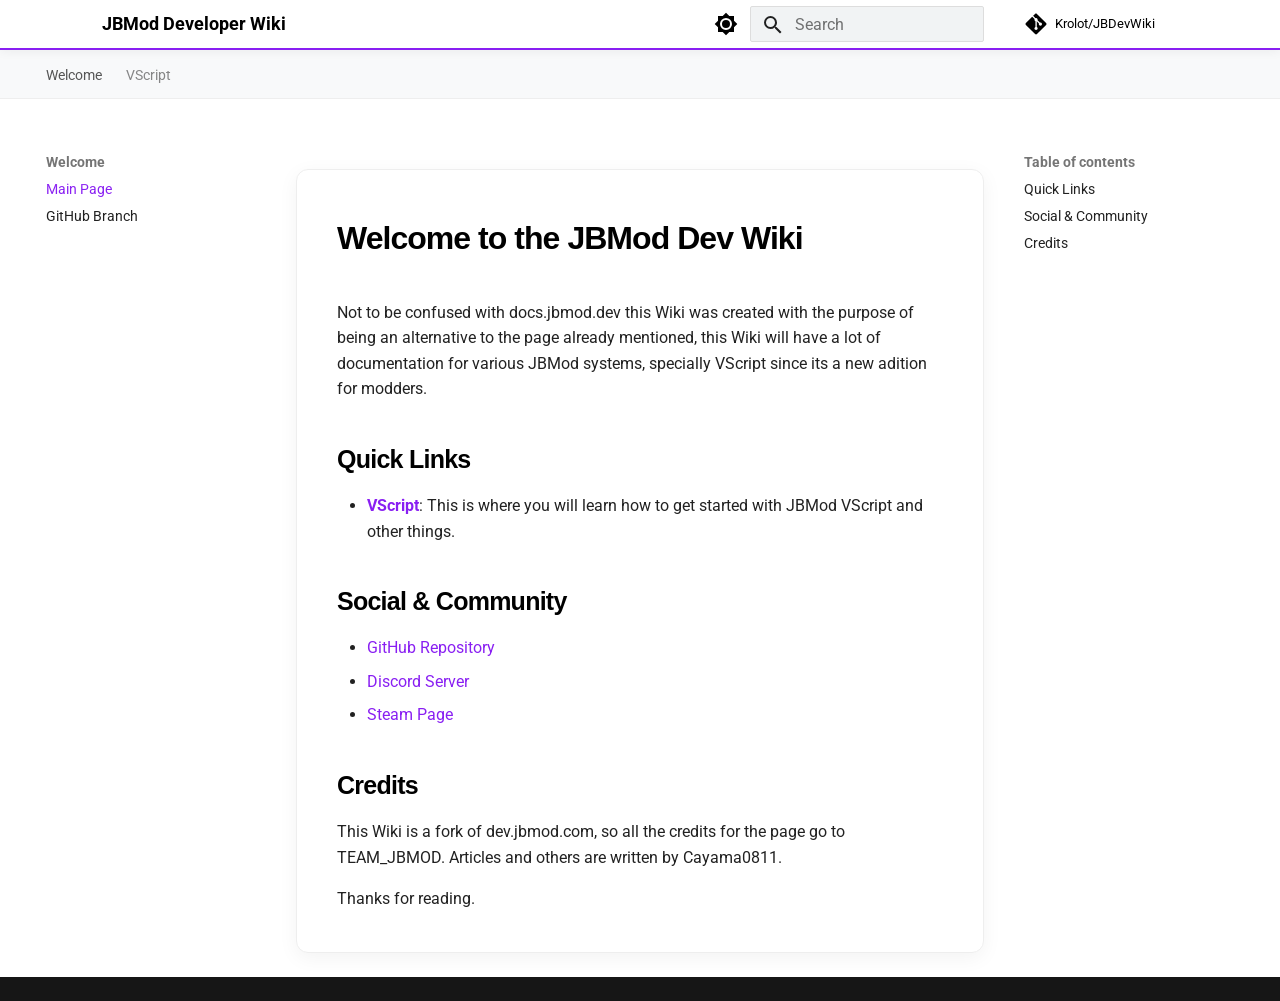
<file: index.html>
<!doctype html>
<html lang="en" class="no-js">
  <head>
    
      <meta charset="utf-8">
      <meta name="viewport" content="width=device-width,initial-scale=1">
      
      
      
        <link rel="canonical" href="https://krolot.github.io/JBDevWiki/">
      
      
      
        <link rel="next" href="welcome/github-branch/">
      
      
        
      
      
      <link rel="icon" href="assets/icons/favicon.png">
      <meta name="generator" content="mkdocs-1.6.1, mkdocs-material-9.7.6">
    
    
      
        <title>Main Page - JBMod Developer Wiki</title>
      
    
    
      <link rel="stylesheet" href="assets/stylesheets/main.484c7ddc.min.css">
      
        
        <link rel="stylesheet" href="assets/stylesheets/palette.ab4e12ef.min.css">
      
      


    
    
      
    
    
      
        
        
        <link rel="preconnect" href="https://fonts.gstatic.com" crossorigin>
        <link rel="stylesheet" href="https://fonts.googleapis.com/css?family=Roboto:300,300i,400,400i,700,700i%7CRoboto+Mono:400,400i,700,700i&display=fallback">
        <style>:root{--md-text-font:"Roboto";--md-code-font:"Roboto Mono"}</style>
      
    
    
      <link rel="stylesheet" href="stylesheets/extra.css">
    
    <script>__md_scope=new URL(".",location),__md_hash=e=>[...e].reduce(((e,_)=>(e<<5)-e+_.charCodeAt(0)),0),__md_get=(e,_=localStorage,t=__md_scope)=>JSON.parse(_.getItem(t.pathname+"."+e)),__md_set=(e,_,t=localStorage,a=__md_scope)=>{try{t.setItem(a.pathname+"."+e,JSON.stringify(_))}catch(e){}}</script>
    
      

    
    
  
<meta name="google-site-verification" content="t_3Oa-Dj4OanHpt51h4x54qx0YBinukEqbyBIhf-Pv0" />

  </head>
  
  
    
    
      
    
    
    
    
    <body dir="ltr" data-md-color-scheme="default" data-md-color-primary="white" data-md-color-accent="orange">
  
    
    <input class="md-toggle" data-md-toggle="drawer" type="checkbox" id="__drawer" autocomplete="off">
    <input class="md-toggle" data-md-toggle="search" type="checkbox" id="__search" autocomplete="off">
    <label class="md-overlay" for="__drawer"></label>
    <div data-md-component="skip">
      
        
        <a href="#welcome-to-the-jbmod-dev-wiki" class="md-skip">
          Skip to content
        </a>
      
    </div>
    <div data-md-component="announce">
      
    </div>
    
    
      

<header class="md-header" data-md-component="header">
  <nav class="md-header__inner md-grid" aria-label="Header">
    <a href="." title="JBMod Developer Wiki" class="md-header__button md-logo" aria-label="JBMod Developer Wiki" data-md-component="logo">
      
  <img src="assets/icons/logo.png" alt="logo">

    </a>
    <label class="md-header__button md-icon" for="__drawer">
      
      <svg xmlns="http://www.w3.org/2000/svg" viewBox="0 0 24 24"><path d="M3 6h18v2H3zm0 5h18v2H3zm0 5h18v2H3z"/></svg>
    </label>
    <div class="md-header__title" data-md-component="header-title">
      <div class="md-header__ellipsis">
        <div class="md-header__topic">
          <span class="md-ellipsis">
            JBMod Developer Wiki
          </span>
        </div>
        <div class="md-header__topic" data-md-component="header-topic">
          <span class="md-ellipsis">
            
              Main Page
            
          </span>
        </div>
      </div>
    </div>
    
      
        <form class="md-header__option" data-md-component="palette">
  
    
    
    
    <input class="md-option" data-md-color-media="(prefers-color-scheme: light)" data-md-color-scheme="default" data-md-color-primary="white" data-md-color-accent="orange"  aria-label="Switch to dark mode"  type="radio" name="__palette" id="__palette_0">
    
      <label class="md-header__button md-icon" title="Switch to dark mode" for="__palette_1" hidden>
        <svg xmlns="http://www.w3.org/2000/svg" viewBox="0 0 24 24"><path d="M12 8a4 4 0 0 0-4 4 4 4 0 0 0 4 4 4 4 0 0 0 4-4 4 4 0 0 0-4-4m0 10a6 6 0 0 1-6-6 6 6 0 0 1 6-6 6 6 0 0 1 6 6 6 6 0 0 1-6 6m8-9.31V4h-4.69L12 .69 8.69 4H4v4.69L.69 12 4 15.31V20h4.69L12 23.31 15.31 20H20v-4.69L23.31 12z"/></svg>
      </label>
    
  
    
    
    
    <input class="md-option" data-md-color-media="(prefers-color-scheme: dark)" data-md-color-scheme="slate" data-md-color-primary="black" data-md-color-accent="orange"  aria-label="Switch to light mode"  type="radio" name="__palette" id="__palette_1">
    
      <label class="md-header__button md-icon" title="Switch to light mode" for="__palette_0" hidden>
        <svg xmlns="http://www.w3.org/2000/svg" viewBox="0 0 24 24"><path d="M12 18c-.89 0-1.74-.2-2.5-.55C11.56 16.5 13 14.42 13 12s-1.44-4.5-3.5-5.45C10.26 6.2 11.11 6 12 6a6 6 0 0 1 6 6 6 6 0 0 1-6 6m8-9.31V4h-4.69L12 .69 8.69 4H4v4.69L.69 12 4 15.31V20h4.69L12 23.31 15.31 20H20v-4.69L23.31 12z"/></svg>
      </label>
    
  
</form>
      
    
    
      <script>var palette=__md_get("__palette");if(palette&&palette.color){if("(prefers-color-scheme)"===palette.color.media){var media=matchMedia("(prefers-color-scheme: light)"),input=document.querySelector(media.matches?"[data-md-color-media='(prefers-color-scheme: light)']":"[data-md-color-media='(prefers-color-scheme: dark)']");palette.color.media=input.getAttribute("data-md-color-media"),palette.color.scheme=input.getAttribute("data-md-color-scheme"),palette.color.primary=input.getAttribute("data-md-color-primary"),palette.color.accent=input.getAttribute("data-md-color-accent")}for(var[key,value]of Object.entries(palette.color))document.body.setAttribute("data-md-color-"+key,value)}</script>
    
    
    
      
      
        <label class="md-header__button md-icon" for="__search">
          
          <svg xmlns="http://www.w3.org/2000/svg" viewBox="0 0 24 24"><path d="M9.5 3A6.5 6.5 0 0 1 16 9.5c0 1.61-.59 3.09-1.56 4.23l.27.27h.79l5 5-1.5 1.5-5-5v-.79l-.27-.27A6.52 6.52 0 0 1 9.5 16 6.5 6.5 0 0 1 3 9.5 6.5 6.5 0 0 1 9.5 3m0 2C7 5 5 7 5 9.5S7 14 9.5 14 14 12 14 9.5 12 5 9.5 5"/></svg>
        </label>
        <div class="md-search" data-md-component="search" role="dialog">
  <label class="md-search__overlay" for="__search"></label>
  <div class="md-search__inner" role="search">
    <form class="md-search__form" name="search">
      <input type="text" class="md-search__input" name="query" aria-label="Search" placeholder="Search" autocapitalize="off" autocorrect="off" autocomplete="off" spellcheck="false" data-md-component="search-query" required>
      <label class="md-search__icon md-icon" for="__search">
        
        <svg xmlns="http://www.w3.org/2000/svg" viewBox="0 0 24 24"><path d="M9.5 3A6.5 6.5 0 0 1 16 9.5c0 1.61-.59 3.09-1.56 4.23l.27.27h.79l5 5-1.5 1.5-5-5v-.79l-.27-.27A6.52 6.52 0 0 1 9.5 16 6.5 6.5 0 0 1 3 9.5 6.5 6.5 0 0 1 9.5 3m0 2C7 5 5 7 5 9.5S7 14 9.5 14 14 12 14 9.5 12 5 9.5 5"/></svg>
        
        <svg xmlns="http://www.w3.org/2000/svg" viewBox="0 0 24 24"><path d="M20 11v2H8l5.5 5.5-1.42 1.42L4.16 12l7.92-7.92L13.5 5.5 8 11z"/></svg>
      </label>
      <nav class="md-search__options" aria-label="Search">
        
        <button type="reset" class="md-search__icon md-icon" title="Clear" aria-label="Clear" tabindex="-1">
          
          <svg xmlns="http://www.w3.org/2000/svg" viewBox="0 0 24 24"><path d="M19 6.41 17.59 5 12 10.59 6.41 5 5 6.41 10.59 12 5 17.59 6.41 19 12 13.41 17.59 19 19 17.59 13.41 12z"/></svg>
        </button>
      </nav>
      
        <div class="md-search__suggest" data-md-component="search-suggest"></div>
      
    </form>
    <div class="md-search__output">
      <div class="md-search__scrollwrap" tabindex="0" data-md-scrollfix>
        <div class="md-search-result" data-md-component="search-result">
          <div class="md-search-result__meta">
            Initializing search
          </div>
          <ol class="md-search-result__list" role="presentation"></ol>
        </div>
      </div>
    </div>
  </div>
</div>
      
    
    
      <div class="md-header__source">
        <a href="https://github.com/Krolot/JBDevWiki" title="Go to repository" class="md-source" data-md-component="source">
  <div class="md-source__icon md-icon">
    
    <svg xmlns="http://www.w3.org/2000/svg" viewBox="0 0 448 512"><!--! Font Awesome Free 7.1.0 by @fontawesome - https://fontawesome.com License - https://fontawesome.com/license/free (Icons: CC BY 4.0, Fonts: SIL OFL 1.1, Code: MIT License) Copyright 2025 Fonticons, Inc.--><path d="M439.6 236.1 244 40.5c-5.4-5.5-12.8-8.5-20.4-8.5s-15 3-20.4 8.4L162.5 81l51.5 51.5c27.1-9.1 52.7 16.8 43.4 43.7l49.7 49.7c34.2-11.8 61.2 31 35.5 56.7-26.5 26.5-70.2-2.9-56-37.3L240.3 199v121.9c25.3 12.5 22.3 41.8 9.1 55-6.4 6.4-15.2 10.1-24.3 10.1s-17.8-3.6-24.3-10.1c-17.6-17.6-11.1-46.9 11.2-56v-123c-20.8-8.5-24.6-30.7-18.6-45L142.6 101 8.5 235.1C3 240.6 0 247.9 0 255.5s3 15 8.5 20.4l195.6 195.7c5.4 5.4 12.7 8.4 20.4 8.4s15-3 20.4-8.4l194.7-194.7c5.4-5.4 8.4-12.8 8.4-20.4s-3-15-8.4-20.4"/></svg>
  </div>
  <div class="md-source__repository">
    Krolot/JBDevWiki
  </div>
</a>
      </div>
    
  </nav>
  
</header>
    
    <div class="md-container" data-md-component="container">
      
      
        
          
            
<nav class="md-tabs" aria-label="Tabs" data-md-component="tabs">
  <div class="md-grid">
    <ul class="md-tabs__list">
      
        
  
  
  
    
  
  
    
    
      <li class="md-tabs__item md-tabs__item--active">
        <a href="." class="md-tabs__link">
          
  
  
  Welcome

        </a>
      </li>
    
  

      
        
  
  
  
  
    
    
      <li class="md-tabs__item">
        <a href="vscript/vscript-main/" class="md-tabs__link">
          
  
  
  VScript

        </a>
      </li>
    
  

      
    </ul>
  </div>
</nav>
          
        
      
      <main class="md-main" data-md-component="main">
        <div class="md-main__inner md-grid">
          
            
              
              <div class="md-sidebar md-sidebar--primary" data-md-component="sidebar" data-md-type="navigation" >
                <div class="md-sidebar__scrollwrap">
                  <div class="md-sidebar__inner">
                    


  


<nav class="md-nav md-nav--primary md-nav--lifted" aria-label="Navigation" data-md-level="0">
  <label class="md-nav__title" for="__drawer">
    <a href="." title="JBMod Developer Wiki" class="md-nav__button md-logo" aria-label="JBMod Developer Wiki" data-md-component="logo">
      
  <img src="assets/icons/logo.png" alt="logo">

    </a>
    JBMod Developer Wiki
  </label>
  
    <div class="md-nav__source">
      <a href="https://github.com/Krolot/JBDevWiki" title="Go to repository" class="md-source" data-md-component="source">
  <div class="md-source__icon md-icon">
    
    <svg xmlns="http://www.w3.org/2000/svg" viewBox="0 0 448 512"><!--! Font Awesome Free 7.1.0 by @fontawesome - https://fontawesome.com License - https://fontawesome.com/license/free (Icons: CC BY 4.0, Fonts: SIL OFL 1.1, Code: MIT License) Copyright 2025 Fonticons, Inc.--><path d="M439.6 236.1 244 40.5c-5.4-5.5-12.8-8.5-20.4-8.5s-15 3-20.4 8.4L162.5 81l51.5 51.5c27.1-9.1 52.7 16.8 43.4 43.7l49.7 49.7c34.2-11.8 61.2 31 35.5 56.7-26.5 26.5-70.2-2.9-56-37.3L240.3 199v121.9c25.3 12.5 22.3 41.8 9.1 55-6.4 6.4-15.2 10.1-24.3 10.1s-17.8-3.6-24.3-10.1c-17.6-17.6-11.1-46.9 11.2-56v-123c-20.8-8.5-24.6-30.7-18.6-45L142.6 101 8.5 235.1C3 240.6 0 247.9 0 255.5s3 15 8.5 20.4l195.6 195.7c5.4 5.4 12.7 8.4 20.4 8.4s15-3 20.4-8.4l194.7-194.7c5.4-5.4 8.4-12.8 8.4-20.4s-3-15-8.4-20.4"/></svg>
  </div>
  <div class="md-source__repository">
    Krolot/JBDevWiki
  </div>
</a>
    </div>
  
  <ul class="md-nav__list" data-md-scrollfix>
    
      
      
  
  
    
  
  
  
    
    
    
    
      
        
        
      
      
        
      
    
    
    <li class="md-nav__item md-nav__item--active md-nav__item--section md-nav__item--nested">
      
        
        
        <input class="md-nav__toggle md-toggle " type="checkbox" id="__nav_1" checked>
        
          
          <label class="md-nav__link" for="__nav_1" id="__nav_1_label" tabindex="">
            
  
  
  <span class="md-ellipsis">
    
  
    Welcome
  

    
  </span>
  
  

            <span class="md-nav__icon md-icon"></span>
          </label>
        
        <nav class="md-nav" data-md-level="1" aria-labelledby="__nav_1_label" aria-expanded="true">
          <label class="md-nav__title" for="__nav_1">
            <span class="md-nav__icon md-icon"></span>
            
  
    Welcome
  

          </label>
          <ul class="md-nav__list" data-md-scrollfix>
            
              
                
  
  
    
  
  
  
    <li class="md-nav__item md-nav__item--active">
      
      <input class="md-nav__toggle md-toggle" type="checkbox" id="__toc">
      
      
        
      
      
        <label class="md-nav__link md-nav__link--active" for="__toc">
          
  
  
  <span class="md-ellipsis">
    
  
    Main Page
  

    
  </span>
  
  

          <span class="md-nav__icon md-icon"></span>
        </label>
      
      <a href="." class="md-nav__link md-nav__link--active">
        
  
  
  <span class="md-ellipsis">
    
  
    Main Page
  

    
  </span>
  
  

      </a>
      
        

<nav class="md-nav md-nav--secondary" aria-label="Table of contents">
  
  
  
    
  
  
    <label class="md-nav__title" for="__toc">
      <span class="md-nav__icon md-icon"></span>
      Table of contents
    </label>
    <ul class="md-nav__list" data-md-component="toc" data-md-scrollfix>
      
        <li class="md-nav__item">
  <a href="#quick-links" class="md-nav__link">
    <span class="md-ellipsis">
      
        Quick Links
      
    </span>
  </a>
  
</li>
      
        <li class="md-nav__item">
  <a href="#social-community" class="md-nav__link">
    <span class="md-ellipsis">
      
        Social &amp; Community
      
    </span>
  </a>
  
</li>
      
        <li class="md-nav__item">
  <a href="#credits" class="md-nav__link">
    <span class="md-ellipsis">
      
        Credits
      
    </span>
  </a>
  
</li>
      
    </ul>
  
</nav>
      
    </li>
  

              
            
              
                
  
  
  
  
    <li class="md-nav__item">
      <a href="welcome/github-branch/" class="md-nav__link">
        
  
  
  <span class="md-ellipsis">
    
  
    GitHub Branch
  

    
  </span>
  
  

      </a>
    </li>
  

              
            
          </ul>
        </nav>
      
    </li>
  

    
      
      
  
  
  
  
    
    
    
    
      
      
        
      
    
    
    <li class="md-nav__item md-nav__item--nested">
      
        
        
        <input class="md-nav__toggle md-toggle " type="checkbox" id="__nav_2" >
        
          
          <label class="md-nav__link" for="__nav_2" id="__nav_2_label" tabindex="0">
            
  
  
  <span class="md-ellipsis">
    
  
    VScript
  

    
  </span>
  
  

            <span class="md-nav__icon md-icon"></span>
          </label>
        
        <nav class="md-nav" data-md-level="1" aria-labelledby="__nav_2_label" aria-expanded="false">
          <label class="md-nav__title" for="__nav_2">
            <span class="md-nav__icon md-icon"></span>
            
  
    VScript
  

          </label>
          <ul class="md-nav__list" data-md-scrollfix>
            
              
                
  
  
  
  
    <li class="md-nav__item">
      <a href="vscript/vscript-main/" class="md-nav__link">
        
  
  
  <span class="md-ellipsis">
    
  
    VScript Main
  

    
  </span>
  
  

      </a>
    </li>
  

              
            
              
                
  
  
  
  
    <li class="md-nav__item">
      <a href="vscript/vscript-learn/" class="md-nav__link">
        
  
  
  <span class="md-ellipsis">
    
  
    Basic VScript
  

    
  </span>
  
  

      </a>
    </li>
  

              
            
              
                
  
  
  
  
    <li class="md-nav__item">
      <a href="vscript/vscript-jbmod/" class="md-nav__link">
        
  
  
  <span class="md-ellipsis">
    
  
    VScript on JBMod
  

    
  </span>
  
  

      </a>
    </li>
  

              
            
          </ul>
        </nav>
      
    </li>
  

    
  </ul>
</nav>
                  </div>
                </div>
              </div>
            
            
              
              <div class="md-sidebar md-sidebar--secondary" data-md-component="sidebar" data-md-type="toc" >
                <div class="md-sidebar__scrollwrap">
                  <div class="md-sidebar__inner">
                    

<nav class="md-nav md-nav--secondary" aria-label="Table of contents">
  
  
  
    
  
  
    <label class="md-nav__title" for="__toc">
      <span class="md-nav__icon md-icon"></span>
      Table of contents
    </label>
    <ul class="md-nav__list" data-md-component="toc" data-md-scrollfix>
      
        <li class="md-nav__item">
  <a href="#quick-links" class="md-nav__link">
    <span class="md-ellipsis">
      
        Quick Links
      
    </span>
  </a>
  
</li>
      
        <li class="md-nav__item">
  <a href="#social-community" class="md-nav__link">
    <span class="md-ellipsis">
      
        Social &amp; Community
      
    </span>
  </a>
  
</li>
      
        <li class="md-nav__item">
  <a href="#credits" class="md-nav__link">
    <span class="md-ellipsis">
      
        Credits
      
    </span>
  </a>
  
</li>
      
    </ul>
  
</nav>
                  </div>
                </div>
              </div>
            
          
          
            <div class="md-content" data-md-component="content">
              
              <article class="md-content__inner md-typeset">
                
                  


  
  


<h1 id="welcome-to-the-jbmod-dev-wiki">Welcome to the JBMod Dev Wiki<a class="headerlink" href="#welcome-to-the-jbmod-dev-wiki" title="Permanent link">&para;</a></h1>
<p>Not to be confused with docs.jbmod.dev this Wiki was created with the purpose of being an alternative to the page already mentioned, this Wiki will have a lot of documentation for various JBMod systems, specially VScript since its a new adition for modders.</p>
<h2 id="quick-links">Quick Links<a class="headerlink" href="#quick-links" title="Permanent link">&para;</a></h2>
<ul>
<li><strong><a href="vscript/vscript-main/">VScript</a></strong>: This is where you will learn how to get started with JBMod VScript and other things.</li>
</ul>
<h2 id="social-community">Social &amp; Community<a class="headerlink" href="#social-community" title="Permanent link">&para;</a></h2>
<ul>
<li><a href="https://github.com/jbmod/jbmod-src">GitHub Repository</a></li>
<li><a href="https://www.jbmod.com/discord">Discord Server</a></li>
<li><a href="https://store.steampowered.com/app/2158860/JBMod/">Steam Page</a></li>
</ul>
<h2 id="credits">Credits<a class="headerlink" href="#credits" title="Permanent link">&para;</a></h2>
<p>This Wiki is a fork of dev.jbmod.com, so all the credits for the page go to TEAM_JBMOD.
Articles and others are written by Cayama0811.</p>
<p>Thanks for reading.</p>












                
              </article>
            </div>
          
          
<script>var target=document.getElementById(location.hash.slice(1));target&&target.name&&(target.checked=target.name.startsWith("__tabbed_"))</script>
        </div>
        
          <button type="button" class="md-top md-icon" data-md-component="top" hidden>
  
  <svg xmlns="http://www.w3.org/2000/svg" viewBox="0 0 24 24"><path d="M13 20h-2V8l-5.5 5.5-1.42-1.42L12 4.16l7.92 7.92-1.42 1.42L13 8z"/></svg>
  Back to top
</button>
        
      </main>
      
        <footer class="md-footer">
  
  <div class="md-footer-meta md-typeset">
    <div class="md-footer-meta__inner md-grid">
      <div class="md-copyright">
  
  
</div>
      
    </div>
  </div>
</footer>
      
    </div>
    <div class="md-dialog" data-md-component="dialog">
      <div class="md-dialog__inner md-typeset"></div>
    </div>
    
    
    
      
      
      <script id="__config" type="application/json">{"annotate": null, "base": ".", "features": ["navigation.tabs", "navigation.sections", "navigation.top", "navigation.tracking", "search.suggest", "search.highlight", "content.code.copy", "content.code.annotate"], "search": "assets/javascripts/workers/search.2c215733.min.js", "tags": null, "translations": {"clipboard.copied": "Copied to clipboard", "clipboard.copy": "Copy to clipboard", "search.result.more.one": "1 more on this page", "search.result.more.other": "# more on this page", "search.result.none": "No matching documents", "search.result.one": "1 matching document", "search.result.other": "# matching documents", "search.result.placeholder": "Type to start searching", "search.result.term.missing": "Missing", "select.version": "Select version"}, "version": null}</script>
    
    
      <script src="assets/javascripts/bundle.79ae519e.min.js"></script>
      
    
  </body>
</html>
</file>
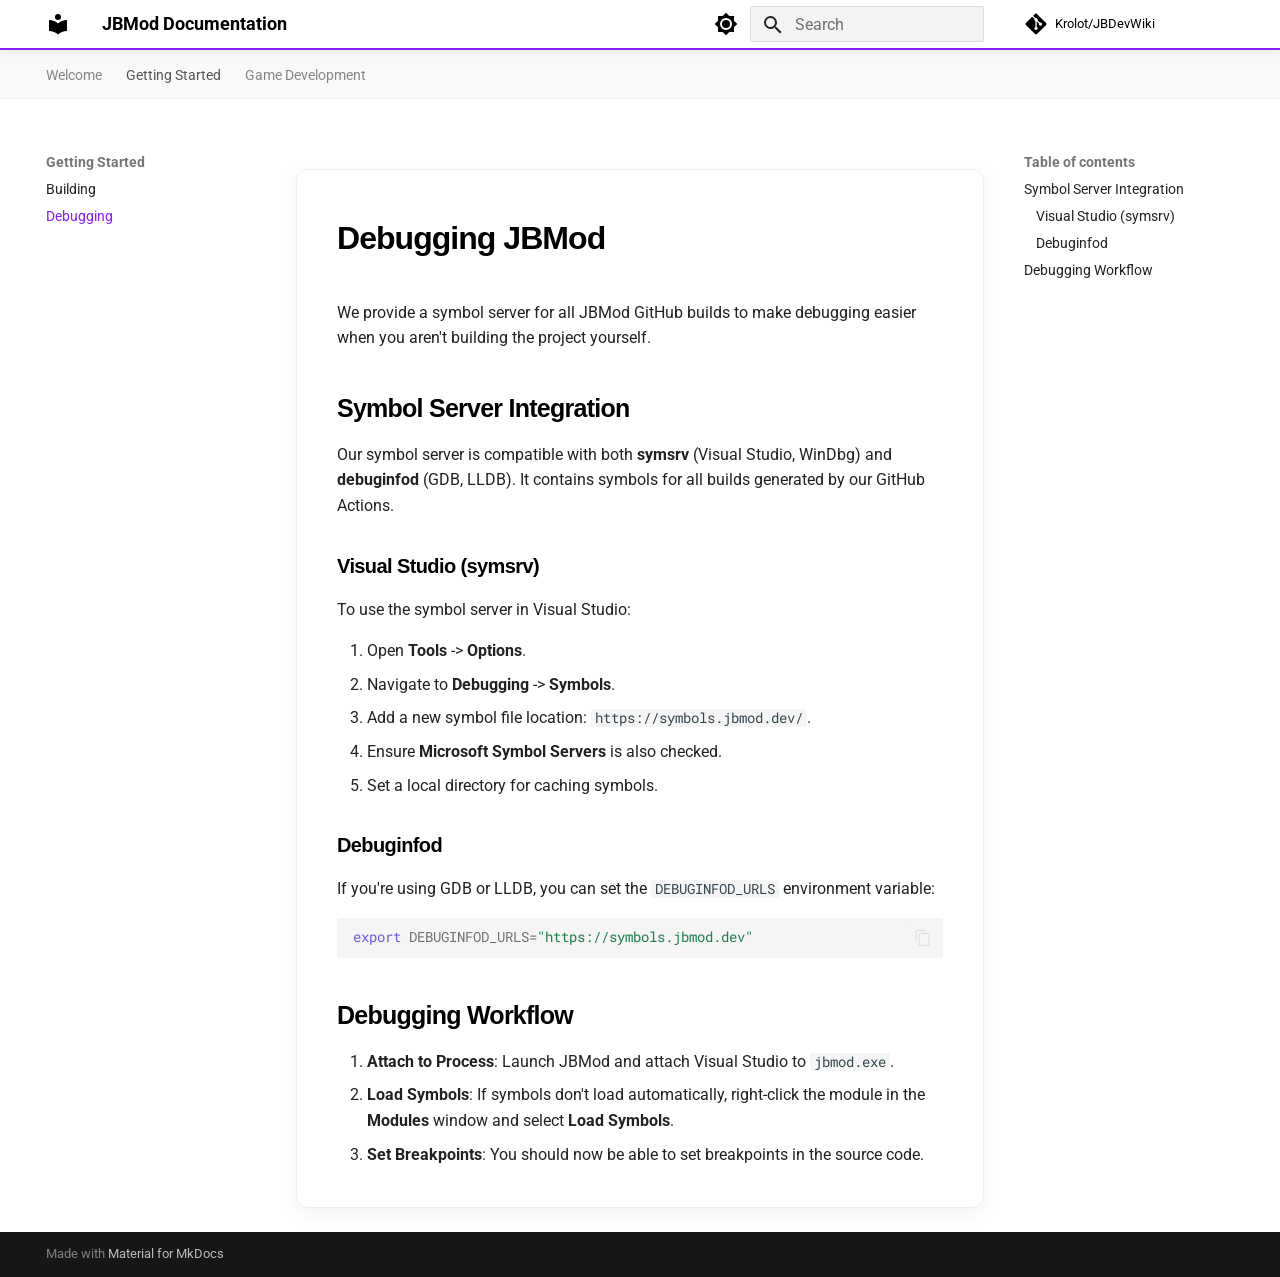
<file: getting-started/debugging/index.html>
<!doctype html>
<html lang="en" class="no-js">
  <head>
    
      <meta charset="utf-8">
      <meta name="viewport" content="width=device-width,initial-scale=1">
      
      
      
        <link rel="canonical" href="https://krolot.github.io/JBDevWiki/getting-started/debugging/">
      
      
        <link rel="prev" href="../building/">
      
      
        <link rel="next" href="../../game/vscript/">
      
      
        
      
      
      <link rel="icon" href="../../assets/images/favicon.png">
      <meta name="generator" content="mkdocs-1.6.1, mkdocs-material-9.7.6">
    
    
      
        <title>Debugging - JBMod Documentation</title>
      
    
    
      <link rel="stylesheet" href="../../assets/stylesheets/main.484c7ddc.min.css">
      
        
        <link rel="stylesheet" href="../../assets/stylesheets/palette.ab4e12ef.min.css">
      
      


    
    
      
    
    
      
        
        
        <link rel="preconnect" href="https://fonts.gstatic.com" crossorigin>
        <link rel="stylesheet" href="https://fonts.googleapis.com/css?family=Roboto:300,300i,400,400i,700,700i%7CRoboto+Mono:400,400i,700,700i&display=fallback">
        <style>:root{--md-text-font:"Roboto";--md-code-font:"Roboto Mono"}</style>
      
    
    
      <link rel="stylesheet" href="../../stylesheets/extra.css">
    
    <script>__md_scope=new URL("../..",location),__md_hash=e=>[...e].reduce(((e,_)=>(e<<5)-e+_.charCodeAt(0)),0),__md_get=(e,_=localStorage,t=__md_scope)=>JSON.parse(_.getItem(t.pathname+"."+e)),__md_set=(e,_,t=localStorage,a=__md_scope)=>{try{t.setItem(a.pathname+"."+e,JSON.stringify(_))}catch(e){}}</script>
    
      

    
    
  </head>
  
  
    
    
      
    
    
    
    
    <body dir="ltr" data-md-color-scheme="default" data-md-color-primary="white" data-md-color-accent="orange">
  
    
    <input class="md-toggle" data-md-toggle="drawer" type="checkbox" id="__drawer" autocomplete="off">
    <input class="md-toggle" data-md-toggle="search" type="checkbox" id="__search" autocomplete="off">
    <label class="md-overlay" for="__drawer"></label>
    <div data-md-component="skip">
      
        
        <a href="#debugging-jbmod" class="md-skip">
          Skip to content
        </a>
      
    </div>
    <div data-md-component="announce">
      
    </div>
    
    
      

<header class="md-header" data-md-component="header">
  <nav class="md-header__inner md-grid" aria-label="Header">
    <a href="../.." title="JBMod Documentation" class="md-header__button md-logo" aria-label="JBMod Documentation" data-md-component="logo">
      
  
  <svg xmlns="http://www.w3.org/2000/svg" viewBox="0 0 24 24"><path d="M12 8a3 3 0 0 0 3-3 3 3 0 0 0-3-3 3 3 0 0 0-3 3 3 3 0 0 0 3 3m0 3.54C9.64 9.35 6.5 8 3 8v11c3.5 0 6.64 1.35 9 3.54 2.36-2.19 5.5-3.54 9-3.54V8c-3.5 0-6.64 1.35-9 3.54"/></svg>

    </a>
    <label class="md-header__button md-icon" for="__drawer">
      
      <svg xmlns="http://www.w3.org/2000/svg" viewBox="0 0 24 24"><path d="M3 6h18v2H3zm0 5h18v2H3zm0 5h18v2H3z"/></svg>
    </label>
    <div class="md-header__title" data-md-component="header-title">
      <div class="md-header__ellipsis">
        <div class="md-header__topic">
          <span class="md-ellipsis">
            JBMod Documentation
          </span>
        </div>
        <div class="md-header__topic" data-md-component="header-topic">
          <span class="md-ellipsis">
            
              Debugging
            
          </span>
        </div>
      </div>
    </div>
    
      
        <form class="md-header__option" data-md-component="palette">
  
    
    
    
    <input class="md-option" data-md-color-media="(prefers-color-scheme: light)" data-md-color-scheme="default" data-md-color-primary="white" data-md-color-accent="orange"  aria-label="Switch to dark mode"  type="radio" name="__palette" id="__palette_0">
    
      <label class="md-header__button md-icon" title="Switch to dark mode" for="__palette_1" hidden>
        <svg xmlns="http://www.w3.org/2000/svg" viewBox="0 0 24 24"><path d="M12 8a4 4 0 0 0-4 4 4 4 0 0 0 4 4 4 4 0 0 0 4-4 4 4 0 0 0-4-4m0 10a6 6 0 0 1-6-6 6 6 0 0 1 6-6 6 6 0 0 1 6 6 6 6 0 0 1-6 6m8-9.31V4h-4.69L12 .69 8.69 4H4v4.69L.69 12 4 15.31V20h4.69L12 23.31 15.31 20H20v-4.69L23.31 12z"/></svg>
      </label>
    
  
    
    
    
    <input class="md-option" data-md-color-media="(prefers-color-scheme: dark)" data-md-color-scheme="slate" data-md-color-primary="black" data-md-color-accent="orange"  aria-label="Switch to light mode"  type="radio" name="__palette" id="__palette_1">
    
      <label class="md-header__button md-icon" title="Switch to light mode" for="__palette_0" hidden>
        <svg xmlns="http://www.w3.org/2000/svg" viewBox="0 0 24 24"><path d="M12 18c-.89 0-1.74-.2-2.5-.55C11.56 16.5 13 14.42 13 12s-1.44-4.5-3.5-5.45C10.26 6.2 11.11 6 12 6a6 6 0 0 1 6 6 6 6 0 0 1-6 6m8-9.31V4h-4.69L12 .69 8.69 4H4v4.69L.69 12 4 15.31V20h4.69L12 23.31 15.31 20H20v-4.69L23.31 12z"/></svg>
      </label>
    
  
</form>
      
    
    
      <script>var palette=__md_get("__palette");if(palette&&palette.color){if("(prefers-color-scheme)"===palette.color.media){var media=matchMedia("(prefers-color-scheme: light)"),input=document.querySelector(media.matches?"[data-md-color-media='(prefers-color-scheme: light)']":"[data-md-color-media='(prefers-color-scheme: dark)']");palette.color.media=input.getAttribute("data-md-color-media"),palette.color.scheme=input.getAttribute("data-md-color-scheme"),palette.color.primary=input.getAttribute("data-md-color-primary"),palette.color.accent=input.getAttribute("data-md-color-accent")}for(var[key,value]of Object.entries(palette.color))document.body.setAttribute("data-md-color-"+key,value)}</script>
    
    
    
      
      
        <label class="md-header__button md-icon" for="__search">
          
          <svg xmlns="http://www.w3.org/2000/svg" viewBox="0 0 24 24"><path d="M9.5 3A6.5 6.5 0 0 1 16 9.5c0 1.61-.59 3.09-1.56 4.23l.27.27h.79l5 5-1.5 1.5-5-5v-.79l-.27-.27A6.52 6.52 0 0 1 9.5 16 6.5 6.5 0 0 1 3 9.5 6.5 6.5 0 0 1 9.5 3m0 2C7 5 5 7 5 9.5S7 14 9.5 14 14 12 14 9.5 12 5 9.5 5"/></svg>
        </label>
        <div class="md-search" data-md-component="search" role="dialog">
  <label class="md-search__overlay" for="__search"></label>
  <div class="md-search__inner" role="search">
    <form class="md-search__form" name="search">
      <input type="text" class="md-search__input" name="query" aria-label="Search" placeholder="Search" autocapitalize="off" autocorrect="off" autocomplete="off" spellcheck="false" data-md-component="search-query" required>
      <label class="md-search__icon md-icon" for="__search">
        
        <svg xmlns="http://www.w3.org/2000/svg" viewBox="0 0 24 24"><path d="M9.5 3A6.5 6.5 0 0 1 16 9.5c0 1.61-.59 3.09-1.56 4.23l.27.27h.79l5 5-1.5 1.5-5-5v-.79l-.27-.27A6.52 6.52 0 0 1 9.5 16 6.5 6.5 0 0 1 3 9.5 6.5 6.5 0 0 1 9.5 3m0 2C7 5 5 7 5 9.5S7 14 9.5 14 14 12 14 9.5 12 5 9.5 5"/></svg>
        
        <svg xmlns="http://www.w3.org/2000/svg" viewBox="0 0 24 24"><path d="M20 11v2H8l5.5 5.5-1.42 1.42L4.16 12l7.92-7.92L13.5 5.5 8 11z"/></svg>
      </label>
      <nav class="md-search__options" aria-label="Search">
        
        <button type="reset" class="md-search__icon md-icon" title="Clear" aria-label="Clear" tabindex="-1">
          
          <svg xmlns="http://www.w3.org/2000/svg" viewBox="0 0 24 24"><path d="M19 6.41 17.59 5 12 10.59 6.41 5 5 6.41 10.59 12 5 17.59 6.41 19 12 13.41 17.59 19 19 17.59 13.41 12z"/></svg>
        </button>
      </nav>
      
        <div class="md-search__suggest" data-md-component="search-suggest"></div>
      
    </form>
    <div class="md-search__output">
      <div class="md-search__scrollwrap" tabindex="0" data-md-scrollfix>
        <div class="md-search-result" data-md-component="search-result">
          <div class="md-search-result__meta">
            Initializing search
          </div>
          <ol class="md-search-result__list" role="presentation"></ol>
        </div>
      </div>
    </div>
  </div>
</div>
      
    
    
      <div class="md-header__source">
        <a href="https://github.com/Krolot/JBDevWiki" title="Go to repository" class="md-source" data-md-component="source">
  <div class="md-source__icon md-icon">
    
    <svg xmlns="http://www.w3.org/2000/svg" viewBox="0 0 448 512"><!--! Font Awesome Free 7.1.0 by @fontawesome - https://fontawesome.com License - https://fontawesome.com/license/free (Icons: CC BY 4.0, Fonts: SIL OFL 1.1, Code: MIT License) Copyright 2025 Fonticons, Inc.--><path d="M439.6 236.1 244 40.5c-5.4-5.5-12.8-8.5-20.4-8.5s-15 3-20.4 8.4L162.5 81l51.5 51.5c27.1-9.1 52.7 16.8 43.4 43.7l49.7 49.7c34.2-11.8 61.2 31 35.5 56.7-26.5 26.5-70.2-2.9-56-37.3L240.3 199v121.9c25.3 12.5 22.3 41.8 9.1 55-6.4 6.4-15.2 10.1-24.3 10.1s-17.8-3.6-24.3-10.1c-17.6-17.6-11.1-46.9 11.2-56v-123c-20.8-8.5-24.6-30.7-18.6-45L142.6 101 8.5 235.1C3 240.6 0 247.9 0 255.5s3 15 8.5 20.4l195.6 195.7c5.4 5.4 12.7 8.4 20.4 8.4s15-3 20.4-8.4l194.7-194.7c5.4-5.4 8.4-12.8 8.4-20.4s-3-15-8.4-20.4"/></svg>
  </div>
  <div class="md-source__repository">
    Krolot/JBDevWiki
  </div>
</a>
      </div>
    
  </nav>
  
</header>
    
    <div class="md-container" data-md-component="container">
      
      
        
          
            
<nav class="md-tabs" aria-label="Tabs" data-md-component="tabs">
  <div class="md-grid">
    <ul class="md-tabs__list">
      
        
  
  
  
  
    <li class="md-tabs__item">
      <a href="../.." class="md-tabs__link">
        
  
  
    
  
  Welcome

      </a>
    </li>
  

      
        
  
  
  
    
  
  
    
    
      <li class="md-tabs__item md-tabs__item--active">
        <a href="../building/" class="md-tabs__link">
          
  
  
  Getting Started

        </a>
      </li>
    
  

      
        
  
  
  
  
    
    
      <li class="md-tabs__item">
        <a href="../../game/vscript/" class="md-tabs__link">
          
  
  
  Game Development

        </a>
      </li>
    
  

      
    </ul>
  </div>
</nav>
          
        
      
      <main class="md-main" data-md-component="main">
        <div class="md-main__inner md-grid">
          
            
              
              <div class="md-sidebar md-sidebar--primary" data-md-component="sidebar" data-md-type="navigation" >
                <div class="md-sidebar__scrollwrap">
                  <div class="md-sidebar__inner">
                    


  


<nav class="md-nav md-nav--primary md-nav--lifted" aria-label="Navigation" data-md-level="0">
  <label class="md-nav__title" for="__drawer">
    <a href="../.." title="JBMod Documentation" class="md-nav__button md-logo" aria-label="JBMod Documentation" data-md-component="logo">
      
  
  <svg xmlns="http://www.w3.org/2000/svg" viewBox="0 0 24 24"><path d="M12 8a3 3 0 0 0 3-3 3 3 0 0 0-3-3 3 3 0 0 0-3 3 3 3 0 0 0 3 3m0 3.54C9.64 9.35 6.5 8 3 8v11c3.5 0 6.64 1.35 9 3.54 2.36-2.19 5.5-3.54 9-3.54V8c-3.5 0-6.64 1.35-9 3.54"/></svg>

    </a>
    JBMod Documentation
  </label>
  
    <div class="md-nav__source">
      <a href="https://github.com/Krolot/JBDevWiki" title="Go to repository" class="md-source" data-md-component="source">
  <div class="md-source__icon md-icon">
    
    <svg xmlns="http://www.w3.org/2000/svg" viewBox="0 0 448 512"><!--! Font Awesome Free 7.1.0 by @fontawesome - https://fontawesome.com License - https://fontawesome.com/license/free (Icons: CC BY 4.0, Fonts: SIL OFL 1.1, Code: MIT License) Copyright 2025 Fonticons, Inc.--><path d="M439.6 236.1 244 40.5c-5.4-5.5-12.8-8.5-20.4-8.5s-15 3-20.4 8.4L162.5 81l51.5 51.5c27.1-9.1 52.7 16.8 43.4 43.7l49.7 49.7c34.2-11.8 61.2 31 35.5 56.7-26.5 26.5-70.2-2.9-56-37.3L240.3 199v121.9c25.3 12.5 22.3 41.8 9.1 55-6.4 6.4-15.2 10.1-24.3 10.1s-17.8-3.6-24.3-10.1c-17.6-17.6-11.1-46.9 11.2-56v-123c-20.8-8.5-24.6-30.7-18.6-45L142.6 101 8.5 235.1C3 240.6 0 247.9 0 255.5s3 15 8.5 20.4l195.6 195.7c5.4 5.4 12.7 8.4 20.4 8.4s15-3 20.4-8.4l194.7-194.7c5.4-5.4 8.4-12.8 8.4-20.4s-3-15-8.4-20.4"/></svg>
  </div>
  <div class="md-source__repository">
    Krolot/JBDevWiki
  </div>
</a>
    </div>
  
  <ul class="md-nav__list" data-md-scrollfix>
    
      
      
  
  
  
  
    <li class="md-nav__item">
      <a href="../.." class="md-nav__link">
        
  
  
  <span class="md-ellipsis">
    
  
    Welcome
  

    
  </span>
  
  

      </a>
    </li>
  

    
      
      
  
  
    
  
  
  
    
    
    
    
      
        
        
      
      
        
      
    
    
    <li class="md-nav__item md-nav__item--active md-nav__item--section md-nav__item--nested">
      
        
        
        <input class="md-nav__toggle md-toggle " type="checkbox" id="__nav_2" checked>
        
          
          <label class="md-nav__link" for="__nav_2" id="__nav_2_label" tabindex="">
            
  
  
  <span class="md-ellipsis">
    
  
    Getting Started
  

    
  </span>
  
  

            <span class="md-nav__icon md-icon"></span>
          </label>
        
        <nav class="md-nav" data-md-level="1" aria-labelledby="__nav_2_label" aria-expanded="true">
          <label class="md-nav__title" for="__nav_2">
            <span class="md-nav__icon md-icon"></span>
            
  
    Getting Started
  

          </label>
          <ul class="md-nav__list" data-md-scrollfix>
            
              
                
  
  
  
  
    <li class="md-nav__item">
      <a href="../building/" class="md-nav__link">
        
  
  
  <span class="md-ellipsis">
    
  
    Building
  

    
  </span>
  
  

      </a>
    </li>
  

              
            
              
                
  
  
    
  
  
  
    <li class="md-nav__item md-nav__item--active">
      
      <input class="md-nav__toggle md-toggle" type="checkbox" id="__toc">
      
      
        
      
      
        <label class="md-nav__link md-nav__link--active" for="__toc">
          
  
  
  <span class="md-ellipsis">
    
  
    Debugging
  

    
  </span>
  
  

          <span class="md-nav__icon md-icon"></span>
        </label>
      
      <a href="./" class="md-nav__link md-nav__link--active">
        
  
  
  <span class="md-ellipsis">
    
  
    Debugging
  

    
  </span>
  
  

      </a>
      
        

<nav class="md-nav md-nav--secondary" aria-label="Table of contents">
  
  
  
    
  
  
    <label class="md-nav__title" for="__toc">
      <span class="md-nav__icon md-icon"></span>
      Table of contents
    </label>
    <ul class="md-nav__list" data-md-component="toc" data-md-scrollfix>
      
        <li class="md-nav__item">
  <a href="#symbol-server-integration" class="md-nav__link">
    <span class="md-ellipsis">
      
        Symbol Server Integration
      
    </span>
  </a>
  
    <nav class="md-nav" aria-label="Symbol Server Integration">
      <ul class="md-nav__list">
        
          <li class="md-nav__item">
  <a href="#visual-studio-symsrv" class="md-nav__link">
    <span class="md-ellipsis">
      
        Visual Studio (symsrv)
      
    </span>
  </a>
  
</li>
        
          <li class="md-nav__item">
  <a href="#debuginfod" class="md-nav__link">
    <span class="md-ellipsis">
      
        Debuginfod
      
    </span>
  </a>
  
</li>
        
      </ul>
    </nav>
  
</li>
      
        <li class="md-nav__item">
  <a href="#debugging-workflow" class="md-nav__link">
    <span class="md-ellipsis">
      
        Debugging Workflow
      
    </span>
  </a>
  
</li>
      
    </ul>
  
</nav>
      
    </li>
  

              
            
          </ul>
        </nav>
      
    </li>
  

    
      
      
  
  
  
  
    
    
    
    
      
      
        
      
    
    
    <li class="md-nav__item md-nav__item--nested">
      
        
        
        <input class="md-nav__toggle md-toggle " type="checkbox" id="__nav_3" >
        
          
          <label class="md-nav__link" for="__nav_3" id="__nav_3_label" tabindex="0">
            
  
  
  <span class="md-ellipsis">
    
  
    Game Development
  

    
  </span>
  
  

            <span class="md-nav__icon md-icon"></span>
          </label>
        
        <nav class="md-nav" data-md-level="1" aria-labelledby="__nav_3_label" aria-expanded="false">
          <label class="md-nav__title" for="__nav_3">
            <span class="md-nav__icon md-icon"></span>
            
  
    Game Development
  

          </label>
          <ul class="md-nav__list" data-md-scrollfix>
            
              
                
  
  
  
  
    <li class="md-nav__item">
      <a href="../../game/vscript/" class="md-nav__link">
        
  
  
  <span class="md-ellipsis">
    
  
    VScript
  

    
  </span>
  
  

      </a>
    </li>
  

              
            
          </ul>
        </nav>
      
    </li>
  

    
  </ul>
</nav>
                  </div>
                </div>
              </div>
            
            
              
              <div class="md-sidebar md-sidebar--secondary" data-md-component="sidebar" data-md-type="toc" >
                <div class="md-sidebar__scrollwrap">
                  <div class="md-sidebar__inner">
                    

<nav class="md-nav md-nav--secondary" aria-label="Table of contents">
  
  
  
    
  
  
    <label class="md-nav__title" for="__toc">
      <span class="md-nav__icon md-icon"></span>
      Table of contents
    </label>
    <ul class="md-nav__list" data-md-component="toc" data-md-scrollfix>
      
        <li class="md-nav__item">
  <a href="#symbol-server-integration" class="md-nav__link">
    <span class="md-ellipsis">
      
        Symbol Server Integration
      
    </span>
  </a>
  
    <nav class="md-nav" aria-label="Symbol Server Integration">
      <ul class="md-nav__list">
        
          <li class="md-nav__item">
  <a href="#visual-studio-symsrv" class="md-nav__link">
    <span class="md-ellipsis">
      
        Visual Studio (symsrv)
      
    </span>
  </a>
  
</li>
        
          <li class="md-nav__item">
  <a href="#debuginfod" class="md-nav__link">
    <span class="md-ellipsis">
      
        Debuginfod
      
    </span>
  </a>
  
</li>
        
      </ul>
    </nav>
  
</li>
      
        <li class="md-nav__item">
  <a href="#debugging-workflow" class="md-nav__link">
    <span class="md-ellipsis">
      
        Debugging Workflow
      
    </span>
  </a>
  
</li>
      
    </ul>
  
</nav>
                  </div>
                </div>
              </div>
            
          
          
            <div class="md-content" data-md-component="content">
              
              <article class="md-content__inner md-typeset">
                
                  


  
  


<h1 id="debugging-jbmod">Debugging JBMod<a class="headerlink" href="#debugging-jbmod" title="Permanent link">&para;</a></h1>
<p>We provide a symbol server for all JBMod GitHub builds to make debugging easier when you aren't building the project yourself.</p>
<h2 id="symbol-server-integration">Symbol Server Integration<a class="headerlink" href="#symbol-server-integration" title="Permanent link">&para;</a></h2>
<p>Our symbol server is compatible with both <strong>symsrv</strong> (Visual Studio, WinDbg) and <strong>debuginfod</strong> (GDB, LLDB). It contains symbols for all builds generated by our GitHub Actions.</p>
<h3 id="visual-studio-symsrv">Visual Studio (symsrv)<a class="headerlink" href="#visual-studio-symsrv" title="Permanent link">&para;</a></h3>
<p>To use the symbol server in Visual Studio:</p>
<ol>
<li>Open <strong>Tools</strong> -&gt; <strong>Options</strong>.</li>
<li>Navigate to <strong>Debugging</strong> -&gt; <strong>Symbols</strong>.</li>
<li>Add a new symbol file location: <code>https://symbols.jbmod.dev/</code>.</li>
<li>Ensure <strong>Microsoft Symbol Servers</strong> is also checked.</li>
<li>Set a local directory for caching symbols.</li>
</ol>
<h3 id="debuginfod">Debuginfod<a class="headerlink" href="#debuginfod" title="Permanent link">&para;</a></h3>
<p>If you're using GDB or LLDB, you can set the <code>DEBUGINFOD_URLS</code> environment variable:</p>
<div class="highlight"><pre><span></span><code><span class="nb">export</span><span class="w"> </span><span class="nv">DEBUGINFOD_URLS</span><span class="o">=</span><span class="s2">&quot;https://symbols.jbmod.dev&quot;</span>
</code></pre></div>
<h2 id="debugging-workflow">Debugging Workflow<a class="headerlink" href="#debugging-workflow" title="Permanent link">&para;</a></h2>
<ol>
<li><strong>Attach to Process</strong>: Launch JBMod and attach Visual Studio to <code>jbmod.exe</code>.</li>
<li><strong>Load Symbols</strong>: If symbols don't load automatically, right-click the module in the <strong>Modules</strong> window and select <strong>Load Symbols</strong>.</li>
<li><strong>Set Breakpoints</strong>: You should now be able to set breakpoints in the source code.</li>
</ol>












                
              </article>
            </div>
          
          
<script>var target=document.getElementById(location.hash.slice(1));target&&target.name&&(target.checked=target.name.startsWith("__tabbed_"))</script>
        </div>
        
          <button type="button" class="md-top md-icon" data-md-component="top" hidden>
  
  <svg xmlns="http://www.w3.org/2000/svg" viewBox="0 0 24 24"><path d="M13 20h-2V8l-5.5 5.5-1.42-1.42L12 4.16l7.92 7.92-1.42 1.42L13 8z"/></svg>
  Back to top
</button>
        
      </main>
      
        <footer class="md-footer">
  
  <div class="md-footer-meta md-typeset">
    <div class="md-footer-meta__inner md-grid">
      <div class="md-copyright">
  
  
    Made with
    <a href="https://squidfunk.github.io/mkdocs-material/" target="_blank" rel="noopener">
      Material for MkDocs
    </a>
  
</div>
      
    </div>
  </div>
</footer>
      
    </div>
    <div class="md-dialog" data-md-component="dialog">
      <div class="md-dialog__inner md-typeset"></div>
    </div>
    
    
    
      
      
      <script id="__config" type="application/json">{"annotate": null, "base": "../..", "features": ["navigation.tabs", "navigation.sections", "navigation.top", "navigation.tracking", "search.suggest", "search.highlight", "content.code.copy", "content.code.annotate"], "search": "../../assets/javascripts/workers/search.2c215733.min.js", "tags": null, "translations": {"clipboard.copied": "Copied to clipboard", "clipboard.copy": "Copy to clipboard", "search.result.more.one": "1 more on this page", "search.result.more.other": "# more on this page", "search.result.none": "No matching documents", "search.result.one": "1 matching document", "search.result.other": "# matching documents", "search.result.placeholder": "Type to start searching", "search.result.term.missing": "Missing", "select.version": "Select version"}, "version": null}</script>
    
    
      <script src="../../assets/javascripts/bundle.79ae519e.min.js"></script>
      
    
  </body>
</html>
</file>
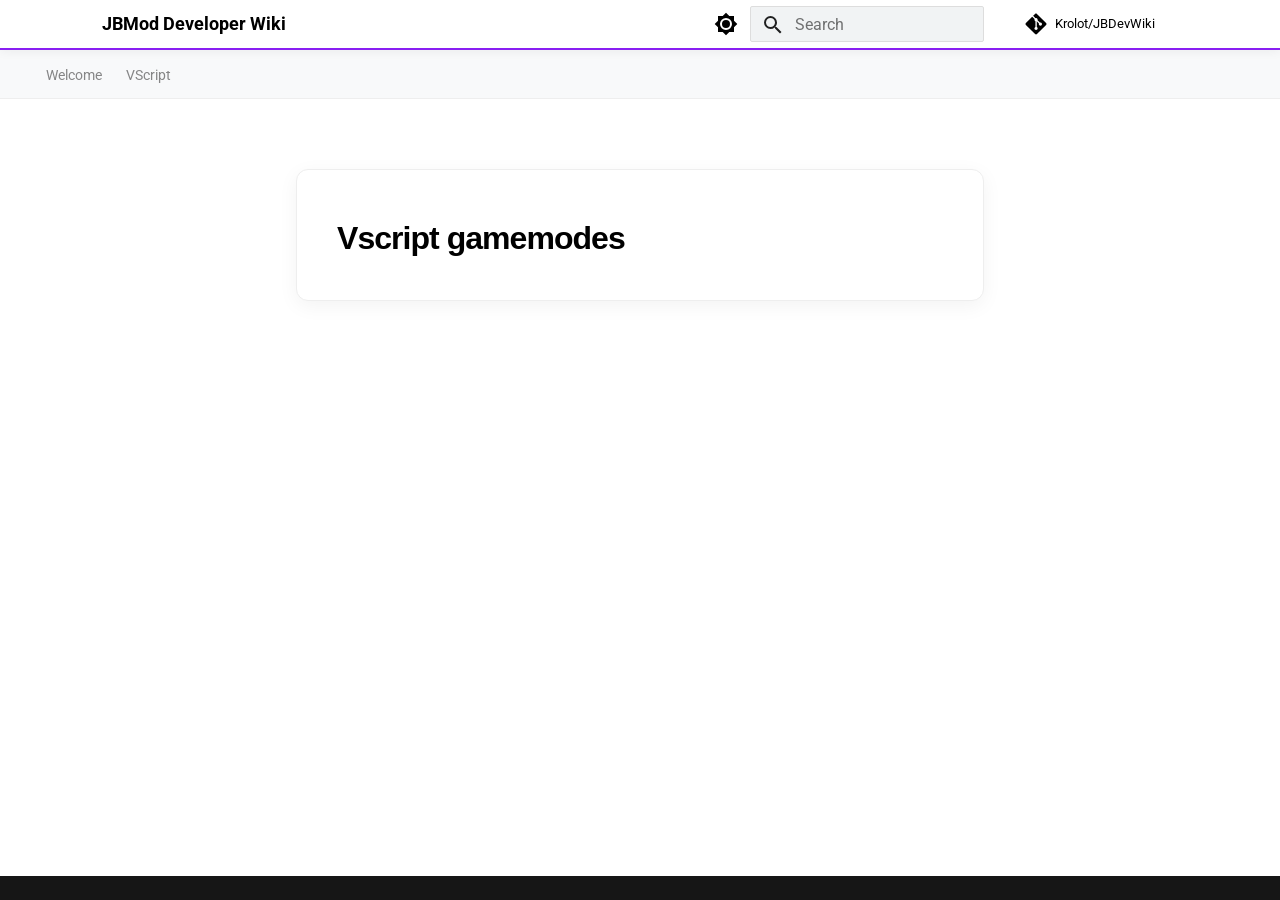
<file: vscript/vscript-gamemodes/index.html>
<!doctype html>
<html lang="en" class="no-js">
  <head>
    
      <meta charset="utf-8">
      <meta name="viewport" content="width=device-width,initial-scale=1">
      
      
      
        <link rel="canonical" href="https://krolot.github.io/JBDevWiki/vscript/vscript-gamemodes/">
      
      
      
      
        
      
      
      <link rel="icon" href="../../assets/icons/favicon.png">
      <meta name="generator" content="mkdocs-1.6.1, mkdocs-material-9.7.6">
    
    
      
        <title>Vscript gamemodes - JBMod Developer Wiki</title>
      
    
    
      <link rel="stylesheet" href="../../assets/stylesheets/main.484c7ddc.min.css">
      
        
        <link rel="stylesheet" href="../../assets/stylesheets/palette.ab4e12ef.min.css">
      
      


    
    
      
    
    
      
        
        
        <link rel="preconnect" href="https://fonts.gstatic.com" crossorigin>
        <link rel="stylesheet" href="https://fonts.googleapis.com/css?family=Roboto:300,300i,400,400i,700,700i%7CRoboto+Mono:400,400i,700,700i&display=fallback">
        <style>:root{--md-text-font:"Roboto";--md-code-font:"Roboto Mono"}</style>
      
    
    
      <link rel="stylesheet" href="../../stylesheets/extra.css">
    
    <script>__md_scope=new URL("../..",location),__md_hash=e=>[...e].reduce(((e,_)=>(e<<5)-e+_.charCodeAt(0)),0),__md_get=(e,_=localStorage,t=__md_scope)=>JSON.parse(_.getItem(t.pathname+"."+e)),__md_set=(e,_,t=localStorage,a=__md_scope)=>{try{t.setItem(a.pathname+"."+e,JSON.stringify(_))}catch(e){}}</script>
    
      

    
    
  
<meta name="google-site-verification" content="t_3Oa-Dj4OanHpt51h4x54qx0YBinukEqbyBIhf-Pv0" />

  </head>
  
  
    
    
      
    
    
    
    
    <body dir="ltr" data-md-color-scheme="default" data-md-color-primary="white" data-md-color-accent="orange">
  
    
    <input class="md-toggle" data-md-toggle="drawer" type="checkbox" id="__drawer" autocomplete="off">
    <input class="md-toggle" data-md-toggle="search" type="checkbox" id="__search" autocomplete="off">
    <label class="md-overlay" for="__drawer"></label>
    <div data-md-component="skip">
      
    </div>
    <div data-md-component="announce">
      
    </div>
    
    
      

<header class="md-header" data-md-component="header">
  <nav class="md-header__inner md-grid" aria-label="Header">
    <a href="../.." title="JBMod Developer Wiki" class="md-header__button md-logo" aria-label="JBMod Developer Wiki" data-md-component="logo">
      
  <img src="../../assets/icons/logo.png" alt="logo">

    </a>
    <label class="md-header__button md-icon" for="__drawer">
      
      <svg xmlns="http://www.w3.org/2000/svg" viewBox="0 0 24 24"><path d="M3 6h18v2H3zm0 5h18v2H3zm0 5h18v2H3z"/></svg>
    </label>
    <div class="md-header__title" data-md-component="header-title">
      <div class="md-header__ellipsis">
        <div class="md-header__topic">
          <span class="md-ellipsis">
            JBMod Developer Wiki
          </span>
        </div>
        <div class="md-header__topic" data-md-component="header-topic">
          <span class="md-ellipsis">
            
              Vscript gamemodes
            
          </span>
        </div>
      </div>
    </div>
    
      
        <form class="md-header__option" data-md-component="palette">
  
    
    
    
    <input class="md-option" data-md-color-media="(prefers-color-scheme: light)" data-md-color-scheme="default" data-md-color-primary="white" data-md-color-accent="orange"  aria-label="Switch to dark mode"  type="radio" name="__palette" id="__palette_0">
    
      <label class="md-header__button md-icon" title="Switch to dark mode" for="__palette_1" hidden>
        <svg xmlns="http://www.w3.org/2000/svg" viewBox="0 0 24 24"><path d="M12 8a4 4 0 0 0-4 4 4 4 0 0 0 4 4 4 4 0 0 0 4-4 4 4 0 0 0-4-4m0 10a6 6 0 0 1-6-6 6 6 0 0 1 6-6 6 6 0 0 1 6 6 6 6 0 0 1-6 6m8-9.31V4h-4.69L12 .69 8.69 4H4v4.69L.69 12 4 15.31V20h4.69L12 23.31 15.31 20H20v-4.69L23.31 12z"/></svg>
      </label>
    
  
    
    
    
    <input class="md-option" data-md-color-media="(prefers-color-scheme: dark)" data-md-color-scheme="slate" data-md-color-primary="black" data-md-color-accent="orange"  aria-label="Switch to light mode"  type="radio" name="__palette" id="__palette_1">
    
      <label class="md-header__button md-icon" title="Switch to light mode" for="__palette_0" hidden>
        <svg xmlns="http://www.w3.org/2000/svg" viewBox="0 0 24 24"><path d="M12 18c-.89 0-1.74-.2-2.5-.55C11.56 16.5 13 14.42 13 12s-1.44-4.5-3.5-5.45C10.26 6.2 11.11 6 12 6a6 6 0 0 1 6 6 6 6 0 0 1-6 6m8-9.31V4h-4.69L12 .69 8.69 4H4v4.69L.69 12 4 15.31V20h4.69L12 23.31 15.31 20H20v-4.69L23.31 12z"/></svg>
      </label>
    
  
</form>
      
    
    
      <script>var palette=__md_get("__palette");if(palette&&palette.color){if("(prefers-color-scheme)"===palette.color.media){var media=matchMedia("(prefers-color-scheme: light)"),input=document.querySelector(media.matches?"[data-md-color-media='(prefers-color-scheme: light)']":"[data-md-color-media='(prefers-color-scheme: dark)']");palette.color.media=input.getAttribute("data-md-color-media"),palette.color.scheme=input.getAttribute("data-md-color-scheme"),palette.color.primary=input.getAttribute("data-md-color-primary"),palette.color.accent=input.getAttribute("data-md-color-accent")}for(var[key,value]of Object.entries(palette.color))document.body.setAttribute("data-md-color-"+key,value)}</script>
    
    
    
      
      
        <label class="md-header__button md-icon" for="__search">
          
          <svg xmlns="http://www.w3.org/2000/svg" viewBox="0 0 24 24"><path d="M9.5 3A6.5 6.5 0 0 1 16 9.5c0 1.61-.59 3.09-1.56 4.23l.27.27h.79l5 5-1.5 1.5-5-5v-.79l-.27-.27A6.52 6.52 0 0 1 9.5 16 6.5 6.5 0 0 1 3 9.5 6.5 6.5 0 0 1 9.5 3m0 2C7 5 5 7 5 9.5S7 14 9.5 14 14 12 14 9.5 12 5 9.5 5"/></svg>
        </label>
        <div class="md-search" data-md-component="search" role="dialog">
  <label class="md-search__overlay" for="__search"></label>
  <div class="md-search__inner" role="search">
    <form class="md-search__form" name="search">
      <input type="text" class="md-search__input" name="query" aria-label="Search" placeholder="Search" autocapitalize="off" autocorrect="off" autocomplete="off" spellcheck="false" data-md-component="search-query" required>
      <label class="md-search__icon md-icon" for="__search">
        
        <svg xmlns="http://www.w3.org/2000/svg" viewBox="0 0 24 24"><path d="M9.5 3A6.5 6.5 0 0 1 16 9.5c0 1.61-.59 3.09-1.56 4.23l.27.27h.79l5 5-1.5 1.5-5-5v-.79l-.27-.27A6.52 6.52 0 0 1 9.5 16 6.5 6.5 0 0 1 3 9.5 6.5 6.5 0 0 1 9.5 3m0 2C7 5 5 7 5 9.5S7 14 9.5 14 14 12 14 9.5 12 5 9.5 5"/></svg>
        
        <svg xmlns="http://www.w3.org/2000/svg" viewBox="0 0 24 24"><path d="M20 11v2H8l5.5 5.5-1.42 1.42L4.16 12l7.92-7.92L13.5 5.5 8 11z"/></svg>
      </label>
      <nav class="md-search__options" aria-label="Search">
        
        <button type="reset" class="md-search__icon md-icon" title="Clear" aria-label="Clear" tabindex="-1">
          
          <svg xmlns="http://www.w3.org/2000/svg" viewBox="0 0 24 24"><path d="M19 6.41 17.59 5 12 10.59 6.41 5 5 6.41 10.59 12 5 17.59 6.41 19 12 13.41 17.59 19 19 17.59 13.41 12z"/></svg>
        </button>
      </nav>
      
        <div class="md-search__suggest" data-md-component="search-suggest"></div>
      
    </form>
    <div class="md-search__output">
      <div class="md-search__scrollwrap" tabindex="0" data-md-scrollfix>
        <div class="md-search-result" data-md-component="search-result">
          <div class="md-search-result__meta">
            Initializing search
          </div>
          <ol class="md-search-result__list" role="presentation"></ol>
        </div>
      </div>
    </div>
  </div>
</div>
      
    
    
      <div class="md-header__source">
        <a href="https://github.com/Krolot/JBDevWiki" title="Go to repository" class="md-source" data-md-component="source">
  <div class="md-source__icon md-icon">
    
    <svg xmlns="http://www.w3.org/2000/svg" viewBox="0 0 448 512"><!--! Font Awesome Free 7.1.0 by @fontawesome - https://fontawesome.com License - https://fontawesome.com/license/free (Icons: CC BY 4.0, Fonts: SIL OFL 1.1, Code: MIT License) Copyright 2025 Fonticons, Inc.--><path d="M439.6 236.1 244 40.5c-5.4-5.5-12.8-8.5-20.4-8.5s-15 3-20.4 8.4L162.5 81l51.5 51.5c27.1-9.1 52.7 16.8 43.4 43.7l49.7 49.7c34.2-11.8 61.2 31 35.5 56.7-26.5 26.5-70.2-2.9-56-37.3L240.3 199v121.9c25.3 12.5 22.3 41.8 9.1 55-6.4 6.4-15.2 10.1-24.3 10.1s-17.8-3.6-24.3-10.1c-17.6-17.6-11.1-46.9 11.2-56v-123c-20.8-8.5-24.6-30.7-18.6-45L142.6 101 8.5 235.1C3 240.6 0 247.9 0 255.5s3 15 8.5 20.4l195.6 195.7c5.4 5.4 12.7 8.4 20.4 8.4s15-3 20.4-8.4l194.7-194.7c5.4-5.4 8.4-12.8 8.4-20.4s-3-15-8.4-20.4"/></svg>
  </div>
  <div class="md-source__repository">
    Krolot/JBDevWiki
  </div>
</a>
      </div>
    
  </nav>
  
</header>
    
    <div class="md-container" data-md-component="container">
      
      
        
          
            
<nav class="md-tabs" aria-label="Tabs" data-md-component="tabs">
  <div class="md-grid">
    <ul class="md-tabs__list">
      
        
  
  
  
  
    
    
      <li class="md-tabs__item">
        <a href="../.." class="md-tabs__link">
          
  
  
  Welcome

        </a>
      </li>
    
  

      
        
  
  
  
  
    
    
      <li class="md-tabs__item">
        <a href="../vscript-main/" class="md-tabs__link">
          
  
  
  VScript

        </a>
      </li>
    
  

      
    </ul>
  </div>
</nav>
          
        
      
      <main class="md-main" data-md-component="main">
        <div class="md-main__inner md-grid">
          
            
              
              <div class="md-sidebar md-sidebar--primary" data-md-component="sidebar" data-md-type="navigation" >
                <div class="md-sidebar__scrollwrap">
                  <div class="md-sidebar__inner">
                    


  


<nav class="md-nav md-nav--primary md-nav--lifted" aria-label="Navigation" data-md-level="0">
  <label class="md-nav__title" for="__drawer">
    <a href="../.." title="JBMod Developer Wiki" class="md-nav__button md-logo" aria-label="JBMod Developer Wiki" data-md-component="logo">
      
  <img src="../../assets/icons/logo.png" alt="logo">

    </a>
    JBMod Developer Wiki
  </label>
  
    <div class="md-nav__source">
      <a href="https://github.com/Krolot/JBDevWiki" title="Go to repository" class="md-source" data-md-component="source">
  <div class="md-source__icon md-icon">
    
    <svg xmlns="http://www.w3.org/2000/svg" viewBox="0 0 448 512"><!--! Font Awesome Free 7.1.0 by @fontawesome - https://fontawesome.com License - https://fontawesome.com/license/free (Icons: CC BY 4.0, Fonts: SIL OFL 1.1, Code: MIT License) Copyright 2025 Fonticons, Inc.--><path d="M439.6 236.1 244 40.5c-5.4-5.5-12.8-8.5-20.4-8.5s-15 3-20.4 8.4L162.5 81l51.5 51.5c27.1-9.1 52.7 16.8 43.4 43.7l49.7 49.7c34.2-11.8 61.2 31 35.5 56.7-26.5 26.5-70.2-2.9-56-37.3L240.3 199v121.9c25.3 12.5 22.3 41.8 9.1 55-6.4 6.4-15.2 10.1-24.3 10.1s-17.8-3.6-24.3-10.1c-17.6-17.6-11.1-46.9 11.2-56v-123c-20.8-8.5-24.6-30.7-18.6-45L142.6 101 8.5 235.1C3 240.6 0 247.9 0 255.5s3 15 8.5 20.4l195.6 195.7c5.4 5.4 12.7 8.4 20.4 8.4s15-3 20.4-8.4l194.7-194.7c5.4-5.4 8.4-12.8 8.4-20.4s-3-15-8.4-20.4"/></svg>
  </div>
  <div class="md-source__repository">
    Krolot/JBDevWiki
  </div>
</a>
    </div>
  
  <ul class="md-nav__list" data-md-scrollfix>
    
      
      
  
  
  
  
    
    
    
    
      
      
        
      
    
    
    <li class="md-nav__item md-nav__item--nested">
      
        
        
        <input class="md-nav__toggle md-toggle " type="checkbox" id="__nav_1" >
        
          
          <label class="md-nav__link" for="__nav_1" id="__nav_1_label" tabindex="0">
            
  
  
  <span class="md-ellipsis">
    
  
    Welcome
  

    
  </span>
  
  

            <span class="md-nav__icon md-icon"></span>
          </label>
        
        <nav class="md-nav" data-md-level="1" aria-labelledby="__nav_1_label" aria-expanded="false">
          <label class="md-nav__title" for="__nav_1">
            <span class="md-nav__icon md-icon"></span>
            
  
    Welcome
  

          </label>
          <ul class="md-nav__list" data-md-scrollfix>
            
              
                
  
  
  
  
    <li class="md-nav__item">
      <a href="../.." class="md-nav__link">
        
  
  
  <span class="md-ellipsis">
    
  
    Main Page
  

    
  </span>
  
  

      </a>
    </li>
  

              
            
              
                
  
  
  
  
    <li class="md-nav__item">
      <a href="../../welcome/github-branch/" class="md-nav__link">
        
  
  
  <span class="md-ellipsis">
    
  
    GitHub Branch
  

    
  </span>
  
  

      </a>
    </li>
  

              
            
          </ul>
        </nav>
      
    </li>
  

    
      
      
  
  
  
  
    
    
    
    
      
      
        
      
    
    
    <li class="md-nav__item md-nav__item--nested">
      
        
        
        <input class="md-nav__toggle md-toggle " type="checkbox" id="__nav_2" >
        
          
          <label class="md-nav__link" for="__nav_2" id="__nav_2_label" tabindex="0">
            
  
  
  <span class="md-ellipsis">
    
  
    VScript
  

    
  </span>
  
  

            <span class="md-nav__icon md-icon"></span>
          </label>
        
        <nav class="md-nav" data-md-level="1" aria-labelledby="__nav_2_label" aria-expanded="false">
          <label class="md-nav__title" for="__nav_2">
            <span class="md-nav__icon md-icon"></span>
            
  
    VScript
  

          </label>
          <ul class="md-nav__list" data-md-scrollfix>
            
              
                
  
  
  
  
    <li class="md-nav__item">
      <a href="../vscript-main/" class="md-nav__link">
        
  
  
  <span class="md-ellipsis">
    
  
    VScript Main
  

    
  </span>
  
  

      </a>
    </li>
  

              
            
              
                
  
  
  
  
    <li class="md-nav__item">
      <a href="../vscript-learn/" class="md-nav__link">
        
  
  
  <span class="md-ellipsis">
    
  
    Basic VScript
  

    
  </span>
  
  

      </a>
    </li>
  

              
            
              
                
  
  
  
  
    <li class="md-nav__item">
      <a href="../vscript-jbmod/" class="md-nav__link">
        
  
  
  <span class="md-ellipsis">
    
  
    VScript on JBMod
  

    
  </span>
  
  

      </a>
    </li>
  

              
            
          </ul>
        </nav>
      
    </li>
  

    
  </ul>
</nav>
                  </div>
                </div>
              </div>
            
            
              
              <div class="md-sidebar md-sidebar--secondary" data-md-component="sidebar" data-md-type="toc" >
                <div class="md-sidebar__scrollwrap">
                  <div class="md-sidebar__inner">
                    

<nav class="md-nav md-nav--secondary" aria-label="Table of contents">
  
  
  
  
</nav>
                  </div>
                </div>
              </div>
            
          
          
            <div class="md-content" data-md-component="content">
              
              <article class="md-content__inner md-typeset">
                
                  


  
  


  <h1>Vscript gamemodes</h1>














                
              </article>
            </div>
          
          
<script>var target=document.getElementById(location.hash.slice(1));target&&target.name&&(target.checked=target.name.startsWith("__tabbed_"))</script>
        </div>
        
          <button type="button" class="md-top md-icon" data-md-component="top" hidden>
  
  <svg xmlns="http://www.w3.org/2000/svg" viewBox="0 0 24 24"><path d="M13 20h-2V8l-5.5 5.5-1.42-1.42L12 4.16l7.92 7.92-1.42 1.42L13 8z"/></svg>
  Back to top
</button>
        
      </main>
      
        <footer class="md-footer">
  
  <div class="md-footer-meta md-typeset">
    <div class="md-footer-meta__inner md-grid">
      <div class="md-copyright">
  
  
</div>
      
    </div>
  </div>
</footer>
      
    </div>
    <div class="md-dialog" data-md-component="dialog">
      <div class="md-dialog__inner md-typeset"></div>
    </div>
    
    
    
      
      
      <script id="__config" type="application/json">{"annotate": null, "base": "../..", "features": ["navigation.tabs", "navigation.sections", "navigation.top", "navigation.tracking", "search.suggest", "search.highlight", "content.code.copy", "content.code.annotate"], "search": "../../assets/javascripts/workers/search.2c215733.min.js", "tags": null, "translations": {"clipboard.copied": "Copied to clipboard", "clipboard.copy": "Copy to clipboard", "search.result.more.one": "1 more on this page", "search.result.more.other": "# more on this page", "search.result.none": "No matching documents", "search.result.one": "1 matching document", "search.result.other": "# matching documents", "search.result.placeholder": "Type to start searching", "search.result.term.missing": "Missing", "select.version": "Select version"}, "version": null}</script>
    
    
      <script src="../../assets/javascripts/bundle.79ae519e.min.js"></script>
      
    
  </body>
</html>
</file>
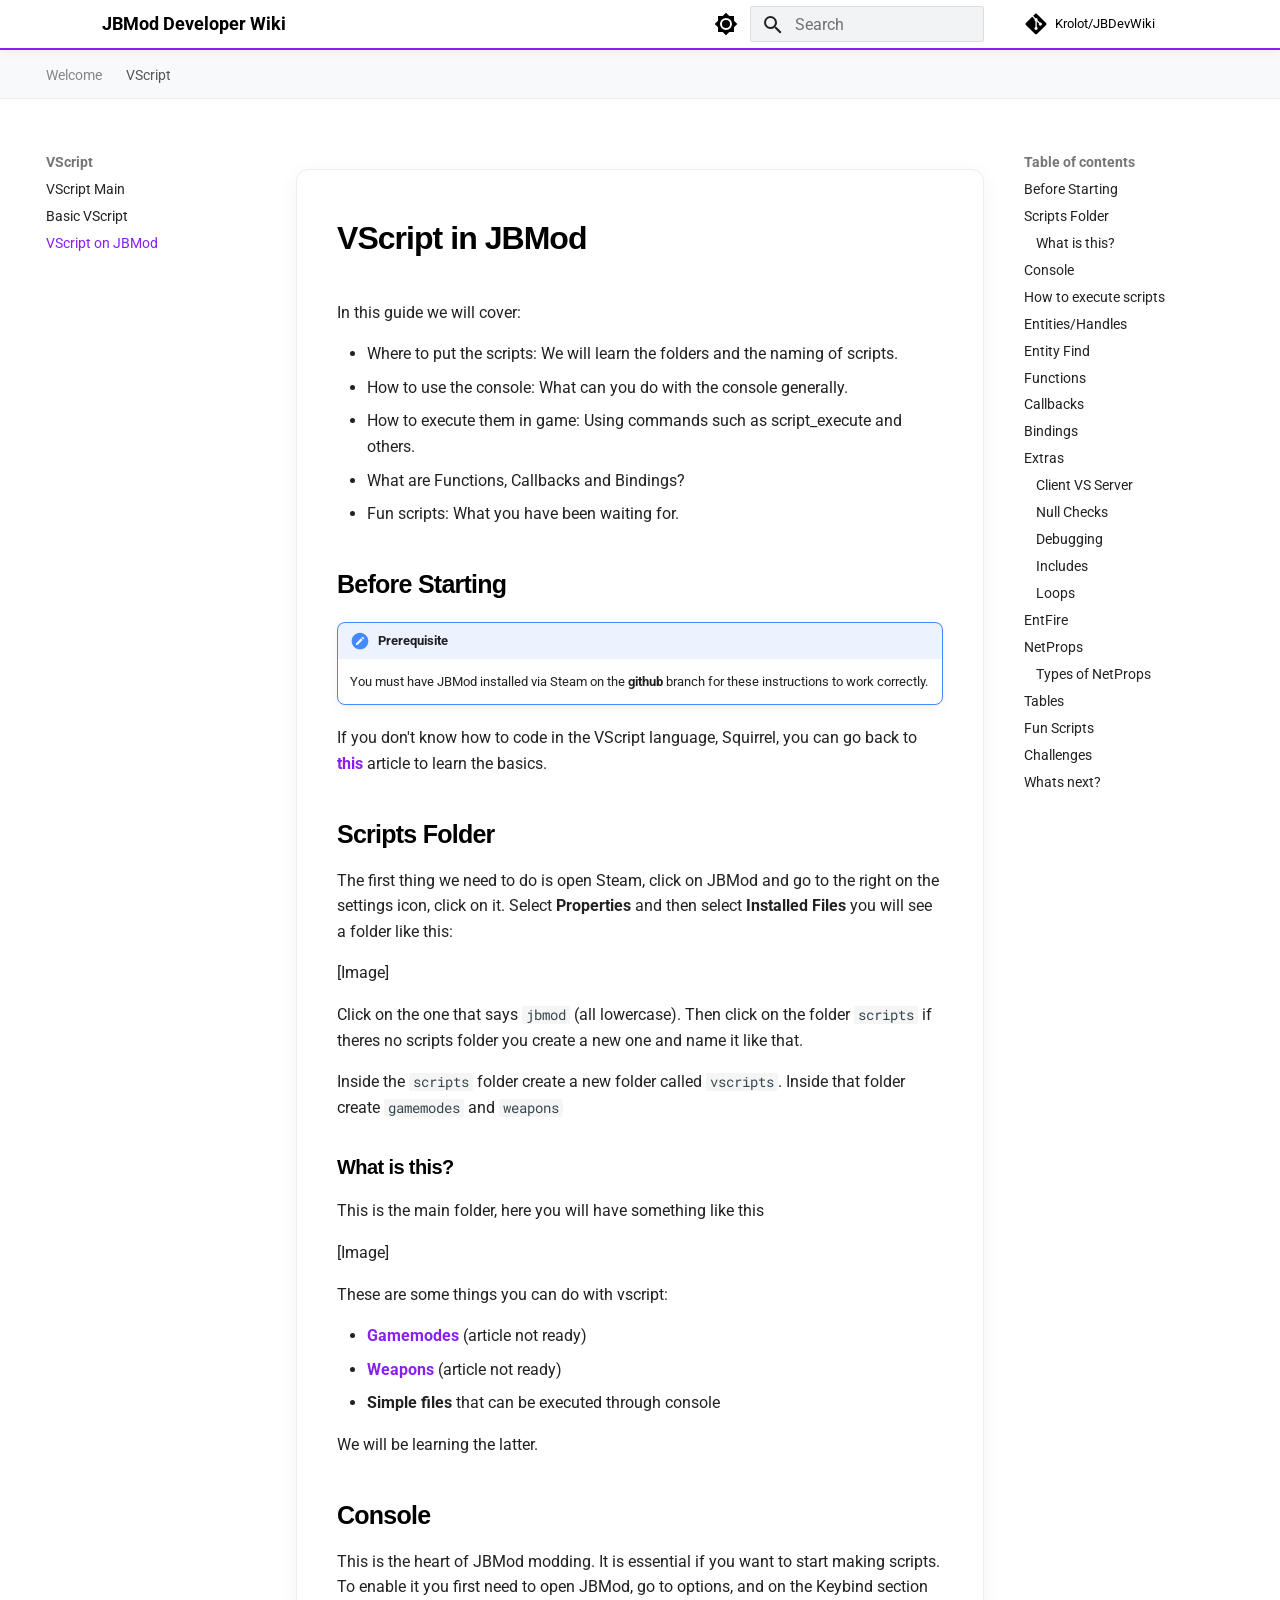
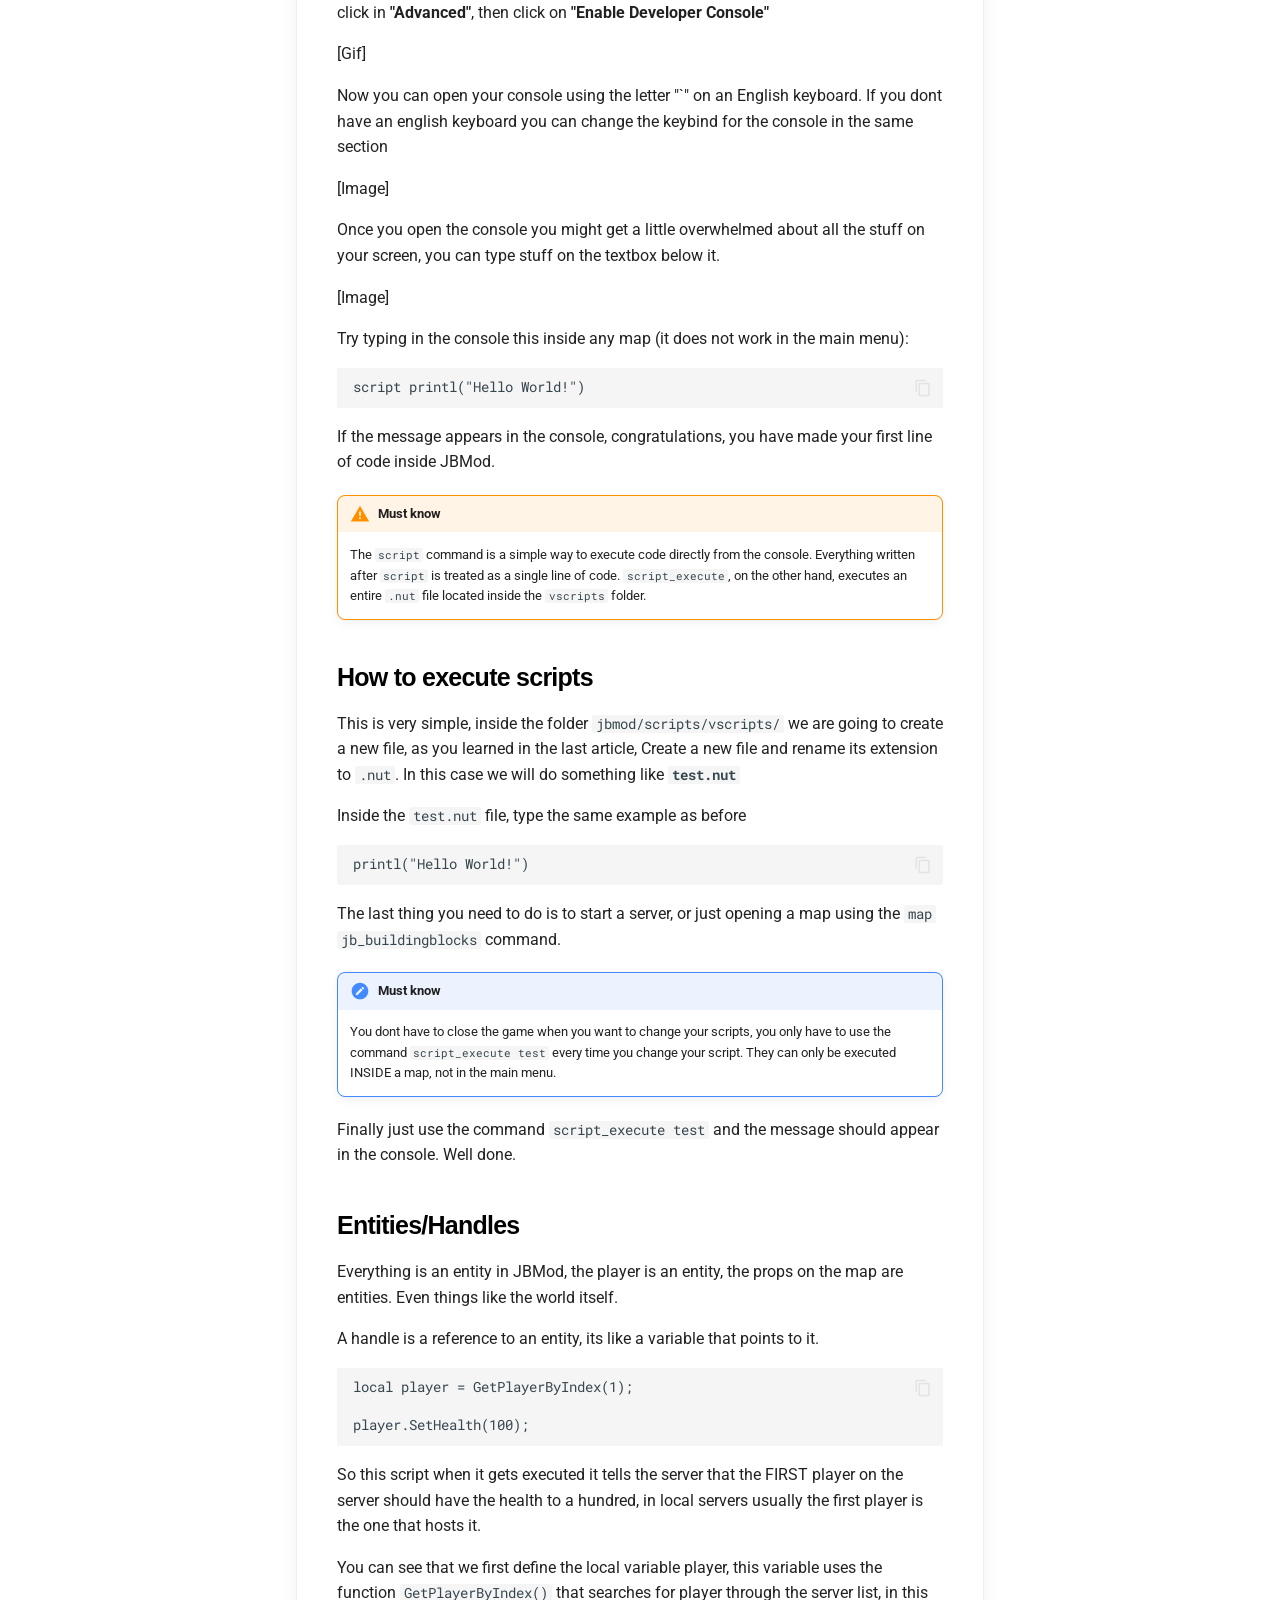
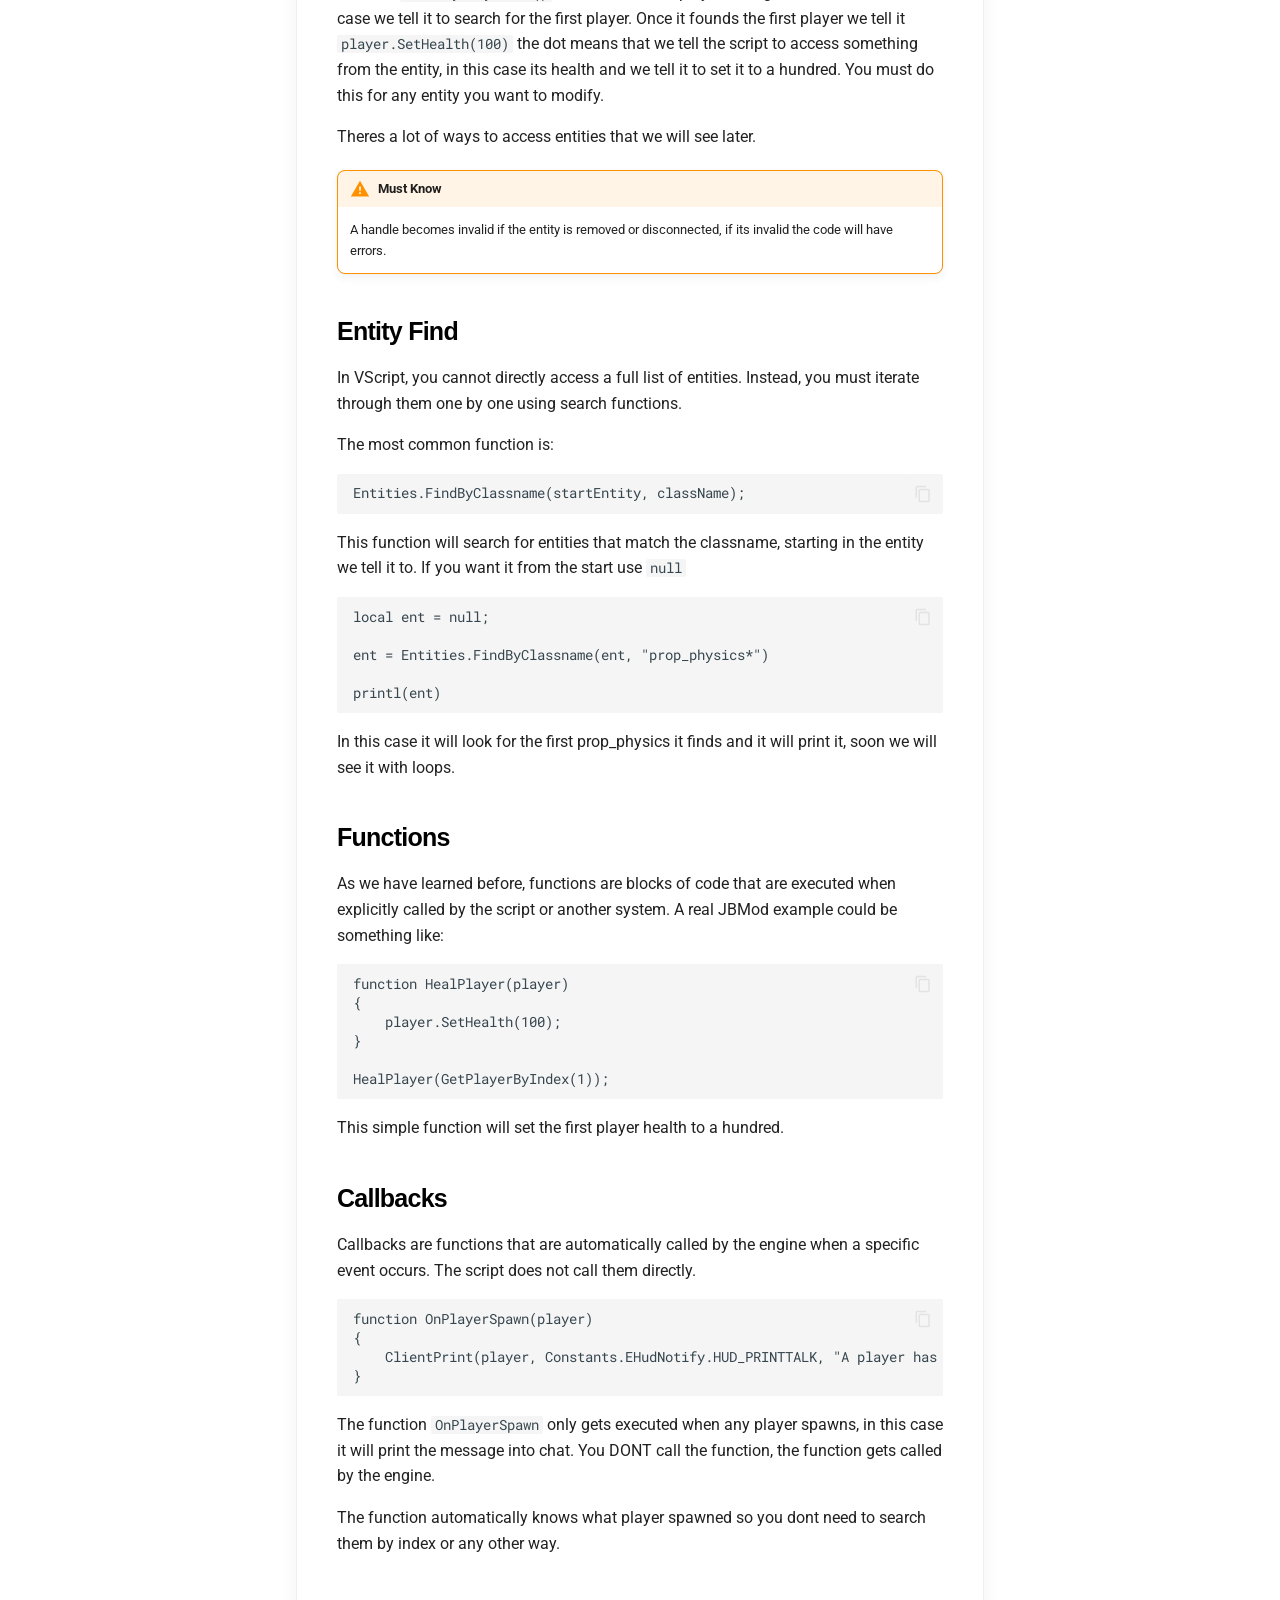
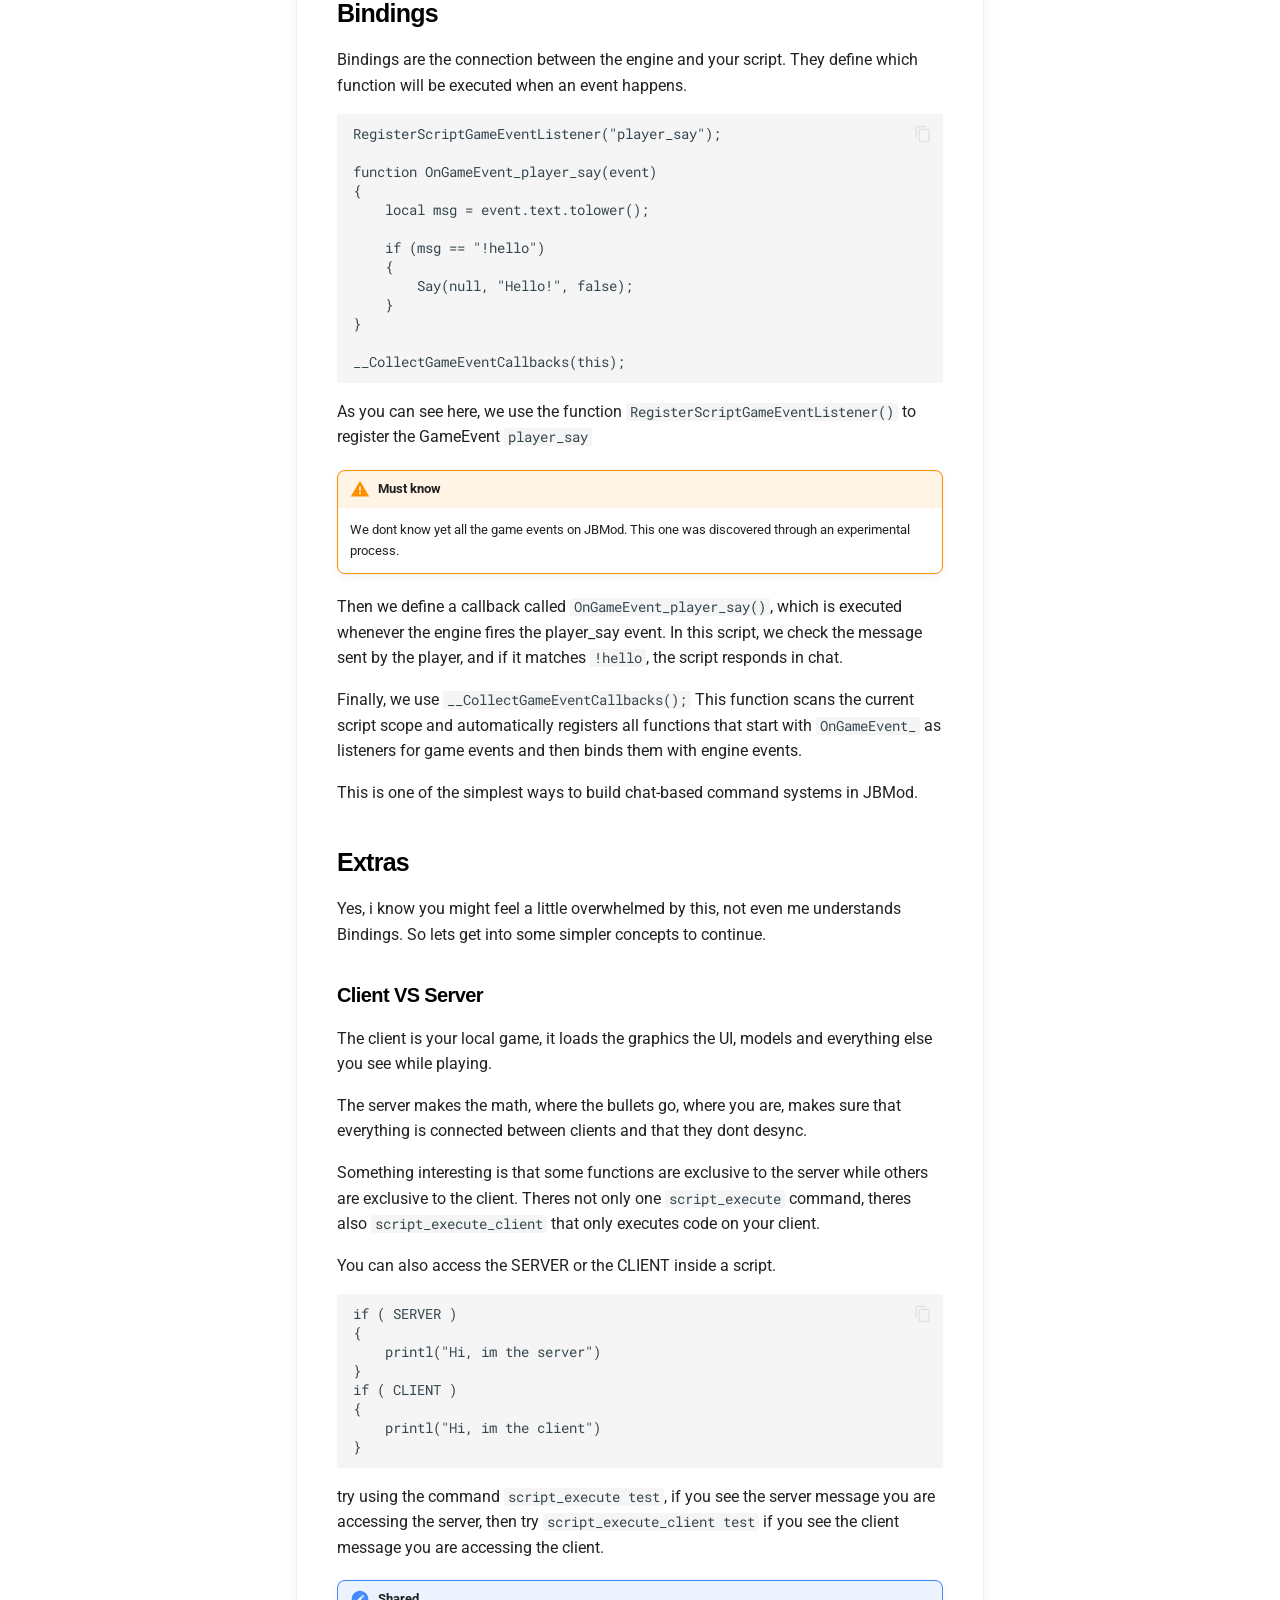
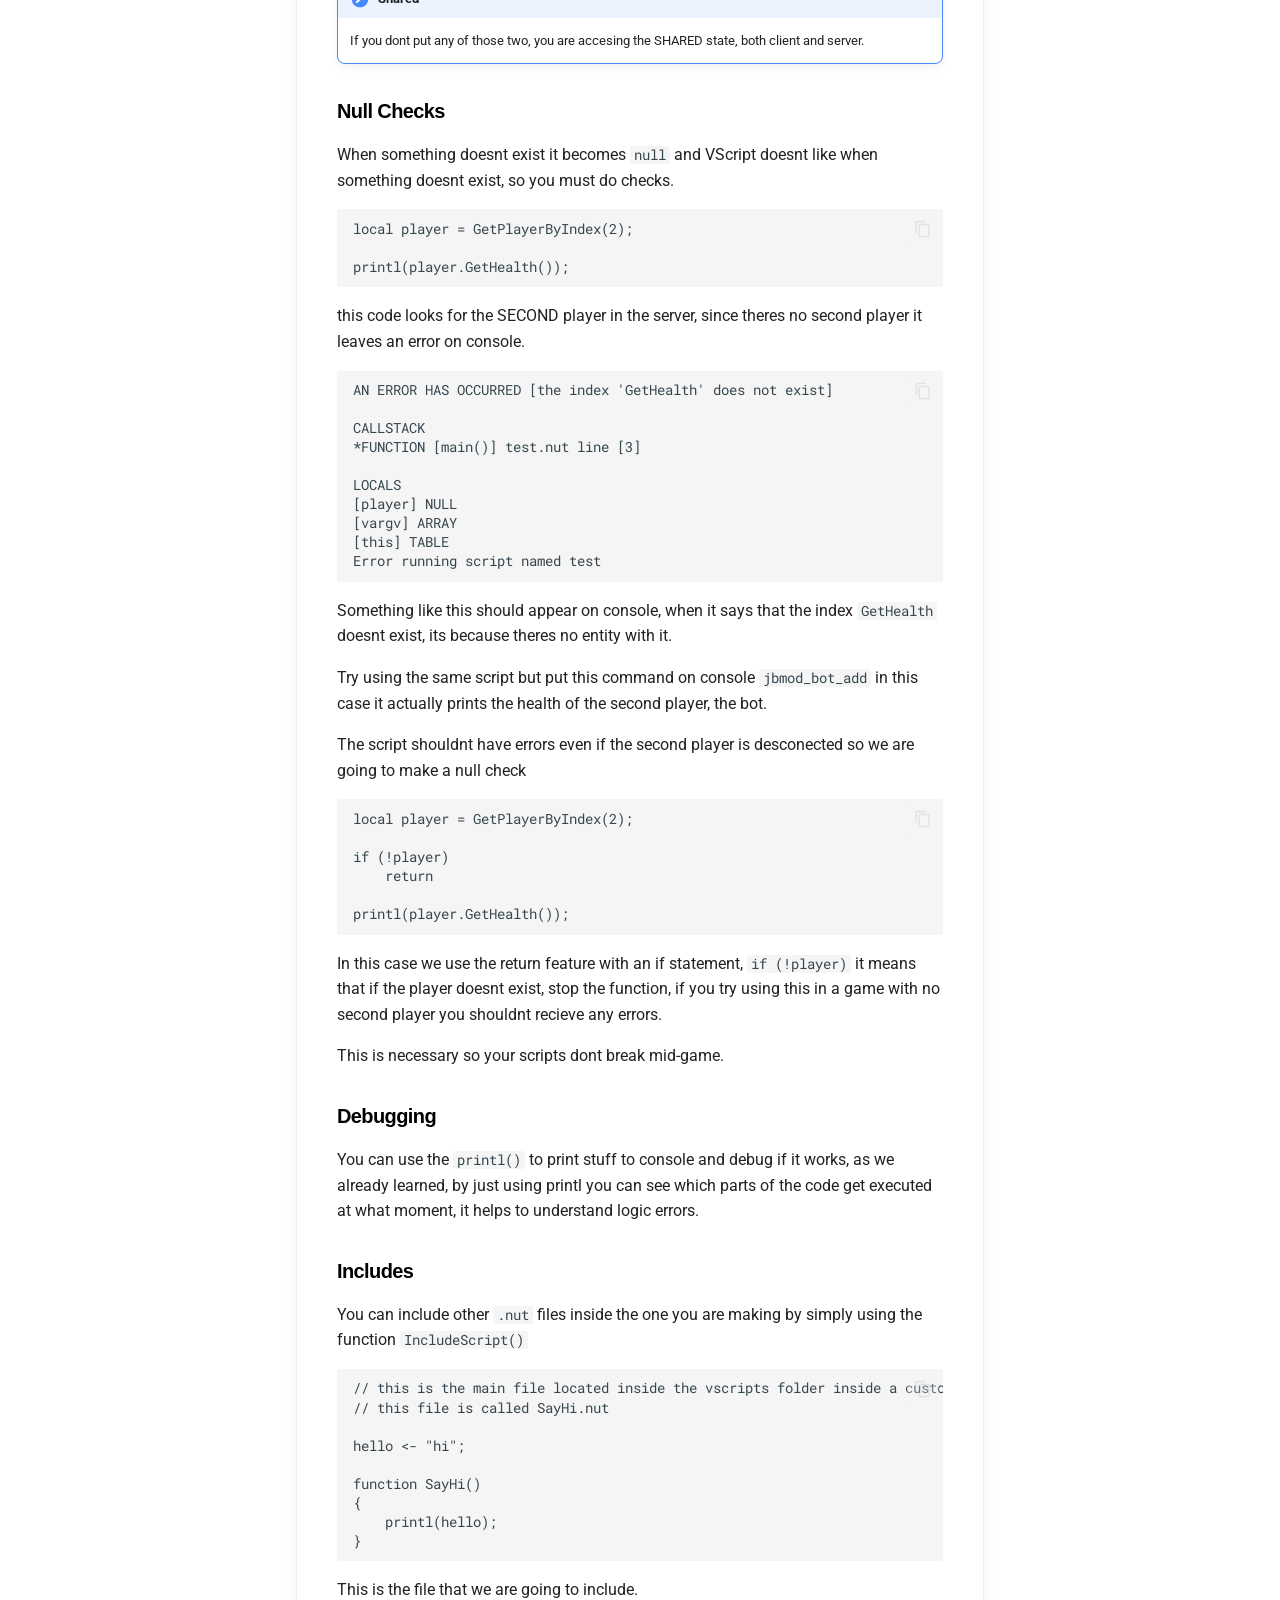
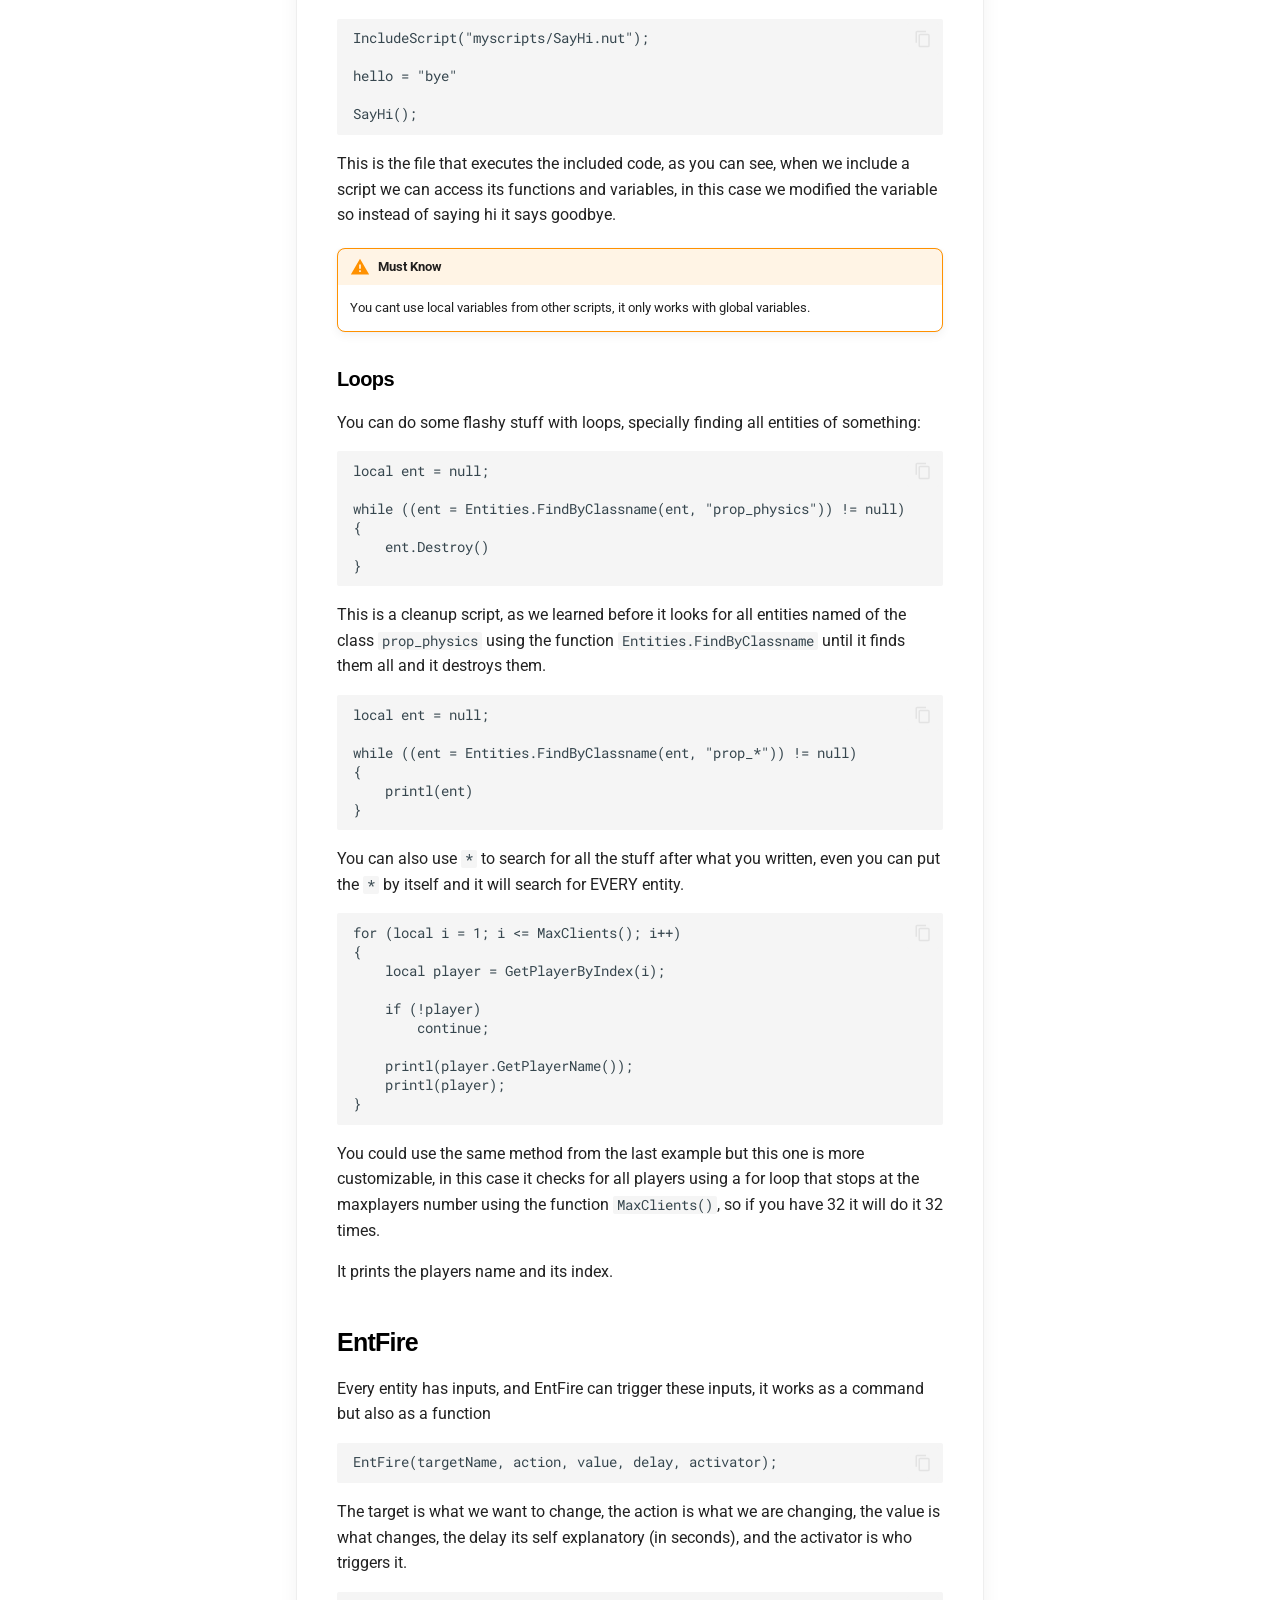
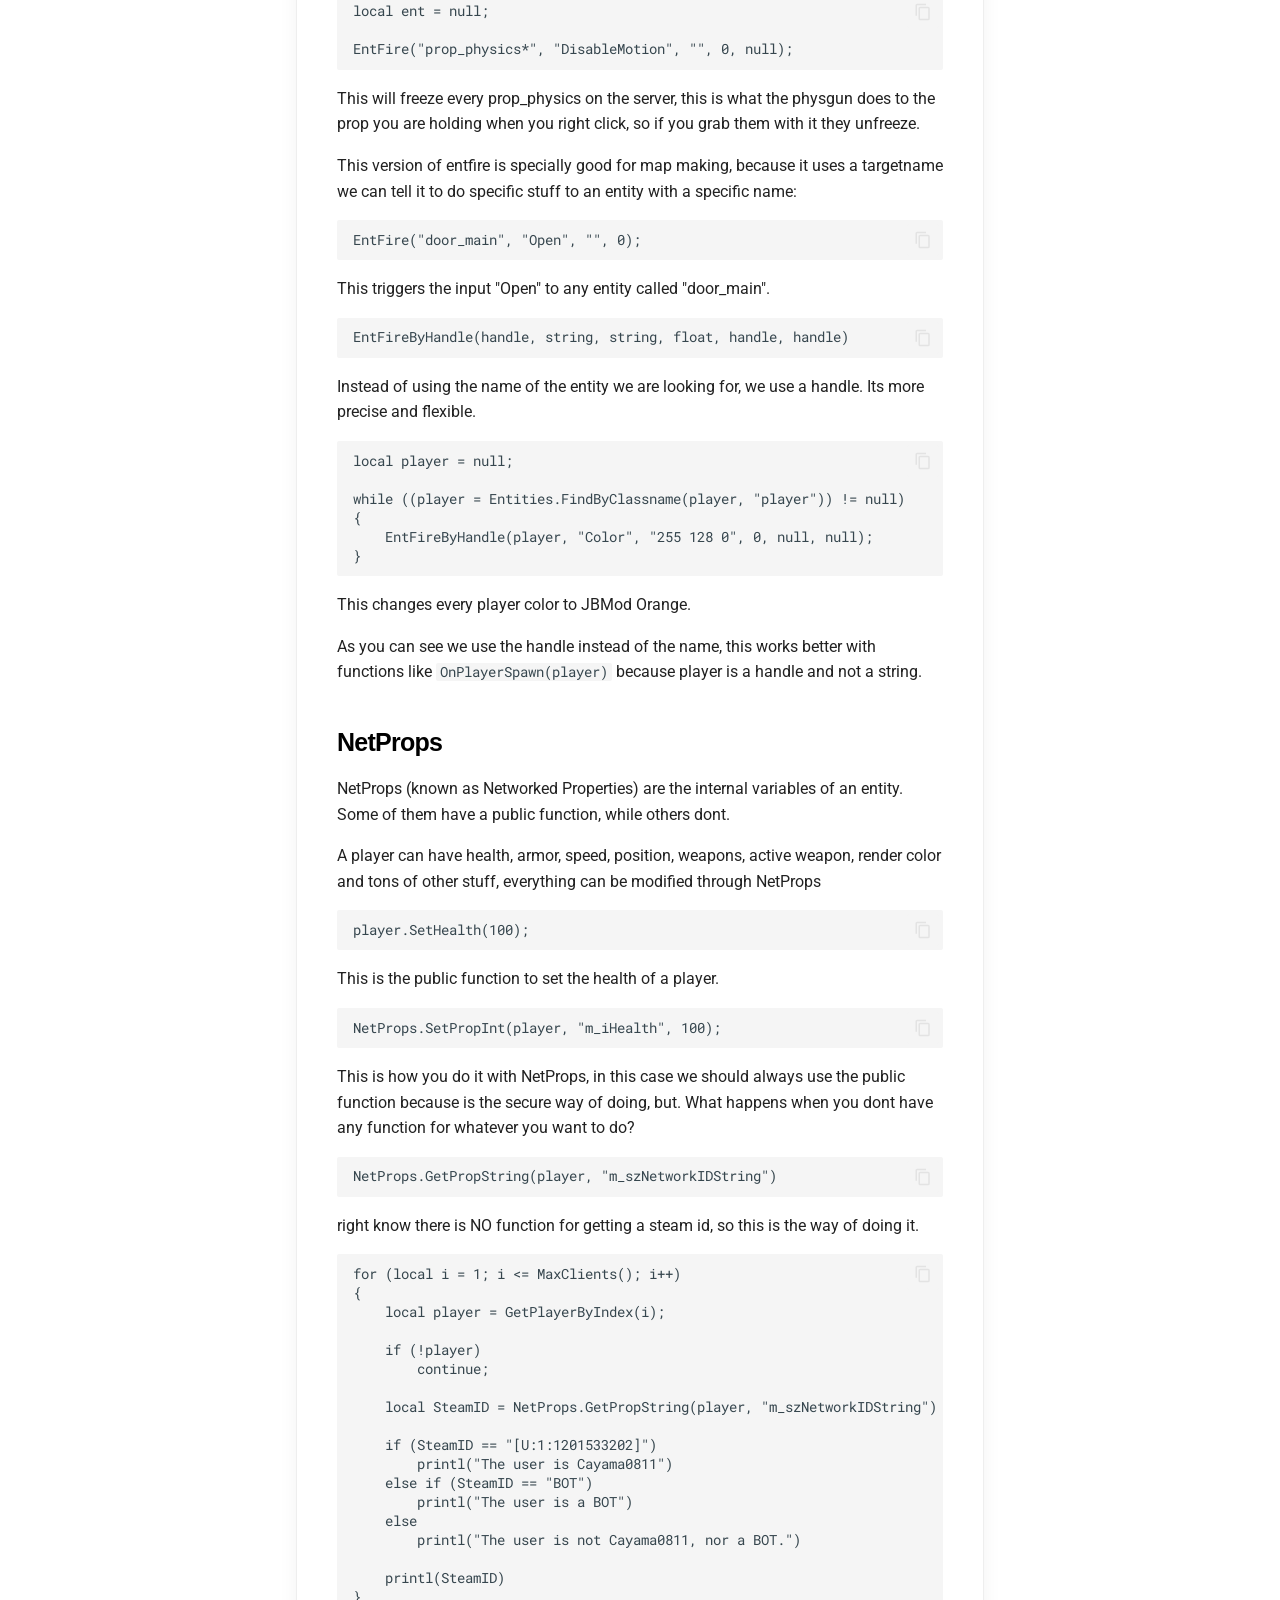
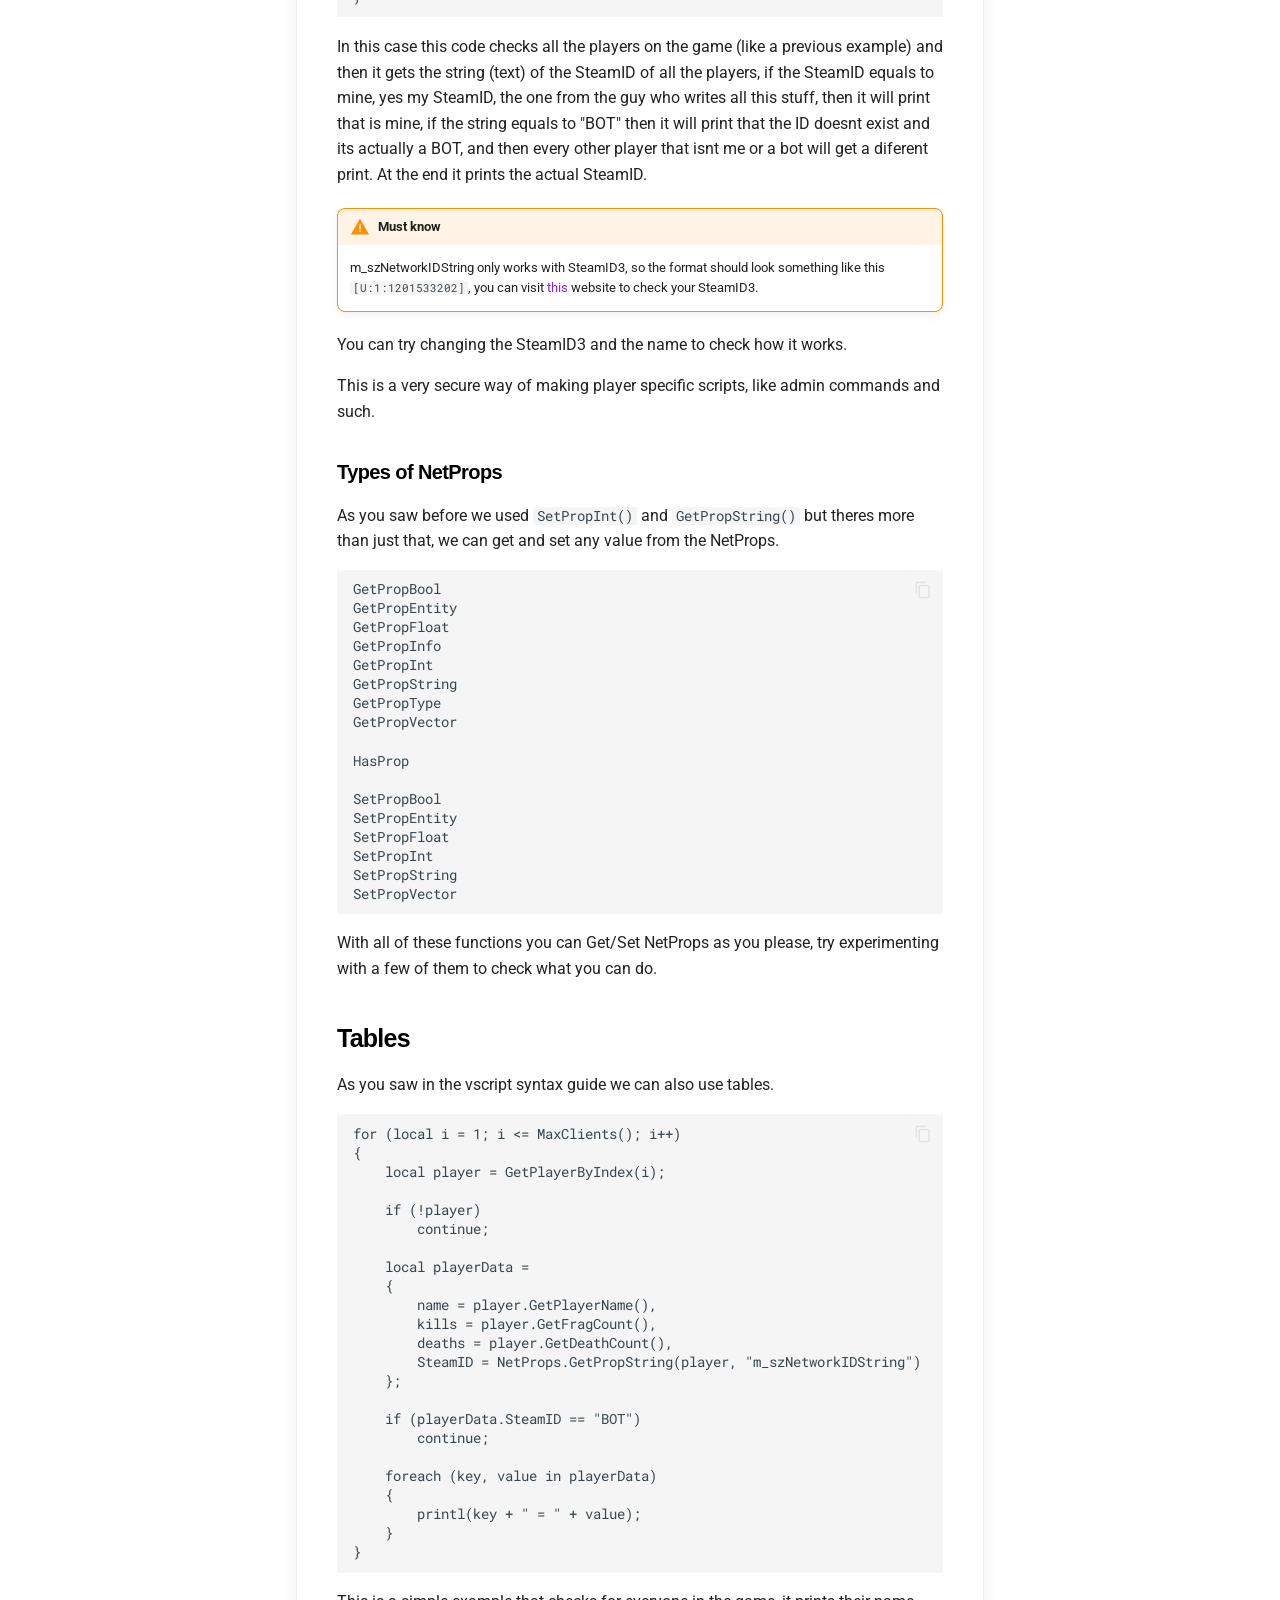
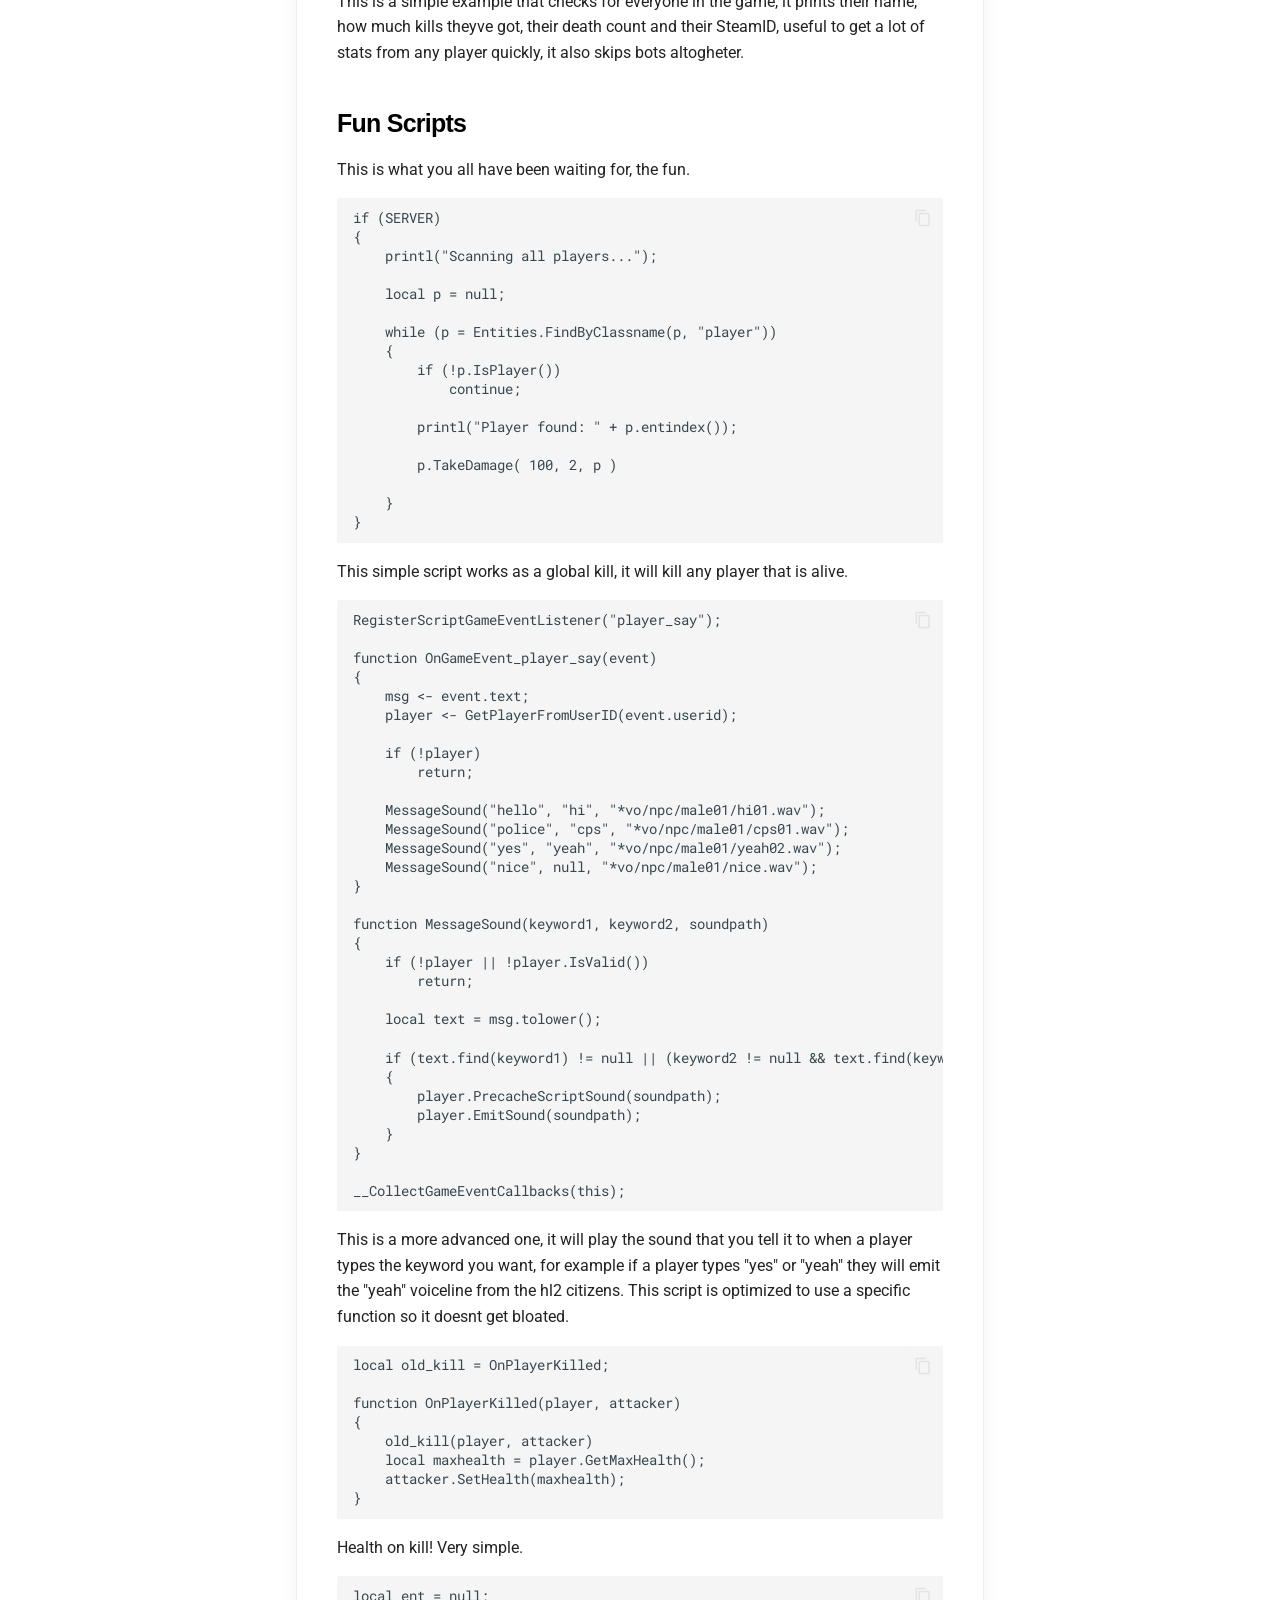
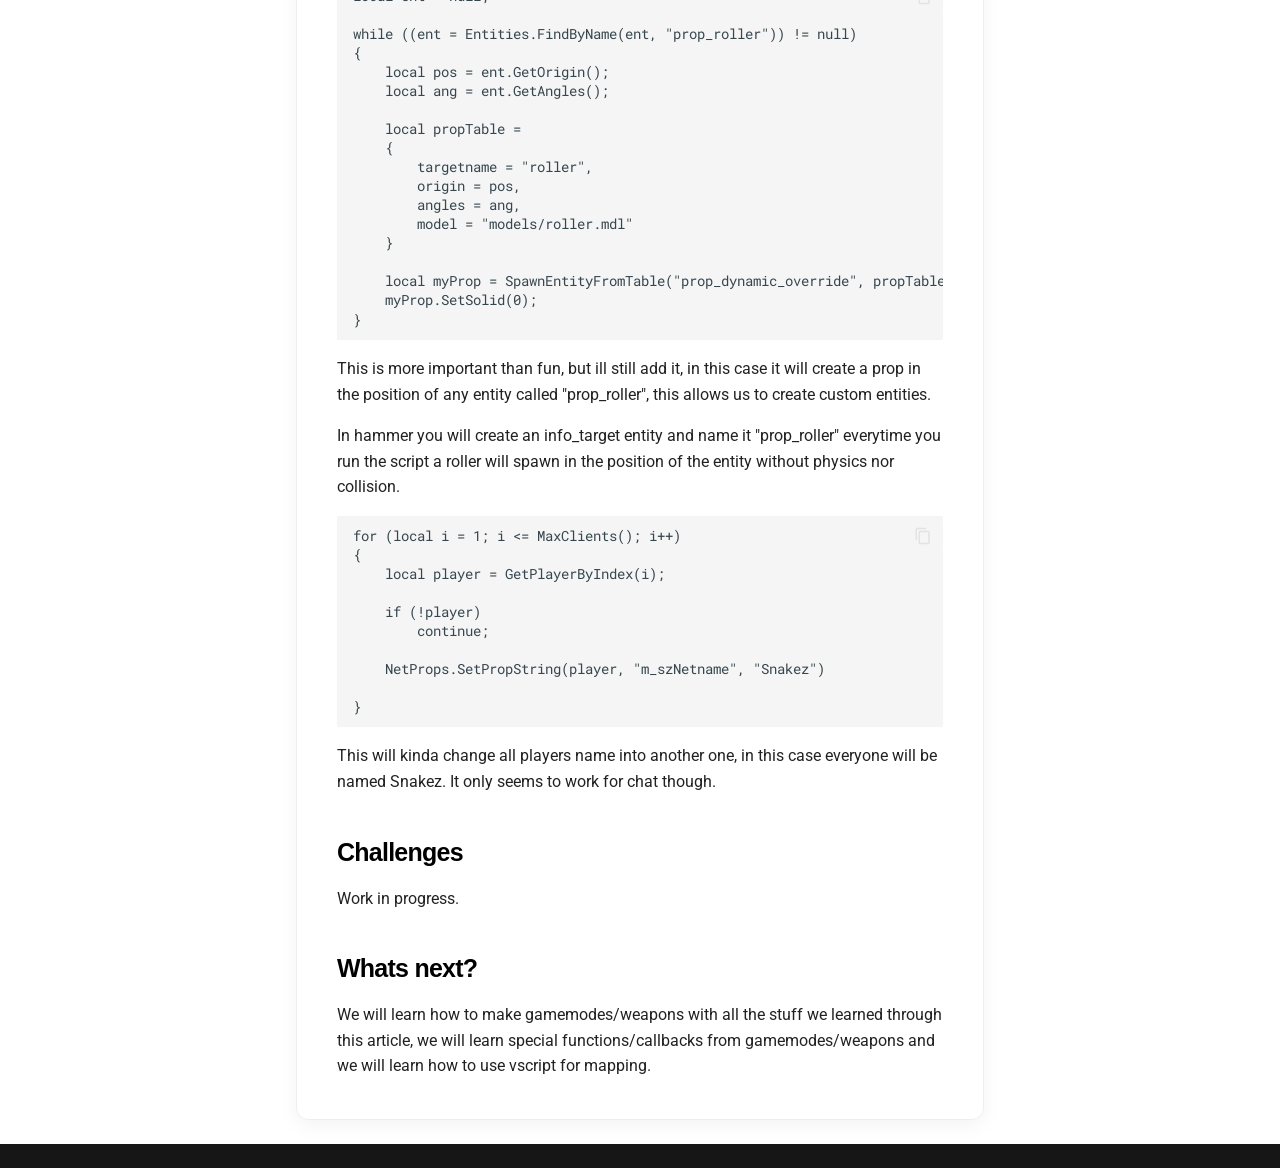
<file: vscript/vscript-jbmod/index.html>
<!doctype html>
<html lang="en" class="no-js">
  <head>
    
      <meta charset="utf-8">
      <meta name="viewport" content="width=device-width,initial-scale=1">
      
      
      
        <link rel="canonical" href="https://krolot.github.io/JBDevWiki/vscript/vscript-jbmod/">
      
      
        <link rel="prev" href="../vscript-learn/">
      
      
      
        
      
      
      <link rel="icon" href="../../assets/icons/favicon.png">
      <meta name="generator" content="mkdocs-1.6.1, mkdocs-material-9.7.6">
    
    
      
        <title>VScript on JBMod - JBMod Developer Wiki</title>
      
    
    
      <link rel="stylesheet" href="../../assets/stylesheets/main.484c7ddc.min.css">
      
        
        <link rel="stylesheet" href="../../assets/stylesheets/palette.ab4e12ef.min.css">
      
      


    
    
      
    
    
      
        
        
        <link rel="preconnect" href="https://fonts.gstatic.com" crossorigin>
        <link rel="stylesheet" href="https://fonts.googleapis.com/css?family=Roboto:300,300i,400,400i,700,700i%7CRoboto+Mono:400,400i,700,700i&display=fallback">
        <style>:root{--md-text-font:"Roboto";--md-code-font:"Roboto Mono"}</style>
      
    
    
      <link rel="stylesheet" href="../../stylesheets/extra.css">
    
    <script>__md_scope=new URL("../..",location),__md_hash=e=>[...e].reduce(((e,_)=>(e<<5)-e+_.charCodeAt(0)),0),__md_get=(e,_=localStorage,t=__md_scope)=>JSON.parse(_.getItem(t.pathname+"."+e)),__md_set=(e,_,t=localStorage,a=__md_scope)=>{try{t.setItem(a.pathname+"."+e,JSON.stringify(_))}catch(e){}}</script>
    
      

    
    
  
<meta name="google-site-verification" content="t_3Oa-Dj4OanHpt51h4x54qx0YBinukEqbyBIhf-Pv0" />

  </head>
  
  
    
    
      
    
    
    
    
    <body dir="ltr" data-md-color-scheme="default" data-md-color-primary="white" data-md-color-accent="orange">
  
    
    <input class="md-toggle" data-md-toggle="drawer" type="checkbox" id="__drawer" autocomplete="off">
    <input class="md-toggle" data-md-toggle="search" type="checkbox" id="__search" autocomplete="off">
    <label class="md-overlay" for="__drawer"></label>
    <div data-md-component="skip">
      
        
        <a href="#vscript-in-jbmod" class="md-skip">
          Skip to content
        </a>
      
    </div>
    <div data-md-component="announce">
      
    </div>
    
    
      

<header class="md-header" data-md-component="header">
  <nav class="md-header__inner md-grid" aria-label="Header">
    <a href="../.." title="JBMod Developer Wiki" class="md-header__button md-logo" aria-label="JBMod Developer Wiki" data-md-component="logo">
      
  <img src="../../assets/icons/logo.png" alt="logo">

    </a>
    <label class="md-header__button md-icon" for="__drawer">
      
      <svg xmlns="http://www.w3.org/2000/svg" viewBox="0 0 24 24"><path d="M3 6h18v2H3zm0 5h18v2H3zm0 5h18v2H3z"/></svg>
    </label>
    <div class="md-header__title" data-md-component="header-title">
      <div class="md-header__ellipsis">
        <div class="md-header__topic">
          <span class="md-ellipsis">
            JBMod Developer Wiki
          </span>
        </div>
        <div class="md-header__topic" data-md-component="header-topic">
          <span class="md-ellipsis">
            
              VScript on JBMod
            
          </span>
        </div>
      </div>
    </div>
    
      
        <form class="md-header__option" data-md-component="palette">
  
    
    
    
    <input class="md-option" data-md-color-media="(prefers-color-scheme: light)" data-md-color-scheme="default" data-md-color-primary="white" data-md-color-accent="orange"  aria-label="Switch to dark mode"  type="radio" name="__palette" id="__palette_0">
    
      <label class="md-header__button md-icon" title="Switch to dark mode" for="__palette_1" hidden>
        <svg xmlns="http://www.w3.org/2000/svg" viewBox="0 0 24 24"><path d="M12 8a4 4 0 0 0-4 4 4 4 0 0 0 4 4 4 4 0 0 0 4-4 4 4 0 0 0-4-4m0 10a6 6 0 0 1-6-6 6 6 0 0 1 6-6 6 6 0 0 1 6 6 6 6 0 0 1-6 6m8-9.31V4h-4.69L12 .69 8.69 4H4v4.69L.69 12 4 15.31V20h4.69L12 23.31 15.31 20H20v-4.69L23.31 12z"/></svg>
      </label>
    
  
    
    
    
    <input class="md-option" data-md-color-media="(prefers-color-scheme: dark)" data-md-color-scheme="slate" data-md-color-primary="black" data-md-color-accent="orange"  aria-label="Switch to light mode"  type="radio" name="__palette" id="__palette_1">
    
      <label class="md-header__button md-icon" title="Switch to light mode" for="__palette_0" hidden>
        <svg xmlns="http://www.w3.org/2000/svg" viewBox="0 0 24 24"><path d="M12 18c-.89 0-1.74-.2-2.5-.55C11.56 16.5 13 14.42 13 12s-1.44-4.5-3.5-5.45C10.26 6.2 11.11 6 12 6a6 6 0 0 1 6 6 6 6 0 0 1-6 6m8-9.31V4h-4.69L12 .69 8.69 4H4v4.69L.69 12 4 15.31V20h4.69L12 23.31 15.31 20H20v-4.69L23.31 12z"/></svg>
      </label>
    
  
</form>
      
    
    
      <script>var palette=__md_get("__palette");if(palette&&palette.color){if("(prefers-color-scheme)"===palette.color.media){var media=matchMedia("(prefers-color-scheme: light)"),input=document.querySelector(media.matches?"[data-md-color-media='(prefers-color-scheme: light)']":"[data-md-color-media='(prefers-color-scheme: dark)']");palette.color.media=input.getAttribute("data-md-color-media"),palette.color.scheme=input.getAttribute("data-md-color-scheme"),palette.color.primary=input.getAttribute("data-md-color-primary"),palette.color.accent=input.getAttribute("data-md-color-accent")}for(var[key,value]of Object.entries(palette.color))document.body.setAttribute("data-md-color-"+key,value)}</script>
    
    
    
      
      
        <label class="md-header__button md-icon" for="__search">
          
          <svg xmlns="http://www.w3.org/2000/svg" viewBox="0 0 24 24"><path d="M9.5 3A6.5 6.5 0 0 1 16 9.5c0 1.61-.59 3.09-1.56 4.23l.27.27h.79l5 5-1.5 1.5-5-5v-.79l-.27-.27A6.52 6.52 0 0 1 9.5 16 6.5 6.5 0 0 1 3 9.5 6.5 6.5 0 0 1 9.5 3m0 2C7 5 5 7 5 9.5S7 14 9.5 14 14 12 14 9.5 12 5 9.5 5"/></svg>
        </label>
        <div class="md-search" data-md-component="search" role="dialog">
  <label class="md-search__overlay" for="__search"></label>
  <div class="md-search__inner" role="search">
    <form class="md-search__form" name="search">
      <input type="text" class="md-search__input" name="query" aria-label="Search" placeholder="Search" autocapitalize="off" autocorrect="off" autocomplete="off" spellcheck="false" data-md-component="search-query" required>
      <label class="md-search__icon md-icon" for="__search">
        
        <svg xmlns="http://www.w3.org/2000/svg" viewBox="0 0 24 24"><path d="M9.5 3A6.5 6.5 0 0 1 16 9.5c0 1.61-.59 3.09-1.56 4.23l.27.27h.79l5 5-1.5 1.5-5-5v-.79l-.27-.27A6.52 6.52 0 0 1 9.5 16 6.5 6.5 0 0 1 3 9.5 6.5 6.5 0 0 1 9.5 3m0 2C7 5 5 7 5 9.5S7 14 9.5 14 14 12 14 9.5 12 5 9.5 5"/></svg>
        
        <svg xmlns="http://www.w3.org/2000/svg" viewBox="0 0 24 24"><path d="M20 11v2H8l5.5 5.5-1.42 1.42L4.16 12l7.92-7.92L13.5 5.5 8 11z"/></svg>
      </label>
      <nav class="md-search__options" aria-label="Search">
        
        <button type="reset" class="md-search__icon md-icon" title="Clear" aria-label="Clear" tabindex="-1">
          
          <svg xmlns="http://www.w3.org/2000/svg" viewBox="0 0 24 24"><path d="M19 6.41 17.59 5 12 10.59 6.41 5 5 6.41 10.59 12 5 17.59 6.41 19 12 13.41 17.59 19 19 17.59 13.41 12z"/></svg>
        </button>
      </nav>
      
        <div class="md-search__suggest" data-md-component="search-suggest"></div>
      
    </form>
    <div class="md-search__output">
      <div class="md-search__scrollwrap" tabindex="0" data-md-scrollfix>
        <div class="md-search-result" data-md-component="search-result">
          <div class="md-search-result__meta">
            Initializing search
          </div>
          <ol class="md-search-result__list" role="presentation"></ol>
        </div>
      </div>
    </div>
  </div>
</div>
      
    
    
      <div class="md-header__source">
        <a href="https://github.com/Krolot/JBDevWiki" title="Go to repository" class="md-source" data-md-component="source">
  <div class="md-source__icon md-icon">
    
    <svg xmlns="http://www.w3.org/2000/svg" viewBox="0 0 448 512"><!--! Font Awesome Free 7.1.0 by @fontawesome - https://fontawesome.com License - https://fontawesome.com/license/free (Icons: CC BY 4.0, Fonts: SIL OFL 1.1, Code: MIT License) Copyright 2025 Fonticons, Inc.--><path d="M439.6 236.1 244 40.5c-5.4-5.5-12.8-8.5-20.4-8.5s-15 3-20.4 8.4L162.5 81l51.5 51.5c27.1-9.1 52.7 16.8 43.4 43.7l49.7 49.7c34.2-11.8 61.2 31 35.5 56.7-26.5 26.5-70.2-2.9-56-37.3L240.3 199v121.9c25.3 12.5 22.3 41.8 9.1 55-6.4 6.4-15.2 10.1-24.3 10.1s-17.8-3.6-24.3-10.1c-17.6-17.6-11.1-46.9 11.2-56v-123c-20.8-8.5-24.6-30.7-18.6-45L142.6 101 8.5 235.1C3 240.6 0 247.9 0 255.5s3 15 8.5 20.4l195.6 195.7c5.4 5.4 12.7 8.4 20.4 8.4s15-3 20.4-8.4l194.7-194.7c5.4-5.4 8.4-12.8 8.4-20.4s-3-15-8.4-20.4"/></svg>
  </div>
  <div class="md-source__repository">
    Krolot/JBDevWiki
  </div>
</a>
      </div>
    
  </nav>
  
</header>
    
    <div class="md-container" data-md-component="container">
      
      
        
          
            
<nav class="md-tabs" aria-label="Tabs" data-md-component="tabs">
  <div class="md-grid">
    <ul class="md-tabs__list">
      
        
  
  
  
  
    
    
      <li class="md-tabs__item">
        <a href="../.." class="md-tabs__link">
          
  
  
  Welcome

        </a>
      </li>
    
  

      
        
  
  
  
    
  
  
    
    
      <li class="md-tabs__item md-tabs__item--active">
        <a href="../vscript-main/" class="md-tabs__link">
          
  
  
  VScript

        </a>
      </li>
    
  

      
    </ul>
  </div>
</nav>
          
        
      
      <main class="md-main" data-md-component="main">
        <div class="md-main__inner md-grid">
          
            
              
              <div class="md-sidebar md-sidebar--primary" data-md-component="sidebar" data-md-type="navigation" >
                <div class="md-sidebar__scrollwrap">
                  <div class="md-sidebar__inner">
                    


  


<nav class="md-nav md-nav--primary md-nav--lifted" aria-label="Navigation" data-md-level="0">
  <label class="md-nav__title" for="__drawer">
    <a href="../.." title="JBMod Developer Wiki" class="md-nav__button md-logo" aria-label="JBMod Developer Wiki" data-md-component="logo">
      
  <img src="../../assets/icons/logo.png" alt="logo">

    </a>
    JBMod Developer Wiki
  </label>
  
    <div class="md-nav__source">
      <a href="https://github.com/Krolot/JBDevWiki" title="Go to repository" class="md-source" data-md-component="source">
  <div class="md-source__icon md-icon">
    
    <svg xmlns="http://www.w3.org/2000/svg" viewBox="0 0 448 512"><!--! Font Awesome Free 7.1.0 by @fontawesome - https://fontawesome.com License - https://fontawesome.com/license/free (Icons: CC BY 4.0, Fonts: SIL OFL 1.1, Code: MIT License) Copyright 2025 Fonticons, Inc.--><path d="M439.6 236.1 244 40.5c-5.4-5.5-12.8-8.5-20.4-8.5s-15 3-20.4 8.4L162.5 81l51.5 51.5c27.1-9.1 52.7 16.8 43.4 43.7l49.7 49.7c34.2-11.8 61.2 31 35.5 56.7-26.5 26.5-70.2-2.9-56-37.3L240.3 199v121.9c25.3 12.5 22.3 41.8 9.1 55-6.4 6.4-15.2 10.1-24.3 10.1s-17.8-3.6-24.3-10.1c-17.6-17.6-11.1-46.9 11.2-56v-123c-20.8-8.5-24.6-30.7-18.6-45L142.6 101 8.5 235.1C3 240.6 0 247.9 0 255.5s3 15 8.5 20.4l195.6 195.7c5.4 5.4 12.7 8.4 20.4 8.4s15-3 20.4-8.4l194.7-194.7c5.4-5.4 8.4-12.8 8.4-20.4s-3-15-8.4-20.4"/></svg>
  </div>
  <div class="md-source__repository">
    Krolot/JBDevWiki
  </div>
</a>
    </div>
  
  <ul class="md-nav__list" data-md-scrollfix>
    
      
      
  
  
  
  
    
    
    
    
      
      
        
      
    
    
    <li class="md-nav__item md-nav__item--nested">
      
        
        
        <input class="md-nav__toggle md-toggle " type="checkbox" id="__nav_1" >
        
          
          <label class="md-nav__link" for="__nav_1" id="__nav_1_label" tabindex="0">
            
  
  
  <span class="md-ellipsis">
    
  
    Welcome
  

    
  </span>
  
  

            <span class="md-nav__icon md-icon"></span>
          </label>
        
        <nav class="md-nav" data-md-level="1" aria-labelledby="__nav_1_label" aria-expanded="false">
          <label class="md-nav__title" for="__nav_1">
            <span class="md-nav__icon md-icon"></span>
            
  
    Welcome
  

          </label>
          <ul class="md-nav__list" data-md-scrollfix>
            
              
                
  
  
  
  
    <li class="md-nav__item">
      <a href="../.." class="md-nav__link">
        
  
  
  <span class="md-ellipsis">
    
  
    Main Page
  

    
  </span>
  
  

      </a>
    </li>
  

              
            
              
                
  
  
  
  
    <li class="md-nav__item">
      <a href="../../welcome/github-branch/" class="md-nav__link">
        
  
  
  <span class="md-ellipsis">
    
  
    GitHub Branch
  

    
  </span>
  
  

      </a>
    </li>
  

              
            
          </ul>
        </nav>
      
    </li>
  

    
      
      
  
  
    
  
  
  
    
    
    
    
      
        
        
      
      
        
      
    
    
    <li class="md-nav__item md-nav__item--active md-nav__item--section md-nav__item--nested">
      
        
        
        <input class="md-nav__toggle md-toggle " type="checkbox" id="__nav_2" checked>
        
          
          <label class="md-nav__link" for="__nav_2" id="__nav_2_label" tabindex="">
            
  
  
  <span class="md-ellipsis">
    
  
    VScript
  

    
  </span>
  
  

            <span class="md-nav__icon md-icon"></span>
          </label>
        
        <nav class="md-nav" data-md-level="1" aria-labelledby="__nav_2_label" aria-expanded="true">
          <label class="md-nav__title" for="__nav_2">
            <span class="md-nav__icon md-icon"></span>
            
  
    VScript
  

          </label>
          <ul class="md-nav__list" data-md-scrollfix>
            
              
                
  
  
  
  
    <li class="md-nav__item">
      <a href="../vscript-main/" class="md-nav__link">
        
  
  
  <span class="md-ellipsis">
    
  
    VScript Main
  

    
  </span>
  
  

      </a>
    </li>
  

              
            
              
                
  
  
  
  
    <li class="md-nav__item">
      <a href="../vscript-learn/" class="md-nav__link">
        
  
  
  <span class="md-ellipsis">
    
  
    Basic VScript
  

    
  </span>
  
  

      </a>
    </li>
  

              
            
              
                
  
  
    
  
  
  
    <li class="md-nav__item md-nav__item--active">
      
      <input class="md-nav__toggle md-toggle" type="checkbox" id="__toc">
      
      
        
      
      
        <label class="md-nav__link md-nav__link--active" for="__toc">
          
  
  
  <span class="md-ellipsis">
    
  
    VScript on JBMod
  

    
  </span>
  
  

          <span class="md-nav__icon md-icon"></span>
        </label>
      
      <a href="./" class="md-nav__link md-nav__link--active">
        
  
  
  <span class="md-ellipsis">
    
  
    VScript on JBMod
  

    
  </span>
  
  

      </a>
      
        

<nav class="md-nav md-nav--secondary" aria-label="Table of contents">
  
  
  
    
  
  
    <label class="md-nav__title" for="__toc">
      <span class="md-nav__icon md-icon"></span>
      Table of contents
    </label>
    <ul class="md-nav__list" data-md-component="toc" data-md-scrollfix>
      
        <li class="md-nav__item">
  <a href="#before-starting" class="md-nav__link">
    <span class="md-ellipsis">
      
        Before Starting
      
    </span>
  </a>
  
</li>
      
        <li class="md-nav__item">
  <a href="#scripts-folder" class="md-nav__link">
    <span class="md-ellipsis">
      
        Scripts Folder
      
    </span>
  </a>
  
    <nav class="md-nav" aria-label="Scripts Folder">
      <ul class="md-nav__list">
        
          <li class="md-nav__item">
  <a href="#what-is-this" class="md-nav__link">
    <span class="md-ellipsis">
      
        What is this?
      
    </span>
  </a>
  
</li>
        
      </ul>
    </nav>
  
</li>
      
        <li class="md-nav__item">
  <a href="#console" class="md-nav__link">
    <span class="md-ellipsis">
      
        Console
      
    </span>
  </a>
  
</li>
      
        <li class="md-nav__item">
  <a href="#how-to-execute-scripts" class="md-nav__link">
    <span class="md-ellipsis">
      
        How to execute scripts
      
    </span>
  </a>
  
</li>
      
        <li class="md-nav__item">
  <a href="#entitieshandles" class="md-nav__link">
    <span class="md-ellipsis">
      
        Entities/Handles
      
    </span>
  </a>
  
</li>
      
        <li class="md-nav__item">
  <a href="#entity-find" class="md-nav__link">
    <span class="md-ellipsis">
      
        Entity Find
      
    </span>
  </a>
  
</li>
      
        <li class="md-nav__item">
  <a href="#functions" class="md-nav__link">
    <span class="md-ellipsis">
      
        Functions
      
    </span>
  </a>
  
</li>
      
        <li class="md-nav__item">
  <a href="#callbacks" class="md-nav__link">
    <span class="md-ellipsis">
      
        Callbacks
      
    </span>
  </a>
  
</li>
      
        <li class="md-nav__item">
  <a href="#bindings" class="md-nav__link">
    <span class="md-ellipsis">
      
        Bindings
      
    </span>
  </a>
  
</li>
      
        <li class="md-nav__item">
  <a href="#extras" class="md-nav__link">
    <span class="md-ellipsis">
      
        Extras
      
    </span>
  </a>
  
    <nav class="md-nav" aria-label="Extras">
      <ul class="md-nav__list">
        
          <li class="md-nav__item">
  <a href="#client-vs-server" class="md-nav__link">
    <span class="md-ellipsis">
      
        Client VS Server
      
    </span>
  </a>
  
</li>
        
          <li class="md-nav__item">
  <a href="#null-checks" class="md-nav__link">
    <span class="md-ellipsis">
      
        Null Checks
      
    </span>
  </a>
  
</li>
        
          <li class="md-nav__item">
  <a href="#debugging" class="md-nav__link">
    <span class="md-ellipsis">
      
        Debugging
      
    </span>
  </a>
  
</li>
        
          <li class="md-nav__item">
  <a href="#includes" class="md-nav__link">
    <span class="md-ellipsis">
      
        Includes
      
    </span>
  </a>
  
</li>
        
          <li class="md-nav__item">
  <a href="#loops" class="md-nav__link">
    <span class="md-ellipsis">
      
        Loops
      
    </span>
  </a>
  
</li>
        
      </ul>
    </nav>
  
</li>
      
        <li class="md-nav__item">
  <a href="#entfire" class="md-nav__link">
    <span class="md-ellipsis">
      
        EntFire
      
    </span>
  </a>
  
</li>
      
        <li class="md-nav__item">
  <a href="#netprops" class="md-nav__link">
    <span class="md-ellipsis">
      
        NetProps
      
    </span>
  </a>
  
    <nav class="md-nav" aria-label="NetProps">
      <ul class="md-nav__list">
        
          <li class="md-nav__item">
  <a href="#types-of-netprops" class="md-nav__link">
    <span class="md-ellipsis">
      
        Types of NetProps
      
    </span>
  </a>
  
</li>
        
      </ul>
    </nav>
  
</li>
      
        <li class="md-nav__item">
  <a href="#tables" class="md-nav__link">
    <span class="md-ellipsis">
      
        Tables
      
    </span>
  </a>
  
</li>
      
        <li class="md-nav__item">
  <a href="#fun-scripts" class="md-nav__link">
    <span class="md-ellipsis">
      
        Fun Scripts
      
    </span>
  </a>
  
</li>
      
        <li class="md-nav__item">
  <a href="#challenges" class="md-nav__link">
    <span class="md-ellipsis">
      
        Challenges
      
    </span>
  </a>
  
</li>
      
        <li class="md-nav__item">
  <a href="#whats-next" class="md-nav__link">
    <span class="md-ellipsis">
      
        Whats next?
      
    </span>
  </a>
  
</li>
      
    </ul>
  
</nav>
      
    </li>
  

              
            
          </ul>
        </nav>
      
    </li>
  

    
  </ul>
</nav>
                  </div>
                </div>
              </div>
            
            
              
              <div class="md-sidebar md-sidebar--secondary" data-md-component="sidebar" data-md-type="toc" >
                <div class="md-sidebar__scrollwrap">
                  <div class="md-sidebar__inner">
                    

<nav class="md-nav md-nav--secondary" aria-label="Table of contents">
  
  
  
    
  
  
    <label class="md-nav__title" for="__toc">
      <span class="md-nav__icon md-icon"></span>
      Table of contents
    </label>
    <ul class="md-nav__list" data-md-component="toc" data-md-scrollfix>
      
        <li class="md-nav__item">
  <a href="#before-starting" class="md-nav__link">
    <span class="md-ellipsis">
      
        Before Starting
      
    </span>
  </a>
  
</li>
      
        <li class="md-nav__item">
  <a href="#scripts-folder" class="md-nav__link">
    <span class="md-ellipsis">
      
        Scripts Folder
      
    </span>
  </a>
  
    <nav class="md-nav" aria-label="Scripts Folder">
      <ul class="md-nav__list">
        
          <li class="md-nav__item">
  <a href="#what-is-this" class="md-nav__link">
    <span class="md-ellipsis">
      
        What is this?
      
    </span>
  </a>
  
</li>
        
      </ul>
    </nav>
  
</li>
      
        <li class="md-nav__item">
  <a href="#console" class="md-nav__link">
    <span class="md-ellipsis">
      
        Console
      
    </span>
  </a>
  
</li>
      
        <li class="md-nav__item">
  <a href="#how-to-execute-scripts" class="md-nav__link">
    <span class="md-ellipsis">
      
        How to execute scripts
      
    </span>
  </a>
  
</li>
      
        <li class="md-nav__item">
  <a href="#entitieshandles" class="md-nav__link">
    <span class="md-ellipsis">
      
        Entities/Handles
      
    </span>
  </a>
  
</li>
      
        <li class="md-nav__item">
  <a href="#entity-find" class="md-nav__link">
    <span class="md-ellipsis">
      
        Entity Find
      
    </span>
  </a>
  
</li>
      
        <li class="md-nav__item">
  <a href="#functions" class="md-nav__link">
    <span class="md-ellipsis">
      
        Functions
      
    </span>
  </a>
  
</li>
      
        <li class="md-nav__item">
  <a href="#callbacks" class="md-nav__link">
    <span class="md-ellipsis">
      
        Callbacks
      
    </span>
  </a>
  
</li>
      
        <li class="md-nav__item">
  <a href="#bindings" class="md-nav__link">
    <span class="md-ellipsis">
      
        Bindings
      
    </span>
  </a>
  
</li>
      
        <li class="md-nav__item">
  <a href="#extras" class="md-nav__link">
    <span class="md-ellipsis">
      
        Extras
      
    </span>
  </a>
  
    <nav class="md-nav" aria-label="Extras">
      <ul class="md-nav__list">
        
          <li class="md-nav__item">
  <a href="#client-vs-server" class="md-nav__link">
    <span class="md-ellipsis">
      
        Client VS Server
      
    </span>
  </a>
  
</li>
        
          <li class="md-nav__item">
  <a href="#null-checks" class="md-nav__link">
    <span class="md-ellipsis">
      
        Null Checks
      
    </span>
  </a>
  
</li>
        
          <li class="md-nav__item">
  <a href="#debugging" class="md-nav__link">
    <span class="md-ellipsis">
      
        Debugging
      
    </span>
  </a>
  
</li>
        
          <li class="md-nav__item">
  <a href="#includes" class="md-nav__link">
    <span class="md-ellipsis">
      
        Includes
      
    </span>
  </a>
  
</li>
        
          <li class="md-nav__item">
  <a href="#loops" class="md-nav__link">
    <span class="md-ellipsis">
      
        Loops
      
    </span>
  </a>
  
</li>
        
      </ul>
    </nav>
  
</li>
      
        <li class="md-nav__item">
  <a href="#entfire" class="md-nav__link">
    <span class="md-ellipsis">
      
        EntFire
      
    </span>
  </a>
  
</li>
      
        <li class="md-nav__item">
  <a href="#netprops" class="md-nav__link">
    <span class="md-ellipsis">
      
        NetProps
      
    </span>
  </a>
  
    <nav class="md-nav" aria-label="NetProps">
      <ul class="md-nav__list">
        
          <li class="md-nav__item">
  <a href="#types-of-netprops" class="md-nav__link">
    <span class="md-ellipsis">
      
        Types of NetProps
      
    </span>
  </a>
  
</li>
        
      </ul>
    </nav>
  
</li>
      
        <li class="md-nav__item">
  <a href="#tables" class="md-nav__link">
    <span class="md-ellipsis">
      
        Tables
      
    </span>
  </a>
  
</li>
      
        <li class="md-nav__item">
  <a href="#fun-scripts" class="md-nav__link">
    <span class="md-ellipsis">
      
        Fun Scripts
      
    </span>
  </a>
  
</li>
      
        <li class="md-nav__item">
  <a href="#challenges" class="md-nav__link">
    <span class="md-ellipsis">
      
        Challenges
      
    </span>
  </a>
  
</li>
      
        <li class="md-nav__item">
  <a href="#whats-next" class="md-nav__link">
    <span class="md-ellipsis">
      
        Whats next?
      
    </span>
  </a>
  
</li>
      
    </ul>
  
</nav>
                  </div>
                </div>
              </div>
            
          
          
            <div class="md-content" data-md-component="content">
              
              <article class="md-content__inner md-typeset">
                
                  


  
  


<h1 id="vscript-in-jbmod">VScript in JBMod<a class="headerlink" href="#vscript-in-jbmod" title="Permanent link">&para;</a></h1>
<p>In this guide we will cover:</p>
<ul>
<li>Where to put the scripts: We will learn the folders and the naming of scripts.</li>
<li>How to use the console: What can you do with the console generally.</li>
<li>How to execute them in game: Using commands such as script_execute and others.</li>
<li>What are Functions, Callbacks and Bindings?</li>
<li>Fun scripts: What you have been waiting for.</li>
</ul>
<h2 id="before-starting">Before Starting<a class="headerlink" href="#before-starting" title="Permanent link">&para;</a></h2>
<div class="admonition note">
<p class="admonition-title">Prerequisite</p>
<p>You must have JBMod installed via Steam on the <strong>github</strong> branch for these instructions to work correctly.</p>
</div>
<p>If you don't know how to code in the VScript language, Squirrel, you can go back to <strong><a href="../vscript-learn/">this</a></strong> article to learn the basics.</p>
<h2 id="scripts-folder">Scripts Folder<a class="headerlink" href="#scripts-folder" title="Permanent link">&para;</a></h2>
<p>The first thing we need to do is open Steam, click on JBMod and go to the right on the settings icon, click on it. Select <strong>Properties</strong> and then select <strong>Installed Files</strong> you will see a folder like this:</p>
<p>[Image]</p>
<p>Click on the one that says <code>jbmod</code> (all lowercase). Then click on the folder <code>scripts</code> if theres no scripts folder you create a new one and name it like that.</p>
<p>Inside the <code>scripts</code> folder create a new folder called <code>vscripts</code>. Inside that folder create <code>gamemodes</code> and <code>weapons</code></p>
<h3 id="what-is-this">What is this?<a class="headerlink" href="#what-is-this" title="Permanent link">&para;</a></h3>
<p>This is the main folder, here you will have something like this</p>
<p>[Image]</p>
<p>These are some things you can do with vscript: </p>
<ul>
<li><strong><a href="../vscript-main/">Gamemodes</a></strong> (article not ready)</li>
<li><strong><a href="../vscript-main/">Weapons</a></strong> (article not ready)</li>
<li><strong>Simple files</strong> that can be executed through console</li>
</ul>
<p>We will be learning the latter.</p>
<h2 id="console">Console<a class="headerlink" href="#console" title="Permanent link">&para;</a></h2>
<p>This is the heart of JBMod modding. It is essential if you want to start making scripts. To enable it you first need to open JBMod, go to options, and on the Keybind section click in <strong>"Advanced"</strong>, then click on <strong>"Enable Developer Console"</strong></p>
<p>[Gif]</p>
<p>Now you can open your console using the letter "`" on an English keyboard. If you dont have an english keyboard you can change the keybind for the console in the same section</p>
<p>[Image]</p>
<p>Once you open the console you might get a little overwhelmed about all the stuff on your screen, you can type stuff on the textbox below it.</p>
<p>[Image]</p>
<p>Try typing in the console this inside any map (it does not work in the main menu): </p>
<div class="highlight"><pre><span></span><code>script printl(&quot;Hello World!&quot;)
</code></pre></div>
<p>If the message appears in the console, congratulations, you have made your first line of code inside JBMod.</p>
<div class="admonition warning">
<p class="admonition-title">Must know</p>
<p>The <code>script</code> command is a simple way to execute code directly from the console. Everything written after <code>script</code> is treated as a single line of code. <code>script_execute</code>, on the other hand, executes an entire <code>.nut</code> file located inside the <code>vscripts</code> folder.</p>
</div>
<h2 id="how-to-execute-scripts">How to execute scripts<a class="headerlink" href="#how-to-execute-scripts" title="Permanent link">&para;</a></h2>
<p>This is very simple, inside the folder <code>jbmod/scripts/vscripts/</code> we are going to create a new file, as you learned in the last article, Create a new file and rename its extension to <code>.nut</code>. In this case we will do something like <strong><code>test.nut</code></strong></p>
<p>Inside the <code>test.nut</code> file, type the same example as before </p>
<div class="highlight"><pre><span></span><code>printl(&quot;Hello World!&quot;)
</code></pre></div>
<p>The last thing you need to do is to start a server, or just opening a map using the <code>map jb_buildingblocks</code> command.</p>
<div class="admonition note">
<p class="admonition-title">Must know</p>
<p>You dont have to close the game when you want to change your scripts, you only  have to use the command <code>script_execute test</code> every time you change your script. They can only be executed INSIDE a map, not in the main menu. </p>
</div>
<p>Finally just use the command <code>script_execute test</code> and the message should appear in the console. Well done.</p>
<h2 id="entitieshandles">Entities/Handles<a class="headerlink" href="#entitieshandles" title="Permanent link">&para;</a></h2>
<p>Everything is an entity in JBMod, the player is an entity, the props on the map are entities. Even things like the world itself.</p>
<p>A handle is a reference to an entity, its like a variable that points to it.</p>
<div class="highlight"><pre><span></span><code>local player = GetPlayerByIndex(1);

player.SetHealth(100);
</code></pre></div>
<p>So this script when it gets executed it tells the server that the FIRST player on the server should have the health to a hundred, in local servers usually the first player is the one that hosts it.</p>
<p>You can see that we first define the local variable player, this variable uses the function <code>GetPlayerByIndex()</code> that searches for player through the server list, in this case we tell it to search for the first player. Once it founds the first player we tell it <code>player.SetHealth(100)</code> the dot means that we tell the script to access something from the entity, in this case its health and we tell it to set it to a hundred. You must do this for any entity you want to modify.  </p>
<p>Theres a lot of ways to access entities that we will see later.</p>
<div class="admonition warning">
<p class="admonition-title">Must Know</p>
<p>A handle becomes invalid if the entity is removed or disconnected, if its invalid the code will have errors.</p>
</div>
<h2 id="entity-find">Entity Find<a class="headerlink" href="#entity-find" title="Permanent link">&para;</a></h2>
<p>In VScript, you cannot directly access a full list of entities. Instead, you must iterate through them one by one using search functions.</p>
<p>The most common function is:</p>
<div class="highlight"><pre><span></span><code>Entities.FindByClassname(startEntity, className);
</code></pre></div>
<p>This function will search for entities that match the classname, starting in the entity we tell it to. If you want it from the start use <code>null</code></p>
<div class="highlight"><pre><span></span><code>local ent = null;

ent = Entities.FindByClassname(ent, &quot;prop_physics*&quot;)

printl(ent)
</code></pre></div>
<p>In this case it will look for the first prop_physics it finds and it will print it, soon we will see it with loops.</p>
<h2 id="functions">Functions<a class="headerlink" href="#functions" title="Permanent link">&para;</a></h2>
<p>As we have learned before, functions are blocks of code that are executed when explicitly called by the script or another system. A real JBMod example could be something like:
<div class="highlight"><pre><span></span><code>function HealPlayer(player)
{
    player.SetHealth(100);
}

HealPlayer(GetPlayerByIndex(1));
</code></pre></div>
This simple function will set the first player health to a hundred.</p>
<h2 id="callbacks">Callbacks<a class="headerlink" href="#callbacks" title="Permanent link">&para;</a></h2>
<p>Callbacks are functions that are automatically called by the engine when a specific event occurs.
The script does not call them directly.</p>
<div class="highlight"><pre><span></span><code>function OnPlayerSpawn(player)
{
    ClientPrint(player, Constants.EHudNotify.HUD_PRINTTALK, &quot;A player has Spawned&quot;)
}
</code></pre></div>
<p>The function <code>OnPlayerSpawn</code> only gets executed when any player spawns, in this case it will print the message into chat. You DONT call the function, the function gets called by the engine.</p>
<p>The function automatically knows what player spawned so you dont need to search them by index or any other way.</p>
<h2 id="bindings">Bindings<a class="headerlink" href="#bindings" title="Permanent link">&para;</a></h2>
<p>Bindings are the connection between the engine and your script. They define which function will be executed when an event happens.</p>
<p><div class="highlight"><pre><span></span><code>RegisterScriptGameEventListener(&quot;player_say&quot;);

function OnGameEvent_player_say(event)
{
    local msg = event.text.tolower();

    if (msg == &quot;!hello&quot;)
    {
        Say(null, &quot;Hello!&quot;, false);
    }
}

__CollectGameEventCallbacks(this);
</code></pre></div>
As you can see here, we use the function <code>RegisterScriptGameEventListener()</code> to register the GameEvent <code>player_say</code></p>
<div class="admonition warning">
<p class="admonition-title">Must know</p>
<p>We dont know yet all the game events on JBMod. This one was discovered through an experimental process.</p>
</div>
<p>Then we define a callback called <code>OnGameEvent_player_say()</code>, which is executed whenever the engine fires the player_say event. In this script, we check the message sent by the player, and if it matches <code>!hello</code>, the script responds in chat.</p>
<p>Finally, we use <code>__CollectGameEventCallbacks();</code> This function scans the current script scope and automatically registers all functions that start with <code>OnGameEvent_</code> as listeners for game events and then binds them with engine events.</p>
<p>This is one of the simplest ways to build chat-based command systems in JBMod.</p>
<h2 id="extras">Extras<a class="headerlink" href="#extras" title="Permanent link">&para;</a></h2>
<p>Yes, i know you might feel a little overwhelmed by this, not even me understands Bindings. So lets get into some simpler concepts to continue.</p>
<h3 id="client-vs-server">Client VS Server<a class="headerlink" href="#client-vs-server" title="Permanent link">&para;</a></h3>
<p>The client is your local game, it loads the graphics the UI, models and everything else you see while playing.</p>
<p>The server makes the math, where the bullets go, where you are, makes sure that everything is connected between clients and that they dont desync.</p>
<p>Something interesting is that some functions are exclusive to the server while others are exclusive to the client. Theres not only one <code>script_execute</code> command, theres also <code>script_execute_client</code> that only executes code on your client.</p>
<p>You can also access the SERVER or the CLIENT inside a script.</p>
<p><div class="highlight"><pre><span></span><code>if ( SERVER )
{
    printl(&quot;Hi, im the server&quot;)
}
if ( CLIENT )
{
    printl(&quot;Hi, im the client&quot;)
}
</code></pre></div>
try using the command <code>script_execute test</code>, if you see the server message you are accessing the server, then try <code>script_execute_client test</code> if you see the client message you are accessing the client.</p>
<div class="admonition note">
<p class="admonition-title">Shared</p>
<p>If you dont put any of those two, you are accesing the SHARED state, both client and server.</p>
</div>
<h3 id="null-checks">Null Checks<a class="headerlink" href="#null-checks" title="Permanent link">&para;</a></h3>
<p>When something doesnt exist it becomes <code>null</code> and VScript doesnt like when something doesnt exist, so you must do checks.</p>
<div class="highlight"><pre><span></span><code>local player = GetPlayerByIndex(2);

printl(player.GetHealth());
</code></pre></div>
<p>this code looks for the SECOND player in the server, since theres no second player it leaves an error on console.</p>
<div class="highlight"><pre><span></span><code>AN ERROR HAS OCCURRED [the index &#39;GetHealth&#39; does not exist]

CALLSTACK
*FUNCTION [main()] test.nut line [3]

LOCALS
[player] NULL
[vargv] ARRAY
[this] TABLE
Error running script named test
</code></pre></div>
<p>Something like this should appear on console, when it says that the index <code>GetHealth</code> doesnt exist, its because theres no entity with it.</p>
<p>Try using the same script but put this command on console <code>jbmod_bot_add</code> in this case it actually prints the health of the second player, the bot.</p>
<p>The script shouldnt have errors even if the second player is desconected so we are going to make a null check</p>
<div class="highlight"><pre><span></span><code>local player = GetPlayerByIndex(2);

if (!player)
    return

printl(player.GetHealth());
</code></pre></div>
<p>In this case we use the return feature with an if statement, <code>if (!player)</code> it means that if the player doesnt exist, stop the function, if you try using this in a game with no second player you shouldnt recieve any errors.</p>
<p>This is necessary so your scripts dont break mid-game.</p>
<h3 id="debugging">Debugging<a class="headerlink" href="#debugging" title="Permanent link">&para;</a></h3>
<p>You can use the <code>printl()</code> to print stuff to console and debug if it works, as we already learned, by just using printl you can see which parts of the code get executed at what moment, it helps to understand logic errors.</p>
<h3 id="includes">Includes<a class="headerlink" href="#includes" title="Permanent link">&para;</a></h3>
<p>You can include other <code>.nut</code> files inside the one you are making by simply using the function <code>IncludeScript()</code></p>
<div class="highlight"><pre><span></span><code>// this is the main file located inside the vscripts folder inside a custom folder called &quot;myscripts&quot;
// this file is called SayHi.nut

hello &lt;- &quot;hi&quot;;

function SayHi()
{
    printl(hello);
}
</code></pre></div>
<p>This is the file that we are going to include.</p>
<div class="highlight"><pre><span></span><code>IncludeScript(&quot;myscripts/SayHi.nut&quot;);

hello = &quot;bye&quot;

SayHi();
</code></pre></div>
<p>This is the file that executes the included code, as you can see, when we include a script we can access its functions and variables, in this case we modified the variable so instead of saying hi it says goodbye.</p>
<div class="admonition warning">
<p class="admonition-title">Must Know</p>
<p>You cant use local variables from other scripts, it only works with global variables.</p>
</div>
<h3 id="loops">Loops<a class="headerlink" href="#loops" title="Permanent link">&para;</a></h3>
<p>You can do some flashy stuff with loops, specially finding all entities of something:</p>
<div class="highlight"><pre><span></span><code>local ent = null;

while ((ent = Entities.FindByClassname(ent, &quot;prop_physics&quot;)) != null)
{
    ent.Destroy()
}
</code></pre></div>
<p>This is a cleanup script, as we learned before it looks for all entities named of the class <code>prop_physics</code> using the function <code>Entities.FindByClassname</code> until it finds them all and it destroys them.</p>
<p><div class="highlight"><pre><span></span><code>local ent = null;

while ((ent = Entities.FindByClassname(ent, &quot;prop_*&quot;)) != null)
{
    printl(ent)
}
</code></pre></div>
You can also use <code>*</code> to search for all the stuff after what you written, even you can put the <code>*</code> by itself and it will search for EVERY entity.</p>
<div class="highlight"><pre><span></span><code>for (local i = 1; i &lt;= MaxClients(); i++)
{
    local player = GetPlayerByIndex(i);

    if (!player)
        continue;

    printl(player.GetPlayerName());
    printl(player);
}
</code></pre></div>
<p>You could use the same method from the last example but this one is more customizable, in this case it checks for all players using a for loop that stops at the maxplayers number using the function <code>MaxClients()</code>, so if you have 32 it will do it 32 times.</p>
<p>It prints the players name and its index.</p>
<h2 id="entfire">EntFire<a class="headerlink" href="#entfire" title="Permanent link">&para;</a></h2>
<p>Every entity has inputs, and EntFire can trigger these inputs, it works as a command but also as a function</p>
<div class="highlight"><pre><span></span><code>EntFire(targetName, action, value, delay, activator);
</code></pre></div>
<p>The target is what we want to change, the action is what we are changing, the value is what changes, the delay its self explanatory (in seconds), and the activator is who triggers it.</p>
<div class="highlight"><pre><span></span><code>local ent = null;

EntFire(&quot;prop_physics*&quot;, &quot;DisableMotion&quot;, &quot;&quot;, 0, null);
</code></pre></div>
<p>This will freeze every prop_physics on the server, this is what the physgun does to the prop you are holding when you right click, so if you grab them with it they unfreeze.</p>
<p>This version of entfire is specially good for map making, because it uses a targetname we can tell it to do specific stuff to an entity with a specific name:</p>
<div class="highlight"><pre><span></span><code>EntFire(&quot;door_main&quot;, &quot;Open&quot;, &quot;&quot;, 0);
</code></pre></div>
<p>This triggers the input "Open" to any entity called "door_main".</p>
<div class="highlight"><pre><span></span><code>EntFireByHandle(handle, string, string, float, handle, handle)
</code></pre></div>
<p>Instead of using the name of the entity we are looking for, we use a handle. Its more precise and flexible.</p>
<div class="highlight"><pre><span></span><code>local player = null;

while ((player = Entities.FindByClassname(player, &quot;player&quot;)) != null)
{
    EntFireByHandle(player, &quot;Color&quot;, &quot;255 128 0&quot;, 0, null, null);
}
</code></pre></div>
<p>This changes every player color to JBMod Orange.</p>
<p>As you can see we use the handle instead of the name, this works better with functions like <code>OnPlayerSpawn(player)</code> because player is a handle and not a string.</p>
<h2 id="netprops">NetProps<a class="headerlink" href="#netprops" title="Permanent link">&para;</a></h2>
<p>NetProps (known as Networked Properties) are the internal variables of an entity. Some of them have a public function, while others dont.</p>
<p>A player can have health, armor, speed, position, weapons, active weapon, render color and tons of other stuff, everything can be modified through NetProps</p>
<div class="highlight"><pre><span></span><code>player.SetHealth(100);
</code></pre></div>
<p>This is the public function to set the health of a player.</p>
<div class="highlight"><pre><span></span><code>NetProps.SetPropInt(player, &quot;m_iHealth&quot;, 100);
</code></pre></div>
<p>This is how you do it with NetProps, in this case we should always use the public function because is the secure way of doing, but. What happens when you dont have any function for whatever you want to do?</p>
<div class="highlight"><pre><span></span><code>NetProps.GetPropString(player, &quot;m_szNetworkIDString&quot;)
</code></pre></div>
<p>right know there is NO function for getting a steam id, so this is the way of doing it.</p>
<div class="highlight"><pre><span></span><code>for (local i = 1; i &lt;= MaxClients(); i++)
{
    local player = GetPlayerByIndex(i);

    if (!player)
        continue;

    local SteamID = NetProps.GetPropString(player, &quot;m_szNetworkIDString&quot;)

    if (SteamID == &quot;[U:1:1201533202]&quot;)
        printl(&quot;The user is Cayama0811&quot;)
    else if (SteamID == &quot;BOT&quot;)
        printl(&quot;The user is a BOT&quot;)
    else
        printl(&quot;The user is not Cayama0811, nor a BOT.&quot;)

    printl(SteamID)
}
</code></pre></div>
<p>In this case this code checks all the players on the game (like a previous example) and then it gets the string (text) of the SteamID of all the players, if the SteamID equals to mine, yes my SteamID, the one from the guy who writes all this stuff, then it will print that is mine, if the string equals to "BOT" then it will print that the ID doesnt exist and its actually a BOT, and then every other player that isnt me or a bot will get a diferent print. At the end it prints the actual SteamID.</p>
<div class="admonition warning">
<p class="admonition-title">Must know</p>
<p>m_szNetworkIDString only works with SteamID3, so the format should look something like this <code>[U:1:1201533202]</code>, you can visit <a href="https://steamid.io/">this</a> website to check your SteamID3.</p>
</div>
<p>You can try changing the SteamID3 and the name to check how it works.</p>
<p>This is a very secure way of making player specific scripts, like admin commands and such.</p>
<h3 id="types-of-netprops">Types of NetProps<a class="headerlink" href="#types-of-netprops" title="Permanent link">&para;</a></h3>
<p>As you saw before we used <code>SetPropInt()</code> and <code>GetPropString()</code> but theres more than just that, we can get and set any value from the NetProps.</p>
<div class="highlight"><pre><span></span><code>GetPropBool
GetPropEntity
GetPropFloat
GetPropInfo
GetPropInt
GetPropString
GetPropType
GetPropVector

HasProp

SetPropBool
SetPropEntity
SetPropFloat
SetPropInt
SetPropString
SetPropVector
</code></pre></div>
<p>With all of these functions you can Get/Set NetProps as you please, try experimenting with a few of them to check what you can do.</p>
<h2 id="tables">Tables<a class="headerlink" href="#tables" title="Permanent link">&para;</a></h2>
<p>As you saw in the vscript syntax guide we can also use tables.</p>
<div class="highlight"><pre><span></span><code>for (local i = 1; i &lt;= MaxClients(); i++)
{
    local player = GetPlayerByIndex(i);

    if (!player)
        continue;

    local playerData =
    {
        name = player.GetPlayerName(),
        kills = player.GetFragCount(),
        deaths = player.GetDeathCount(),
        SteamID = NetProps.GetPropString(player, &quot;m_szNetworkIDString&quot;)
    };

    if (playerData.SteamID == &quot;BOT&quot;)
        continue;

    foreach (key, value in playerData)
    {
        printl(key + &quot; = &quot; + value);
    }
}
</code></pre></div>
<p>This is a simple example that checks for everyone in the game, it prints their name, how much kills theyve got, their death count and their SteamID, useful to get a lot of stats from any player quickly, it also skips bots altogheter.</p>
<h2 id="fun-scripts">Fun Scripts<a class="headerlink" href="#fun-scripts" title="Permanent link">&para;</a></h2>
<p>This is what you all have been waiting for, the fun.</p>
<div class="highlight"><pre><span></span><code>if (SERVER)
{
    printl(&quot;Scanning all players...&quot;);

    local p = null;

    while (p = Entities.FindByClassname(p, &quot;player&quot;))
    {
        if (!p.IsPlayer())
            continue;

        printl(&quot;Player found: &quot; + p.entindex());

        p.TakeDamage( 100, 2, p )

    }
}
</code></pre></div>
<p>This simple script works as a global kill, it will kill any player that is alive.</p>
<div class="highlight"><pre><span></span><code>RegisterScriptGameEventListener(&quot;player_say&quot;);

function OnGameEvent_player_say(event)
{
    msg &lt;- event.text;
    player &lt;- GetPlayerFromUserID(event.userid);

    if (!player)
        return;

    MessageSound(&quot;hello&quot;, &quot;hi&quot;, &quot;*vo/npc/male01/hi01.wav&quot;);
    MessageSound(&quot;police&quot;, &quot;cps&quot;, &quot;*vo/npc/male01/cps01.wav&quot;);
    MessageSound(&quot;yes&quot;, &quot;yeah&quot;, &quot;*vo/npc/male01/yeah02.wav&quot;);
    MessageSound(&quot;nice&quot;, null, &quot;*vo/npc/male01/nice.wav&quot;);
}

function MessageSound(keyword1, keyword2, soundpath)
{
    if (!player || !player.IsValid())
        return;

    local text = msg.tolower();

    if (text.find(keyword1) != null || (keyword2 != null &amp;&amp; text.find(keyword2) != null))
    {
        player.PrecacheScriptSound(soundpath);
        player.EmitSound(soundpath);
    }
}

__CollectGameEventCallbacks(this);
</code></pre></div>
<p>This is a more advanced one, it will play the sound that you tell it to when a player types the keyword you want, for example if a player types "yes" or "yeah" they will emit the "yeah" voiceline from the hl2 citizens. This script is optimized to use a specific function so it doesnt get bloated.</p>
<div class="highlight"><pre><span></span><code>local old_kill = OnPlayerKilled;

function OnPlayerKilled(player, attacker)
{
    old_kill(player, attacker)
    local maxhealth = player.GetMaxHealth();
    attacker.SetHealth(maxhealth);
}
</code></pre></div>
<p>Health on kill! Very simple.</p>
<div class="highlight"><pre><span></span><code>local ent = null;

while ((ent = Entities.FindByName(ent, &quot;prop_roller&quot;)) != null)
{
    local pos = ent.GetOrigin();
    local ang = ent.GetAngles();

    local propTable = 
    {
        targetname = &quot;roller&quot;,
        origin = pos,
        angles = ang,
        model = &quot;models/roller.mdl&quot;
    }

    local myProp = SpawnEntityFromTable(&quot;prop_dynamic_override&quot;, propTable);
    myProp.SetSolid(0);
}
</code></pre></div>
<p>This is more important than fun, but ill still add it, in this case it will create a prop in the position of any entity called "prop_roller", this allows us to create custom entities.</p>
<p>In hammer you will create an info_target entity and name it "prop_roller" everytime you run the script a roller will spawn in the position of the entity without physics nor collision.</p>
<div class="highlight"><pre><span></span><code>for (local i = 1; i &lt;= MaxClients(); i++)
{
    local player = GetPlayerByIndex(i);

    if (!player)
        continue;

    NetProps.SetPropString(player, &quot;m_szNetname&quot;, &quot;Snakez&quot;)

}
</code></pre></div>
<p>This will kinda change all players name into another one, in this case everyone will be named Snakez. It only seems to work for chat though.</p>
<h2 id="challenges">Challenges<a class="headerlink" href="#challenges" title="Permanent link">&para;</a></h2>
<p>Work in progress.</p>
<h2 id="whats-next">Whats next?<a class="headerlink" href="#whats-next" title="Permanent link">&para;</a></h2>
<p>We will learn how to make gamemodes/weapons with all the stuff we learned through this article, we will learn special functions/callbacks from gamemodes/weapons and we will learn how to use vscript for mapping.</p>












                
              </article>
            </div>
          
          
<script>var target=document.getElementById(location.hash.slice(1));target&&target.name&&(target.checked=target.name.startsWith("__tabbed_"))</script>
        </div>
        
          <button type="button" class="md-top md-icon" data-md-component="top" hidden>
  
  <svg xmlns="http://www.w3.org/2000/svg" viewBox="0 0 24 24"><path d="M13 20h-2V8l-5.5 5.5-1.42-1.42L12 4.16l7.92 7.92-1.42 1.42L13 8z"/></svg>
  Back to top
</button>
        
      </main>
      
        <footer class="md-footer">
  
  <div class="md-footer-meta md-typeset">
    <div class="md-footer-meta__inner md-grid">
      <div class="md-copyright">
  
  
</div>
      
    </div>
  </div>
</footer>
      
    </div>
    <div class="md-dialog" data-md-component="dialog">
      <div class="md-dialog__inner md-typeset"></div>
    </div>
    
    
    
      
      
      <script id="__config" type="application/json">{"annotate": null, "base": "../..", "features": ["navigation.tabs", "navigation.sections", "navigation.top", "navigation.tracking", "search.suggest", "search.highlight", "content.code.copy", "content.code.annotate"], "search": "../../assets/javascripts/workers/search.2c215733.min.js", "tags": null, "translations": {"clipboard.copied": "Copied to clipboard", "clipboard.copy": "Copy to clipboard", "search.result.more.one": "1 more on this page", "search.result.more.other": "# more on this page", "search.result.none": "No matching documents", "search.result.one": "1 matching document", "search.result.other": "# matching documents", "search.result.placeholder": "Type to start searching", "search.result.term.missing": "Missing", "select.version": "Select version"}, "version": null}</script>
    
    
      <script src="../../assets/javascripts/bundle.79ae519e.min.js"></script>
      
    
  </body>
</html>
</file>
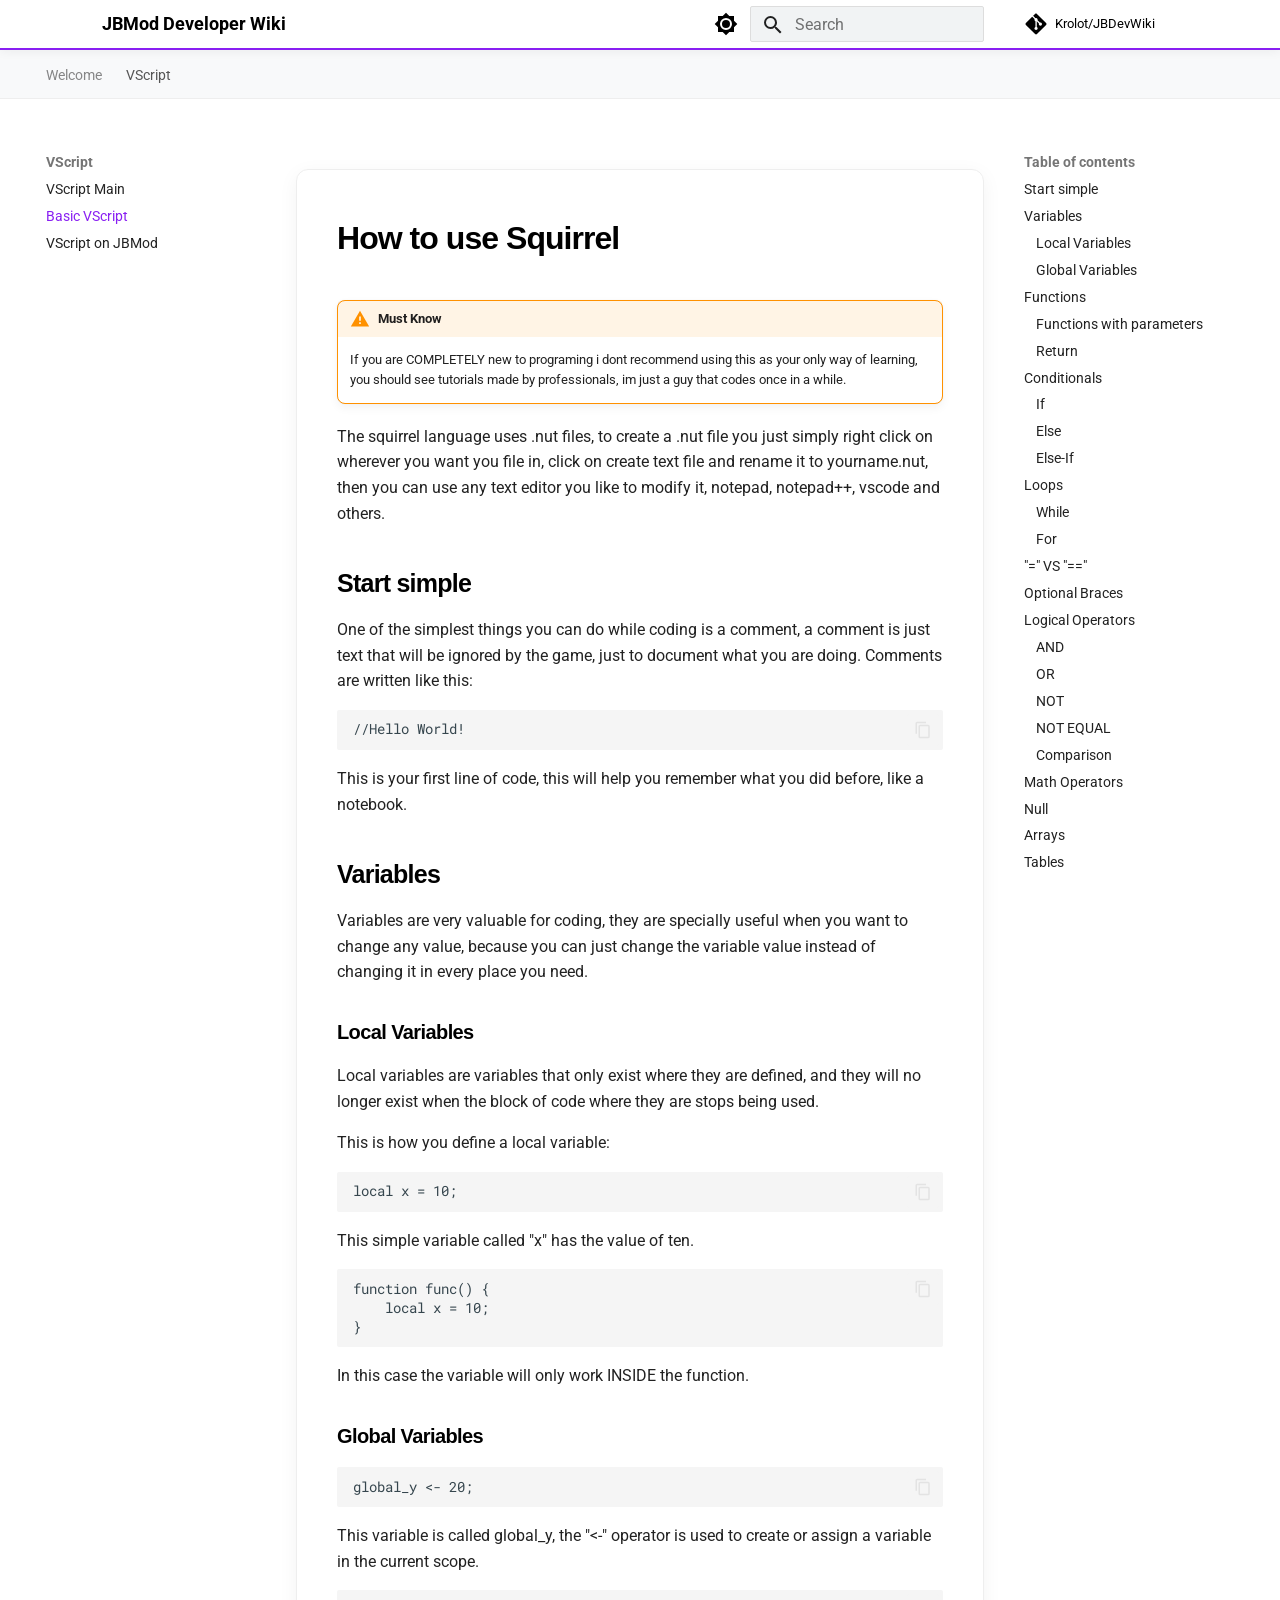
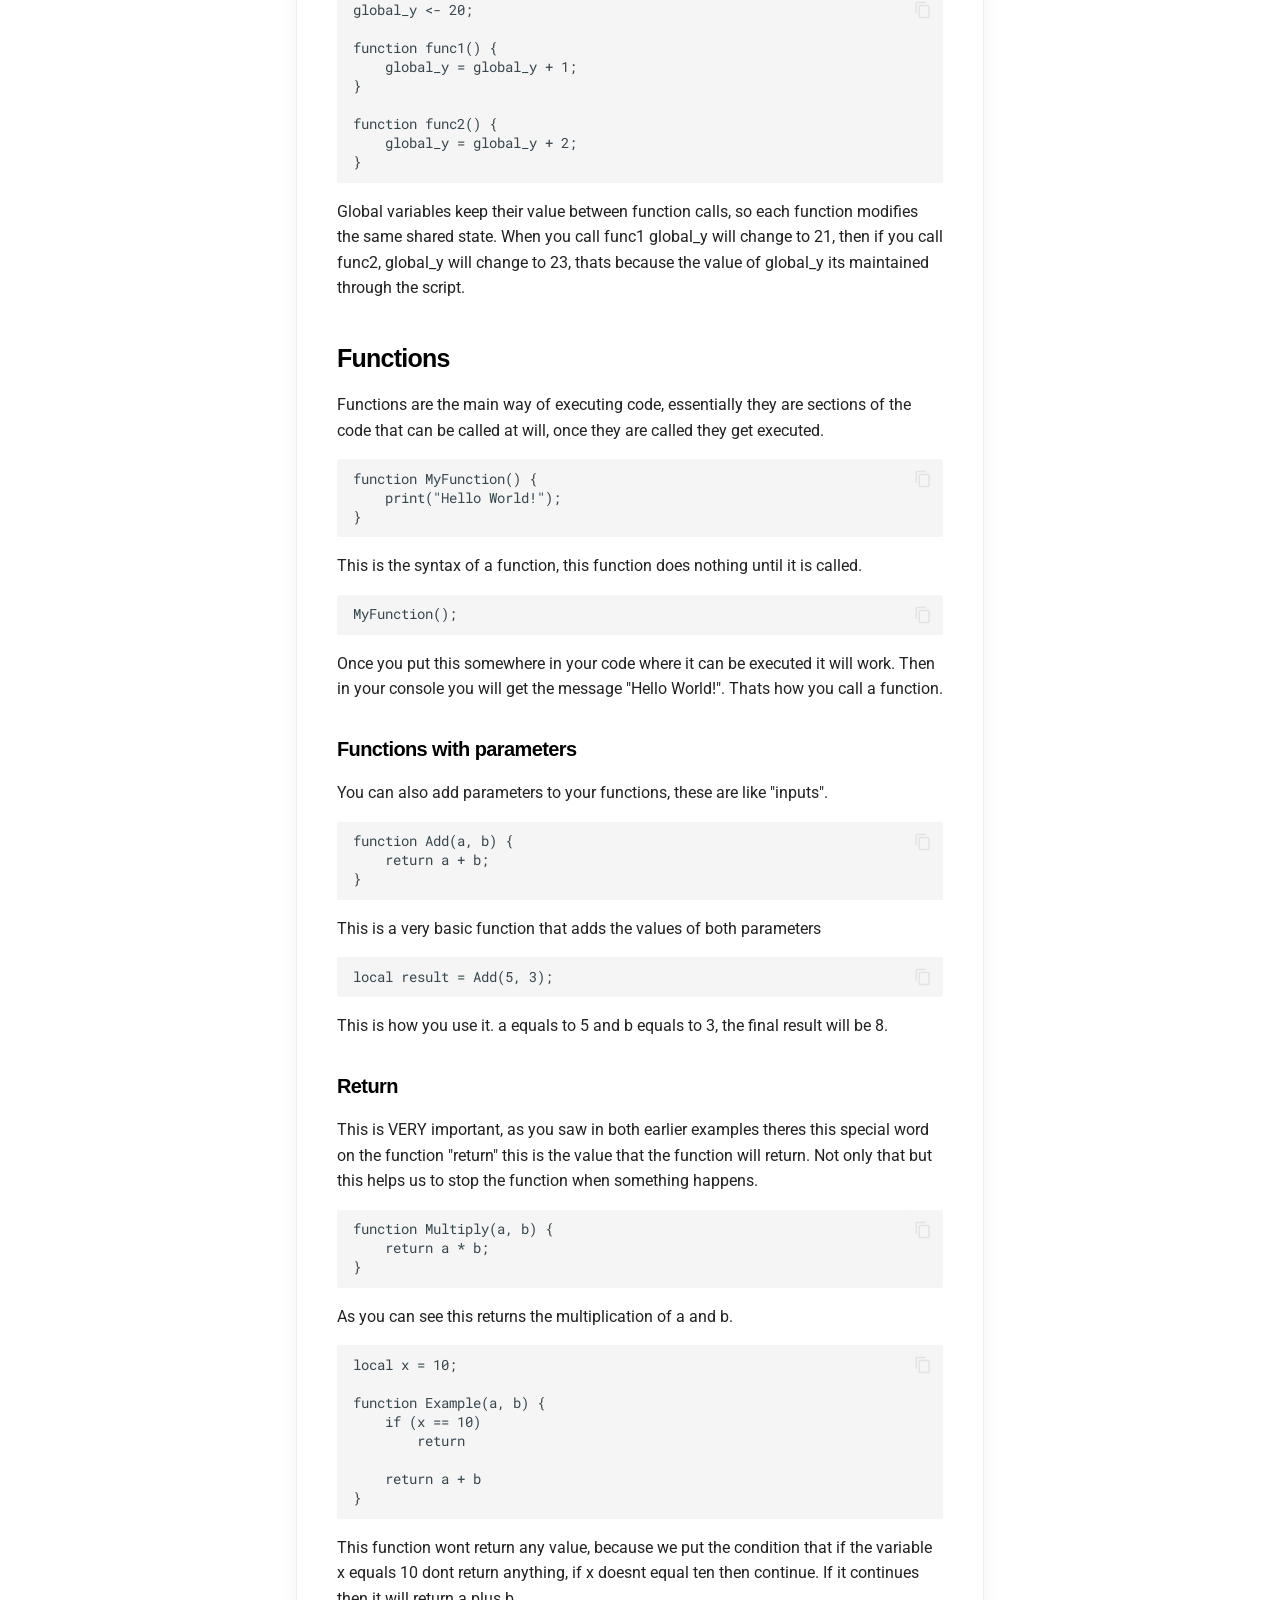
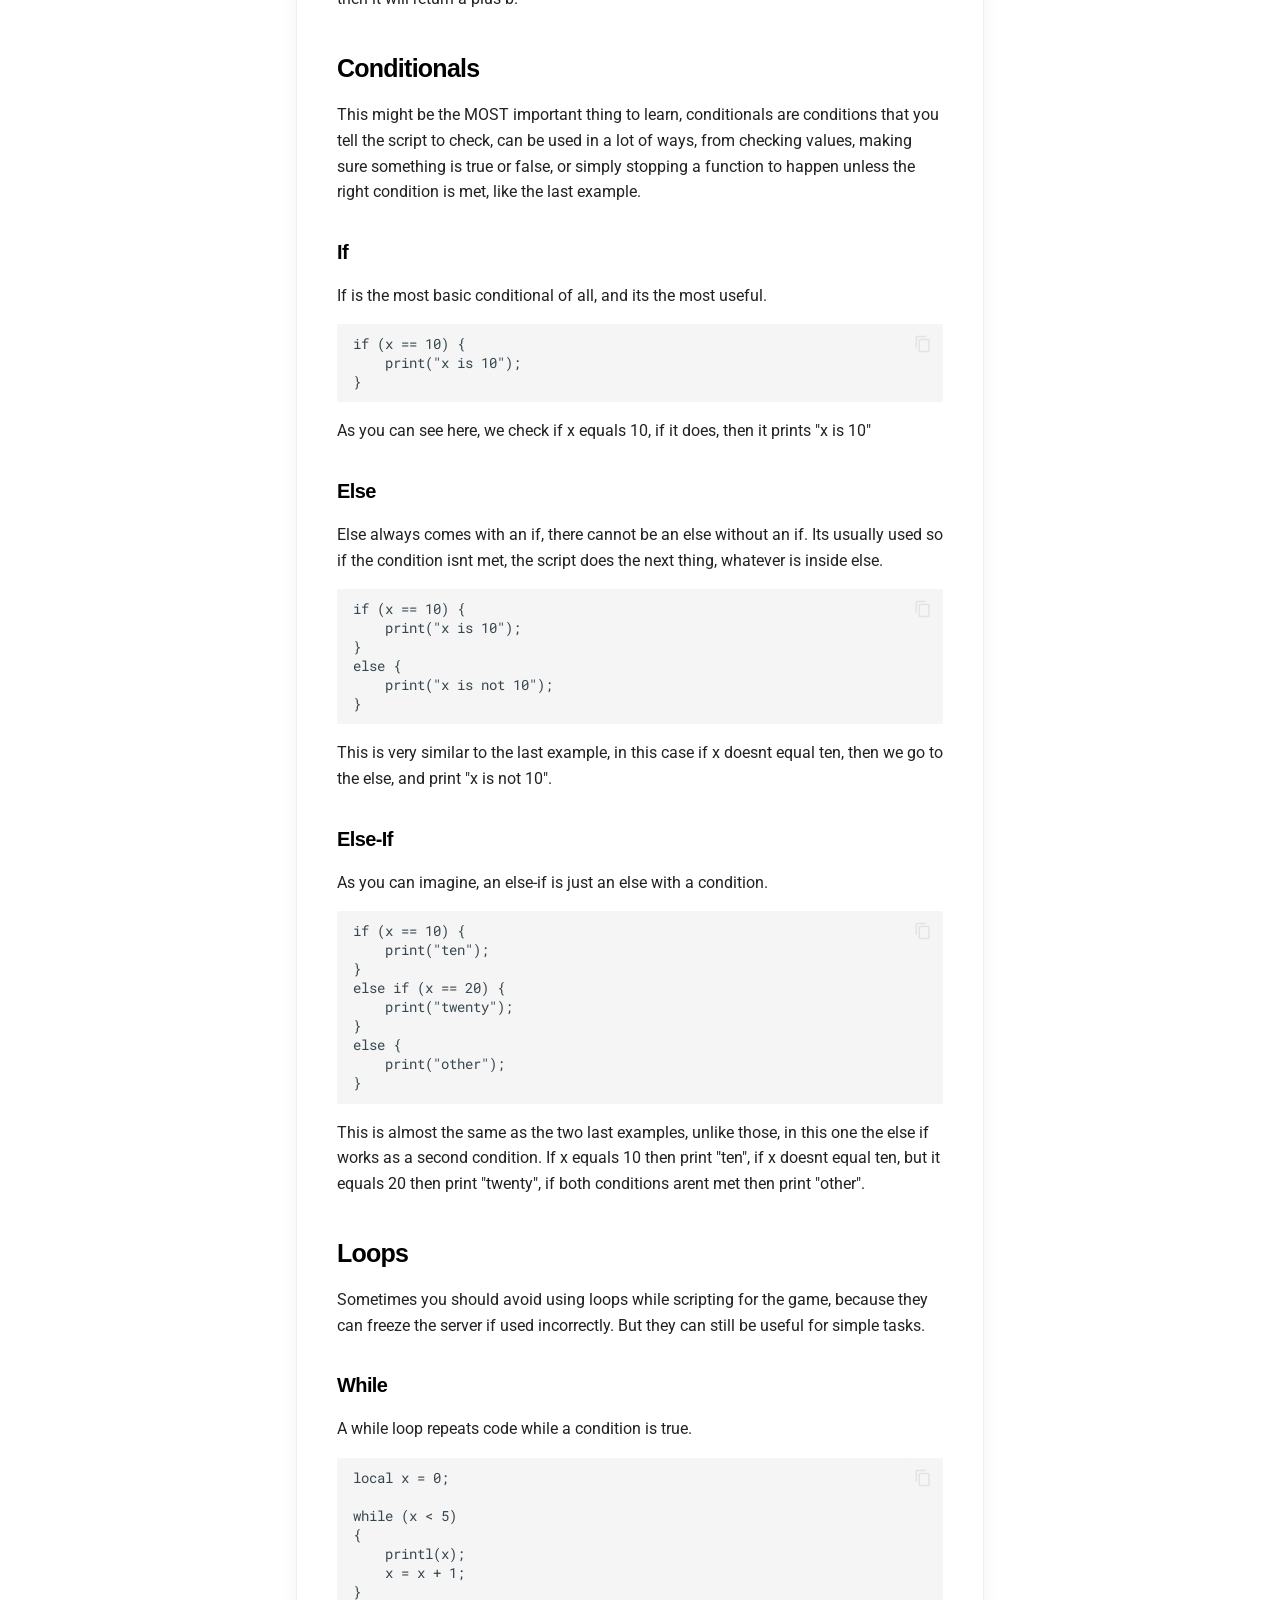
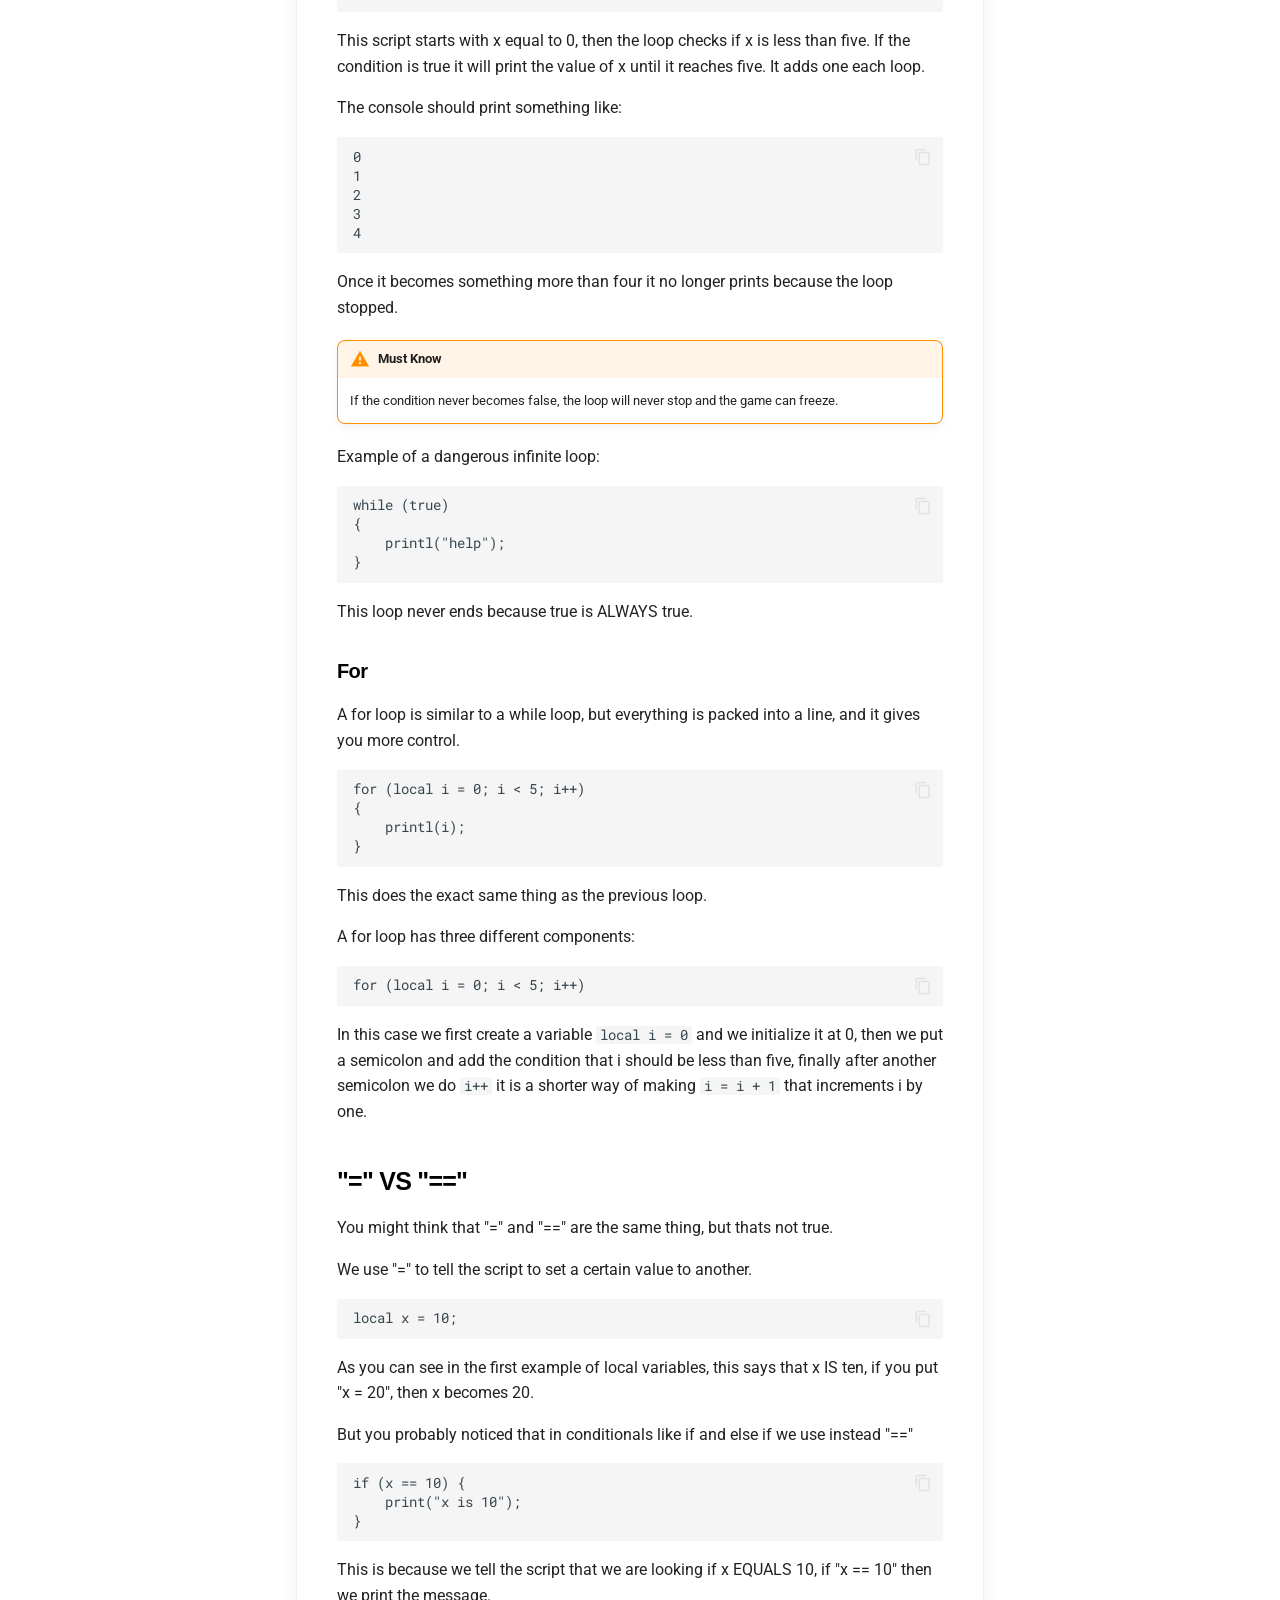
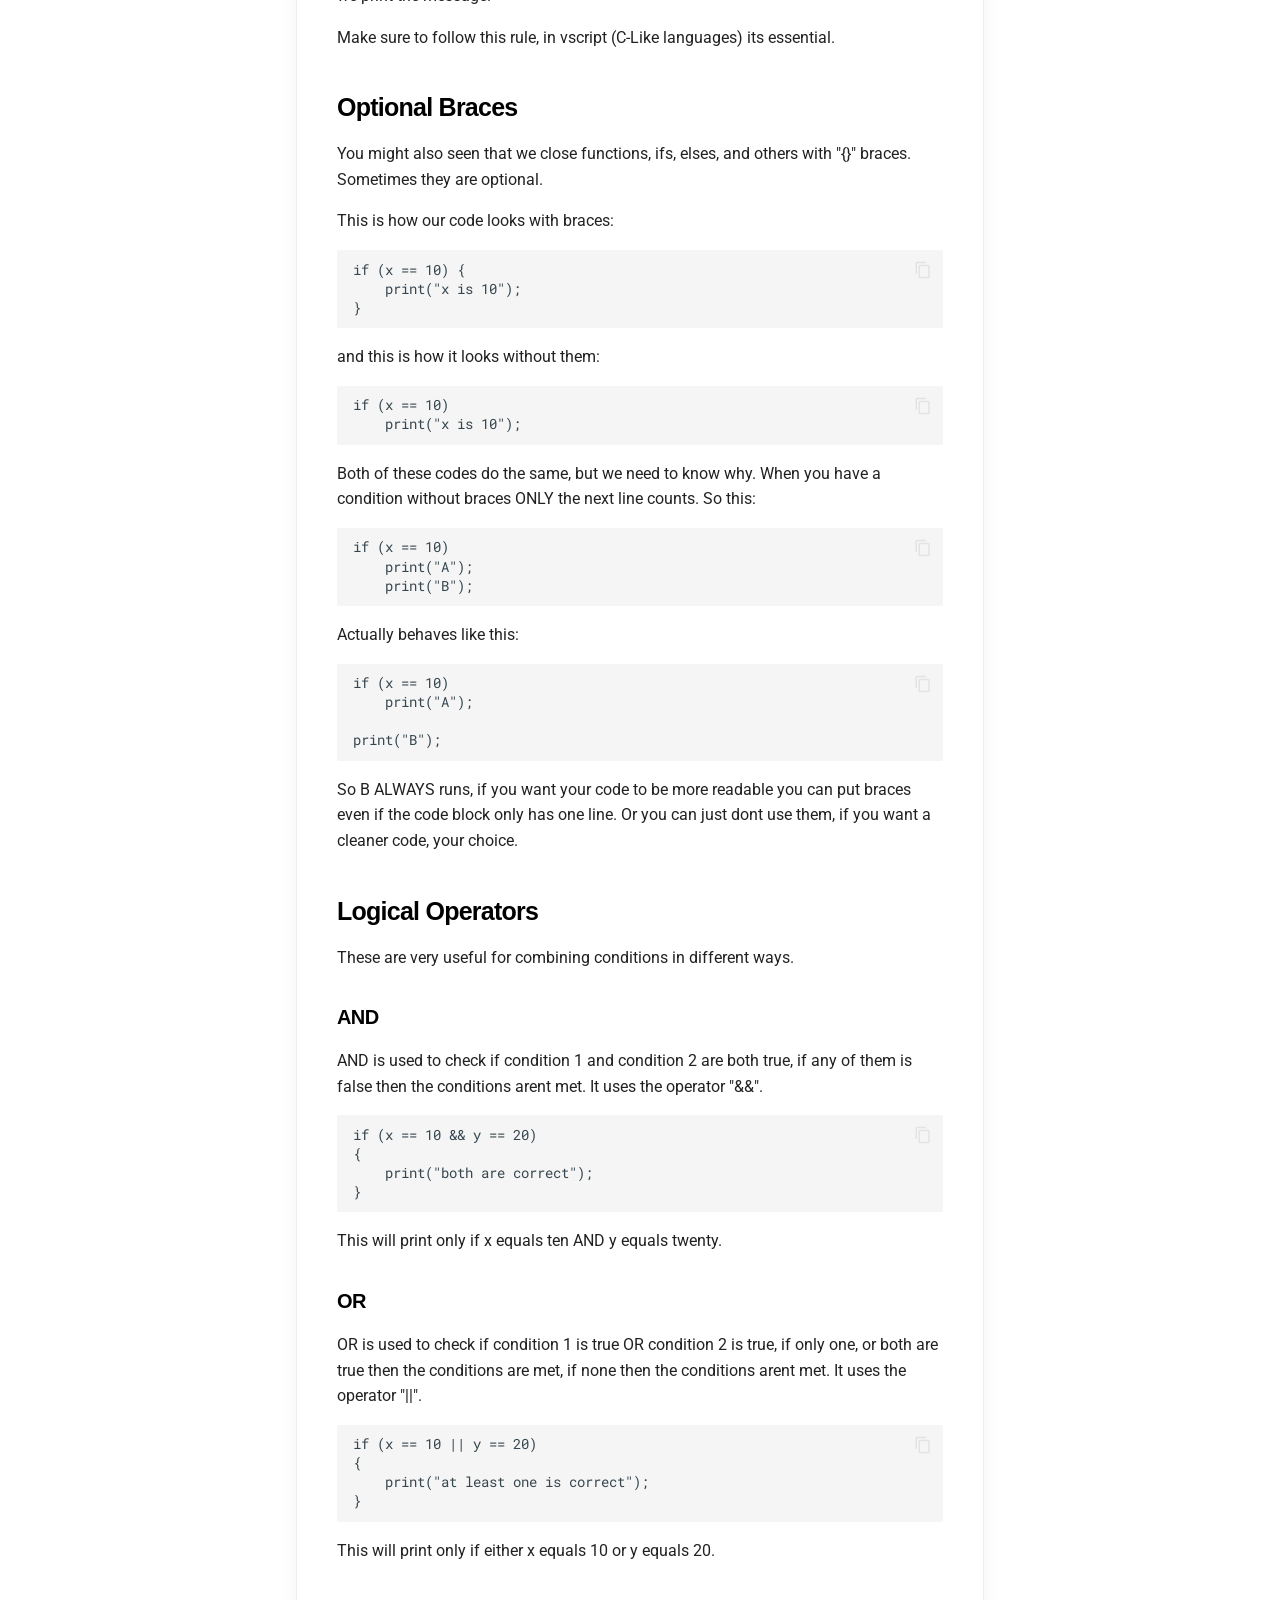
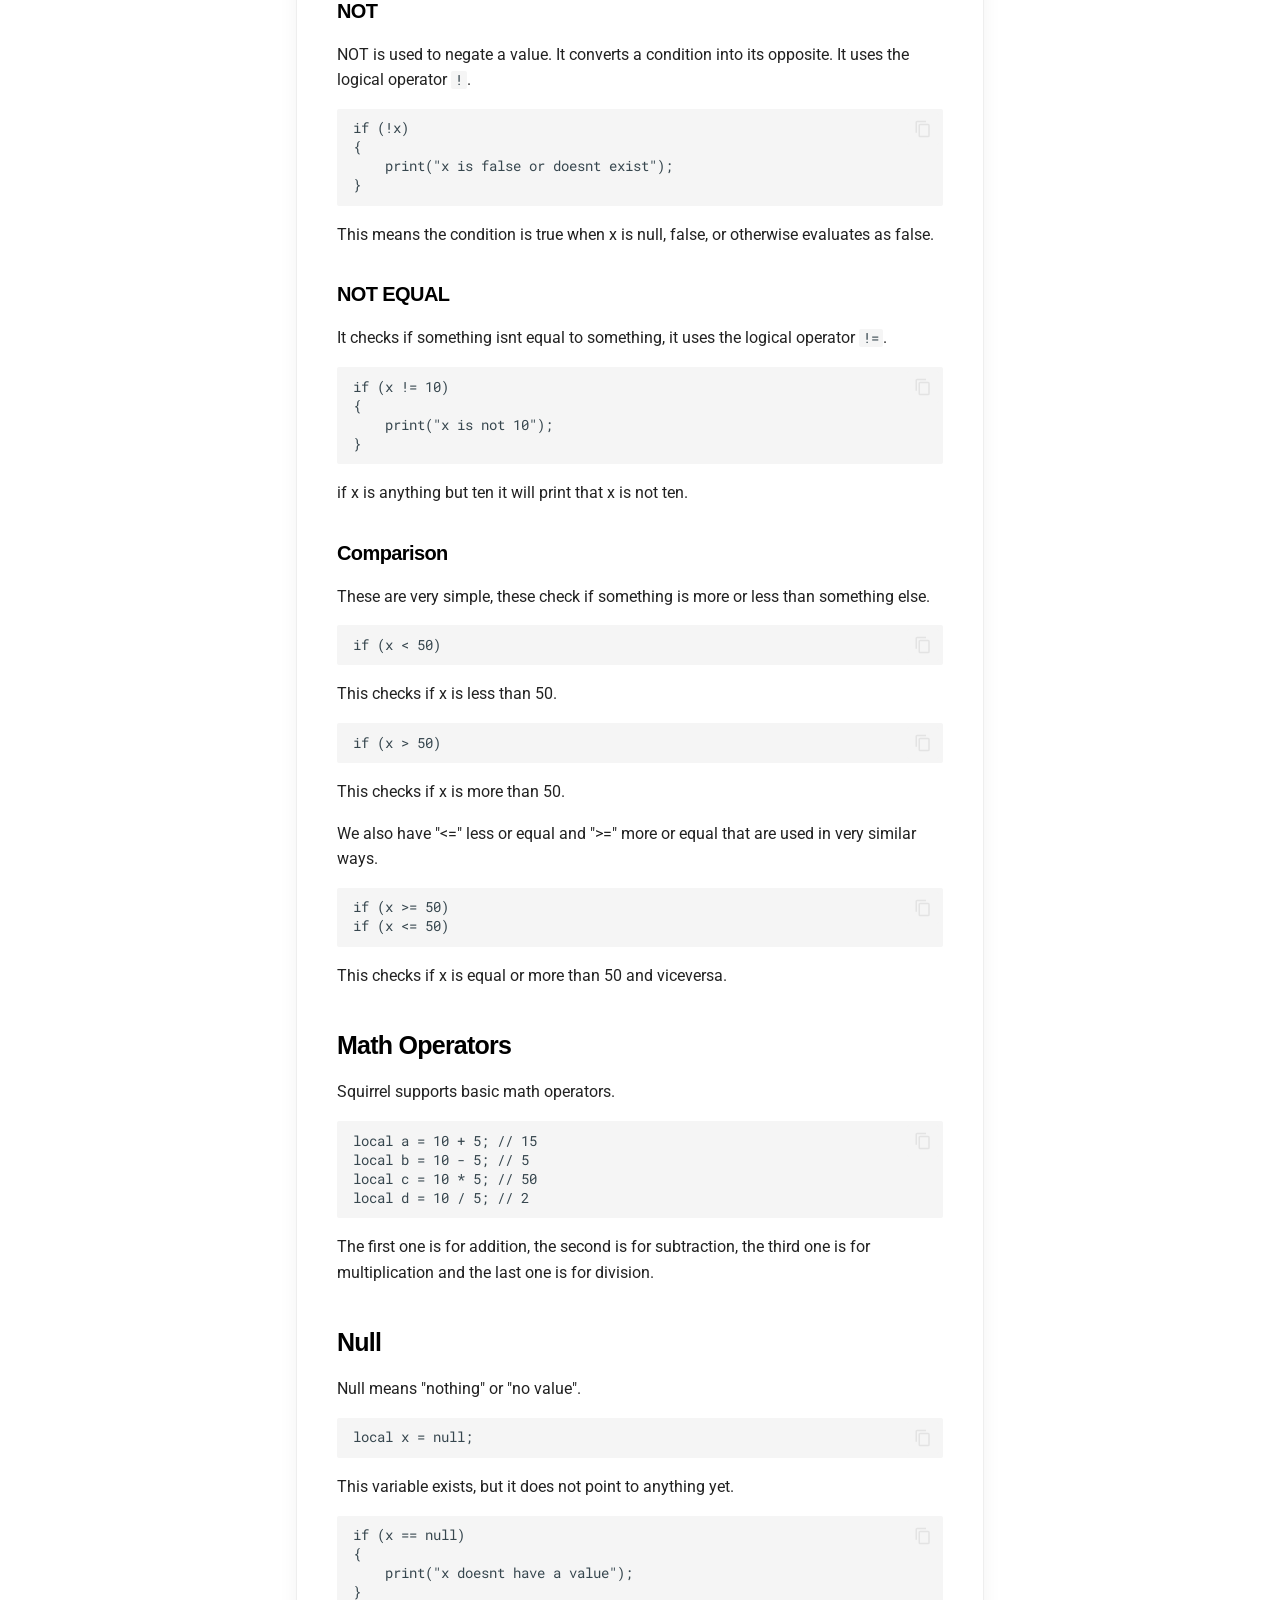
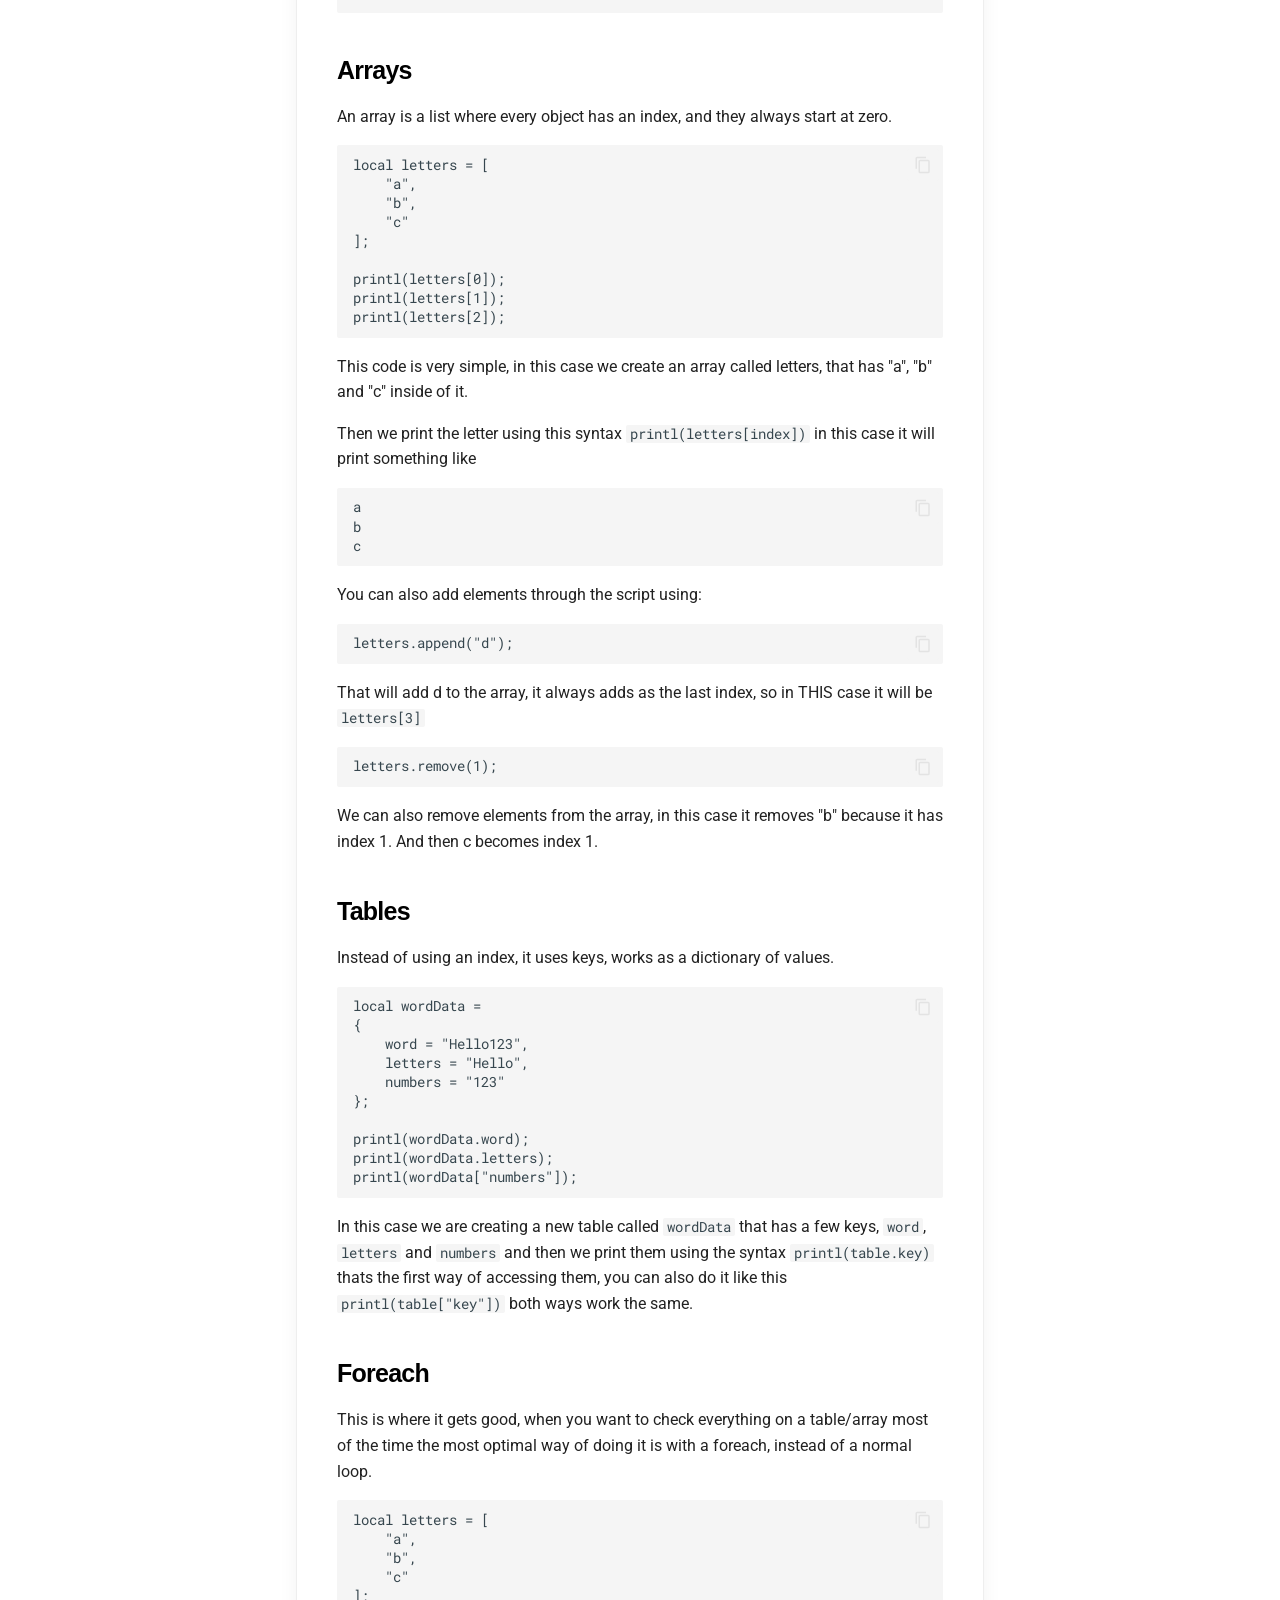
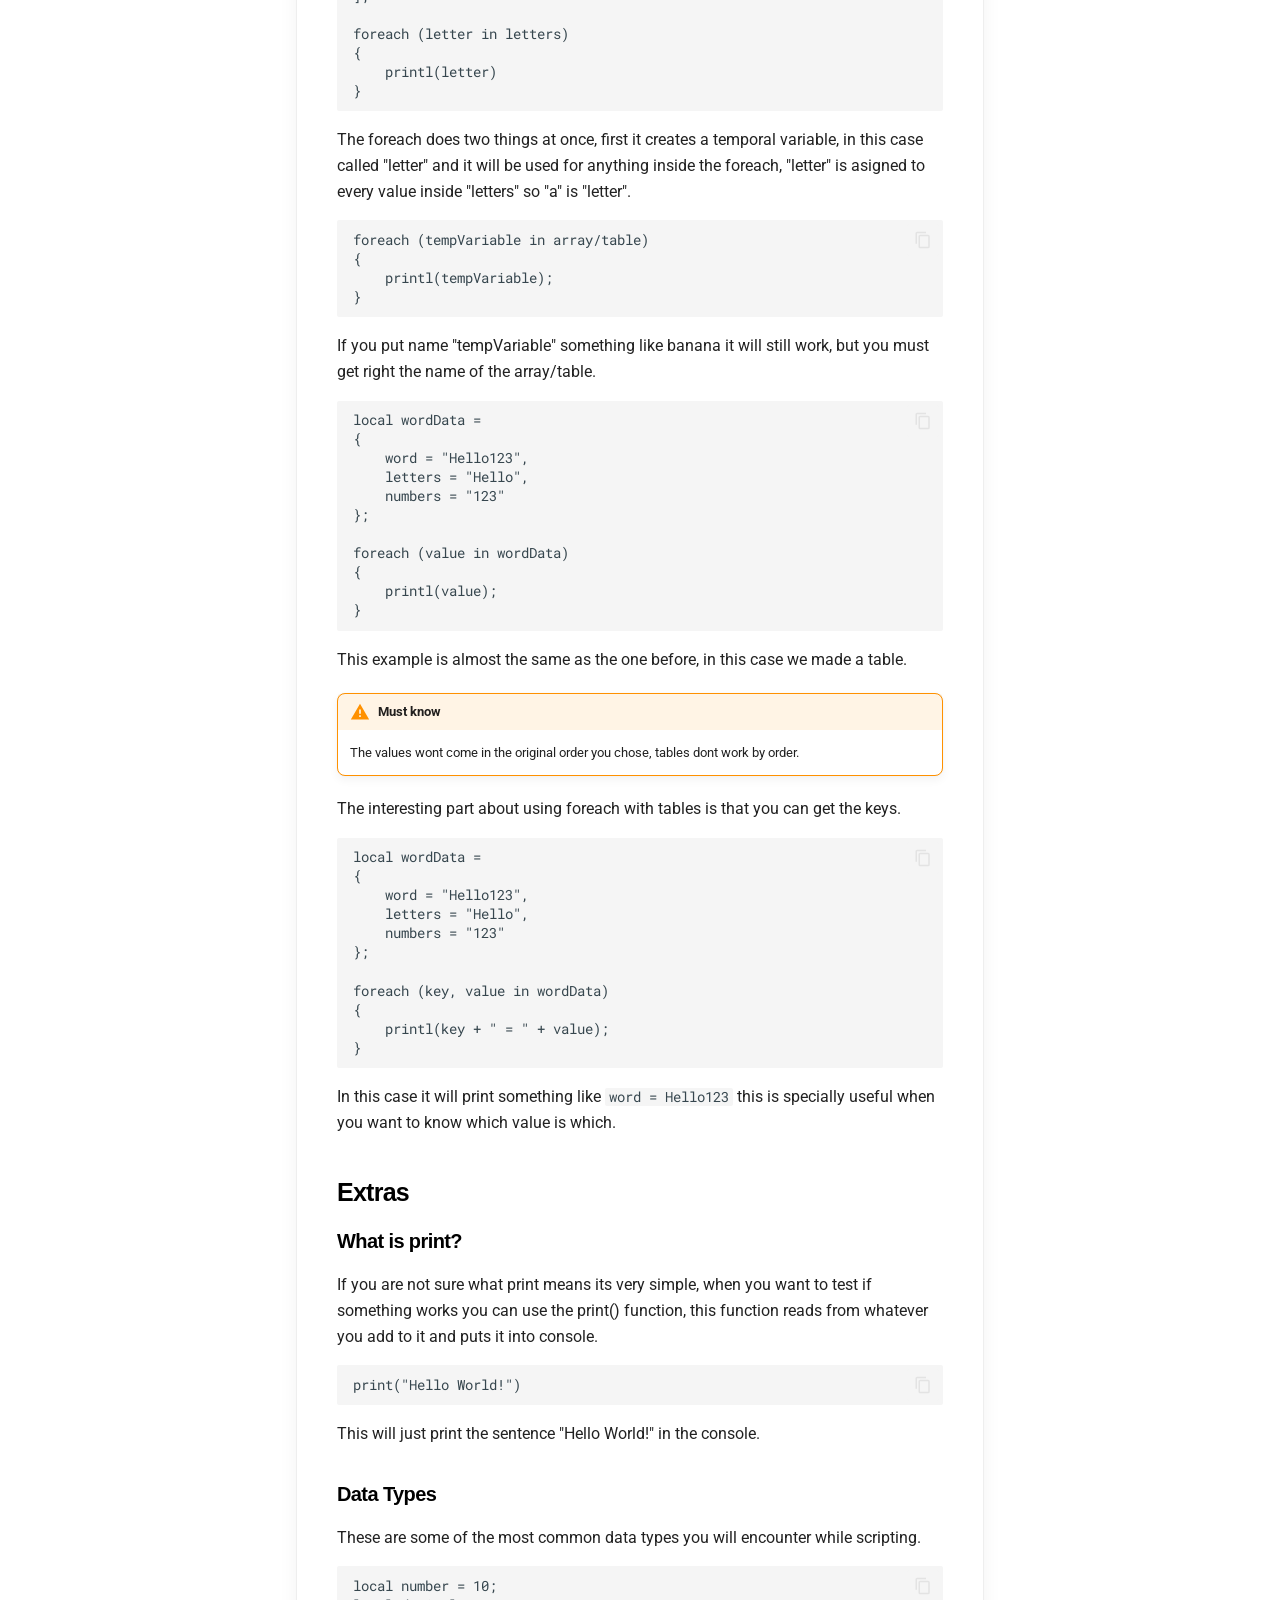
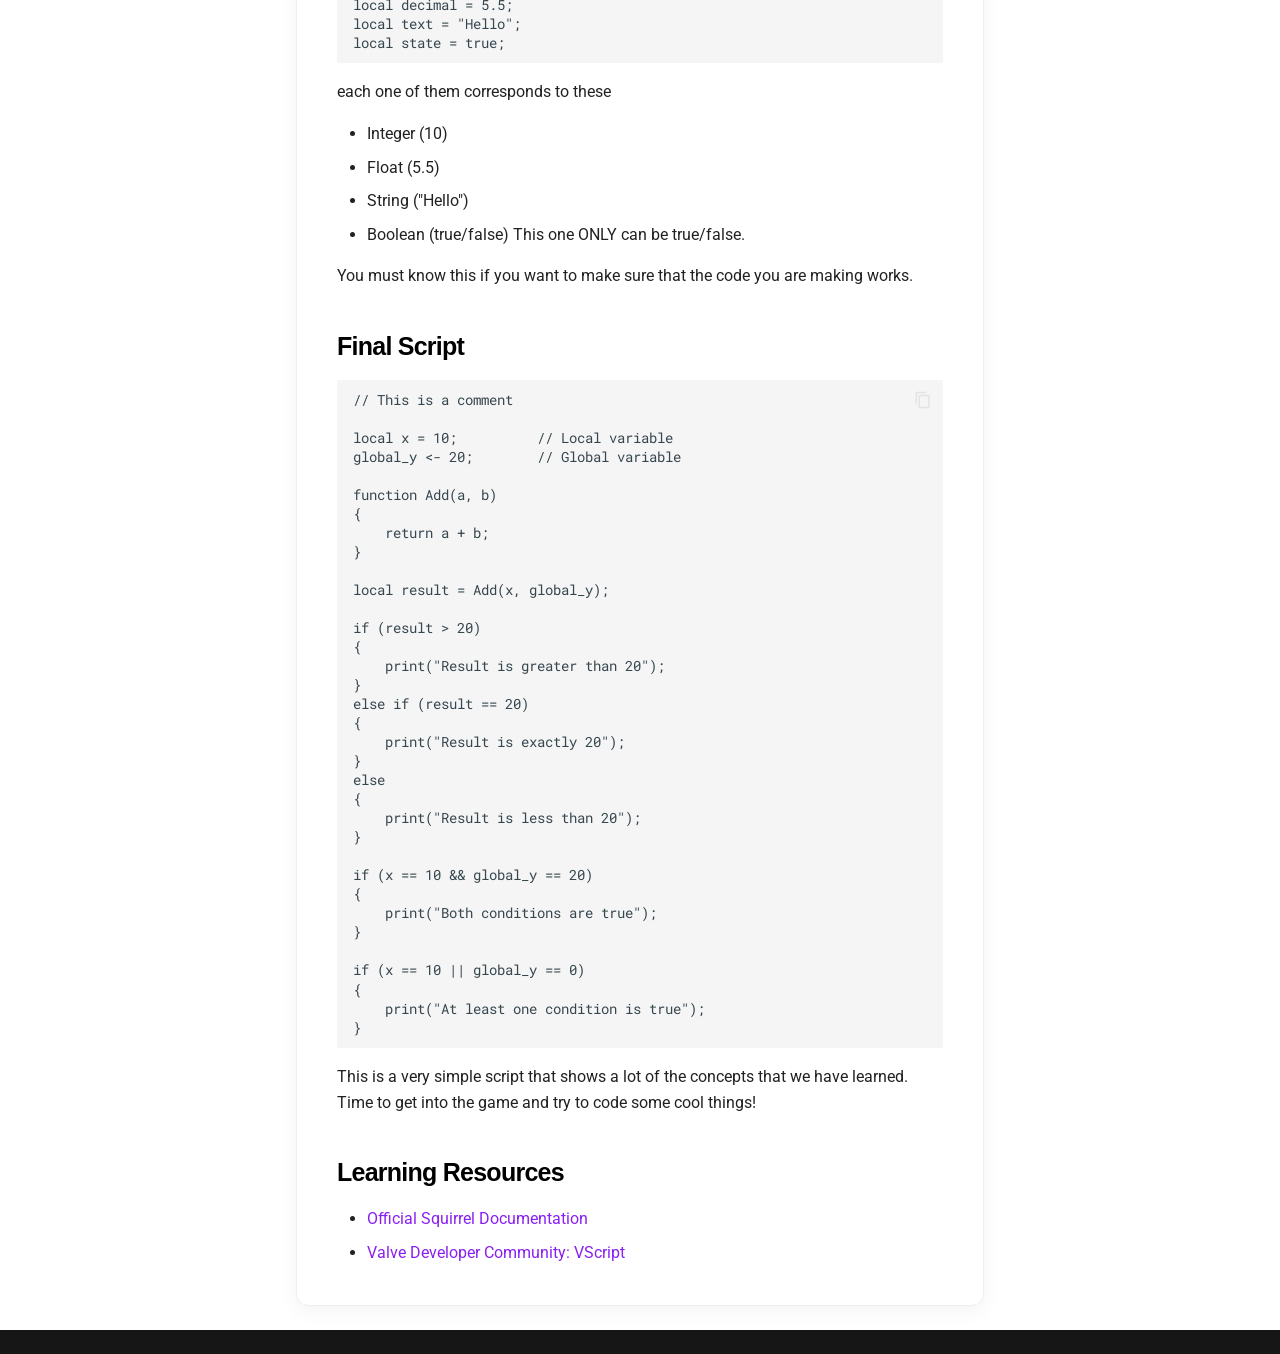
<file: vscript/vscript-learn/index.html>
<!doctype html>
<html lang="en" class="no-js">
  <head>
    
      <meta charset="utf-8">
      <meta name="viewport" content="width=device-width,initial-scale=1">
      
      
      
        <link rel="canonical" href="https://krolot.github.io/JBDevWiki/vscript/vscript-learn/">
      
      
        <link rel="prev" href="../vscript-main/">
      
      
        <link rel="next" href="../vscript-jbmod/">
      
      
        
      
      
      <link rel="icon" href="../../assets/icons/favicon.png">
      <meta name="generator" content="mkdocs-1.6.1, mkdocs-material-9.7.6">
    
    
      
        <title>Basic VScript - JBMod Developer Wiki</title>
      
    
    
      <link rel="stylesheet" href="../../assets/stylesheets/main.484c7ddc.min.css">
      
        
        <link rel="stylesheet" href="../../assets/stylesheets/palette.ab4e12ef.min.css">
      
      


    
    
      
    
    
      
        
        
        <link rel="preconnect" href="https://fonts.gstatic.com" crossorigin>
        <link rel="stylesheet" href="https://fonts.googleapis.com/css?family=Roboto:300,300i,400,400i,700,700i%7CRoboto+Mono:400,400i,700,700i&display=fallback">
        <style>:root{--md-text-font:"Roboto";--md-code-font:"Roboto Mono"}</style>
      
    
    
      <link rel="stylesheet" href="../../stylesheets/extra.css">
    
    <script>__md_scope=new URL("../..",location),__md_hash=e=>[...e].reduce(((e,_)=>(e<<5)-e+_.charCodeAt(0)),0),__md_get=(e,_=localStorage,t=__md_scope)=>JSON.parse(_.getItem(t.pathname+"."+e)),__md_set=(e,_,t=localStorage,a=__md_scope)=>{try{t.setItem(a.pathname+"."+e,JSON.stringify(_))}catch(e){}}</script>
    
      

    
    
  
<meta name="google-site-verification" content="t_3Oa-Dj4OanHpt51h4x54qx0YBinukEqbyBIhf-Pv0" />

  </head>
  
  
    
    
      
    
    
    
    
    <body dir="ltr" data-md-color-scheme="default" data-md-color-primary="white" data-md-color-accent="orange">
  
    
    <input class="md-toggle" data-md-toggle="drawer" type="checkbox" id="__drawer" autocomplete="off">
    <input class="md-toggle" data-md-toggle="search" type="checkbox" id="__search" autocomplete="off">
    <label class="md-overlay" for="__drawer"></label>
    <div data-md-component="skip">
      
        
        <a href="#how-to-use-squirrel" class="md-skip">
          Skip to content
        </a>
      
    </div>
    <div data-md-component="announce">
      
    </div>
    
    
      

<header class="md-header" data-md-component="header">
  <nav class="md-header__inner md-grid" aria-label="Header">
    <a href="../.." title="JBMod Developer Wiki" class="md-header__button md-logo" aria-label="JBMod Developer Wiki" data-md-component="logo">
      
  <img src="../../assets/icons/logo.png" alt="logo">

    </a>
    <label class="md-header__button md-icon" for="__drawer">
      
      <svg xmlns="http://www.w3.org/2000/svg" viewBox="0 0 24 24"><path d="M3 6h18v2H3zm0 5h18v2H3zm0 5h18v2H3z"/></svg>
    </label>
    <div class="md-header__title" data-md-component="header-title">
      <div class="md-header__ellipsis">
        <div class="md-header__topic">
          <span class="md-ellipsis">
            JBMod Developer Wiki
          </span>
        </div>
        <div class="md-header__topic" data-md-component="header-topic">
          <span class="md-ellipsis">
            
              Basic VScript
            
          </span>
        </div>
      </div>
    </div>
    
      
        <form class="md-header__option" data-md-component="palette">
  
    
    
    
    <input class="md-option" data-md-color-media="(prefers-color-scheme: light)" data-md-color-scheme="default" data-md-color-primary="white" data-md-color-accent="orange"  aria-label="Switch to dark mode"  type="radio" name="__palette" id="__palette_0">
    
      <label class="md-header__button md-icon" title="Switch to dark mode" for="__palette_1" hidden>
        <svg xmlns="http://www.w3.org/2000/svg" viewBox="0 0 24 24"><path d="M12 8a4 4 0 0 0-4 4 4 4 0 0 0 4 4 4 4 0 0 0 4-4 4 4 0 0 0-4-4m0 10a6 6 0 0 1-6-6 6 6 0 0 1 6-6 6 6 0 0 1 6 6 6 6 0 0 1-6 6m8-9.31V4h-4.69L12 .69 8.69 4H4v4.69L.69 12 4 15.31V20h4.69L12 23.31 15.31 20H20v-4.69L23.31 12z"/></svg>
      </label>
    
  
    
    
    
    <input class="md-option" data-md-color-media="(prefers-color-scheme: dark)" data-md-color-scheme="slate" data-md-color-primary="black" data-md-color-accent="orange"  aria-label="Switch to light mode"  type="radio" name="__palette" id="__palette_1">
    
      <label class="md-header__button md-icon" title="Switch to light mode" for="__palette_0" hidden>
        <svg xmlns="http://www.w3.org/2000/svg" viewBox="0 0 24 24"><path d="M12 18c-.89 0-1.74-.2-2.5-.55C11.56 16.5 13 14.42 13 12s-1.44-4.5-3.5-5.45C10.26 6.2 11.11 6 12 6a6 6 0 0 1 6 6 6 6 0 0 1-6 6m8-9.31V4h-4.69L12 .69 8.69 4H4v4.69L.69 12 4 15.31V20h4.69L12 23.31 15.31 20H20v-4.69L23.31 12z"/></svg>
      </label>
    
  
</form>
      
    
    
      <script>var palette=__md_get("__palette");if(palette&&palette.color){if("(prefers-color-scheme)"===palette.color.media){var media=matchMedia("(prefers-color-scheme: light)"),input=document.querySelector(media.matches?"[data-md-color-media='(prefers-color-scheme: light)']":"[data-md-color-media='(prefers-color-scheme: dark)']");palette.color.media=input.getAttribute("data-md-color-media"),palette.color.scheme=input.getAttribute("data-md-color-scheme"),palette.color.primary=input.getAttribute("data-md-color-primary"),palette.color.accent=input.getAttribute("data-md-color-accent")}for(var[key,value]of Object.entries(palette.color))document.body.setAttribute("data-md-color-"+key,value)}</script>
    
    
    
      
      
        <label class="md-header__button md-icon" for="__search">
          
          <svg xmlns="http://www.w3.org/2000/svg" viewBox="0 0 24 24"><path d="M9.5 3A6.5 6.5 0 0 1 16 9.5c0 1.61-.59 3.09-1.56 4.23l.27.27h.79l5 5-1.5 1.5-5-5v-.79l-.27-.27A6.52 6.52 0 0 1 9.5 16 6.5 6.5 0 0 1 3 9.5 6.5 6.5 0 0 1 9.5 3m0 2C7 5 5 7 5 9.5S7 14 9.5 14 14 12 14 9.5 12 5 9.5 5"/></svg>
        </label>
        <div class="md-search" data-md-component="search" role="dialog">
  <label class="md-search__overlay" for="__search"></label>
  <div class="md-search__inner" role="search">
    <form class="md-search__form" name="search">
      <input type="text" class="md-search__input" name="query" aria-label="Search" placeholder="Search" autocapitalize="off" autocorrect="off" autocomplete="off" spellcheck="false" data-md-component="search-query" required>
      <label class="md-search__icon md-icon" for="__search">
        
        <svg xmlns="http://www.w3.org/2000/svg" viewBox="0 0 24 24"><path d="M9.5 3A6.5 6.5 0 0 1 16 9.5c0 1.61-.59 3.09-1.56 4.23l.27.27h.79l5 5-1.5 1.5-5-5v-.79l-.27-.27A6.52 6.52 0 0 1 9.5 16 6.5 6.5 0 0 1 3 9.5 6.5 6.5 0 0 1 9.5 3m0 2C7 5 5 7 5 9.5S7 14 9.5 14 14 12 14 9.5 12 5 9.5 5"/></svg>
        
        <svg xmlns="http://www.w3.org/2000/svg" viewBox="0 0 24 24"><path d="M20 11v2H8l5.5 5.5-1.42 1.42L4.16 12l7.92-7.92L13.5 5.5 8 11z"/></svg>
      </label>
      <nav class="md-search__options" aria-label="Search">
        
        <button type="reset" class="md-search__icon md-icon" title="Clear" aria-label="Clear" tabindex="-1">
          
          <svg xmlns="http://www.w3.org/2000/svg" viewBox="0 0 24 24"><path d="M19 6.41 17.59 5 12 10.59 6.41 5 5 6.41 10.59 12 5 17.59 6.41 19 12 13.41 17.59 19 19 17.59 13.41 12z"/></svg>
        </button>
      </nav>
      
        <div class="md-search__suggest" data-md-component="search-suggest"></div>
      
    </form>
    <div class="md-search__output">
      <div class="md-search__scrollwrap" tabindex="0" data-md-scrollfix>
        <div class="md-search-result" data-md-component="search-result">
          <div class="md-search-result__meta">
            Initializing search
          </div>
          <ol class="md-search-result__list" role="presentation"></ol>
        </div>
      </div>
    </div>
  </div>
</div>
      
    
    
      <div class="md-header__source">
        <a href="https://github.com/Krolot/JBDevWiki" title="Go to repository" class="md-source" data-md-component="source">
  <div class="md-source__icon md-icon">
    
    <svg xmlns="http://www.w3.org/2000/svg" viewBox="0 0 448 512"><!--! Font Awesome Free 7.1.0 by @fontawesome - https://fontawesome.com License - https://fontawesome.com/license/free (Icons: CC BY 4.0, Fonts: SIL OFL 1.1, Code: MIT License) Copyright 2025 Fonticons, Inc.--><path d="M439.6 236.1 244 40.5c-5.4-5.5-12.8-8.5-20.4-8.5s-15 3-20.4 8.4L162.5 81l51.5 51.5c27.1-9.1 52.7 16.8 43.4 43.7l49.7 49.7c34.2-11.8 61.2 31 35.5 56.7-26.5 26.5-70.2-2.9-56-37.3L240.3 199v121.9c25.3 12.5 22.3 41.8 9.1 55-6.4 6.4-15.2 10.1-24.3 10.1s-17.8-3.6-24.3-10.1c-17.6-17.6-11.1-46.9 11.2-56v-123c-20.8-8.5-24.6-30.7-18.6-45L142.6 101 8.5 235.1C3 240.6 0 247.9 0 255.5s3 15 8.5 20.4l195.6 195.7c5.4 5.4 12.7 8.4 20.4 8.4s15-3 20.4-8.4l194.7-194.7c5.4-5.4 8.4-12.8 8.4-20.4s-3-15-8.4-20.4"/></svg>
  </div>
  <div class="md-source__repository">
    Krolot/JBDevWiki
  </div>
</a>
      </div>
    
  </nav>
  
</header>
    
    <div class="md-container" data-md-component="container">
      
      
        
          
            
<nav class="md-tabs" aria-label="Tabs" data-md-component="tabs">
  <div class="md-grid">
    <ul class="md-tabs__list">
      
        
  
  
  
  
    
    
      <li class="md-tabs__item">
        <a href="../.." class="md-tabs__link">
          
  
  
  Welcome

        </a>
      </li>
    
  

      
        
  
  
  
    
  
  
    
    
      <li class="md-tabs__item md-tabs__item--active">
        <a href="../vscript-main/" class="md-tabs__link">
          
  
  
  VScript

        </a>
      </li>
    
  

      
    </ul>
  </div>
</nav>
          
        
      
      <main class="md-main" data-md-component="main">
        <div class="md-main__inner md-grid">
          
            
              
              <div class="md-sidebar md-sidebar--primary" data-md-component="sidebar" data-md-type="navigation" >
                <div class="md-sidebar__scrollwrap">
                  <div class="md-sidebar__inner">
                    


  


<nav class="md-nav md-nav--primary md-nav--lifted" aria-label="Navigation" data-md-level="0">
  <label class="md-nav__title" for="__drawer">
    <a href="../.." title="JBMod Developer Wiki" class="md-nav__button md-logo" aria-label="JBMod Developer Wiki" data-md-component="logo">
      
  <img src="../../assets/icons/logo.png" alt="logo">

    </a>
    JBMod Developer Wiki
  </label>
  
    <div class="md-nav__source">
      <a href="https://github.com/Krolot/JBDevWiki" title="Go to repository" class="md-source" data-md-component="source">
  <div class="md-source__icon md-icon">
    
    <svg xmlns="http://www.w3.org/2000/svg" viewBox="0 0 448 512"><!--! Font Awesome Free 7.1.0 by @fontawesome - https://fontawesome.com License - https://fontawesome.com/license/free (Icons: CC BY 4.0, Fonts: SIL OFL 1.1, Code: MIT License) Copyright 2025 Fonticons, Inc.--><path d="M439.6 236.1 244 40.5c-5.4-5.5-12.8-8.5-20.4-8.5s-15 3-20.4 8.4L162.5 81l51.5 51.5c27.1-9.1 52.7 16.8 43.4 43.7l49.7 49.7c34.2-11.8 61.2 31 35.5 56.7-26.5 26.5-70.2-2.9-56-37.3L240.3 199v121.9c25.3 12.5 22.3 41.8 9.1 55-6.4 6.4-15.2 10.1-24.3 10.1s-17.8-3.6-24.3-10.1c-17.6-17.6-11.1-46.9 11.2-56v-123c-20.8-8.5-24.6-30.7-18.6-45L142.6 101 8.5 235.1C3 240.6 0 247.9 0 255.5s3 15 8.5 20.4l195.6 195.7c5.4 5.4 12.7 8.4 20.4 8.4s15-3 20.4-8.4l194.7-194.7c5.4-5.4 8.4-12.8 8.4-20.4s-3-15-8.4-20.4"/></svg>
  </div>
  <div class="md-source__repository">
    Krolot/JBDevWiki
  </div>
</a>
    </div>
  
  <ul class="md-nav__list" data-md-scrollfix>
    
      
      
  
  
  
  
    
    
    
    
      
      
        
      
    
    
    <li class="md-nav__item md-nav__item--nested">
      
        
        
        <input class="md-nav__toggle md-toggle " type="checkbox" id="__nav_1" >
        
          
          <label class="md-nav__link" for="__nav_1" id="__nav_1_label" tabindex="0">
            
  
  
  <span class="md-ellipsis">
    
  
    Welcome
  

    
  </span>
  
  

            <span class="md-nav__icon md-icon"></span>
          </label>
        
        <nav class="md-nav" data-md-level="1" aria-labelledby="__nav_1_label" aria-expanded="false">
          <label class="md-nav__title" for="__nav_1">
            <span class="md-nav__icon md-icon"></span>
            
  
    Welcome
  

          </label>
          <ul class="md-nav__list" data-md-scrollfix>
            
              
                
  
  
  
  
    <li class="md-nav__item">
      <a href="../.." class="md-nav__link">
        
  
  
  <span class="md-ellipsis">
    
  
    Main Page
  

    
  </span>
  
  

      </a>
    </li>
  

              
            
              
                
  
  
  
  
    <li class="md-nav__item">
      <a href="../../welcome/github-branch/" class="md-nav__link">
        
  
  
  <span class="md-ellipsis">
    
  
    GitHub Branch
  

    
  </span>
  
  

      </a>
    </li>
  

              
            
          </ul>
        </nav>
      
    </li>
  

    
      
      
  
  
    
  
  
  
    
    
    
    
      
        
        
      
      
        
      
    
    
    <li class="md-nav__item md-nav__item--active md-nav__item--section md-nav__item--nested">
      
        
        
        <input class="md-nav__toggle md-toggle " type="checkbox" id="__nav_2" checked>
        
          
          <label class="md-nav__link" for="__nav_2" id="__nav_2_label" tabindex="">
            
  
  
  <span class="md-ellipsis">
    
  
    VScript
  

    
  </span>
  
  

            <span class="md-nav__icon md-icon"></span>
          </label>
        
        <nav class="md-nav" data-md-level="1" aria-labelledby="__nav_2_label" aria-expanded="true">
          <label class="md-nav__title" for="__nav_2">
            <span class="md-nav__icon md-icon"></span>
            
  
    VScript
  

          </label>
          <ul class="md-nav__list" data-md-scrollfix>
            
              
                
  
  
  
  
    <li class="md-nav__item">
      <a href="../vscript-main/" class="md-nav__link">
        
  
  
  <span class="md-ellipsis">
    
  
    VScript Main
  

    
  </span>
  
  

      </a>
    </li>
  

              
            
              
                
  
  
    
  
  
  
    <li class="md-nav__item md-nav__item--active">
      
      <input class="md-nav__toggle md-toggle" type="checkbox" id="__toc">
      
      
        
      
      
        <label class="md-nav__link md-nav__link--active" for="__toc">
          
  
  
  <span class="md-ellipsis">
    
  
    Basic VScript
  

    
  </span>
  
  

          <span class="md-nav__icon md-icon"></span>
        </label>
      
      <a href="./" class="md-nav__link md-nav__link--active">
        
  
  
  <span class="md-ellipsis">
    
  
    Basic VScript
  

    
  </span>
  
  

      </a>
      
        

<nav class="md-nav md-nav--secondary" aria-label="Table of contents">
  
  
  
    
  
  
    <label class="md-nav__title" for="__toc">
      <span class="md-nav__icon md-icon"></span>
      Table of contents
    </label>
    <ul class="md-nav__list" data-md-component="toc" data-md-scrollfix>
      
        <li class="md-nav__item">
  <a href="#start-simple" class="md-nav__link">
    <span class="md-ellipsis">
      
        Start simple
      
    </span>
  </a>
  
</li>
      
        <li class="md-nav__item">
  <a href="#variables" class="md-nav__link">
    <span class="md-ellipsis">
      
        Variables
      
    </span>
  </a>
  
    <nav class="md-nav" aria-label="Variables">
      <ul class="md-nav__list">
        
          <li class="md-nav__item">
  <a href="#local-variables" class="md-nav__link">
    <span class="md-ellipsis">
      
        Local Variables
      
    </span>
  </a>
  
</li>
        
          <li class="md-nav__item">
  <a href="#global-variables" class="md-nav__link">
    <span class="md-ellipsis">
      
        Global Variables
      
    </span>
  </a>
  
</li>
        
      </ul>
    </nav>
  
</li>
      
        <li class="md-nav__item">
  <a href="#functions" class="md-nav__link">
    <span class="md-ellipsis">
      
        Functions
      
    </span>
  </a>
  
    <nav class="md-nav" aria-label="Functions">
      <ul class="md-nav__list">
        
          <li class="md-nav__item">
  <a href="#functions-with-parameters" class="md-nav__link">
    <span class="md-ellipsis">
      
        Functions with parameters
      
    </span>
  </a>
  
</li>
        
          <li class="md-nav__item">
  <a href="#return" class="md-nav__link">
    <span class="md-ellipsis">
      
        Return
      
    </span>
  </a>
  
</li>
        
      </ul>
    </nav>
  
</li>
      
        <li class="md-nav__item">
  <a href="#conditionals" class="md-nav__link">
    <span class="md-ellipsis">
      
        Conditionals
      
    </span>
  </a>
  
    <nav class="md-nav" aria-label="Conditionals">
      <ul class="md-nav__list">
        
          <li class="md-nav__item">
  <a href="#if" class="md-nav__link">
    <span class="md-ellipsis">
      
        If
      
    </span>
  </a>
  
</li>
        
          <li class="md-nav__item">
  <a href="#else" class="md-nav__link">
    <span class="md-ellipsis">
      
        Else
      
    </span>
  </a>
  
</li>
        
          <li class="md-nav__item">
  <a href="#else-if" class="md-nav__link">
    <span class="md-ellipsis">
      
        Else-If
      
    </span>
  </a>
  
</li>
        
      </ul>
    </nav>
  
</li>
      
        <li class="md-nav__item">
  <a href="#loops" class="md-nav__link">
    <span class="md-ellipsis">
      
        Loops
      
    </span>
  </a>
  
    <nav class="md-nav" aria-label="Loops">
      <ul class="md-nav__list">
        
          <li class="md-nav__item">
  <a href="#while" class="md-nav__link">
    <span class="md-ellipsis">
      
        While
      
    </span>
  </a>
  
</li>
        
          <li class="md-nav__item">
  <a href="#for" class="md-nav__link">
    <span class="md-ellipsis">
      
        For
      
    </span>
  </a>
  
</li>
        
      </ul>
    </nav>
  
</li>
      
        <li class="md-nav__item">
  <a href="#vs" class="md-nav__link">
    <span class="md-ellipsis">
      
        "=" VS "=="
      
    </span>
  </a>
  
</li>
      
        <li class="md-nav__item">
  <a href="#optional-braces" class="md-nav__link">
    <span class="md-ellipsis">
      
        Optional Braces
      
    </span>
  </a>
  
</li>
      
        <li class="md-nav__item">
  <a href="#logical-operators" class="md-nav__link">
    <span class="md-ellipsis">
      
        Logical Operators
      
    </span>
  </a>
  
    <nav class="md-nav" aria-label="Logical Operators">
      <ul class="md-nav__list">
        
          <li class="md-nav__item">
  <a href="#and" class="md-nav__link">
    <span class="md-ellipsis">
      
        AND
      
    </span>
  </a>
  
</li>
        
          <li class="md-nav__item">
  <a href="#or" class="md-nav__link">
    <span class="md-ellipsis">
      
        OR
      
    </span>
  </a>
  
</li>
        
          <li class="md-nav__item">
  <a href="#not" class="md-nav__link">
    <span class="md-ellipsis">
      
        NOT
      
    </span>
  </a>
  
</li>
        
          <li class="md-nav__item">
  <a href="#not-equal" class="md-nav__link">
    <span class="md-ellipsis">
      
        NOT EQUAL
      
    </span>
  </a>
  
</li>
        
          <li class="md-nav__item">
  <a href="#comparison" class="md-nav__link">
    <span class="md-ellipsis">
      
        Comparison
      
    </span>
  </a>
  
</li>
        
      </ul>
    </nav>
  
</li>
      
        <li class="md-nav__item">
  <a href="#math-operators" class="md-nav__link">
    <span class="md-ellipsis">
      
        Math Operators
      
    </span>
  </a>
  
</li>
      
        <li class="md-nav__item">
  <a href="#null" class="md-nav__link">
    <span class="md-ellipsis">
      
        Null
      
    </span>
  </a>
  
</li>
      
        <li class="md-nav__item">
  <a href="#arrays" class="md-nav__link">
    <span class="md-ellipsis">
      
        Arrays
      
    </span>
  </a>
  
</li>
      
        <li class="md-nav__item">
  <a href="#tables" class="md-nav__link">
    <span class="md-ellipsis">
      
        Tables
      
    </span>
  </a>
  
</li>
      
        <li class="md-nav__item">
  <a href="#foreach" class="md-nav__link">
    <span class="md-ellipsis">
      
        Foreach
      
    </span>
  </a>
  
</li>
      
        <li class="md-nav__item">
  <a href="#extras" class="md-nav__link">
    <span class="md-ellipsis">
      
        Extras
      
    </span>
  </a>
  
    <nav class="md-nav" aria-label="Extras">
      <ul class="md-nav__list">
        
          <li class="md-nav__item">
  <a href="#what-is-print" class="md-nav__link">
    <span class="md-ellipsis">
      
        What is print?
      
    </span>
  </a>
  
</li>
        
          <li class="md-nav__item">
  <a href="#data-types" class="md-nav__link">
    <span class="md-ellipsis">
      
        Data Types
      
    </span>
  </a>
  
</li>
        
      </ul>
    </nav>
  
</li>
      
        <li class="md-nav__item">
  <a href="#final-script" class="md-nav__link">
    <span class="md-ellipsis">
      
        Final Script
      
    </span>
  </a>
  
</li>
      
        <li class="md-nav__item">
  <a href="#learning-resources" class="md-nav__link">
    <span class="md-ellipsis">
      
        Learning Resources
      
    </span>
  </a>
  
</li>
      
    </ul>
  
</nav>
      
    </li>
  

              
            
              
                
  
  
  
  
    <li class="md-nav__item">
      <a href="../vscript-jbmod/" class="md-nav__link">
        
  
  
  <span class="md-ellipsis">
    
  
    VScript on JBMod
  

    
  </span>
  
  

      </a>
    </li>
  

              
            
          </ul>
        </nav>
      
    </li>
  

    
  </ul>
</nav>
                  </div>
                </div>
              </div>
            
            
              
              <div class="md-sidebar md-sidebar--secondary" data-md-component="sidebar" data-md-type="toc" >
                <div class="md-sidebar__scrollwrap">
                  <div class="md-sidebar__inner">
                    

<nav class="md-nav md-nav--secondary" aria-label="Table of contents">
  
  
  
    
  
  
    <label class="md-nav__title" for="__toc">
      <span class="md-nav__icon md-icon"></span>
      Table of contents
    </label>
    <ul class="md-nav__list" data-md-component="toc" data-md-scrollfix>
      
        <li class="md-nav__item">
  <a href="#start-simple" class="md-nav__link">
    <span class="md-ellipsis">
      
        Start simple
      
    </span>
  </a>
  
</li>
      
        <li class="md-nav__item">
  <a href="#variables" class="md-nav__link">
    <span class="md-ellipsis">
      
        Variables
      
    </span>
  </a>
  
    <nav class="md-nav" aria-label="Variables">
      <ul class="md-nav__list">
        
          <li class="md-nav__item">
  <a href="#local-variables" class="md-nav__link">
    <span class="md-ellipsis">
      
        Local Variables
      
    </span>
  </a>
  
</li>
        
          <li class="md-nav__item">
  <a href="#global-variables" class="md-nav__link">
    <span class="md-ellipsis">
      
        Global Variables
      
    </span>
  </a>
  
</li>
        
      </ul>
    </nav>
  
</li>
      
        <li class="md-nav__item">
  <a href="#functions" class="md-nav__link">
    <span class="md-ellipsis">
      
        Functions
      
    </span>
  </a>
  
    <nav class="md-nav" aria-label="Functions">
      <ul class="md-nav__list">
        
          <li class="md-nav__item">
  <a href="#functions-with-parameters" class="md-nav__link">
    <span class="md-ellipsis">
      
        Functions with parameters
      
    </span>
  </a>
  
</li>
        
          <li class="md-nav__item">
  <a href="#return" class="md-nav__link">
    <span class="md-ellipsis">
      
        Return
      
    </span>
  </a>
  
</li>
        
      </ul>
    </nav>
  
</li>
      
        <li class="md-nav__item">
  <a href="#conditionals" class="md-nav__link">
    <span class="md-ellipsis">
      
        Conditionals
      
    </span>
  </a>
  
    <nav class="md-nav" aria-label="Conditionals">
      <ul class="md-nav__list">
        
          <li class="md-nav__item">
  <a href="#if" class="md-nav__link">
    <span class="md-ellipsis">
      
        If
      
    </span>
  </a>
  
</li>
        
          <li class="md-nav__item">
  <a href="#else" class="md-nav__link">
    <span class="md-ellipsis">
      
        Else
      
    </span>
  </a>
  
</li>
        
          <li class="md-nav__item">
  <a href="#else-if" class="md-nav__link">
    <span class="md-ellipsis">
      
        Else-If
      
    </span>
  </a>
  
</li>
        
      </ul>
    </nav>
  
</li>
      
        <li class="md-nav__item">
  <a href="#loops" class="md-nav__link">
    <span class="md-ellipsis">
      
        Loops
      
    </span>
  </a>
  
    <nav class="md-nav" aria-label="Loops">
      <ul class="md-nav__list">
        
          <li class="md-nav__item">
  <a href="#while" class="md-nav__link">
    <span class="md-ellipsis">
      
        While
      
    </span>
  </a>
  
</li>
        
          <li class="md-nav__item">
  <a href="#for" class="md-nav__link">
    <span class="md-ellipsis">
      
        For
      
    </span>
  </a>
  
</li>
        
      </ul>
    </nav>
  
</li>
      
        <li class="md-nav__item">
  <a href="#vs" class="md-nav__link">
    <span class="md-ellipsis">
      
        "=" VS "=="
      
    </span>
  </a>
  
</li>
      
        <li class="md-nav__item">
  <a href="#optional-braces" class="md-nav__link">
    <span class="md-ellipsis">
      
        Optional Braces
      
    </span>
  </a>
  
</li>
      
        <li class="md-nav__item">
  <a href="#logical-operators" class="md-nav__link">
    <span class="md-ellipsis">
      
        Logical Operators
      
    </span>
  </a>
  
    <nav class="md-nav" aria-label="Logical Operators">
      <ul class="md-nav__list">
        
          <li class="md-nav__item">
  <a href="#and" class="md-nav__link">
    <span class="md-ellipsis">
      
        AND
      
    </span>
  </a>
  
</li>
        
          <li class="md-nav__item">
  <a href="#or" class="md-nav__link">
    <span class="md-ellipsis">
      
        OR
      
    </span>
  </a>
  
</li>
        
          <li class="md-nav__item">
  <a href="#not" class="md-nav__link">
    <span class="md-ellipsis">
      
        NOT
      
    </span>
  </a>
  
</li>
        
          <li class="md-nav__item">
  <a href="#not-equal" class="md-nav__link">
    <span class="md-ellipsis">
      
        NOT EQUAL
      
    </span>
  </a>
  
</li>
        
          <li class="md-nav__item">
  <a href="#comparison" class="md-nav__link">
    <span class="md-ellipsis">
      
        Comparison
      
    </span>
  </a>
  
</li>
        
      </ul>
    </nav>
  
</li>
      
        <li class="md-nav__item">
  <a href="#math-operators" class="md-nav__link">
    <span class="md-ellipsis">
      
        Math Operators
      
    </span>
  </a>
  
</li>
      
        <li class="md-nav__item">
  <a href="#null" class="md-nav__link">
    <span class="md-ellipsis">
      
        Null
      
    </span>
  </a>
  
</li>
      
        <li class="md-nav__item">
  <a href="#arrays" class="md-nav__link">
    <span class="md-ellipsis">
      
        Arrays
      
    </span>
  </a>
  
</li>
      
        <li class="md-nav__item">
  <a href="#tables" class="md-nav__link">
    <span class="md-ellipsis">
      
        Tables
      
    </span>
  </a>
  
</li>
      
        <li class="md-nav__item">
  <a href="#foreach" class="md-nav__link">
    <span class="md-ellipsis">
      
        Foreach
      
    </span>
  </a>
  
</li>
      
        <li class="md-nav__item">
  <a href="#extras" class="md-nav__link">
    <span class="md-ellipsis">
      
        Extras
      
    </span>
  </a>
  
    <nav class="md-nav" aria-label="Extras">
      <ul class="md-nav__list">
        
          <li class="md-nav__item">
  <a href="#what-is-print" class="md-nav__link">
    <span class="md-ellipsis">
      
        What is print?
      
    </span>
  </a>
  
</li>
        
          <li class="md-nav__item">
  <a href="#data-types" class="md-nav__link">
    <span class="md-ellipsis">
      
        Data Types
      
    </span>
  </a>
  
</li>
        
      </ul>
    </nav>
  
</li>
      
        <li class="md-nav__item">
  <a href="#final-script" class="md-nav__link">
    <span class="md-ellipsis">
      
        Final Script
      
    </span>
  </a>
  
</li>
      
        <li class="md-nav__item">
  <a href="#learning-resources" class="md-nav__link">
    <span class="md-ellipsis">
      
        Learning Resources
      
    </span>
  </a>
  
</li>
      
    </ul>
  
</nav>
                  </div>
                </div>
              </div>
            
          
          
            <div class="md-content" data-md-component="content">
              
              <article class="md-content__inner md-typeset">
                
                  


  
  


<h1 id="how-to-use-squirrel">How to use Squirrel<a class="headerlink" href="#how-to-use-squirrel" title="Permanent link">&para;</a></h1>
<div class="admonition warning">
<p class="admonition-title">Must Know</p>
<p>If you are COMPLETELY new to programing i dont recommend using this as your only way of learning, you should see tutorials made by professionals, im just a guy that codes once in a while.</p>
</div>
<p>The squirrel language uses .nut files, to create a .nut file you just simply right click on wherever you want you file in, click on create text file and rename it to yourname.nut, then you can use any text editor you like to modify it, notepad, notepad++, vscode and others.</p>
<h2 id="start-simple">Start simple<a class="headerlink" href="#start-simple" title="Permanent link">&para;</a></h2>
<p>One of the simplest things you can do while coding is a comment, a comment is just text that will be ignored by the game, just to document what you are doing. Comments are written like this:</p>
<p><div class="highlight"><pre><span></span><code>//Hello World!
</code></pre></div>
This is your first line of code, this will help you remember what you did before, like a notebook.</p>
<h2 id="variables">Variables<a class="headerlink" href="#variables" title="Permanent link">&para;</a></h2>
<p>Variables are very valuable for coding, they are specially useful when you want to change any value, because you can just change the variable value instead of changing it in every place you need.</p>
<h3 id="local-variables">Local Variables<a class="headerlink" href="#local-variables" title="Permanent link">&para;</a></h3>
<p>Local variables are variables that only exist where they are defined, and they will no longer exist when the block of code where they are stops being used.</p>
<p>This is how you define a local variable:</p>
<p><div class="highlight"><pre><span></span><code>local x = 10;
</code></pre></div>
This simple variable called "x" has the value of ten.</p>
<p><div class="highlight"><pre><span></span><code>function func() {
    local x = 10;
}
</code></pre></div>
In this case the variable will only work INSIDE the function.</p>
<h3 id="global-variables">Global Variables<a class="headerlink" href="#global-variables" title="Permanent link">&para;</a></h3>
<p><div class="highlight"><pre><span></span><code>global_y &lt;- 20;
</code></pre></div>
This variable is called global_y, the "&lt;-" operator is used to create or assign a variable in the current scope.</p>
<p><div class="highlight"><pre><span></span><code>global_y &lt;- 20;

function func1() {
    global_y = global_y + 1;
}

function func2() {
    global_y = global_y + 2;
}
</code></pre></div>
Global variables keep their value between function calls, so each function modifies the same shared state. When you call func1 global_y will change to 21, then if you call func2, global_y will change to 23, thats because the value of global_y its maintained through the script.</p>
<h2 id="functions">Functions<a class="headerlink" href="#functions" title="Permanent link">&para;</a></h2>
<p>Functions are the main way of executing code, essentially they are sections of the code that can be called at will, once they are called they get executed.</p>
<p><div class="highlight"><pre><span></span><code>function MyFunction() {
    print(&quot;Hello World!&quot;);
}
</code></pre></div>
This is the syntax of a function, this function does nothing until it is called.</p>
<p><div class="highlight"><pre><span></span><code>MyFunction();
</code></pre></div>
Once you put this somewhere in your code where it can be executed it will work. Then in your console you will get the message "Hello World!". Thats how you call a function.</p>
<h3 id="functions-with-parameters">Functions with parameters<a class="headerlink" href="#functions-with-parameters" title="Permanent link">&para;</a></h3>
<p>You can also add parameters to your functions, these are like "inputs".</p>
<p><div class="highlight"><pre><span></span><code>function Add(a, b) {
    return a + b;
}
</code></pre></div>
This is a very basic function that adds the values of both parameters</p>
<p><div class="highlight"><pre><span></span><code>local result = Add(5, 3);
</code></pre></div>
This is how you use it. a equals to 5 and b equals to 3, the final result will be 8.</p>
<h3 id="return">Return<a class="headerlink" href="#return" title="Permanent link">&para;</a></h3>
<p>This is VERY important, as you saw in both earlier examples theres this special word on the function "return" this is the value that the function will return. Not only that but this helps us to stop the function when something happens.</p>
<p><div class="highlight"><pre><span></span><code>function Multiply(a, b) {
    return a * b;
}
</code></pre></div>
As you can see this returns the multiplication of a and b.</p>
<p><div class="highlight"><pre><span></span><code>local x = 10;

function Example(a, b) {
    if (x == 10)
        return

    return a + b
}
</code></pre></div>
This function wont return any value, because we put the condition that if the variable x equals 10 dont return anything, if x doesnt equal ten then continue. If it continues then it will return a plus b.</p>
<h2 id="conditionals">Conditionals<a class="headerlink" href="#conditionals" title="Permanent link">&para;</a></h2>
<p>This might be the MOST important thing to learn, conditionals are conditions that you tell the script to check, can be used in a lot of ways, from checking values, making sure something is true or false, or simply stopping a function to happen unless the right condition is met, like the last example.</p>
<h3 id="if">If<a class="headerlink" href="#if" title="Permanent link">&para;</a></h3>
<p>If is the most basic conditional of all, and its the most useful.</p>
<p><div class="highlight"><pre><span></span><code>if (x == 10) {
    print(&quot;x is 10&quot;);
}
</code></pre></div>
As you can see here, we check if x equals 10, if it does, then it prints "x is 10"</p>
<h3 id="else">Else<a class="headerlink" href="#else" title="Permanent link">&para;</a></h3>
<p>Else always comes with an if, there cannot be an else without an if. Its usually used so if the condition isnt met, the script does the next thing, whatever is inside else.</p>
<p><div class="highlight"><pre><span></span><code>if (x == 10) {
    print(&quot;x is 10&quot;);
}
else {
    print(&quot;x is not 10&quot;);
}
</code></pre></div>
This is very similar to the last example, in this case if x doesnt equal ten, then we go to the else, and print "x is not 10".</p>
<h3 id="else-if">Else-If<a class="headerlink" href="#else-if" title="Permanent link">&para;</a></h3>
<p>As you can imagine, an else-if is just an else with a condition.</p>
<p><div class="highlight"><pre><span></span><code>if (x == 10) {
    print(&quot;ten&quot;);
}
else if (x == 20) {
    print(&quot;twenty&quot;);
}
else {
    print(&quot;other&quot;);
}
</code></pre></div>
This is almost the same as the two last examples, unlike those, in this one the else if works as a second condition. If x equals 10 then print "ten", if x doesnt equal ten, but it equals 20 then print "twenty", if both conditions arent met then print "other".</p>
<h2 id="loops">Loops<a class="headerlink" href="#loops" title="Permanent link">&para;</a></h2>
<p>Sometimes you should avoid using loops while scripting for the game, because they can freeze the server if used incorrectly. But they can still be useful for simple tasks.</p>
<h3 id="while">While<a class="headerlink" href="#while" title="Permanent link">&para;</a></h3>
<p>A while loop repeats code while a condition is true.</p>
<div class="highlight"><pre><span></span><code>local x = 0;

while (x &lt; 5)
{
    printl(x);
    x = x + 1;
}
</code></pre></div>
<p>This script starts with x equal to 0, then the loop checks if x is less than five. If the condition is true it will print the value of x until it reaches five. It adds one each loop.</p>
<p>The console should print something like:</p>
<div class="highlight"><pre><span></span><code>0
1
2
3
4
</code></pre></div>
<p>Once it becomes something more than four it no longer prints because the loop stopped.</p>
<div class="admonition warning">
<p class="admonition-title">Must Know</p>
<p>If the condition never becomes false, the loop will never stop and the game can freeze.</p>
</div>
<p>Example of a dangerous infinite loop:</p>
<div class="highlight"><pre><span></span><code>while (true)
{
    printl(&quot;help&quot;);
}
</code></pre></div>
<p>This loop never ends because true is ALWAYS true.</p>
<h3 id="for">For<a class="headerlink" href="#for" title="Permanent link">&para;</a></h3>
<p>A for loop is similar to a while loop, but everything is packed into a line, and it gives you more control.</p>
<div class="highlight"><pre><span></span><code>for (local i = 0; i &lt; 5; i++)
{
    printl(i);
}
</code></pre></div>
<p>This does the exact same thing as the previous loop.</p>
<p>A for loop has three different components:</p>
<div class="highlight"><pre><span></span><code>for (local i = 0; i &lt; 5; i++)
</code></pre></div>
<p>In this case we first create a variable <code>local i = 0</code> and we initialize it at 0, then we put a semicolon and add the condition that i should be less than five, finally after another semicolon we do <code>i++</code> it is a shorter way of making <code>i = i + 1</code> that increments i by one.</p>
<h2 id="vs">"=" VS "=="<a class="headerlink" href="#vs" title="Permanent link">&para;</a></h2>
<p>You might think that "=" and "==" are the same thing, but thats not true.</p>
<p>We use "=" to tell the script to set a certain value to another.</p>
<p><div class="highlight"><pre><span></span><code>local x = 10;
</code></pre></div>
As you can see in the first example of local variables, this says that x IS ten, if you put "x = 20", then x becomes 20.</p>
<p>But you probably noticed that in conditionals like if and else if we use instead "=="
<div class="highlight"><pre><span></span><code>if (x == 10) {
    print(&quot;x is 10&quot;);
}
</code></pre></div>
This is because we tell the script that we are looking if x EQUALS 10, if "x == 10" then we print the message.</p>
<p>Make sure to follow this rule, in vscript (C-Like languages) its essential.</p>
<h2 id="optional-braces">Optional Braces<a class="headerlink" href="#optional-braces" title="Permanent link">&para;</a></h2>
<p>You might also seen that we close functions, ifs, elses, and others with "{}" braces. Sometimes they are optional.</p>
<p>This is how our code looks with braces:
<div class="highlight"><pre><span></span><code>if (x == 10) {
    print(&quot;x is 10&quot;);
}
</code></pre></div>
and this is how it looks without them:
<div class="highlight"><pre><span></span><code>if (x == 10)
    print(&quot;x is 10&quot;);
</code></pre></div>
Both of these codes do the same, but we need to know why. When you have a condition without braces ONLY the next line counts.
So this:
<div class="highlight"><pre><span></span><code>if (x == 10)
    print(&quot;A&quot;);
    print(&quot;B&quot;);
</code></pre></div>
Actually behaves like this:
<div class="highlight"><pre><span></span><code>if (x == 10)
    print(&quot;A&quot;);

print(&quot;B&quot;);
</code></pre></div>
So B ALWAYS runs, if you want your code to be more readable you can put braces even if the code block only has one line. Or you can just dont use them, if you want a cleaner code, your choice.</p>
<h2 id="logical-operators">Logical Operators<a class="headerlink" href="#logical-operators" title="Permanent link">&para;</a></h2>
<p>These are very useful for combining conditions in different ways.</p>
<h3 id="and">AND<a class="headerlink" href="#and" title="Permanent link">&para;</a></h3>
<p>AND is used to check if condition 1 and condition 2 are both true, if any of them is false then the conditions arent met. It uses the operator "&amp;&amp;".
<div class="highlight"><pre><span></span><code>if (x == 10 &amp;&amp; y == 20)
{
    print(&quot;both are correct&quot;);
}
</code></pre></div>
This will print only if x equals ten AND y equals twenty.</p>
<h3 id="or">OR<a class="headerlink" href="#or" title="Permanent link">&para;</a></h3>
<p>OR is used to check if condition 1 is true OR condition 2 is true, if only one, or both are true then the conditions are met, if none then the conditions arent met. It uses the operator "||".
<div class="highlight"><pre><span></span><code>if (x == 10 || y == 20)
{
    print(&quot;at least one is correct&quot;);
}
</code></pre></div>
This will print only if either x equals 10 or y equals 20.</p>
<h3 id="not">NOT<a class="headerlink" href="#not" title="Permanent link">&para;</a></h3>
<p>NOT is used to negate a value. It converts a condition into its opposite. It uses the logical operator <code>!</code>.</p>
<div class="highlight"><pre><span></span><code>if (!x)
{
    print(&quot;x is false or doesnt exist&quot;);
}
</code></pre></div>
<p>This means the condition is true when x is null, false, or otherwise evaluates as false.</p>
<h3 id="not-equal">NOT EQUAL<a class="headerlink" href="#not-equal" title="Permanent link">&para;</a></h3>
<p>It checks if something isnt equal to something, it uses the logical operator <code>!=</code>.</p>
<div class="highlight"><pre><span></span><code>if (x != 10)
{
    print(&quot;x is not 10&quot;);
}
</code></pre></div>
<p>if x is anything but ten it will print that x is not ten.</p>
<h3 id="comparison">Comparison<a class="headerlink" href="#comparison" title="Permanent link">&para;</a></h3>
<p>These are very simple, these check if something is more or less than something else.</p>
<p><div class="highlight"><pre><span></span><code>if (x &lt; 50)
</code></pre></div>
This checks if x is less than 50.</p>
<p><div class="highlight"><pre><span></span><code>if (x &gt; 50)
</code></pre></div>
This checks if x is more than 50.</p>
<p>We also have "&lt;=" less or equal and "&gt;=" more or equal that are used in very similar ways.</p>
<p><div class="highlight"><pre><span></span><code>if (x &gt;= 50)
if (x &lt;= 50)
</code></pre></div>
This checks if x is equal or more than 50 and viceversa.</p>
<h2 id="math-operators">Math Operators<a class="headerlink" href="#math-operators" title="Permanent link">&para;</a></h2>
<p>Squirrel supports basic math operators.</p>
<p><div class="highlight"><pre><span></span><code>local a = 10 + 5; // 15
local b = 10 - 5; // 5
local c = 10 * 5; // 50
local d = 10 / 5; // 2
</code></pre></div>
The first one is for addition, the second is for subtraction, the third one is for multiplication and the last one is for division.</p>
<h2 id="null">Null<a class="headerlink" href="#null" title="Permanent link">&para;</a></h2>
<p>Null means "nothing" or "no value".</p>
<div class="highlight"><pre><span></span><code>local x = null;
</code></pre></div>
<p>This variable exists, but it does not point to anything yet.</p>
<div class="highlight"><pre><span></span><code>if (x == null)
{
    print(&quot;x doesnt have a value&quot;);
}
</code></pre></div>
<h2 id="arrays">Arrays<a class="headerlink" href="#arrays" title="Permanent link">&para;</a></h2>
<p>An array is a list where every object has an index, and they always start at zero.</p>
<div class="highlight"><pre><span></span><code>local letters = [
    &quot;a&quot;,
    &quot;b&quot;,
    &quot;c&quot;
];

printl(letters[0]);
printl(letters[1]);
printl(letters[2]);
</code></pre></div>
<p>This code is very simple, in this case we create an array called letters, that has "a", "b" and "c" inside of it.</p>
<p>Then we print the letter using this syntax <code>printl(letters[index])</code> in this case it will print something like</p>
<div class="highlight"><pre><span></span><code>a
b
c
</code></pre></div>
<p>You can also add elements through the script using:</p>
<div class="highlight"><pre><span></span><code>letters.append(&quot;d&quot;);
</code></pre></div>
<p>That will add d to the array, it always adds as the last index, so in THIS case it will be <code>letters[3]</code></p>
<div class="highlight"><pre><span></span><code>letters.remove(1);
</code></pre></div>
<p>We can also remove elements from the array, in this case it removes "b" because it has index 1. And then c becomes index 1.</p>
<h2 id="tables">Tables<a class="headerlink" href="#tables" title="Permanent link">&para;</a></h2>
<p>Instead of using an index, it uses keys, works as a dictionary of values.</p>
<div class="highlight"><pre><span></span><code>local wordData =
{
    word = &quot;Hello123&quot;,
    letters = &quot;Hello&quot;,
    numbers = &quot;123&quot;
};

printl(wordData.word);
printl(wordData.letters);
printl(wordData[&quot;numbers&quot;]);
</code></pre></div>
<p>In this case we are creating a new table called <code>wordData</code> that has a few keys, <code>word</code>, <code>letters</code> and <code>numbers</code> and then we print them using the syntax <code>printl(table.key)</code> thats the first way of accessing them, you can also do it like this <code>printl(table["key"])</code> both ways work the same.</p>
<h2 id="foreach">Foreach<a class="headerlink" href="#foreach" title="Permanent link">&para;</a></h2>
<p>This is where it gets good, when you want to check everything on a table/array most of the time the most optimal way of doing it is with a foreach, instead of a normal loop.</p>
<div class="highlight"><pre><span></span><code>local letters = [
    &quot;a&quot;,
    &quot;b&quot;,
    &quot;c&quot;
];

foreach (letter in letters)
{
    printl(letter)
}
</code></pre></div>
<p>The foreach does two things at once, first it creates a temporal variable, in this case called "letter" and it will be used for anything inside the foreach, "letter" is asigned to every value inside "letters" so "a" is "letter".</p>
<div class="highlight"><pre><span></span><code>foreach (tempVariable in array/table)
{
    printl(tempVariable);
}
</code></pre></div>
<p>If you put name "tempVariable" something like banana it will still work, but you must get right the name of the array/table.</p>
<div class="highlight"><pre><span></span><code>local wordData =
{
    word = &quot;Hello123&quot;,
    letters = &quot;Hello&quot;,
    numbers = &quot;123&quot;
};

foreach (value in wordData)
{
    printl(value);
}
</code></pre></div>
<p>This example is almost the same as the one before, in this case we made a table.</p>
<div class="admonition warning">
<p class="admonition-title">Must know</p>
<p>The values wont come in the original order you chose, tables dont work by order.</p>
</div>
<p>The interesting part about using foreach with tables is that you can get the keys.</p>
<div class="highlight"><pre><span></span><code>local wordData =
{
    word = &quot;Hello123&quot;,
    letters = &quot;Hello&quot;,
    numbers = &quot;123&quot;
};

foreach (key, value in wordData)
{
    printl(key + &quot; = &quot; + value);
}
</code></pre></div>
<p>In this case it will print something like <code>word = Hello123</code> this is specially useful when you want to know which value is which.</p>
<h2 id="extras">Extras<a class="headerlink" href="#extras" title="Permanent link">&para;</a></h2>
<h3 id="what-is-print">What is print?<a class="headerlink" href="#what-is-print" title="Permanent link">&para;</a></h3>
<p>If you are not sure what print means its very simple, when you want to test if something works you can use the print() function, this function reads from whatever you add to it and puts it into console.
<div class="highlight"><pre><span></span><code>print(&quot;Hello World!&quot;)
</code></pre></div>
This will just print the sentence "Hello World!" in the console.</p>
<h3 id="data-types">Data Types<a class="headerlink" href="#data-types" title="Permanent link">&para;</a></h3>
<p>These are some of the most common data types you will encounter while scripting.</p>
<div class="highlight"><pre><span></span><code>local number = 10;
local decimal = 5.5;
local text = &quot;Hello&quot;;
local state = true;
</code></pre></div>
<p>each one of them corresponds to these</p>
<ul>
<li>Integer (10)</li>
<li>Float (5.5)</li>
<li>String ("Hello")</li>
<li>Boolean (true/false) This one ONLY can be true/false.</li>
</ul>
<p>You must know this if you want to make sure that the code you are making works.</p>
<h2 id="final-script">Final Script<a class="headerlink" href="#final-script" title="Permanent link">&para;</a></h2>
<div class="highlight"><pre><span></span><code>// This is a comment

local x = 10;          // Local variable
global_y &lt;- 20;        // Global variable

function Add(a, b)
{
    return a + b;
}

local result = Add(x, global_y);

if (result &gt; 20)
{
    print(&quot;Result is greater than 20&quot;);
}
else if (result == 20)
{
    print(&quot;Result is exactly 20&quot;);
}
else
{
    print(&quot;Result is less than 20&quot;);
}

if (x == 10 &amp;&amp; global_y == 20)
{
    print(&quot;Both conditions are true&quot;);
}

if (x == 10 || global_y == 0)
{
    print(&quot;At least one condition is true&quot;);
}
</code></pre></div>
<p>This is a very simple script that shows a lot of the concepts that we have learned. Time to get into the game and try to code some cool things!</p>
<h2 id="learning-resources">Learning Resources<a class="headerlink" href="#learning-resources" title="Permanent link">&para;</a></h2>
<ul>
<li><a href="http://www.squirrel-lang.org/doc/squirrel3.html">Official Squirrel Documentation</a></li>
<li><a href="https://developer.valvesoftware.com/wiki/VScript">Valve Developer Community: VScript</a></li>
</ul>












                
              </article>
            </div>
          
          
<script>var target=document.getElementById(location.hash.slice(1));target&&target.name&&(target.checked=target.name.startsWith("__tabbed_"))</script>
        </div>
        
          <button type="button" class="md-top md-icon" data-md-component="top" hidden>
  
  <svg xmlns="http://www.w3.org/2000/svg" viewBox="0 0 24 24"><path d="M13 20h-2V8l-5.5 5.5-1.42-1.42L12 4.16l7.92 7.92-1.42 1.42L13 8z"/></svg>
  Back to top
</button>
        
      </main>
      
        <footer class="md-footer">
  
  <div class="md-footer-meta md-typeset">
    <div class="md-footer-meta__inner md-grid">
      <div class="md-copyright">
  
  
</div>
      
    </div>
  </div>
</footer>
      
    </div>
    <div class="md-dialog" data-md-component="dialog">
      <div class="md-dialog__inner md-typeset"></div>
    </div>
    
    
    
      
      
      <script id="__config" type="application/json">{"annotate": null, "base": "../..", "features": ["navigation.tabs", "navigation.sections", "navigation.top", "navigation.tracking", "search.suggest", "search.highlight", "content.code.copy", "content.code.annotate"], "search": "../../assets/javascripts/workers/search.2c215733.min.js", "tags": null, "translations": {"clipboard.copied": "Copied to clipboard", "clipboard.copy": "Copy to clipboard", "search.result.more.one": "1 more on this page", "search.result.more.other": "# more on this page", "search.result.none": "No matching documents", "search.result.one": "1 matching document", "search.result.other": "# matching documents", "search.result.placeholder": "Type to start searching", "search.result.term.missing": "Missing", "select.version": "Select version"}, "version": null}</script>
    
    
      <script src="../../assets/javascripts/bundle.79ae519e.min.js"></script>
      
    
  </body>
</html>
</file>
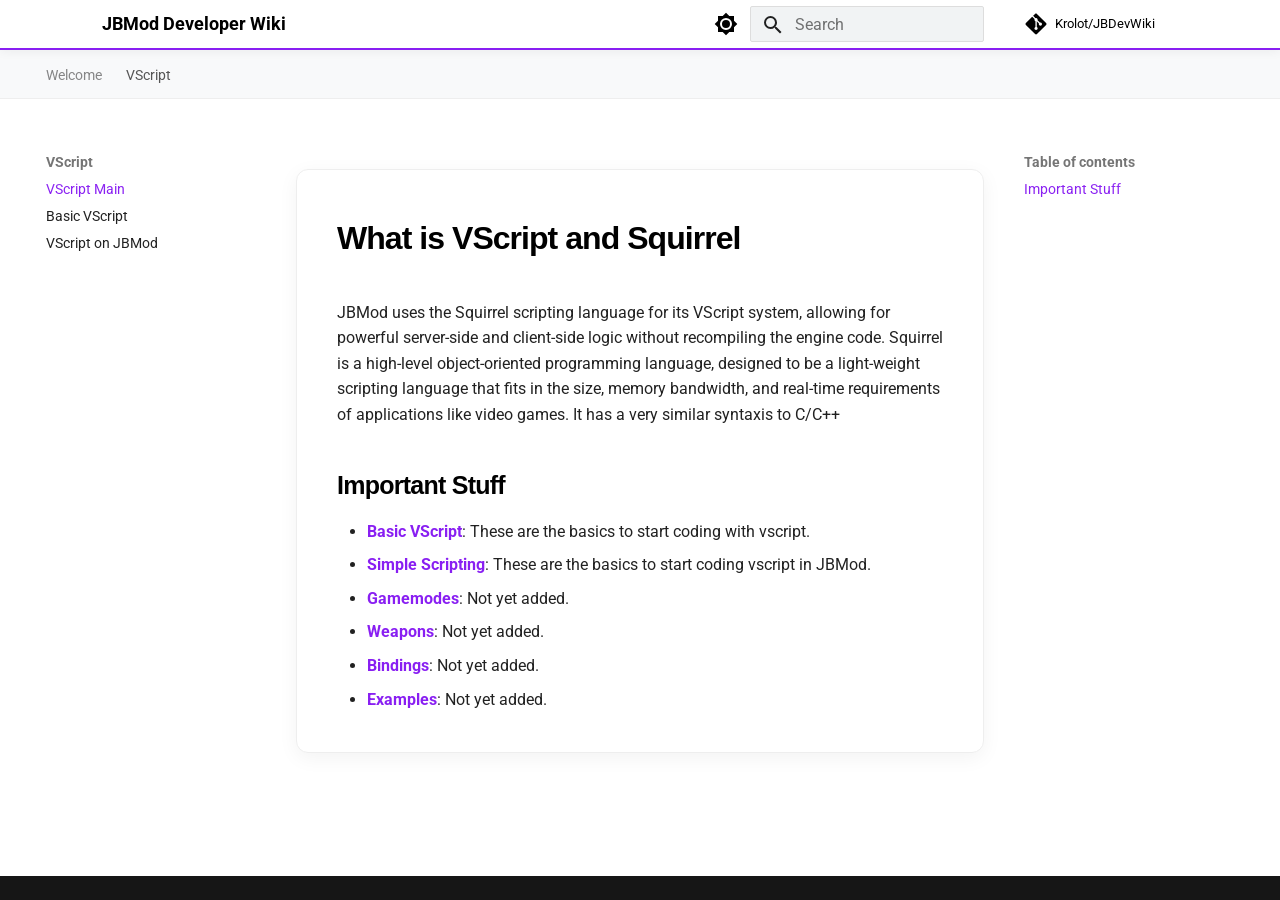
<file: vscript/vscript-main/index.html>
<!doctype html>
<html lang="en" class="no-js">
  <head>
    
      <meta charset="utf-8">
      <meta name="viewport" content="width=device-width,initial-scale=1">
      
      
      
        <link rel="canonical" href="https://krolot.github.io/JBDevWiki/vscript/vscript-main/">
      
      
        <link rel="prev" href="../..">
      
      
        <link rel="next" href="../vscript-learn/">
      
      
        
      
      
      <link rel="icon" href="../../assets/icons/favicon.png">
      <meta name="generator" content="mkdocs-1.6.1, mkdocs-material-9.7.6">
    
    
      
        <title>VScript Main - JBMod Developer Wiki</title>
      
    
    
      <link rel="stylesheet" href="../../assets/stylesheets/main.484c7ddc.min.css">
      
        
        <link rel="stylesheet" href="../../assets/stylesheets/palette.ab4e12ef.min.css">
      
      


    
    
      
    
    
      
        
        
        <link rel="preconnect" href="https://fonts.gstatic.com" crossorigin>
        <link rel="stylesheet" href="https://fonts.googleapis.com/css?family=Roboto:300,300i,400,400i,700,700i%7CRoboto+Mono:400,400i,700,700i&display=fallback">
        <style>:root{--md-text-font:"Roboto";--md-code-font:"Roboto Mono"}</style>
      
    
    
      <link rel="stylesheet" href="../../stylesheets/extra.css">
    
    <script>__md_scope=new URL("../..",location),__md_hash=e=>[...e].reduce(((e,_)=>(e<<5)-e+_.charCodeAt(0)),0),__md_get=(e,_=localStorage,t=__md_scope)=>JSON.parse(_.getItem(t.pathname+"."+e)),__md_set=(e,_,t=localStorage,a=__md_scope)=>{try{t.setItem(a.pathname+"."+e,JSON.stringify(_))}catch(e){}}</script>
    
      

    
    
  
<meta name="google-site-verification" content="t_3Oa-Dj4OanHpt51h4x54qx0YBinukEqbyBIhf-Pv0" />

  </head>
  
  
    
    
      
    
    
    
    
    <body dir="ltr" data-md-color-scheme="default" data-md-color-primary="white" data-md-color-accent="orange">
  
    
    <input class="md-toggle" data-md-toggle="drawer" type="checkbox" id="__drawer" autocomplete="off">
    <input class="md-toggle" data-md-toggle="search" type="checkbox" id="__search" autocomplete="off">
    <label class="md-overlay" for="__drawer"></label>
    <div data-md-component="skip">
      
        
        <a href="#what-is-vscript-and-squirrel" class="md-skip">
          Skip to content
        </a>
      
    </div>
    <div data-md-component="announce">
      
    </div>
    
    
      

<header class="md-header" data-md-component="header">
  <nav class="md-header__inner md-grid" aria-label="Header">
    <a href="../.." title="JBMod Developer Wiki" class="md-header__button md-logo" aria-label="JBMod Developer Wiki" data-md-component="logo">
      
  <img src="../../assets/icons/logo.png" alt="logo">

    </a>
    <label class="md-header__button md-icon" for="__drawer">
      
      <svg xmlns="http://www.w3.org/2000/svg" viewBox="0 0 24 24"><path d="M3 6h18v2H3zm0 5h18v2H3zm0 5h18v2H3z"/></svg>
    </label>
    <div class="md-header__title" data-md-component="header-title">
      <div class="md-header__ellipsis">
        <div class="md-header__topic">
          <span class="md-ellipsis">
            JBMod Developer Wiki
          </span>
        </div>
        <div class="md-header__topic" data-md-component="header-topic">
          <span class="md-ellipsis">
            
              VScript Main
            
          </span>
        </div>
      </div>
    </div>
    
      
        <form class="md-header__option" data-md-component="palette">
  
    
    
    
    <input class="md-option" data-md-color-media="(prefers-color-scheme: light)" data-md-color-scheme="default" data-md-color-primary="white" data-md-color-accent="orange"  aria-label="Switch to dark mode"  type="radio" name="__palette" id="__palette_0">
    
      <label class="md-header__button md-icon" title="Switch to dark mode" for="__palette_1" hidden>
        <svg xmlns="http://www.w3.org/2000/svg" viewBox="0 0 24 24"><path d="M12 8a4 4 0 0 0-4 4 4 4 0 0 0 4 4 4 4 0 0 0 4-4 4 4 0 0 0-4-4m0 10a6 6 0 0 1-6-6 6 6 0 0 1 6-6 6 6 0 0 1 6 6 6 6 0 0 1-6 6m8-9.31V4h-4.69L12 .69 8.69 4H4v4.69L.69 12 4 15.31V20h4.69L12 23.31 15.31 20H20v-4.69L23.31 12z"/></svg>
      </label>
    
  
    
    
    
    <input class="md-option" data-md-color-media="(prefers-color-scheme: dark)" data-md-color-scheme="slate" data-md-color-primary="black" data-md-color-accent="orange"  aria-label="Switch to light mode"  type="radio" name="__palette" id="__palette_1">
    
      <label class="md-header__button md-icon" title="Switch to light mode" for="__palette_0" hidden>
        <svg xmlns="http://www.w3.org/2000/svg" viewBox="0 0 24 24"><path d="M12 18c-.89 0-1.74-.2-2.5-.55C11.56 16.5 13 14.42 13 12s-1.44-4.5-3.5-5.45C10.26 6.2 11.11 6 12 6a6 6 0 0 1 6 6 6 6 0 0 1-6 6m8-9.31V4h-4.69L12 .69 8.69 4H4v4.69L.69 12 4 15.31V20h4.69L12 23.31 15.31 20H20v-4.69L23.31 12z"/></svg>
      </label>
    
  
</form>
      
    
    
      <script>var palette=__md_get("__palette");if(palette&&palette.color){if("(prefers-color-scheme)"===palette.color.media){var media=matchMedia("(prefers-color-scheme: light)"),input=document.querySelector(media.matches?"[data-md-color-media='(prefers-color-scheme: light)']":"[data-md-color-media='(prefers-color-scheme: dark)']");palette.color.media=input.getAttribute("data-md-color-media"),palette.color.scheme=input.getAttribute("data-md-color-scheme"),palette.color.primary=input.getAttribute("data-md-color-primary"),palette.color.accent=input.getAttribute("data-md-color-accent")}for(var[key,value]of Object.entries(palette.color))document.body.setAttribute("data-md-color-"+key,value)}</script>
    
    
    
      
      
        <label class="md-header__button md-icon" for="__search">
          
          <svg xmlns="http://www.w3.org/2000/svg" viewBox="0 0 24 24"><path d="M9.5 3A6.5 6.5 0 0 1 16 9.5c0 1.61-.59 3.09-1.56 4.23l.27.27h.79l5 5-1.5 1.5-5-5v-.79l-.27-.27A6.52 6.52 0 0 1 9.5 16 6.5 6.5 0 0 1 3 9.5 6.5 6.5 0 0 1 9.5 3m0 2C7 5 5 7 5 9.5S7 14 9.5 14 14 12 14 9.5 12 5 9.5 5"/></svg>
        </label>
        <div class="md-search" data-md-component="search" role="dialog">
  <label class="md-search__overlay" for="__search"></label>
  <div class="md-search__inner" role="search">
    <form class="md-search__form" name="search">
      <input type="text" class="md-search__input" name="query" aria-label="Search" placeholder="Search" autocapitalize="off" autocorrect="off" autocomplete="off" spellcheck="false" data-md-component="search-query" required>
      <label class="md-search__icon md-icon" for="__search">
        
        <svg xmlns="http://www.w3.org/2000/svg" viewBox="0 0 24 24"><path d="M9.5 3A6.5 6.5 0 0 1 16 9.5c0 1.61-.59 3.09-1.56 4.23l.27.27h.79l5 5-1.5 1.5-5-5v-.79l-.27-.27A6.52 6.52 0 0 1 9.5 16 6.5 6.5 0 0 1 3 9.5 6.5 6.5 0 0 1 9.5 3m0 2C7 5 5 7 5 9.5S7 14 9.5 14 14 12 14 9.5 12 5 9.5 5"/></svg>
        
        <svg xmlns="http://www.w3.org/2000/svg" viewBox="0 0 24 24"><path d="M20 11v2H8l5.5 5.5-1.42 1.42L4.16 12l7.92-7.92L13.5 5.5 8 11z"/></svg>
      </label>
      <nav class="md-search__options" aria-label="Search">
        
        <button type="reset" class="md-search__icon md-icon" title="Clear" aria-label="Clear" tabindex="-1">
          
          <svg xmlns="http://www.w3.org/2000/svg" viewBox="0 0 24 24"><path d="M19 6.41 17.59 5 12 10.59 6.41 5 5 6.41 10.59 12 5 17.59 6.41 19 12 13.41 17.59 19 19 17.59 13.41 12z"/></svg>
        </button>
      </nav>
      
        <div class="md-search__suggest" data-md-component="search-suggest"></div>
      
    </form>
    <div class="md-search__output">
      <div class="md-search__scrollwrap" tabindex="0" data-md-scrollfix>
        <div class="md-search-result" data-md-component="search-result">
          <div class="md-search-result__meta">
            Initializing search
          </div>
          <ol class="md-search-result__list" role="presentation"></ol>
        </div>
      </div>
    </div>
  </div>
</div>
      
    
    
      <div class="md-header__source">
        <a href="https://github.com/Krolot/JBDevWiki" title="Go to repository" class="md-source" data-md-component="source">
  <div class="md-source__icon md-icon">
    
    <svg xmlns="http://www.w3.org/2000/svg" viewBox="0 0 448 512"><!--! Font Awesome Free 7.1.0 by @fontawesome - https://fontawesome.com License - https://fontawesome.com/license/free (Icons: CC BY 4.0, Fonts: SIL OFL 1.1, Code: MIT License) Copyright 2025 Fonticons, Inc.--><path d="M439.6 236.1 244 40.5c-5.4-5.5-12.8-8.5-20.4-8.5s-15 3-20.4 8.4L162.5 81l51.5 51.5c27.1-9.1 52.7 16.8 43.4 43.7l49.7 49.7c34.2-11.8 61.2 31 35.5 56.7-26.5 26.5-70.2-2.9-56-37.3L240.3 199v121.9c25.3 12.5 22.3 41.8 9.1 55-6.4 6.4-15.2 10.1-24.3 10.1s-17.8-3.6-24.3-10.1c-17.6-17.6-11.1-46.9 11.2-56v-123c-20.8-8.5-24.6-30.7-18.6-45L142.6 101 8.5 235.1C3 240.6 0 247.9 0 255.5s3 15 8.5 20.4l195.6 195.7c5.4 5.4 12.7 8.4 20.4 8.4s15-3 20.4-8.4l194.7-194.7c5.4-5.4 8.4-12.8 8.4-20.4s-3-15-8.4-20.4"/></svg>
  </div>
  <div class="md-source__repository">
    Krolot/JBDevWiki
  </div>
</a>
      </div>
    
  </nav>
  
</header>
    
    <div class="md-container" data-md-component="container">
      
      
        
          
            
<nav class="md-tabs" aria-label="Tabs" data-md-component="tabs">
  <div class="md-grid">
    <ul class="md-tabs__list">
      
        
  
  
  
  
    <li class="md-tabs__item">
      <a href="../.." class="md-tabs__link">
        
  
  
    
  
  Welcome

      </a>
    </li>
  

      
        
  
  
  
    
  
  
    
    
      <li class="md-tabs__item md-tabs__item--active">
        <a href="./" class="md-tabs__link">
          
  
  
  VScript

        </a>
      </li>
    
  

      
    </ul>
  </div>
</nav>
          
        
      
      <main class="md-main" data-md-component="main">
        <div class="md-main__inner md-grid">
          
            
              
              <div class="md-sidebar md-sidebar--primary" data-md-component="sidebar" data-md-type="navigation" >
                <div class="md-sidebar__scrollwrap">
                  <div class="md-sidebar__inner">
                    


  


<nav class="md-nav md-nav--primary md-nav--lifted" aria-label="Navigation" data-md-level="0">
  <label class="md-nav__title" for="__drawer">
    <a href="../.." title="JBMod Developer Wiki" class="md-nav__button md-logo" aria-label="JBMod Developer Wiki" data-md-component="logo">
      
  <img src="../../assets/icons/logo.png" alt="logo">

    </a>
    JBMod Developer Wiki
  </label>
  
    <div class="md-nav__source">
      <a href="https://github.com/Krolot/JBDevWiki" title="Go to repository" class="md-source" data-md-component="source">
  <div class="md-source__icon md-icon">
    
    <svg xmlns="http://www.w3.org/2000/svg" viewBox="0 0 448 512"><!--! Font Awesome Free 7.1.0 by @fontawesome - https://fontawesome.com License - https://fontawesome.com/license/free (Icons: CC BY 4.0, Fonts: SIL OFL 1.1, Code: MIT License) Copyright 2025 Fonticons, Inc.--><path d="M439.6 236.1 244 40.5c-5.4-5.5-12.8-8.5-20.4-8.5s-15 3-20.4 8.4L162.5 81l51.5 51.5c27.1-9.1 52.7 16.8 43.4 43.7l49.7 49.7c34.2-11.8 61.2 31 35.5 56.7-26.5 26.5-70.2-2.9-56-37.3L240.3 199v121.9c25.3 12.5 22.3 41.8 9.1 55-6.4 6.4-15.2 10.1-24.3 10.1s-17.8-3.6-24.3-10.1c-17.6-17.6-11.1-46.9 11.2-56v-123c-20.8-8.5-24.6-30.7-18.6-45L142.6 101 8.5 235.1C3 240.6 0 247.9 0 255.5s3 15 8.5 20.4l195.6 195.7c5.4 5.4 12.7 8.4 20.4 8.4s15-3 20.4-8.4l194.7-194.7c5.4-5.4 8.4-12.8 8.4-20.4s-3-15-8.4-20.4"/></svg>
  </div>
  <div class="md-source__repository">
    Krolot/JBDevWiki
  </div>
</a>
    </div>
  
  <ul class="md-nav__list" data-md-scrollfix>
    
      
      
  
  
  
  
    <li class="md-nav__item">
      <a href="../.." class="md-nav__link">
        
  
  
  <span class="md-ellipsis">
    
  
    Welcome
  

    
  </span>
  
  

      </a>
    </li>
  

    
      
      
  
  
    
  
  
  
    
    
    
    
      
        
        
      
      
        
      
    
    
    <li class="md-nav__item md-nav__item--active md-nav__item--section md-nav__item--nested">
      
        
        
        <input class="md-nav__toggle md-toggle " type="checkbox" id="__nav_2" checked>
        
          
          <label class="md-nav__link" for="__nav_2" id="__nav_2_label" tabindex="">
            
  
  
  <span class="md-ellipsis">
    
  
    VScript
  

    
  </span>
  
  

            <span class="md-nav__icon md-icon"></span>
          </label>
        
        <nav class="md-nav" data-md-level="1" aria-labelledby="__nav_2_label" aria-expanded="true">
          <label class="md-nav__title" for="__nav_2">
            <span class="md-nav__icon md-icon"></span>
            
  
    VScript
  

          </label>
          <ul class="md-nav__list" data-md-scrollfix>
            
              
                
  
  
    
  
  
  
    <li class="md-nav__item md-nav__item--active">
      
      <input class="md-nav__toggle md-toggle" type="checkbox" id="__toc">
      
      
        
      
      
        <label class="md-nav__link md-nav__link--active" for="__toc">
          
  
  
  <span class="md-ellipsis">
    
  
    VScript Main
  

    
  </span>
  
  

          <span class="md-nav__icon md-icon"></span>
        </label>
      
      <a href="./" class="md-nav__link md-nav__link--active">
        
  
  
  <span class="md-ellipsis">
    
  
    VScript Main
  

    
  </span>
  
  

      </a>
      
        

<nav class="md-nav md-nav--secondary" aria-label="Table of contents">
  
  
  
    
  
  
    <label class="md-nav__title" for="__toc">
      <span class="md-nav__icon md-icon"></span>
      Table of contents
    </label>
    <ul class="md-nav__list" data-md-component="toc" data-md-scrollfix>
      
        <li class="md-nav__item">
  <a href="#important-stuff" class="md-nav__link">
    <span class="md-ellipsis">
      
        Important Stuff
      
    </span>
  </a>
  
</li>
      
    </ul>
  
</nav>
      
    </li>
  

              
            
              
                
  
  
  
  
    <li class="md-nav__item">
      <a href="../vscript-learn/" class="md-nav__link">
        
  
  
  <span class="md-ellipsis">
    
  
    Basic VScript
  

    
  </span>
  
  

      </a>
    </li>
  

              
            
              
                
  
  
  
  
    <li class="md-nav__item">
      <a href="../vscript-jbmod/" class="md-nav__link">
        
  
  
  <span class="md-ellipsis">
    
  
    VScript on JBMod
  

    
  </span>
  
  

      </a>
    </li>
  

              
            
          </ul>
        </nav>
      
    </li>
  

    
  </ul>
</nav>
                  </div>
                </div>
              </div>
            
            
              
              <div class="md-sidebar md-sidebar--secondary" data-md-component="sidebar" data-md-type="toc" >
                <div class="md-sidebar__scrollwrap">
                  <div class="md-sidebar__inner">
                    

<nav class="md-nav md-nav--secondary" aria-label="Table of contents">
  
  
  
    
  
  
    <label class="md-nav__title" for="__toc">
      <span class="md-nav__icon md-icon"></span>
      Table of contents
    </label>
    <ul class="md-nav__list" data-md-component="toc" data-md-scrollfix>
      
        <li class="md-nav__item">
  <a href="#important-stuff" class="md-nav__link">
    <span class="md-ellipsis">
      
        Important Stuff
      
    </span>
  </a>
  
</li>
      
    </ul>
  
</nav>
                  </div>
                </div>
              </div>
            
          
          
            <div class="md-content" data-md-component="content">
              
              <article class="md-content__inner md-typeset">
                
                  


  
  


<h1 id="what-is-vscript-and-squirrel">What is VScript and Squirrel<a class="headerlink" href="#what-is-vscript-and-squirrel" title="Permanent link">&para;</a></h1>
<p>JBMod uses the Squirrel scripting language for its VScript system, allowing for powerful server-side and client-side logic without recompiling the engine code. Squirrel is a high-level object-oriented programming language, designed to be a light-weight scripting language that fits in the size, memory bandwidth, and real-time requirements of applications like video games.
It has a very similar syntaxis to C/C++</p>
<h2 id="important-stuff">Important Stuff<a class="headerlink" href="#important-stuff" title="Permanent link">&para;</a></h2>
<ul>
<li><strong><a href="../vscript-learn/">Basic VScript</a></strong>: These are the basics to start coding with vscript.</li>
<li><strong><a href="../vscript-jbmod/">Simple Scripting</a></strong>: These are the basics to start coding vscript in JBMod.</li>
<li><strong><a href="">Gamemodes</a></strong>: Not yet added.</li>
<li><strong><a href="">Weapons</a></strong>: Not yet added.</li>
<li><strong><a href="">Bindings</a></strong>: Not yet added.</li>
<li><strong><a href="">Examples</a></strong>: Not yet added.</li>
</ul>












                
              </article>
            </div>
          
          
<script>var target=document.getElementById(location.hash.slice(1));target&&target.name&&(target.checked=target.name.startsWith("__tabbed_"))</script>
        </div>
        
          <button type="button" class="md-top md-icon" data-md-component="top" hidden>
  
  <svg xmlns="http://www.w3.org/2000/svg" viewBox="0 0 24 24"><path d="M13 20h-2V8l-5.5 5.5-1.42-1.42L12 4.16l7.92 7.92-1.42 1.42L13 8z"/></svg>
  Back to top
</button>
        
      </main>
      
        <footer class="md-footer">
  
  <div class="md-footer-meta md-typeset">
    <div class="md-footer-meta__inner md-grid">
      <div class="md-copyright">
  
  
</div>
      
    </div>
  </div>
</footer>
      
    </div>
    <div class="md-dialog" data-md-component="dialog">
      <div class="md-dialog__inner md-typeset"></div>
    </div>
    
    
    
      
      
      <script id="__config" type="application/json">{"annotate": null, "base": "../..", "features": ["navigation.tabs", "navigation.sections", "navigation.top", "navigation.tracking", "search.suggest", "search.highlight", "content.code.copy", "content.code.annotate"], "search": "../../assets/javascripts/workers/search.2c215733.min.js", "tags": null, "translations": {"clipboard.copied": "Copied to clipboard", "clipboard.copy": "Copy to clipboard", "search.result.more.one": "1 more on this page", "search.result.more.other": "# more on this page", "search.result.none": "No matching documents", "search.result.one": "1 matching document", "search.result.other": "# matching documents", "search.result.placeholder": "Type to start searching", "search.result.term.missing": "Missing", "select.version": "Select version"}, "version": null}</script>
    
    
      <script src="../../assets/javascripts/bundle.79ae519e.min.js"></script>
      
    
  </body>
</html>
</file>
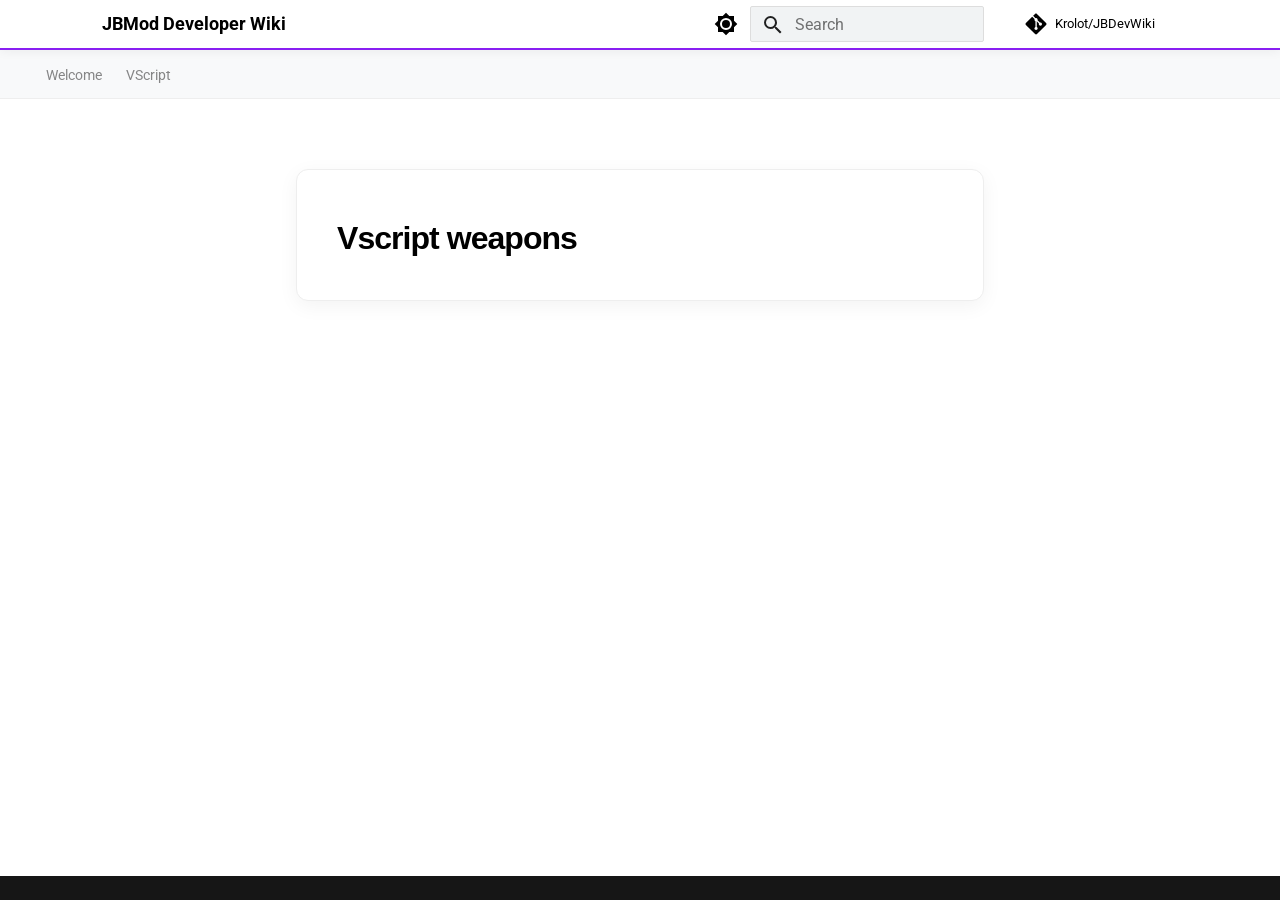
<file: vscript/vscript-weapons/index.html>
<!doctype html>
<html lang="en" class="no-js">
  <head>
    
      <meta charset="utf-8">
      <meta name="viewport" content="width=device-width,initial-scale=1">
      
      
      
        <link rel="canonical" href="https://krolot.github.io/JBDevWiki/vscript/vscript-weapons/">
      
      
      
      
        
      
      
      <link rel="icon" href="../../assets/icons/favicon.png">
      <meta name="generator" content="mkdocs-1.6.1, mkdocs-material-9.7.6">
    
    
      
        <title>Vscript weapons - JBMod Developer Wiki</title>
      
    
    
      <link rel="stylesheet" href="../../assets/stylesheets/main.484c7ddc.min.css">
      
        
        <link rel="stylesheet" href="../../assets/stylesheets/palette.ab4e12ef.min.css">
      
      


    
    
      
    
    
      
        
        
        <link rel="preconnect" href="https://fonts.gstatic.com" crossorigin>
        <link rel="stylesheet" href="https://fonts.googleapis.com/css?family=Roboto:300,300i,400,400i,700,700i%7CRoboto+Mono:400,400i,700,700i&display=fallback">
        <style>:root{--md-text-font:"Roboto";--md-code-font:"Roboto Mono"}</style>
      
    
    
      <link rel="stylesheet" href="../../stylesheets/extra.css">
    
    <script>__md_scope=new URL("../..",location),__md_hash=e=>[...e].reduce(((e,_)=>(e<<5)-e+_.charCodeAt(0)),0),__md_get=(e,_=localStorage,t=__md_scope)=>JSON.parse(_.getItem(t.pathname+"."+e)),__md_set=(e,_,t=localStorage,a=__md_scope)=>{try{t.setItem(a.pathname+"."+e,JSON.stringify(_))}catch(e){}}</script>
    
      

    
    
  
<meta name="google-site-verification" content="t_3Oa-Dj4OanHpt51h4x54qx0YBinukEqbyBIhf-Pv0" />

  </head>
  
  
    
    
      
    
    
    
    
    <body dir="ltr" data-md-color-scheme="default" data-md-color-primary="white" data-md-color-accent="orange">
  
    
    <input class="md-toggle" data-md-toggle="drawer" type="checkbox" id="__drawer" autocomplete="off">
    <input class="md-toggle" data-md-toggle="search" type="checkbox" id="__search" autocomplete="off">
    <label class="md-overlay" for="__drawer"></label>
    <div data-md-component="skip">
      
    </div>
    <div data-md-component="announce">
      
    </div>
    
    
      

<header class="md-header" data-md-component="header">
  <nav class="md-header__inner md-grid" aria-label="Header">
    <a href="../.." title="JBMod Developer Wiki" class="md-header__button md-logo" aria-label="JBMod Developer Wiki" data-md-component="logo">
      
  <img src="../../assets/icons/logo.png" alt="logo">

    </a>
    <label class="md-header__button md-icon" for="__drawer">
      
      <svg xmlns="http://www.w3.org/2000/svg" viewBox="0 0 24 24"><path d="M3 6h18v2H3zm0 5h18v2H3zm0 5h18v2H3z"/></svg>
    </label>
    <div class="md-header__title" data-md-component="header-title">
      <div class="md-header__ellipsis">
        <div class="md-header__topic">
          <span class="md-ellipsis">
            JBMod Developer Wiki
          </span>
        </div>
        <div class="md-header__topic" data-md-component="header-topic">
          <span class="md-ellipsis">
            
              Vscript weapons
            
          </span>
        </div>
      </div>
    </div>
    
      
        <form class="md-header__option" data-md-component="palette">
  
    
    
    
    <input class="md-option" data-md-color-media="(prefers-color-scheme: light)" data-md-color-scheme="default" data-md-color-primary="white" data-md-color-accent="orange"  aria-label="Switch to dark mode"  type="radio" name="__palette" id="__palette_0">
    
      <label class="md-header__button md-icon" title="Switch to dark mode" for="__palette_1" hidden>
        <svg xmlns="http://www.w3.org/2000/svg" viewBox="0 0 24 24"><path d="M12 8a4 4 0 0 0-4 4 4 4 0 0 0 4 4 4 4 0 0 0 4-4 4 4 0 0 0-4-4m0 10a6 6 0 0 1-6-6 6 6 0 0 1 6-6 6 6 0 0 1 6 6 6 6 0 0 1-6 6m8-9.31V4h-4.69L12 .69 8.69 4H4v4.69L.69 12 4 15.31V20h4.69L12 23.31 15.31 20H20v-4.69L23.31 12z"/></svg>
      </label>
    
  
    
    
    
    <input class="md-option" data-md-color-media="(prefers-color-scheme: dark)" data-md-color-scheme="slate" data-md-color-primary="black" data-md-color-accent="orange"  aria-label="Switch to light mode"  type="radio" name="__palette" id="__palette_1">
    
      <label class="md-header__button md-icon" title="Switch to light mode" for="__palette_0" hidden>
        <svg xmlns="http://www.w3.org/2000/svg" viewBox="0 0 24 24"><path d="M12 18c-.89 0-1.74-.2-2.5-.55C11.56 16.5 13 14.42 13 12s-1.44-4.5-3.5-5.45C10.26 6.2 11.11 6 12 6a6 6 0 0 1 6 6 6 6 0 0 1-6 6m8-9.31V4h-4.69L12 .69 8.69 4H4v4.69L.69 12 4 15.31V20h4.69L12 23.31 15.31 20H20v-4.69L23.31 12z"/></svg>
      </label>
    
  
</form>
      
    
    
      <script>var palette=__md_get("__palette");if(palette&&palette.color){if("(prefers-color-scheme)"===palette.color.media){var media=matchMedia("(prefers-color-scheme: light)"),input=document.querySelector(media.matches?"[data-md-color-media='(prefers-color-scheme: light)']":"[data-md-color-media='(prefers-color-scheme: dark)']");palette.color.media=input.getAttribute("data-md-color-media"),palette.color.scheme=input.getAttribute("data-md-color-scheme"),palette.color.primary=input.getAttribute("data-md-color-primary"),palette.color.accent=input.getAttribute("data-md-color-accent")}for(var[key,value]of Object.entries(palette.color))document.body.setAttribute("data-md-color-"+key,value)}</script>
    
    
    
      
      
        <label class="md-header__button md-icon" for="__search">
          
          <svg xmlns="http://www.w3.org/2000/svg" viewBox="0 0 24 24"><path d="M9.5 3A6.5 6.5 0 0 1 16 9.5c0 1.61-.59 3.09-1.56 4.23l.27.27h.79l5 5-1.5 1.5-5-5v-.79l-.27-.27A6.52 6.52 0 0 1 9.5 16 6.5 6.5 0 0 1 3 9.5 6.5 6.5 0 0 1 9.5 3m0 2C7 5 5 7 5 9.5S7 14 9.5 14 14 12 14 9.5 12 5 9.5 5"/></svg>
        </label>
        <div class="md-search" data-md-component="search" role="dialog">
  <label class="md-search__overlay" for="__search"></label>
  <div class="md-search__inner" role="search">
    <form class="md-search__form" name="search">
      <input type="text" class="md-search__input" name="query" aria-label="Search" placeholder="Search" autocapitalize="off" autocorrect="off" autocomplete="off" spellcheck="false" data-md-component="search-query" required>
      <label class="md-search__icon md-icon" for="__search">
        
        <svg xmlns="http://www.w3.org/2000/svg" viewBox="0 0 24 24"><path d="M9.5 3A6.5 6.5 0 0 1 16 9.5c0 1.61-.59 3.09-1.56 4.23l.27.27h.79l5 5-1.5 1.5-5-5v-.79l-.27-.27A6.52 6.52 0 0 1 9.5 16 6.5 6.5 0 0 1 3 9.5 6.5 6.5 0 0 1 9.5 3m0 2C7 5 5 7 5 9.5S7 14 9.5 14 14 12 14 9.5 12 5 9.5 5"/></svg>
        
        <svg xmlns="http://www.w3.org/2000/svg" viewBox="0 0 24 24"><path d="M20 11v2H8l5.5 5.5-1.42 1.42L4.16 12l7.92-7.92L13.5 5.5 8 11z"/></svg>
      </label>
      <nav class="md-search__options" aria-label="Search">
        
        <button type="reset" class="md-search__icon md-icon" title="Clear" aria-label="Clear" tabindex="-1">
          
          <svg xmlns="http://www.w3.org/2000/svg" viewBox="0 0 24 24"><path d="M19 6.41 17.59 5 12 10.59 6.41 5 5 6.41 10.59 12 5 17.59 6.41 19 12 13.41 17.59 19 19 17.59 13.41 12z"/></svg>
        </button>
      </nav>
      
        <div class="md-search__suggest" data-md-component="search-suggest"></div>
      
    </form>
    <div class="md-search__output">
      <div class="md-search__scrollwrap" tabindex="0" data-md-scrollfix>
        <div class="md-search-result" data-md-component="search-result">
          <div class="md-search-result__meta">
            Initializing search
          </div>
          <ol class="md-search-result__list" role="presentation"></ol>
        </div>
      </div>
    </div>
  </div>
</div>
      
    
    
      <div class="md-header__source">
        <a href="https://github.com/Krolot/JBDevWiki" title="Go to repository" class="md-source" data-md-component="source">
  <div class="md-source__icon md-icon">
    
    <svg xmlns="http://www.w3.org/2000/svg" viewBox="0 0 448 512"><!--! Font Awesome Free 7.1.0 by @fontawesome - https://fontawesome.com License - https://fontawesome.com/license/free (Icons: CC BY 4.0, Fonts: SIL OFL 1.1, Code: MIT License) Copyright 2025 Fonticons, Inc.--><path d="M439.6 236.1 244 40.5c-5.4-5.5-12.8-8.5-20.4-8.5s-15 3-20.4 8.4L162.5 81l51.5 51.5c27.1-9.1 52.7 16.8 43.4 43.7l49.7 49.7c34.2-11.8 61.2 31 35.5 56.7-26.5 26.5-70.2-2.9-56-37.3L240.3 199v121.9c25.3 12.5 22.3 41.8 9.1 55-6.4 6.4-15.2 10.1-24.3 10.1s-17.8-3.6-24.3-10.1c-17.6-17.6-11.1-46.9 11.2-56v-123c-20.8-8.5-24.6-30.7-18.6-45L142.6 101 8.5 235.1C3 240.6 0 247.9 0 255.5s3 15 8.5 20.4l195.6 195.7c5.4 5.4 12.7 8.4 20.4 8.4s15-3 20.4-8.4l194.7-194.7c5.4-5.4 8.4-12.8 8.4-20.4s-3-15-8.4-20.4"/></svg>
  </div>
  <div class="md-source__repository">
    Krolot/JBDevWiki
  </div>
</a>
      </div>
    
  </nav>
  
</header>
    
    <div class="md-container" data-md-component="container">
      
      
        
          
            
<nav class="md-tabs" aria-label="Tabs" data-md-component="tabs">
  <div class="md-grid">
    <ul class="md-tabs__list">
      
        
  
  
  
  
    
    
      <li class="md-tabs__item">
        <a href="../.." class="md-tabs__link">
          
  
  
  Welcome

        </a>
      </li>
    
  

      
        
  
  
  
  
    
    
      <li class="md-tabs__item">
        <a href="../vscript-main/" class="md-tabs__link">
          
  
  
  VScript

        </a>
      </li>
    
  

      
    </ul>
  </div>
</nav>
          
        
      
      <main class="md-main" data-md-component="main">
        <div class="md-main__inner md-grid">
          
            
              
              <div class="md-sidebar md-sidebar--primary" data-md-component="sidebar" data-md-type="navigation" >
                <div class="md-sidebar__scrollwrap">
                  <div class="md-sidebar__inner">
                    


  


<nav class="md-nav md-nav--primary md-nav--lifted" aria-label="Navigation" data-md-level="0">
  <label class="md-nav__title" for="__drawer">
    <a href="../.." title="JBMod Developer Wiki" class="md-nav__button md-logo" aria-label="JBMod Developer Wiki" data-md-component="logo">
      
  <img src="../../assets/icons/logo.png" alt="logo">

    </a>
    JBMod Developer Wiki
  </label>
  
    <div class="md-nav__source">
      <a href="https://github.com/Krolot/JBDevWiki" title="Go to repository" class="md-source" data-md-component="source">
  <div class="md-source__icon md-icon">
    
    <svg xmlns="http://www.w3.org/2000/svg" viewBox="0 0 448 512"><!--! Font Awesome Free 7.1.0 by @fontawesome - https://fontawesome.com License - https://fontawesome.com/license/free (Icons: CC BY 4.0, Fonts: SIL OFL 1.1, Code: MIT License) Copyright 2025 Fonticons, Inc.--><path d="M439.6 236.1 244 40.5c-5.4-5.5-12.8-8.5-20.4-8.5s-15 3-20.4 8.4L162.5 81l51.5 51.5c27.1-9.1 52.7 16.8 43.4 43.7l49.7 49.7c34.2-11.8 61.2 31 35.5 56.7-26.5 26.5-70.2-2.9-56-37.3L240.3 199v121.9c25.3 12.5 22.3 41.8 9.1 55-6.4 6.4-15.2 10.1-24.3 10.1s-17.8-3.6-24.3-10.1c-17.6-17.6-11.1-46.9 11.2-56v-123c-20.8-8.5-24.6-30.7-18.6-45L142.6 101 8.5 235.1C3 240.6 0 247.9 0 255.5s3 15 8.5 20.4l195.6 195.7c5.4 5.4 12.7 8.4 20.4 8.4s15-3 20.4-8.4l194.7-194.7c5.4-5.4 8.4-12.8 8.4-20.4s-3-15-8.4-20.4"/></svg>
  </div>
  <div class="md-source__repository">
    Krolot/JBDevWiki
  </div>
</a>
    </div>
  
  <ul class="md-nav__list" data-md-scrollfix>
    
      
      
  
  
  
  
    
    
    
    
      
      
        
      
    
    
    <li class="md-nav__item md-nav__item--nested">
      
        
        
        <input class="md-nav__toggle md-toggle " type="checkbox" id="__nav_1" >
        
          
          <label class="md-nav__link" for="__nav_1" id="__nav_1_label" tabindex="0">
            
  
  
  <span class="md-ellipsis">
    
  
    Welcome
  

    
  </span>
  
  

            <span class="md-nav__icon md-icon"></span>
          </label>
        
        <nav class="md-nav" data-md-level="1" aria-labelledby="__nav_1_label" aria-expanded="false">
          <label class="md-nav__title" for="__nav_1">
            <span class="md-nav__icon md-icon"></span>
            
  
    Welcome
  

          </label>
          <ul class="md-nav__list" data-md-scrollfix>
            
              
                
  
  
  
  
    <li class="md-nav__item">
      <a href="../.." class="md-nav__link">
        
  
  
  <span class="md-ellipsis">
    
  
    Main Page
  

    
  </span>
  
  

      </a>
    </li>
  

              
            
              
                
  
  
  
  
    <li class="md-nav__item">
      <a href="../../welcome/github-branch/" class="md-nav__link">
        
  
  
  <span class="md-ellipsis">
    
  
    GitHub Branch
  

    
  </span>
  
  

      </a>
    </li>
  

              
            
          </ul>
        </nav>
      
    </li>
  

    
      
      
  
  
  
  
    
    
    
    
      
      
        
      
    
    
    <li class="md-nav__item md-nav__item--nested">
      
        
        
        <input class="md-nav__toggle md-toggle " type="checkbox" id="__nav_2" >
        
          
          <label class="md-nav__link" for="__nav_2" id="__nav_2_label" tabindex="0">
            
  
  
  <span class="md-ellipsis">
    
  
    VScript
  

    
  </span>
  
  

            <span class="md-nav__icon md-icon"></span>
          </label>
        
        <nav class="md-nav" data-md-level="1" aria-labelledby="__nav_2_label" aria-expanded="false">
          <label class="md-nav__title" for="__nav_2">
            <span class="md-nav__icon md-icon"></span>
            
  
    VScript
  

          </label>
          <ul class="md-nav__list" data-md-scrollfix>
            
              
                
  
  
  
  
    <li class="md-nav__item">
      <a href="../vscript-main/" class="md-nav__link">
        
  
  
  <span class="md-ellipsis">
    
  
    VScript Main
  

    
  </span>
  
  

      </a>
    </li>
  

              
            
              
                
  
  
  
  
    <li class="md-nav__item">
      <a href="../vscript-learn/" class="md-nav__link">
        
  
  
  <span class="md-ellipsis">
    
  
    Basic VScript
  

    
  </span>
  
  

      </a>
    </li>
  

              
            
              
                
  
  
  
  
    <li class="md-nav__item">
      <a href="../vscript-jbmod/" class="md-nav__link">
        
  
  
  <span class="md-ellipsis">
    
  
    VScript on JBMod
  

    
  </span>
  
  

      </a>
    </li>
  

              
            
          </ul>
        </nav>
      
    </li>
  

    
  </ul>
</nav>
                  </div>
                </div>
              </div>
            
            
              
              <div class="md-sidebar md-sidebar--secondary" data-md-component="sidebar" data-md-type="toc" >
                <div class="md-sidebar__scrollwrap">
                  <div class="md-sidebar__inner">
                    

<nav class="md-nav md-nav--secondary" aria-label="Table of contents">
  
  
  
  
</nav>
                  </div>
                </div>
              </div>
            
          
          
            <div class="md-content" data-md-component="content">
              
              <article class="md-content__inner md-typeset">
                
                  


  
  


  <h1>Vscript weapons</h1>














                
              </article>
            </div>
          
          
<script>var target=document.getElementById(location.hash.slice(1));target&&target.name&&(target.checked=target.name.startsWith("__tabbed_"))</script>
        </div>
        
          <button type="button" class="md-top md-icon" data-md-component="top" hidden>
  
  <svg xmlns="http://www.w3.org/2000/svg" viewBox="0 0 24 24"><path d="M13 20h-2V8l-5.5 5.5-1.42-1.42L12 4.16l7.92 7.92-1.42 1.42L13 8z"/></svg>
  Back to top
</button>
        
      </main>
      
        <footer class="md-footer">
  
  <div class="md-footer-meta md-typeset">
    <div class="md-footer-meta__inner md-grid">
      <div class="md-copyright">
  
  
</div>
      
    </div>
  </div>
</footer>
      
    </div>
    <div class="md-dialog" data-md-component="dialog">
      <div class="md-dialog__inner md-typeset"></div>
    </div>
    
    
    
      
      
      <script id="__config" type="application/json">{"annotate": null, "base": "../..", "features": ["navigation.tabs", "navigation.sections", "navigation.top", "navigation.tracking", "search.suggest", "search.highlight", "content.code.copy", "content.code.annotate"], "search": "../../assets/javascripts/workers/search.2c215733.min.js", "tags": null, "translations": {"clipboard.copied": "Copied to clipboard", "clipboard.copy": "Copy to clipboard", "search.result.more.one": "1 more on this page", "search.result.more.other": "# more on this page", "search.result.none": "No matching documents", "search.result.one": "1 matching document", "search.result.other": "# matching documents", "search.result.placeholder": "Type to start searching", "search.result.term.missing": "Missing", "select.version": "Select version"}, "version": null}</script>
    
    
      <script src="../../assets/javascripts/bundle.79ae519e.min.js"></script>
      
    
  </body>
</html>
</file>
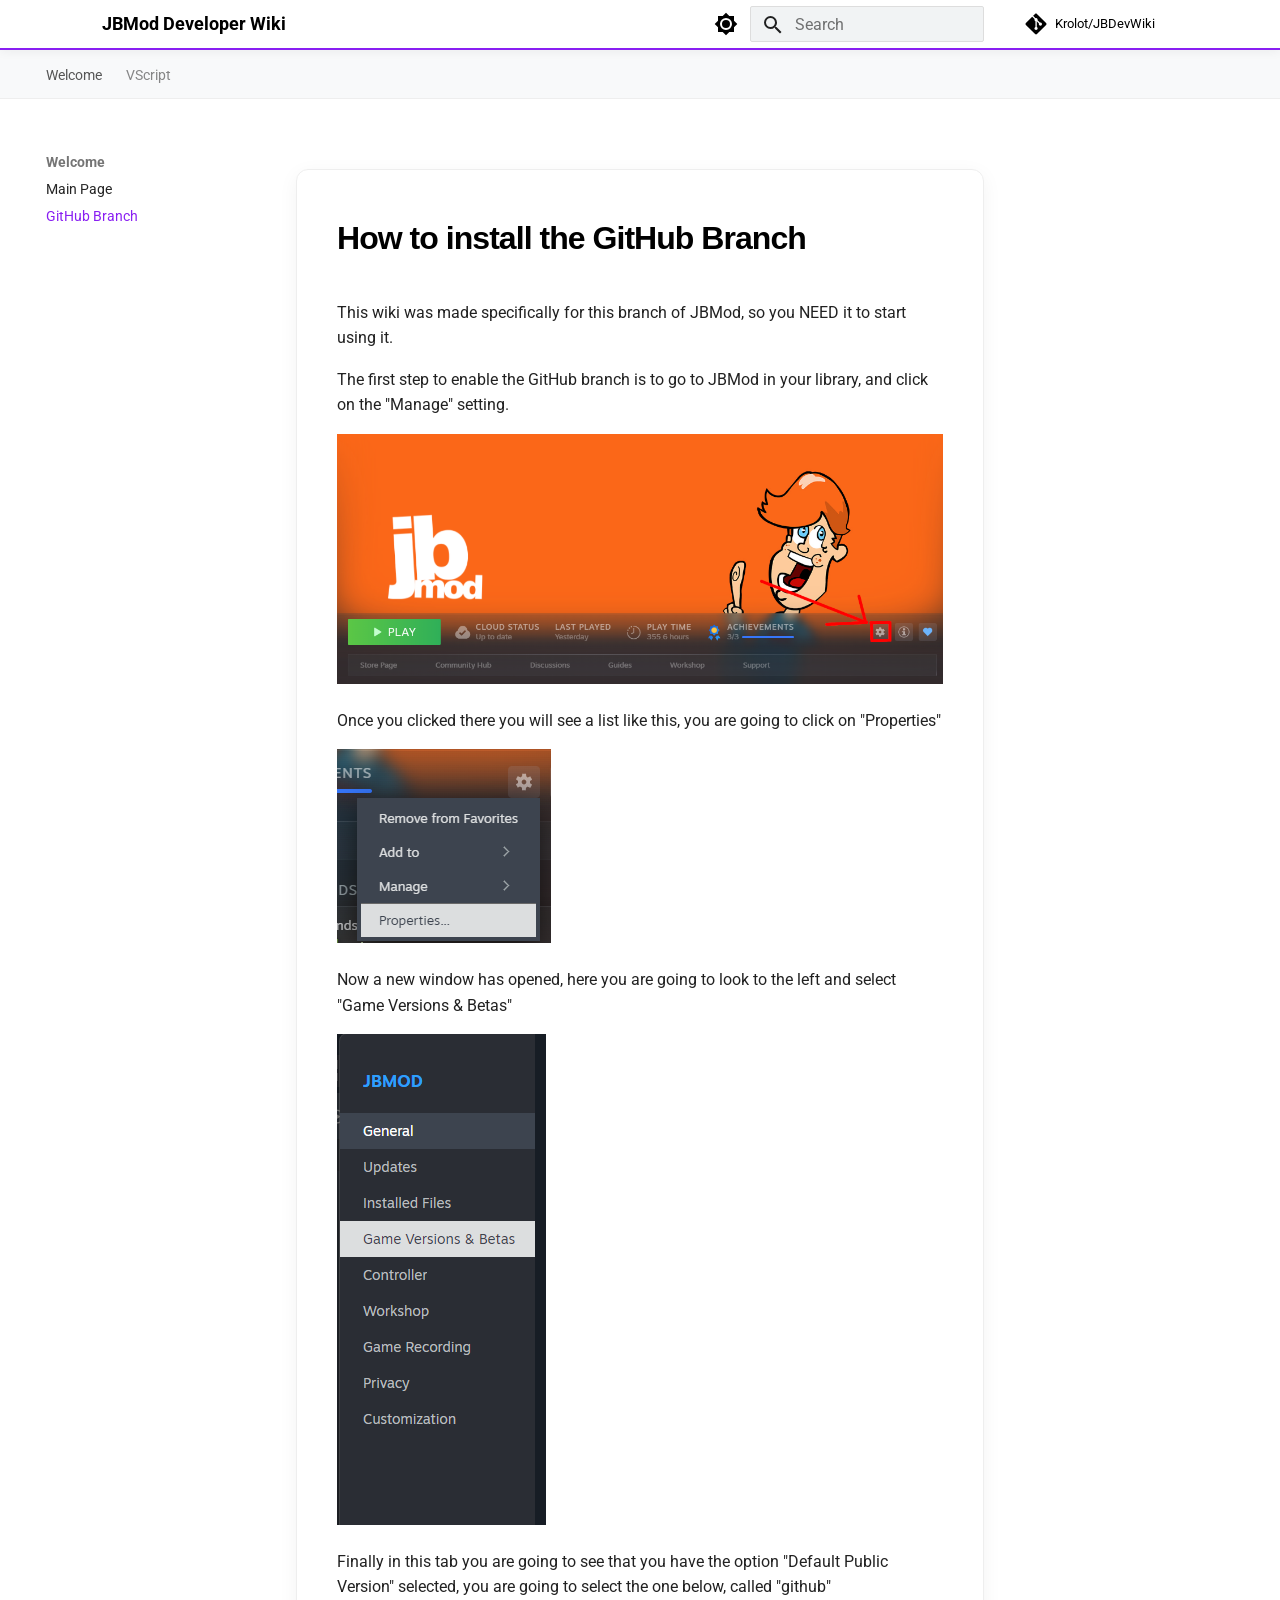
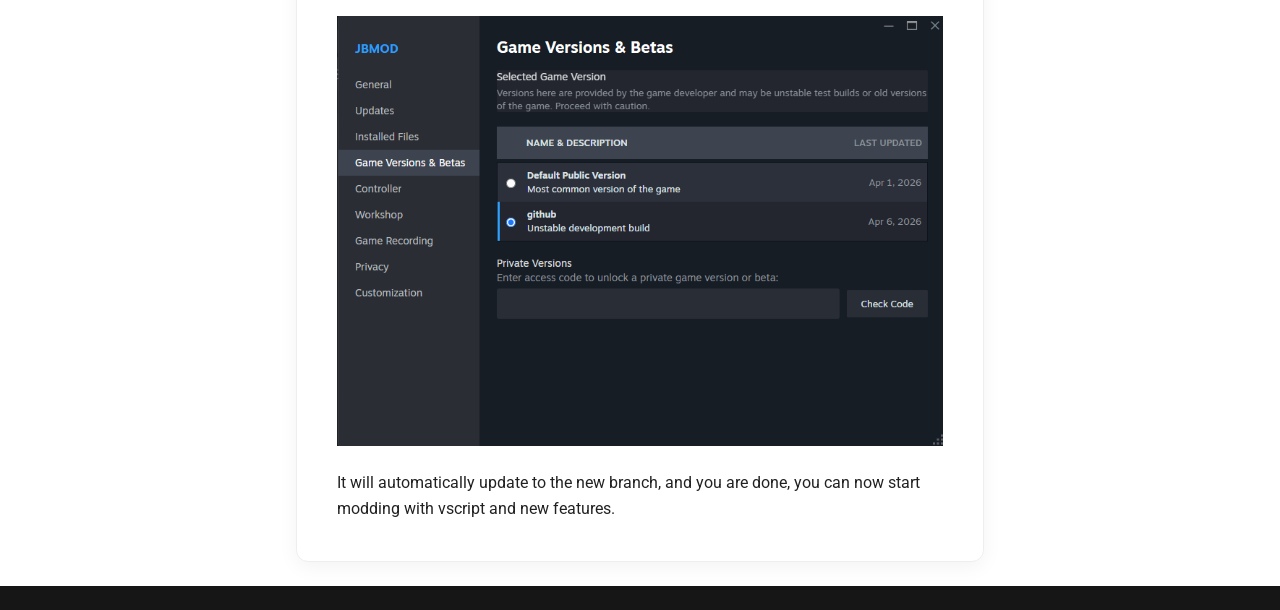
<file: welcome/github-branch/index.html>
<!doctype html>
<html lang="en" class="no-js">
  <head>
    
      <meta charset="utf-8">
      <meta name="viewport" content="width=device-width,initial-scale=1">
      
      
      
        <link rel="canonical" href="https://krolot.github.io/JBDevWiki/welcome/github-branch/">
      
      
        <link rel="prev" href="../..">
      
      
        <link rel="next" href="../../vscript/vscript-main/">
      
      
        
      
      
      <link rel="icon" href="../../assets/icons/favicon.png">
      <meta name="generator" content="mkdocs-1.6.1, mkdocs-material-9.7.6">
    
    
      
        <title>GitHub Branch - JBMod Developer Wiki</title>
      
    
    
      <link rel="stylesheet" href="../../assets/stylesheets/main.484c7ddc.min.css">
      
        
        <link rel="stylesheet" href="../../assets/stylesheets/palette.ab4e12ef.min.css">
      
      


    
    
      
    
    
      
        
        
        <link rel="preconnect" href="https://fonts.gstatic.com" crossorigin>
        <link rel="stylesheet" href="https://fonts.googleapis.com/css?family=Roboto:300,300i,400,400i,700,700i%7CRoboto+Mono:400,400i,700,700i&display=fallback">
        <style>:root{--md-text-font:"Roboto";--md-code-font:"Roboto Mono"}</style>
      
    
    
      <link rel="stylesheet" href="../../stylesheets/extra.css">
    
    <script>__md_scope=new URL("../..",location),__md_hash=e=>[...e].reduce(((e,_)=>(e<<5)-e+_.charCodeAt(0)),0),__md_get=(e,_=localStorage,t=__md_scope)=>JSON.parse(_.getItem(t.pathname+"."+e)),__md_set=(e,_,t=localStorage,a=__md_scope)=>{try{t.setItem(a.pathname+"."+e,JSON.stringify(_))}catch(e){}}</script>
    
      

    
    
  
<meta name="google-site-verification" content="t_3Oa-Dj4OanHpt51h4x54qx0YBinukEqbyBIhf-Pv0" />

  </head>
  
  
    
    
      
    
    
    
    
    <body dir="ltr" data-md-color-scheme="default" data-md-color-primary="white" data-md-color-accent="orange">
  
    
    <input class="md-toggle" data-md-toggle="drawer" type="checkbox" id="__drawer" autocomplete="off">
    <input class="md-toggle" data-md-toggle="search" type="checkbox" id="__search" autocomplete="off">
    <label class="md-overlay" for="__drawer"></label>
    <div data-md-component="skip">
      
        
        <a href="#how-to-install-the-github-branch" class="md-skip">
          Skip to content
        </a>
      
    </div>
    <div data-md-component="announce">
      
    </div>
    
    
      

<header class="md-header" data-md-component="header">
  <nav class="md-header__inner md-grid" aria-label="Header">
    <a href="../.." title="JBMod Developer Wiki" class="md-header__button md-logo" aria-label="JBMod Developer Wiki" data-md-component="logo">
      
  <img src="../../assets/icons/logo.png" alt="logo">

    </a>
    <label class="md-header__button md-icon" for="__drawer">
      
      <svg xmlns="http://www.w3.org/2000/svg" viewBox="0 0 24 24"><path d="M3 6h18v2H3zm0 5h18v2H3zm0 5h18v2H3z"/></svg>
    </label>
    <div class="md-header__title" data-md-component="header-title">
      <div class="md-header__ellipsis">
        <div class="md-header__topic">
          <span class="md-ellipsis">
            JBMod Developer Wiki
          </span>
        </div>
        <div class="md-header__topic" data-md-component="header-topic">
          <span class="md-ellipsis">
            
              GitHub Branch
            
          </span>
        </div>
      </div>
    </div>
    
      
        <form class="md-header__option" data-md-component="palette">
  
    
    
    
    <input class="md-option" data-md-color-media="(prefers-color-scheme: light)" data-md-color-scheme="default" data-md-color-primary="white" data-md-color-accent="orange"  aria-label="Switch to dark mode"  type="radio" name="__palette" id="__palette_0">
    
      <label class="md-header__button md-icon" title="Switch to dark mode" for="__palette_1" hidden>
        <svg xmlns="http://www.w3.org/2000/svg" viewBox="0 0 24 24"><path d="M12 8a4 4 0 0 0-4 4 4 4 0 0 0 4 4 4 4 0 0 0 4-4 4 4 0 0 0-4-4m0 10a6 6 0 0 1-6-6 6 6 0 0 1 6-6 6 6 0 0 1 6 6 6 6 0 0 1-6 6m8-9.31V4h-4.69L12 .69 8.69 4H4v4.69L.69 12 4 15.31V20h4.69L12 23.31 15.31 20H20v-4.69L23.31 12z"/></svg>
      </label>
    
  
    
    
    
    <input class="md-option" data-md-color-media="(prefers-color-scheme: dark)" data-md-color-scheme="slate" data-md-color-primary="black" data-md-color-accent="orange"  aria-label="Switch to light mode"  type="radio" name="__palette" id="__palette_1">
    
      <label class="md-header__button md-icon" title="Switch to light mode" for="__palette_0" hidden>
        <svg xmlns="http://www.w3.org/2000/svg" viewBox="0 0 24 24"><path d="M12 18c-.89 0-1.74-.2-2.5-.55C11.56 16.5 13 14.42 13 12s-1.44-4.5-3.5-5.45C10.26 6.2 11.11 6 12 6a6 6 0 0 1 6 6 6 6 0 0 1-6 6m8-9.31V4h-4.69L12 .69 8.69 4H4v4.69L.69 12 4 15.31V20h4.69L12 23.31 15.31 20H20v-4.69L23.31 12z"/></svg>
      </label>
    
  
</form>
      
    
    
      <script>var palette=__md_get("__palette");if(palette&&palette.color){if("(prefers-color-scheme)"===palette.color.media){var media=matchMedia("(prefers-color-scheme: light)"),input=document.querySelector(media.matches?"[data-md-color-media='(prefers-color-scheme: light)']":"[data-md-color-media='(prefers-color-scheme: dark)']");palette.color.media=input.getAttribute("data-md-color-media"),palette.color.scheme=input.getAttribute("data-md-color-scheme"),palette.color.primary=input.getAttribute("data-md-color-primary"),palette.color.accent=input.getAttribute("data-md-color-accent")}for(var[key,value]of Object.entries(palette.color))document.body.setAttribute("data-md-color-"+key,value)}</script>
    
    
    
      
      
        <label class="md-header__button md-icon" for="__search">
          
          <svg xmlns="http://www.w3.org/2000/svg" viewBox="0 0 24 24"><path d="M9.5 3A6.5 6.5 0 0 1 16 9.5c0 1.61-.59 3.09-1.56 4.23l.27.27h.79l5 5-1.5 1.5-5-5v-.79l-.27-.27A6.52 6.52 0 0 1 9.5 16 6.5 6.5 0 0 1 3 9.5 6.5 6.5 0 0 1 9.5 3m0 2C7 5 5 7 5 9.5S7 14 9.5 14 14 12 14 9.5 12 5 9.5 5"/></svg>
        </label>
        <div class="md-search" data-md-component="search" role="dialog">
  <label class="md-search__overlay" for="__search"></label>
  <div class="md-search__inner" role="search">
    <form class="md-search__form" name="search">
      <input type="text" class="md-search__input" name="query" aria-label="Search" placeholder="Search" autocapitalize="off" autocorrect="off" autocomplete="off" spellcheck="false" data-md-component="search-query" required>
      <label class="md-search__icon md-icon" for="__search">
        
        <svg xmlns="http://www.w3.org/2000/svg" viewBox="0 0 24 24"><path d="M9.5 3A6.5 6.5 0 0 1 16 9.5c0 1.61-.59 3.09-1.56 4.23l.27.27h.79l5 5-1.5 1.5-5-5v-.79l-.27-.27A6.52 6.52 0 0 1 9.5 16 6.5 6.5 0 0 1 3 9.5 6.5 6.5 0 0 1 9.5 3m0 2C7 5 5 7 5 9.5S7 14 9.5 14 14 12 14 9.5 12 5 9.5 5"/></svg>
        
        <svg xmlns="http://www.w3.org/2000/svg" viewBox="0 0 24 24"><path d="M20 11v2H8l5.5 5.5-1.42 1.42L4.16 12l7.92-7.92L13.5 5.5 8 11z"/></svg>
      </label>
      <nav class="md-search__options" aria-label="Search">
        
        <button type="reset" class="md-search__icon md-icon" title="Clear" aria-label="Clear" tabindex="-1">
          
          <svg xmlns="http://www.w3.org/2000/svg" viewBox="0 0 24 24"><path d="M19 6.41 17.59 5 12 10.59 6.41 5 5 6.41 10.59 12 5 17.59 6.41 19 12 13.41 17.59 19 19 17.59 13.41 12z"/></svg>
        </button>
      </nav>
      
        <div class="md-search__suggest" data-md-component="search-suggest"></div>
      
    </form>
    <div class="md-search__output">
      <div class="md-search__scrollwrap" tabindex="0" data-md-scrollfix>
        <div class="md-search-result" data-md-component="search-result">
          <div class="md-search-result__meta">
            Initializing search
          </div>
          <ol class="md-search-result__list" role="presentation"></ol>
        </div>
      </div>
    </div>
  </div>
</div>
      
    
    
      <div class="md-header__source">
        <a href="https://github.com/Krolot/JBDevWiki" title="Go to repository" class="md-source" data-md-component="source">
  <div class="md-source__icon md-icon">
    
    <svg xmlns="http://www.w3.org/2000/svg" viewBox="0 0 448 512"><!--! Font Awesome Free 7.1.0 by @fontawesome - https://fontawesome.com License - https://fontawesome.com/license/free (Icons: CC BY 4.0, Fonts: SIL OFL 1.1, Code: MIT License) Copyright 2025 Fonticons, Inc.--><path d="M439.6 236.1 244 40.5c-5.4-5.5-12.8-8.5-20.4-8.5s-15 3-20.4 8.4L162.5 81l51.5 51.5c27.1-9.1 52.7 16.8 43.4 43.7l49.7 49.7c34.2-11.8 61.2 31 35.5 56.7-26.5 26.5-70.2-2.9-56-37.3L240.3 199v121.9c25.3 12.5 22.3 41.8 9.1 55-6.4 6.4-15.2 10.1-24.3 10.1s-17.8-3.6-24.3-10.1c-17.6-17.6-11.1-46.9 11.2-56v-123c-20.8-8.5-24.6-30.7-18.6-45L142.6 101 8.5 235.1C3 240.6 0 247.9 0 255.5s3 15 8.5 20.4l195.6 195.7c5.4 5.4 12.7 8.4 20.4 8.4s15-3 20.4-8.4l194.7-194.7c5.4-5.4 8.4-12.8 8.4-20.4s-3-15-8.4-20.4"/></svg>
  </div>
  <div class="md-source__repository">
    Krolot/JBDevWiki
  </div>
</a>
      </div>
    
  </nav>
  
</header>
    
    <div class="md-container" data-md-component="container">
      
      
        
          
            
<nav class="md-tabs" aria-label="Tabs" data-md-component="tabs">
  <div class="md-grid">
    <ul class="md-tabs__list">
      
        
  
  
  
    
  
  
    
    
      <li class="md-tabs__item md-tabs__item--active">
        <a href="../.." class="md-tabs__link">
          
  
  
  Welcome

        </a>
      </li>
    
  

      
        
  
  
  
  
    
    
      <li class="md-tabs__item">
        <a href="../../vscript/vscript-main/" class="md-tabs__link">
          
  
  
  VScript

        </a>
      </li>
    
  

      
    </ul>
  </div>
</nav>
          
        
      
      <main class="md-main" data-md-component="main">
        <div class="md-main__inner md-grid">
          
            
              
              <div class="md-sidebar md-sidebar--primary" data-md-component="sidebar" data-md-type="navigation" >
                <div class="md-sidebar__scrollwrap">
                  <div class="md-sidebar__inner">
                    


  


<nav class="md-nav md-nav--primary md-nav--lifted" aria-label="Navigation" data-md-level="0">
  <label class="md-nav__title" for="__drawer">
    <a href="../.." title="JBMod Developer Wiki" class="md-nav__button md-logo" aria-label="JBMod Developer Wiki" data-md-component="logo">
      
  <img src="../../assets/icons/logo.png" alt="logo">

    </a>
    JBMod Developer Wiki
  </label>
  
    <div class="md-nav__source">
      <a href="https://github.com/Krolot/JBDevWiki" title="Go to repository" class="md-source" data-md-component="source">
  <div class="md-source__icon md-icon">
    
    <svg xmlns="http://www.w3.org/2000/svg" viewBox="0 0 448 512"><!--! Font Awesome Free 7.1.0 by @fontawesome - https://fontawesome.com License - https://fontawesome.com/license/free (Icons: CC BY 4.0, Fonts: SIL OFL 1.1, Code: MIT License) Copyright 2025 Fonticons, Inc.--><path d="M439.6 236.1 244 40.5c-5.4-5.5-12.8-8.5-20.4-8.5s-15 3-20.4 8.4L162.5 81l51.5 51.5c27.1-9.1 52.7 16.8 43.4 43.7l49.7 49.7c34.2-11.8 61.2 31 35.5 56.7-26.5 26.5-70.2-2.9-56-37.3L240.3 199v121.9c25.3 12.5 22.3 41.8 9.1 55-6.4 6.4-15.2 10.1-24.3 10.1s-17.8-3.6-24.3-10.1c-17.6-17.6-11.1-46.9 11.2-56v-123c-20.8-8.5-24.6-30.7-18.6-45L142.6 101 8.5 235.1C3 240.6 0 247.9 0 255.5s3 15 8.5 20.4l195.6 195.7c5.4 5.4 12.7 8.4 20.4 8.4s15-3 20.4-8.4l194.7-194.7c5.4-5.4 8.4-12.8 8.4-20.4s-3-15-8.4-20.4"/></svg>
  </div>
  <div class="md-source__repository">
    Krolot/JBDevWiki
  </div>
</a>
    </div>
  
  <ul class="md-nav__list" data-md-scrollfix>
    
      
      
  
  
    
  
  
  
    
    
    
    
      
        
        
      
      
        
      
    
    
    <li class="md-nav__item md-nav__item--active md-nav__item--section md-nav__item--nested">
      
        
        
        <input class="md-nav__toggle md-toggle " type="checkbox" id="__nav_1" checked>
        
          
          <label class="md-nav__link" for="__nav_1" id="__nav_1_label" tabindex="">
            
  
  
  <span class="md-ellipsis">
    
  
    Welcome
  

    
  </span>
  
  

            <span class="md-nav__icon md-icon"></span>
          </label>
        
        <nav class="md-nav" data-md-level="1" aria-labelledby="__nav_1_label" aria-expanded="true">
          <label class="md-nav__title" for="__nav_1">
            <span class="md-nav__icon md-icon"></span>
            
  
    Welcome
  

          </label>
          <ul class="md-nav__list" data-md-scrollfix>
            
              
                
  
  
  
  
    <li class="md-nav__item">
      <a href="../.." class="md-nav__link">
        
  
  
  <span class="md-ellipsis">
    
  
    Main Page
  

    
  </span>
  
  

      </a>
    </li>
  

              
            
              
                
  
  
    
  
  
  
    <li class="md-nav__item md-nav__item--active">
      
      <input class="md-nav__toggle md-toggle" type="checkbox" id="__toc">
      
      
        
      
      
      <a href="./" class="md-nav__link md-nav__link--active">
        
  
  
  <span class="md-ellipsis">
    
  
    GitHub Branch
  

    
  </span>
  
  

      </a>
      
    </li>
  

              
            
          </ul>
        </nav>
      
    </li>
  

    
      
      
  
  
  
  
    
    
    
    
      
      
        
      
    
    
    <li class="md-nav__item md-nav__item--nested">
      
        
        
        <input class="md-nav__toggle md-toggle " type="checkbox" id="__nav_2" >
        
          
          <label class="md-nav__link" for="__nav_2" id="__nav_2_label" tabindex="0">
            
  
  
  <span class="md-ellipsis">
    
  
    VScript
  

    
  </span>
  
  

            <span class="md-nav__icon md-icon"></span>
          </label>
        
        <nav class="md-nav" data-md-level="1" aria-labelledby="__nav_2_label" aria-expanded="false">
          <label class="md-nav__title" for="__nav_2">
            <span class="md-nav__icon md-icon"></span>
            
  
    VScript
  

          </label>
          <ul class="md-nav__list" data-md-scrollfix>
            
              
                
  
  
  
  
    <li class="md-nav__item">
      <a href="../../vscript/vscript-main/" class="md-nav__link">
        
  
  
  <span class="md-ellipsis">
    
  
    VScript Main
  

    
  </span>
  
  

      </a>
    </li>
  

              
            
              
                
  
  
  
  
    <li class="md-nav__item">
      <a href="../../vscript/vscript-learn/" class="md-nav__link">
        
  
  
  <span class="md-ellipsis">
    
  
    Basic VScript
  

    
  </span>
  
  

      </a>
    </li>
  

              
            
              
                
  
  
  
  
    <li class="md-nav__item">
      <a href="../../vscript/vscript-jbmod/" class="md-nav__link">
        
  
  
  <span class="md-ellipsis">
    
  
    VScript on JBMod
  

    
  </span>
  
  

      </a>
    </li>
  

              
            
          </ul>
        </nav>
      
    </li>
  

    
  </ul>
</nav>
                  </div>
                </div>
              </div>
            
            
              
              <div class="md-sidebar md-sidebar--secondary" data-md-component="sidebar" data-md-type="toc" >
                <div class="md-sidebar__scrollwrap">
                  <div class="md-sidebar__inner">
                    

<nav class="md-nav md-nav--secondary" aria-label="Table of contents">
  
  
  
    
  
  
</nav>
                  </div>
                </div>
              </div>
            
          
          
            <div class="md-content" data-md-component="content">
              
              <article class="md-content__inner md-typeset">
                
                  


  
  


<h1 id="how-to-install-the-github-branch">How to install the GitHub Branch<a class="headerlink" href="#how-to-install-the-github-branch" title="Permanent link">&para;</a></h1>
<p>This wiki was made specifically for this branch of JBMod, so you NEED it to start using it.</p>
<p>The first step to enable the GitHub branch is to go to JBMod in your library, and click on the "Manage" setting.</p>
<p><img alt="JBMod on Library" src="../../assets/welcome/lib.png" /></p>
<p>Once you clicked there you will see a list like this, you are going to click on "Properties"</p>
<p><img alt="Manage List" src="../../assets/welcome/prop.png" /></p>
<p>Now a new window has opened, here you are going to look to the left and select "Game Versions &amp; Betas"</p>
<p><img alt="Properties Panel" src="../../assets/welcome/beytah.png" /></p>
<p>Finally in this tab you are going to see that you have the option "Default Public Version" selected, you are going to select the one below, called "github"</p>
<p><img alt="Beta menu" src="../../assets/welcome/branch.png" /></p>
<p>It will automatically update to the new branch, and you are done, you can now start modding with vscript and new features.</p>












                
              </article>
            </div>
          
          
<script>var target=document.getElementById(location.hash.slice(1));target&&target.name&&(target.checked=target.name.startsWith("__tabbed_"))</script>
        </div>
        
          <button type="button" class="md-top md-icon" data-md-component="top" hidden>
  
  <svg xmlns="http://www.w3.org/2000/svg" viewBox="0 0 24 24"><path d="M13 20h-2V8l-5.5 5.5-1.42-1.42L12 4.16l7.92 7.92-1.42 1.42L13 8z"/></svg>
  Back to top
</button>
        
      </main>
      
        <footer class="md-footer">
  
  <div class="md-footer-meta md-typeset">
    <div class="md-footer-meta__inner md-grid">
      <div class="md-copyright">
  
  
</div>
      
    </div>
  </div>
</footer>
      
    </div>
    <div class="md-dialog" data-md-component="dialog">
      <div class="md-dialog__inner md-typeset"></div>
    </div>
    
    
    
      
      
      <script id="__config" type="application/json">{"annotate": null, "base": "../..", "features": ["navigation.tabs", "navigation.sections", "navigation.top", "navigation.tracking", "search.suggest", "search.highlight", "content.code.copy", "content.code.annotate"], "search": "../../assets/javascripts/workers/search.2c215733.min.js", "tags": null, "translations": {"clipboard.copied": "Copied to clipboard", "clipboard.copy": "Copy to clipboard", "search.result.more.one": "1 more on this page", "search.result.more.other": "# more on this page", "search.result.none": "No matching documents", "search.result.one": "1 matching document", "search.result.other": "# matching documents", "search.result.placeholder": "Type to start searching", "search.result.term.missing": "Missing", "select.version": "Select version"}, "version": null}</script>
    
    
      <script src="../../assets/javascripts/bundle.79ae519e.min.js"></script>
      
    
  </body>
</html>
</file>
<file: stylesheets/extra.css>
:root {
  --jbmod-orange: #891ff2;
  --jbmod-bg-dark: #121212;
  --jbmod-header-dark: #0a0a0a;
  --jbmod-card-dark: #1a1a1a;
}

/* ==========================================================================
   Dark Theme
   ========================================================================== */
[data-md-color-scheme="slate"] {
  --md-default-bg-color: var(--jbmod-bg-dark);
  --md-default-fg-color: rgba(255, 255, 255, 0.85);
  --md-code-bg-color: #1e1e1e;
  --md-primary-fg-color: var(--jbmod-header-dark);
  --md-accent-fg-color: var(--jbmod-orange);
}

[data-md-color-scheme="slate"] .md-header {
  background-color: var(--jbmod-header-dark) !important;
  border-bottom: 2px solid var(--jbmod-orange);
}

[data-md-color-scheme="slate"] .md-header__title,
[data-md-color-scheme="slate"] .md-header__button {
  color: #fff !important;
}

[data-md-color-scheme="slate"] .md-tabs {
  background-color: var(--jbmod-header-dark) !important;
  border-bottom: 1px solid rgba(255, 255, 255, 0.1);
}

[data-md-color-scheme="slate"] .md-tabs__link {
  color: rgba(255, 255, 255, 0.7) !important;
}

[data-md-color-scheme="slate"] .md-content__inner {
  background-color: var(--jbmod-card-dark);
  border-radius: 12px;
  border: 1px solid rgba(255, 255, 255, 0.05);
  box-shadow: 0 10px 30px rgba(0, 0, 0, 0.5);
}

[data-md-color-scheme="slate"] .md-typeset h1,
[data-md-color-scheme="slate"] .md-typeset h2,
[data-md-color-scheme="slate"] .md-typeset h3 {
  color: #fff !important;
}

[data-md-color-scheme="slate"] .md-search__form {
  background-color: rgba(255, 255, 255, 0.15) !important;
  border: 1px solid rgba(255, 255, 255, 0.2);
}

[data-md-color-scheme="slate"] .md-search__input::placeholder {
  color: rgba(255, 255, 255, 0.7) !important;
}

[data-md-color-scheme="slate"] .md-search__icon {
  color: #fff !important;
}

/* ==========================================================================
   Light Theme
   ========================================================================== */
[data-md-color-scheme="default"] {
  --md-primary-fg-color: #ffffff;
  --md-accent-fg-color: var(--jbmod-orange);
}

[data-md-color-scheme="default"] .md-header {
  background-color: #fff !important;
  color: #000 !important;
  border-bottom: 2px solid var(--jbmod-orange);
  box-shadow: 0 2px 10px rgba(0, 0, 0, 0.05);
}

[data-md-color-scheme="default"] .md-header__title,
[data-md-color-scheme="default"] .md-header__button {
  color: #000 !important;
}

[data-md-color-scheme="default"] .md-tabs {
  background-color: #f8f9fa !important;
  border-bottom: 1px solid #eee;
}

[data-md-color-scheme="default"] .md-tabs__link {
  color: #555 !important;
}

[data-md-color-scheme="default"] .md-content__inner {
  background-color: #fff;
  border-radius: 12px;
  border: 1px solid #eee;
  box-shadow: 0 5px 20px rgba(0, 0, 0, 0.05);
}

[data-md-color-scheme="default"] .md-typeset h1,
[data-md-color-scheme="default"] .md-typeset h2,
[data-md-color-scheme="default"] .md-typeset h3 {
  color: #000 !important;
}

[data-md-color-scheme="default"] .md-search__form {
  background-color: #f1f3f4 !important;
  border: 1px solid #ddd;
}

/* ==========================================================================
   Global Shared Styles
   ========================================================================== */

.md-typeset h1,
.md-typeset h2,
.md-typeset h3 {
  font-family: "Inter", -apple-system, BlinkMacSystemFont, Helvetica, Arial, sans-serif;
  font-weight: 800;
  letter-spacing: -0.03em;
}

.md-content__inner {
  padding: 2rem !important;
  margin-top: 2rem;
}

.md-typeset h1 strong,
.md-typeset h1 em {
  color: var(--jbmod-orange);
  font-style: normal;
}

.md-tabs__link--active,
.md-nav__link--active {
  color: var(--jbmod-orange) !important;
}

.md-typeset a {
  color: var(--jbmod-orange);
}

.md-typeset .admonition {
  border-radius: 8px;
}
</file>
<file: assets/stylesheets/main.484c7ddc.min.css>
@charset "UTF-8";html{-webkit-text-size-adjust:none;-moz-text-size-adjust:none;text-size-adjust:none;box-sizing:border-box}*,:after,:before{box-sizing:inherit}@media (prefers-reduced-motion){*,:after,:before{transition:none!important}}body{margin:0}a,button,input,label{-webkit-tap-highlight-color:transparent}a{color:inherit;text-decoration:none}hr{border:0;box-sizing:initial;display:block;height:.05rem;overflow:visible;padding:0}small{font-size:80%}sub,sup{line-height:1em}img{border-style:none}table{border-collapse:initial;border-spacing:0}td,th{font-weight:400;vertical-align:top}button{background:#0000;border:0;font-family:inherit;font-size:inherit;margin:0;padding:0}input{border:0;outline:none}:root{--md-primary-fg-color:#4051b5;--md-primary-fg-color--light:#5d6cc0;--md-primary-fg-color--dark:#303fa1;--md-primary-bg-color:#fff;--md-primary-bg-color--light:#ffffffb3;--md-accent-fg-color:#526cfe;--md-accent-fg-color--transparent:#526cfe1a;--md-accent-bg-color:#fff;--md-accent-bg-color--light:#ffffffb3}[data-md-color-scheme=default]{color-scheme:light}[data-md-color-scheme=default] img[src$="#gh-dark-mode-only"],[data-md-color-scheme=default] img[src$="#only-dark"]{display:none}:root,[data-md-color-scheme=default]{--md-hue:225deg;--md-default-fg-color:#000000de;--md-default-fg-color--light:#0000008a;--md-default-fg-color--lighter:#00000052;--md-default-fg-color--lightest:#00000012;--md-default-bg-color:#fff;--md-default-bg-color--light:#ffffffb3;--md-default-bg-color--lighter:#ffffff4d;--md-default-bg-color--lightest:#ffffff1f;--md-code-fg-color:#36464e;--md-code-bg-color:#f5f5f5;--md-code-bg-color--light:#f5f5f5b3;--md-code-bg-color--lighter:#f5f5f54d;--md-code-hl-color:#4287ff;--md-code-hl-color--light:#4287ff1a;--md-code-hl-number-color:#d52a2a;--md-code-hl-special-color:#db1457;--md-code-hl-function-color:#a846b9;--md-code-hl-constant-color:#6e59d9;--md-code-hl-keyword-color:#3f6ec6;--md-code-hl-string-color:#1c7d4d;--md-code-hl-name-color:var(--md-code-fg-color);--md-code-hl-operator-color:var(--md-default-fg-color--light);--md-code-hl-punctuation-color:var(--md-default-fg-color--light);--md-code-hl-comment-color:var(--md-default-fg-color--light);--md-code-hl-generic-color:var(--md-default-fg-color--light);--md-code-hl-variable-color:var(--md-default-fg-color--light);--md-typeset-color:var(--md-default-fg-color);--md-typeset-a-color:var(--md-primary-fg-color);--md-typeset-del-color:#f5503d26;--md-typeset-ins-color:#0bd57026;--md-typeset-kbd-color:#fafafa;--md-typeset-kbd-accent-color:#fff;--md-typeset-kbd-border-color:#b8b8b8;--md-typeset-mark-color:#ffff0080;--md-typeset-table-color:#0000001f;--md-typeset-table-color--light:rgba(0,0,0,.035);--md-admonition-fg-color:var(--md-default-fg-color);--md-admonition-bg-color:var(--md-default-bg-color);--md-warning-fg-color:#000000de;--md-warning-bg-color:#ff9;--md-footer-fg-color:#fff;--md-footer-fg-color--light:#ffffffb3;--md-footer-fg-color--lighter:#ffffff73;--md-footer-bg-color:#000000de;--md-footer-bg-color--dark:#00000052;--md-shadow-z1:0 0.2rem 0.5rem #0000000d,0 0 0.05rem #0000001a;--md-shadow-z2:0 0.2rem 0.5rem #0000001a,0 0 0.05rem #00000040;--md-shadow-z3:0 0.2rem 0.5rem #0003,0 0 0.05rem #00000059}.md-icon svg{fill:currentcolor;display:block;height:1.2rem;width:1.2rem}body{-webkit-font-smoothing:antialiased;-moz-osx-font-smoothing:grayscale;--md-text-font-family:var(--md-text-font,_),-apple-system,BlinkMacSystemFont,Helvetica,Arial,sans-serif;--md-code-font-family:var(--md-code-font,_),SFMono-Regular,Consolas,Menlo,monospace}aside,body,input{font-feature-settings:"kern","liga";color:var(--md-typeset-color);font-family:var(--md-text-font-family)}code,kbd,pre{font-feature-settings:"kern";font-family:var(--md-code-font-family)}:root{--md-typeset-table-sort-icon:url('data:image/svg+xml;charset=utf-8,<svg xmlns="http://www.w3.org/2000/svg" viewBox="0 0 24 24"><path d="m18 21-4-4h3V7h-3l4-4 4 4h-3v10h3M2 19v-2h10v2M2 13v-2h7v2M2 7V5h4v2z"/></svg>');--md-typeset-table-sort-icon--asc:url('data:image/svg+xml;charset=utf-8,<svg xmlns="http://www.w3.org/2000/svg" viewBox="0 0 24 24"><path d="M19 17h3l-4 4-4-4h3V3h2M2 17h10v2H2M6 5v2H2V5m0 6h7v2H2z"/></svg>');--md-typeset-table-sort-icon--desc:url('data:image/svg+xml;charset=utf-8,<svg xmlns="http://www.w3.org/2000/svg" viewBox="0 0 24 24"><path d="M19 7h3l-4-4-4 4h3v14h2M2 17h10v2H2M6 5v2H2V5m0 6h7v2H2z"/></svg>')}.md-typeset{-webkit-print-color-adjust:exact;color-adjust:exact;font-size:.8rem;line-height:1.6;overflow-wrap:break-word}@media print{.md-typeset{font-size:.68rem}}.md-typeset blockquote,.md-typeset dl,.md-typeset figure,.md-typeset ol,.md-typeset pre,.md-typeset ul{margin-bottom:1em;margin-top:1em}.md-typeset h1{color:var(--md-default-fg-color--light);font-size:2em;line-height:1.3;margin:0 0 1.25em}.md-typeset h1,.md-typeset h2{font-weight:300;letter-spacing:-.01em}.md-typeset h2{font-size:1.5625em;line-height:1.4;margin:1.6em 0 .64em}.md-typeset h3{font-size:1.25em;font-weight:400;letter-spacing:-.01em;line-height:1.5;margin:1.6em 0 .8em}.md-typeset h2+h3{margin-top:.8em}.md-typeset h4{font-weight:700;letter-spacing:-.01em;margin:1em 0}.md-typeset h5,.md-typeset h6{color:var(--md-default-fg-color--light);font-size:.8em;font-weight:700;letter-spacing:-.01em;margin:1.25em 0}.md-typeset h5{text-transform:uppercase}.md-typeset h5 code{text-transform:none}.md-typeset hr{border-bottom:.05rem solid var(--md-default-fg-color--lightest);display:flow-root;margin:1.5em 0}.md-typeset a{color:var(--md-typeset-a-color);word-break:break-word}.md-typeset a,.md-typeset a:before{transition:color 125ms}.md-typeset a:focus,.md-typeset a:hover{color:var(--md-accent-fg-color)}.md-typeset a:focus code,.md-typeset a:hover code{background-color:var(--md-accent-fg-color--transparent);color:var(--md-accent-fg-color)}.md-typeset a code{color:var(--md-typeset-a-color)}.md-typeset a.focus-visible{outline-color:var(--md-accent-fg-color);outline-offset:.2rem}.md-typeset code,.md-typeset kbd,.md-typeset pre{color:var(--md-code-fg-color);direction:ltr;font-variant-ligatures:none;transition:background-color 125ms}@media print{.md-typeset code,.md-typeset kbd,.md-typeset pre{white-space:pre-wrap}}.md-typeset code{background-color:var(--md-code-bg-color);border-radius:.1rem;-webkit-box-decoration-break:clone;box-decoration-break:clone;font-size:.85em;padding:0 .2941176471em;transition:color 125ms,background-color 125ms;word-break:break-word}.md-typeset code:not(.focus-visible){-webkit-tap-highlight-color:transparent;outline:none}.md-typeset pre{display:flow-root;line-height:1.4;position:relative}.md-typeset pre>code{-webkit-box-decoration-break:slice;box-decoration-break:slice;box-shadow:none;display:block;margin:0;outline-color:var(--md-accent-fg-color);overflow:auto;padding:.7720588235em 1.1764705882em;scrollbar-color:var(--md-default-fg-color--lighter) #0000;scrollbar-width:thin;touch-action:auto;word-break:normal}.md-typeset pre>code:hover{scrollbar-color:var(--md-accent-fg-color) #0000}.md-typeset pre>code::-webkit-scrollbar{height:.2rem;width:.2rem}.md-typeset pre>code::-webkit-scrollbar-thumb{background-color:var(--md-default-fg-color--lighter)}.md-typeset pre>code::-webkit-scrollbar-thumb:hover{background-color:var(--md-accent-fg-color)}.md-typeset kbd{background-color:var(--md-typeset-kbd-color);border-radius:.1rem;box-shadow:0 .1rem 0 .05rem var(--md-typeset-kbd-border-color),0 .1rem 0 var(--md-typeset-kbd-border-color),0 -.1rem .2rem var(--md-typeset-kbd-accent-color) inset;color:var(--md-default-fg-color);display:inline-block;font-size:.75em;padding:0 .6666666667em;vertical-align:text-top;word-break:break-word}.md-typeset mark{background-color:var(--md-typeset-mark-color);-webkit-box-decoration-break:clone;box-decoration-break:clone;color:inherit;word-break:break-word}.md-typeset abbr{cursor:help;text-decoration:none}.md-typeset [data-preview],.md-typeset abbr{border-bottom:.05rem dotted var(--md-default-fg-color--light)}.md-typeset small{opacity:.75}[dir=ltr] .md-typeset sub,[dir=ltr] .md-typeset sup{margin-left:.078125em}[dir=rtl] .md-typeset sub,[dir=rtl] .md-typeset sup{margin-right:.078125em}[dir=ltr] .md-typeset blockquote{padding-left:.6rem}[dir=rtl] .md-typeset blockquote{padding-right:.6rem}[dir=ltr] .md-typeset blockquote{border-left:.2rem solid var(--md-default-fg-color--lighter)}[dir=rtl] .md-typeset blockquote{border-right:.2rem solid var(--md-default-fg-color--lighter)}.md-typeset blockquote{color:var(--md-default-fg-color--light);margin-left:0;margin-right:0}.md-typeset ul{list-style-type:disc}.md-typeset ul[type]{list-style-type:revert-layer}[dir=ltr] .md-typeset ol,[dir=ltr] .md-typeset ul{margin-left:.625em}[dir=rtl] .md-typeset ol,[dir=rtl] .md-typeset ul{margin-right:.625em}.md-typeset ol,.md-typeset ul{padding:0}.md-typeset ol:not([hidden]),.md-typeset ul:not([hidden]){display:flow-root}.md-typeset ol ol,.md-typeset ul ol{list-style-type:lower-alpha}.md-typeset ol ol ol,.md-typeset ul ol ol{list-style-type:lower-roman}.md-typeset ol ol ol ol,.md-typeset ul ol ol ol{list-style-type:upper-alpha}.md-typeset ol ol ol ol ol,.md-typeset ul ol ol ol ol{list-style-type:upper-roman}.md-typeset ol[type],.md-typeset ul[type]{list-style-type:revert-layer}[dir=ltr] .md-typeset ol li,[dir=ltr] .md-typeset ul li{margin-left:1.25em}[dir=rtl] .md-typeset ol li,[dir=rtl] .md-typeset ul li{margin-right:1.25em}.md-typeset ol li,.md-typeset ul li{margin-bottom:.5em}.md-typeset ol li blockquote,.md-typeset ol li p,.md-typeset ul li blockquote,.md-typeset ul li p{margin:.5em 0}.md-typeset ol li:last-child,.md-typeset ul li:last-child{margin-bottom:0}[dir=ltr] .md-typeset ol li ol,[dir=ltr] .md-typeset ol li ul,[dir=ltr] .md-typeset ul li ol,[dir=ltr] .md-typeset ul li ul{margin-left:.625em}[dir=rtl] .md-typeset ol li ol,[dir=rtl] .md-typeset ol li ul,[dir=rtl] .md-typeset ul li ol,[dir=rtl] .md-typeset ul li ul{margin-right:.625em}.md-typeset ol li ol,.md-typeset ol li ul,.md-typeset ul li ol,.md-typeset ul li ul{margin-bottom:.5em;margin-top:.5em}[dir=ltr] .md-typeset dd{margin-left:1.875em}[dir=rtl] .md-typeset dd{margin-right:1.875em}.md-typeset dd{margin-bottom:1.5em;margin-top:1em}.md-typeset img,.md-typeset svg,.md-typeset video{height:auto;max-width:100%}.md-typeset img[align=left]{margin:1em 1em 1em 0}.md-typeset img[align=right]{margin:1em 0 1em 1em}.md-typeset img[align]:only-child{margin-top:0}.md-typeset figure{display:flow-root;margin:1em auto;max-width:100%;text-align:center;width:fit-content}.md-typeset figure img{display:block;margin:0 auto}.md-typeset figcaption{font-style:italic;margin:1em auto;max-width:24rem}.md-typeset iframe{max-width:100%}.md-typeset table:not([class]){background-color:var(--md-default-bg-color);border:.05rem solid var(--md-typeset-table-color);border-radius:.1rem;display:inline-block;font-size:.64rem;max-width:100%;overflow:auto;touch-action:auto}@media print{.md-typeset table:not([class]){display:table}}.md-typeset table:not([class])+*{margin-top:1.5em}.md-typeset table:not([class]) td>:first-child,.md-typeset table:not([class]) th>:first-child{margin-top:0}.md-typeset table:not([class]) td>:last-child,.md-typeset table:not([class]) th>:last-child{margin-bottom:0}.md-typeset table:not([class]) td:not([align]),.md-typeset table:not([class]) th:not([align]){text-align:left}[dir=rtl] .md-typeset table:not([class]) td:not([align]),[dir=rtl] .md-typeset table:not([class]) th:not([align]){text-align:right}.md-typeset table:not([class]) th{font-weight:700;min-width:5rem;padding:.9375em 1.25em;vertical-align:top}.md-typeset table:not([class]) td{border-top:.05rem solid var(--md-typeset-table-color);padding:.9375em 1.25em;vertical-align:top}.md-typeset table:not([class]) tbody tr{transition:background-color 125ms}.md-typeset table:not([class]) tbody tr:hover{background-color:var(--md-typeset-table-color--light);box-shadow:0 .05rem 0 var(--md-default-bg-color) inset}.md-typeset table:not([class]) a{word-break:normal}.md-typeset table th[role=columnheader]{cursor:pointer}[dir=ltr] .md-typeset table th[role=columnheader]:after{margin-left:.5em}[dir=rtl] .md-typeset table th[role=columnheader]:after{margin-right:.5em}.md-typeset table th[role=columnheader]:after{content:"";display:inline-block;height:1.2em;-webkit-mask-image:var(--md-typeset-table-sort-icon);mask-image:var(--md-typeset-table-sort-icon);-webkit-mask-repeat:no-repeat;mask-repeat:no-repeat;-webkit-mask-size:contain;mask-size:contain;transition:background-color 125ms;vertical-align:text-bottom;width:1.2em}.md-typeset table th[role=columnheader]:hover:after{background-color:var(--md-default-fg-color--lighter)}.md-typeset table th[role=columnheader][aria-sort=ascending]:after{background-color:var(--md-default-fg-color--light);-webkit-mask-image:var(--md-typeset-table-sort-icon--asc);mask-image:var(--md-typeset-table-sort-icon--asc)}.md-typeset table th[role=columnheader][aria-sort=descending]:after{background-color:var(--md-default-fg-color--light);-webkit-mask-image:var(--md-typeset-table-sort-icon--desc);mask-image:var(--md-typeset-table-sort-icon--desc)}.md-typeset__scrollwrap{margin:1em -.8rem;overflow-x:auto;touch-action:auto}.md-typeset__table{display:inline-block;margin-bottom:.5em;padding:0 .8rem}@media print{.md-typeset__table{display:block}}html .md-typeset__table table{display:table;margin:0;overflow:hidden;width:100%}@media screen and (max-width:44.984375em){.md-content__inner>pre{margin:1em -.8rem}.md-content__inner>pre code{border-radius:0}}.md-typeset .md-author{border-radius:100%;display:block;flex-shrink:0;height:1.6rem;overflow:hidden;position:relative;transition:color 125ms,transform 125ms;width:1.6rem}.md-typeset .md-author img{display:block}.md-typeset .md-author--more{background:var(--md-default-fg-color--lightest);color:var(--md-default-fg-color--lighter);font-size:.6rem;font-weight:700;line-height:1.6rem;text-align:center}.md-typeset .md-author--long{height:2.4rem;width:2.4rem}.md-typeset a.md-author{transform:scale(1)}.md-typeset a.md-author img{border-radius:100%;filter:grayscale(100%) opacity(75%);transition:filter 125ms}.md-typeset a.md-author:focus,.md-typeset a.md-author:hover{transform:scale(1.1);z-index:1}.md-typeset a.md-author:focus img,.md-typeset a.md-author:hover img{filter:grayscale(0)}.md-banner{background-color:var(--md-footer-bg-color);color:var(--md-footer-fg-color);overflow:auto}@media print{.md-banner{display:none}}.md-banner--warning{background-color:var(--md-warning-bg-color);color:var(--md-warning-fg-color)}.md-banner__inner{font-size:.7rem;margin:.6rem auto;padding:0 .8rem}[dir=ltr] .md-banner__button{float:right}[dir=rtl] .md-banner__button{float:left}.md-banner__button{color:inherit;cursor:pointer;transition:opacity .25s}.no-js .md-banner__button{display:none}.md-banner__button:hover{opacity:.7}html{font-size:125%;height:100%;overflow-x:hidden}@media screen and (min-width:100em){html{font-size:137.5%}}@media screen and (min-width:125em){html{font-size:150%}}body{background-color:var(--md-default-bg-color);display:flex;flex-direction:column;font-size:.5rem;min-height:100%;position:relative;width:100%}@media print{body{display:block}}@media screen and (max-width:59.984375em){body[data-md-scrolllock]{position:fixed}}.md-grid{margin-left:auto;margin-right:auto;max-width:61rem}.md-container{display:flex;flex-direction:column;flex-grow:1}@media print{.md-container{display:block}}.md-main{flex-grow:1}.md-main__inner{display:flex;height:100%;margin-top:1.5rem}.md-ellipsis{overflow:hidden;text-overflow:ellipsis}.md-toggle{display:none}.md-option{height:0;opacity:0;position:absolute;width:0}.md-option:checked+label:not([hidden]){display:block}.md-option.focus-visible+label{outline-color:var(--md-accent-fg-color);outline-style:auto}.md-skip{background-color:var(--md-default-fg-color);border-radius:.1rem;color:var(--md-default-bg-color);font-size:.64rem;margin:.5rem;opacity:0;outline-color:var(--md-accent-fg-color);padding:.3rem .5rem;position:fixed;transform:translateY(.4rem);z-index:-1}.md-skip:focus{opacity:1;transform:translateY(0);transition:transform .25s cubic-bezier(.4,0,.2,1),opacity 175ms 75ms;z-index:10}@page{margin:25mm}:root{--md-clipboard-icon:url('data:image/svg+xml;charset=utf-8,<svg xmlns="http://www.w3.org/2000/svg" viewBox="0 0 24 24"><path d="M19 21H8V7h11m0-2H8a2 2 0 0 0-2 2v14a2 2 0 0 0 2 2h11a2 2 0 0 0 2-2V7a2 2 0 0 0-2-2m-3-4H4a2 2 0 0 0-2 2v14h2V3h12z"/></svg>')}.md-clipboard{border-radius:.1rem;color:var(--md-default-fg-color--lightest);cursor:pointer;height:1.5em;outline-color:var(--md-accent-fg-color);outline-offset:.1rem;transition:color .25s;width:1.5em;z-index:1}@media print{.md-clipboard{display:none}}.md-clipboard:not(.focus-visible){-webkit-tap-highlight-color:transparent;outline:none}:hover>.md-clipboard{color:var(--md-default-fg-color--light)}.md-clipboard:focus,.md-clipboard:hover{color:var(--md-accent-fg-color)}.md-clipboard:after{background-color:currentcolor;content:"";display:block;height:1.125em;margin:0 auto;-webkit-mask-image:var(--md-clipboard-icon);mask-image:var(--md-clipboard-icon);-webkit-mask-position:center;mask-position:center;-webkit-mask-repeat:no-repeat;mask-repeat:no-repeat;-webkit-mask-size:contain;mask-size:contain;width:1.125em}.md-clipboard--inline{cursor:pointer}.md-clipboard--inline code{transition:color .25s,background-color .25s}.md-clipboard--inline:focus code,.md-clipboard--inline:hover code{background-color:var(--md-accent-fg-color--transparent);color:var(--md-accent-fg-color)}:root{--md-code-select-icon:url('data:image/svg+xml;charset=utf-8,<svg xmlns="http://www.w3.org/2000/svg" viewBox="0 0 24 24"><path d="M19 19h-4v2h4c1.1 0 2-.9 2-2v-4h-2m0-12h-4v2h4v4h2V5c0-1.1-.9-2-2-2M5 5h4V3H5c-1.1 0-2 .9-2 2v4h2m0 6H3v4c0 1.1.9 2 2 2h4v-2H5zm2-4h2v2H7zm4 0h2v2h-2zm4 0h2v2h-2zM7 7h2v2H7zm4 0h2v2h-2zm4 0h2v2h-2zm-8 8h2v2H7zm4 0h2v2h-2zm4 0h2v2h-2z"/></svg>');--md-code-copy-icon:url('data:image/svg+xml;charset=utf-8,<svg xmlns="http://www.w3.org/2000/svg" viewBox="0 0 24 24"><path d="M19 21H8V7h11m0-2H8a2 2 0 0 0-2 2v14a2 2 0 0 0 2 2h11a2 2 0 0 0 2-2V7a2 2 0 0 0-2-2m-3-4H4a2 2 0 0 0-2 2v14h2V3h12z"/></svg>')}.md-typeset .md-code__content{display:grid}.md-code__nav{background-color:var(--md-code-bg-color--lighter);border-radius:.1rem;display:flex;gap:.2rem;padding:.2rem;position:absolute;right:.25em;top:.25em;transition:background-color .25s;z-index:1}:hover>.md-code__nav{background-color:var(--md-code-bg-color--light)}.md-code__button{color:var(--md-default-fg-color--lightest);cursor:pointer;display:block;height:1.5em;outline-color:var(--md-accent-fg-color);outline-offset:.1rem;transition:color .25s;width:1.5em}:hover>*>.md-code__button{color:var(--md-default-fg-color--light)}.md-code__button.focus-visible,.md-code__button:hover{color:var(--md-accent-fg-color)}.md-code__button--active{color:var(--md-default-fg-color)!important}.md-code__button:after{background-color:currentcolor;content:"";display:block;height:1.125em;margin:0 auto;-webkit-mask-position:center;mask-position:center;-webkit-mask-repeat:no-repeat;mask-repeat:no-repeat;-webkit-mask-size:contain;mask-size:contain;width:1.125em}.md-code__button[data-md-type=select]:after{-webkit-mask-image:var(--md-code-select-icon);mask-image:var(--md-code-select-icon)}.md-code__button[data-md-type=copy]:after{-webkit-mask-image:var(--md-code-copy-icon);mask-image:var(--md-code-copy-icon)}@keyframes consent{0%{opacity:0;transform:translateY(100%)}to{opacity:1;transform:translateY(0)}}@keyframes overlay{0%{opacity:0}to{opacity:1}}.md-consent__overlay{animation:overlay .25s both;-webkit-backdrop-filter:blur(.1rem);backdrop-filter:blur(.1rem);background-color:#0000008a;height:100%;opacity:1;position:fixed;top:0;width:100%;z-index:5}.md-consent__inner{animation:consent .5s cubic-bezier(.1,.7,.1,1) both;background-color:var(--md-default-bg-color);border:0;border-radius:.1rem;bottom:0;box-shadow:0 0 .2rem #0000001a,0 .2rem .4rem #0003;max-height:100%;overflow:auto;padding:0;position:fixed;width:100%;z-index:5}.md-consent__form{padding:.8rem}.md-consent__settings{display:none;margin:1em 0}input:checked+.md-consent__settings{display:block}.md-consent__controls{margin-bottom:.8rem}.md-typeset .md-consent__controls .md-button{display:inline}@media screen and (max-width:44.984375em){.md-typeset .md-consent__controls .md-button{display:block;margin-top:.4rem;text-align:center;width:100%}}.md-consent label{cursor:pointer}.md-content{flex-grow:1;min-width:0}.md-content__inner{margin:0 .8rem 1.2rem;padding-top:.6rem}@media screen and (min-width:76.25em){[dir=ltr] .md-sidebar--primary:not([hidden])~.md-content>.md-content__inner{margin-left:1.2rem}[dir=ltr] .md-sidebar--secondary:not([hidden])~.md-content>.md-content__inner,[dir=rtl] .md-sidebar--primary:not([hidden])~.md-content>.md-content__inner{margin-right:1.2rem}[dir=rtl] .md-sidebar--secondary:not([hidden])~.md-content>.md-content__inner{margin-left:1.2rem}}.md-content__inner:before{content:"";display:block;height:.4rem}.md-content__inner>:last-child{margin-bottom:0}[dir=ltr] .md-content__button{float:right}[dir=rtl] .md-content__button{float:left}[dir=ltr] .md-content__button{margin-left:.4rem}[dir=rtl] .md-content__button{margin-right:.4rem}.md-content__button{margin:.4rem 0;padding:0}@media print{.md-content__button{display:none}}.md-typeset .md-content__button{color:var(--md-default-fg-color--lighter)}.md-content__button svg{display:inline;vertical-align:top}[dir=rtl] .md-content__button svg{transform:scaleX(-1)}[dir=ltr] .md-dialog{right:.8rem}[dir=rtl] .md-dialog{left:.8rem}.md-dialog{background-color:var(--md-default-fg-color);border-radius:.1rem;bottom:.8rem;box-shadow:var(--md-shadow-z3);min-width:11.1rem;opacity:0;padding:.4rem .6rem;pointer-events:none;position:fixed;transform:translateY(100%);transition:transform 0ms .4s,opacity .4s;z-index:4}@media print{.md-dialog{display:none}}.md-dialog--active{opacity:1;pointer-events:auto;transform:translateY(0);transition:transform .4s cubic-bezier(.075,.85,.175,1),opacity .4s}.md-dialog__inner{color:var(--md-default-bg-color);font-size:.7rem}.md-feedback{margin:2em 0 1em;text-align:center}.md-feedback fieldset{border:none;margin:0;padding:0}.md-feedback__title{font-weight:700;margin:1em auto}.md-feedback__inner{position:relative}.md-feedback__list{display:flex;flex-wrap:wrap;place-content:baseline center;position:relative}.md-feedback__list:hover .md-icon:not(:disabled){color:var(--md-default-fg-color--lighter)}:disabled .md-feedback__list{min-height:1.8rem}.md-feedback__icon{color:var(--md-default-fg-color--light);cursor:pointer;flex-shrink:0;margin:0 .1rem;transition:color 125ms}.md-feedback__icon:not(:disabled).md-icon:hover{color:var(--md-accent-fg-color)}.md-feedback__icon:disabled{color:var(--md-default-fg-color--lightest);pointer-events:none}.md-feedback__note{opacity:0;position:relative;transform:translateY(.4rem);transition:transform .4s cubic-bezier(.1,.7,.1,1),opacity .15s}.md-feedback__note>*{margin:0 auto;max-width:16rem}:disabled .md-feedback__note{opacity:1;transform:translateY(0)}@media print{.md-feedback{display:none}}.md-footer{background-color:var(--md-footer-bg-color);color:var(--md-footer-fg-color)}@media print{.md-footer{display:none}}.md-footer__inner{justify-content:space-between;overflow:auto;padding:.2rem}.md-footer__inner:not([hidden]){display:flex}.md-footer__link{align-items:end;display:flex;flex-grow:0.01;margin-bottom:.4rem;margin-top:1rem;max-width:100%;outline-color:var(--md-accent-fg-color);overflow:hidden;transition:opacity .25s}.md-footer__link:focus,.md-footer__link:hover{opacity:.7}[dir=rtl] .md-footer__link svg{transform:scaleX(-1)}@media screen and (max-width:44.984375em){.md-footer__link--prev{flex-shrink:0}.md-footer__link--prev .md-footer__title{display:none}}[dir=ltr] .md-footer__link--next{margin-left:auto}[dir=rtl] .md-footer__link--next{margin-right:auto}.md-footer__link--next{text-align:right}[dir=rtl] .md-footer__link--next{text-align:left}.md-footer__title{flex-grow:1;font-size:.9rem;margin-bottom:.7rem;max-width:calc(100% - 2.4rem);padding:0 1rem;white-space:nowrap}.md-footer__button{margin:.2rem;padding:.4rem}.md-footer__direction{font-size:.64rem;opacity:.7}.md-footer-meta{background-color:var(--md-footer-bg-color--dark)}.md-footer-meta__inner{display:flex;flex-wrap:wrap;justify-content:space-between;padding:.2rem}html .md-footer-meta.md-typeset a{color:var(--md-footer-fg-color--light)}html .md-footer-meta.md-typeset a:focus,html .md-footer-meta.md-typeset a:hover{color:var(--md-footer-fg-color)}.md-copyright{color:var(--md-footer-fg-color--lighter);font-size:.64rem;margin:auto .6rem;padding:.4rem 0;width:100%}@media screen and (min-width:45em){.md-copyright{width:auto}}.md-copyright__highlight{color:var(--md-footer-fg-color--light)}.md-social{display:inline-flex;gap:.2rem;margin:0 .4rem;padding:.2rem 0 .6rem}@media screen and (min-width:45em){.md-social{padding:.6rem 0}}.md-social__link{display:inline-block;height:1.6rem;text-align:center;width:1.6rem}.md-social__link:before{line-height:1.9}.md-social__link svg{fill:currentcolor;max-height:.8rem;vertical-align:-25%}.md-typeset .md-button{border:.1rem solid;border-radius:.1rem;color:var(--md-primary-fg-color);cursor:pointer;display:inline-block;font-weight:700;padding:.625em 2em;transition:color 125ms,background-color 125ms,border-color 125ms}.md-typeset .md-button--primary{background-color:var(--md-primary-fg-color);border-color:var(--md-primary-fg-color);color:var(--md-primary-bg-color)}.md-typeset .md-button:focus,.md-typeset .md-button:hover{background-color:var(--md-accent-fg-color);border-color:var(--md-accent-fg-color);color:var(--md-accent-bg-color)}[dir=ltr] .md-typeset .md-input{border-top-left-radius:.1rem}[dir=ltr] .md-typeset .md-input,[dir=rtl] .md-typeset .md-input{border-top-right-radius:.1rem}[dir=rtl] .md-typeset .md-input{border-top-left-radius:.1rem}.md-typeset .md-input{border-bottom:.1rem solid var(--md-default-fg-color--lighter);box-shadow:var(--md-shadow-z1);font-size:.8rem;height:1.8rem;padding:0 .6rem;transition:border .25s,box-shadow .25s}.md-typeset .md-input:focus,.md-typeset .md-input:hover{border-bottom-color:var(--md-accent-fg-color);box-shadow:var(--md-shadow-z2)}.md-typeset .md-input--stretch{width:100%}.md-header{background-color:var(--md-primary-fg-color);box-shadow:0 0 .2rem #0000,0 .2rem .4rem #0000;color:var(--md-primary-bg-color);display:block;left:0;position:sticky;right:0;top:0;z-index:4}@media print{.md-header{display:none}}.md-header[hidden]{transform:translateY(-100%);transition:transform .25s cubic-bezier(.8,0,.6,1),box-shadow .25s}.md-header--shadow{box-shadow:0 0 .2rem #0000001a,0 .2rem .4rem #0003;transition:transform .25s cubic-bezier(.1,.7,.1,1),box-shadow .25s}.md-header__inner{align-items:center;display:flex;padding:0 .2rem}.md-header__button{color:currentcolor;cursor:pointer;margin:.2rem;outline-color:var(--md-accent-fg-color);padding:.4rem;position:relative;transition:opacity .25s;vertical-align:middle;z-index:1}.md-header__button:hover{opacity:.7}.md-header__button:not([hidden]){display:inline-block}.md-header__button:not(.focus-visible){-webkit-tap-highlight-color:transparent;outline:none}.md-header__button.md-logo{margin:.2rem;padding:.4rem}@media screen and (max-width:76.234375em){.md-header__button.md-logo{display:none}}.md-header__button.md-logo img,.md-header__button.md-logo svg{fill:currentcolor;display:block;height:1.2rem;width:auto}@media screen and (min-width:60em){.md-header__button[for=__search]{display:none}}.no-js .md-header__button[for=__search]{display:none}[dir=rtl] .md-header__button[for=__search] svg{transform:scaleX(-1)}@media screen and (min-width:76.25em){.md-header__button[for=__drawer]{display:none}}.md-header__topic{display:flex;max-width:100%;position:absolute;transition:transform .4s cubic-bezier(.1,.7,.1,1),opacity .15s;white-space:nowrap}.md-header__topic+.md-header__topic{opacity:0;pointer-events:none;transform:translateX(1.25rem);transition:transform .4s cubic-bezier(1,.7,.1,.1),opacity .15s;z-index:-1}[dir=rtl] .md-header__topic+.md-header__topic{transform:translateX(-1.25rem)}.md-header__topic:first-child{font-weight:700}[dir=ltr] .md-header__title{margin-left:1rem;margin-right:.4rem}[dir=rtl] .md-header__title{margin-left:.4rem;margin-right:1rem}.md-header__title{flex-grow:1;font-size:.9rem;height:2.4rem;line-height:2.4rem}.md-header__title--active .md-header__topic{opacity:0;pointer-events:none;transform:translateX(-1.25rem);transition:transform .4s cubic-bezier(1,.7,.1,.1),opacity .15s;z-index:-1}[dir=rtl] .md-header__title--active .md-header__topic{transform:translateX(1.25rem)}.md-header__title--active .md-header__topic+.md-header__topic{opacity:1;pointer-events:auto;transform:translateX(0);transition:transform .4s cubic-bezier(.1,.7,.1,1),opacity .15s;z-index:0}.md-header__title>.md-header__ellipsis{height:100%;position:relative;width:100%}.md-header__option{display:flex;flex-shrink:0;max-width:100%;transition:max-width 0ms .25s,opacity .25s .25s;white-space:nowrap}[data-md-toggle=search]:checked~.md-header .md-header__option{max-width:0;opacity:0;transition:max-width 0ms,opacity 0ms}.md-header__option>input{bottom:0}.md-header__source{display:none}@media screen and (min-width:60em){[dir=ltr] .md-header__source{margin-left:1rem}[dir=rtl] .md-header__source{margin-right:1rem}.md-header__source{display:block;max-width:11.7rem;width:11.7rem}}@media screen and (min-width:76.25em){[dir=ltr] .md-header__source{margin-left:1.4rem}[dir=rtl] .md-header__source{margin-right:1.4rem}}.md-meta{color:var(--md-default-fg-color--light);font-size:.7rem;line-height:1.3}.md-meta__list{display:inline-flex;flex-wrap:wrap;list-style:none;margin:0;padding:0}.md-meta__item:not(:last-child):after{content:"·";margin-left:.2rem;margin-right:.2rem}.md-meta__link{color:var(--md-typeset-a-color)}.md-meta__link:focus,.md-meta__link:hover{color:var(--md-accent-fg-color)}.md-draft{background-color:#ff1744;border-radius:.125em;color:#fff;display:inline-block;font-weight:700;padding-left:.5714285714em;padding-right:.5714285714em}:root{--md-nav-icon--prev:url('data:image/svg+xml;charset=utf-8,<svg xmlns="http://www.w3.org/2000/svg" viewBox="0 0 24 24"><path d="M20 11v2H8l5.5 5.5-1.42 1.42L4.16 12l7.92-7.92L13.5 5.5 8 11z"/></svg>');--md-nav-icon--next:url('data:image/svg+xml;charset=utf-8,<svg xmlns="http://www.w3.org/2000/svg" viewBox="0 0 24 24"><path d="M8.59 16.58 13.17 12 8.59 7.41 10 6l6 6-6 6z"/></svg>');--md-toc-icon:url('data:image/svg+xml;charset=utf-8,<svg xmlns="http://www.w3.org/2000/svg" viewBox="0 0 24 24"><path d="M3 9h14V7H3zm0 4h14v-2H3zm0 4h14v-2H3zm16 0h2v-2h-2zm0-10v2h2V7zm0 6h2v-2h-2z"/></svg>')}.md-nav{font-size:.7rem;line-height:1.3}.md-nav__title{color:var(--md-default-fg-color--light);display:block;font-weight:700;overflow:hidden;padding:0 .6rem;text-overflow:ellipsis}.md-nav__title .md-nav__button{display:none}.md-nav__title .md-nav__button img{height:100%;width:auto}.md-nav__title .md-nav__button.md-logo img,.md-nav__title .md-nav__button.md-logo svg{fill:currentcolor;display:block;height:2.4rem;max-width:100%;object-fit:contain;width:auto}.md-nav__list{list-style:none;margin:0;padding:0}.md-nav__link{align-items:flex-start;display:flex;gap:.4rem;margin-top:.625em;scroll-snap-align:start;transition:color 125ms}.md-nav__link--passed,.md-nav__link--passed code{color:var(--md-default-fg-color--light)}.md-nav__item .md-nav__link--active,.md-nav__item .md-nav__link--active code{color:var(--md-typeset-a-color)}.md-nav__link .md-ellipsis{position:relative}.md-nav__link .md-ellipsis code{word-break:normal}[dir=ltr] .md-nav__link .md-icon:last-child{margin-left:auto}[dir=rtl] .md-nav__link .md-icon:last-child{margin-right:auto}.md-nav__link .md-typeset{font-size:.7rem;line-height:1.3}.md-nav__link svg{fill:currentcolor;flex-shrink:0;height:1.3em;position:relative}.md-nav__link[for]:focus,.md-nav__link[for]:hover,.md-nav__link[href]:focus,.md-nav__link[href]:hover{color:var(--md-accent-fg-color);cursor:pointer}.md-nav__link[for]:focus code,.md-nav__link[for]:hover code,.md-nav__link[href]:focus code,.md-nav__link[href]:hover code{background-color:var(--md-accent-fg-color--transparent);color:var(--md-accent-fg-color)}.md-nav__link.focus-visible{outline-color:var(--md-accent-fg-color);outline-offset:.2rem}.md-nav--primary .md-nav__link[for=__toc]{display:none}.md-nav--primary .md-nav__link[for=__toc] .md-icon:after{background-color:currentcolor;display:block;height:100%;-webkit-mask-image:var(--md-toc-icon);mask-image:var(--md-toc-icon);width:100%}.md-nav--primary .md-nav__link[for=__toc]~.md-nav{display:none}.md-nav__container>.md-nav__link{margin-top:0}.md-nav__container>.md-nav__link:first-child{flex-grow:1;min-width:0}.md-nav__icon{flex-shrink:0}.md-nav__source{display:none}@media screen and (max-width:76.234375em){.md-nav--primary,.md-nav--primary .md-nav{background-color:var(--md-default-bg-color);display:flex;flex-direction:column;height:100%;left:0;position:absolute;right:0;top:0;z-index:1}.md-nav--primary .md-nav__item,.md-nav--primary .md-nav__title{font-size:.8rem;line-height:1.5}.md-nav--primary .md-nav__title{background-color:var(--md-default-fg-color--lightest);color:var(--md-default-fg-color--light);cursor:pointer;height:5.6rem;line-height:2.4rem;padding:3rem .8rem .2rem;position:relative;white-space:nowrap}[dir=ltr] .md-nav--primary .md-nav__title .md-nav__icon{left:.4rem}[dir=rtl] .md-nav--primary .md-nav__title .md-nav__icon{right:.4rem}.md-nav--primary .md-nav__title .md-nav__icon{display:block;height:1.2rem;margin:.2rem;position:absolute;top:.4rem;width:1.2rem}.md-nav--primary .md-nav__title .md-nav__icon:after{background-color:currentcolor;content:"";display:block;height:100%;-webkit-mask-image:var(--md-nav-icon--prev);mask-image:var(--md-nav-icon--prev);-webkit-mask-position:center;mask-position:center;-webkit-mask-repeat:no-repeat;mask-repeat:no-repeat;-webkit-mask-size:contain;mask-size:contain;width:100%}.md-nav--primary .md-nav__title~.md-nav__list{background-color:var(--md-default-bg-color);box-shadow:0 .05rem 0 var(--md-default-fg-color--lightest) inset;overflow-y:auto;scroll-snap-type:y mandatory;touch-action:pan-y}.md-nav--primary .md-nav__title~.md-nav__list>:first-child{border-top:0}.md-nav--primary .md-nav__title[for=__drawer]{background-color:var(--md-primary-fg-color);color:var(--md-primary-bg-color);font-weight:700}.md-nav--primary .md-nav__title .md-logo{display:block;left:.2rem;margin:.2rem;padding:.4rem;position:absolute;right:.2rem;top:.2rem}.md-nav--primary .md-nav__list{flex:1}.md-nav--primary .md-nav__item{border-top:.05rem solid var(--md-default-fg-color--lightest)}.md-nav--primary .md-nav__item--active>.md-nav__link{color:var(--md-typeset-a-color)}.md-nav--primary .md-nav__item--active>.md-nav__link:focus,.md-nav--primary .md-nav__item--active>.md-nav__link:hover{color:var(--md-accent-fg-color)}.md-nav--primary .md-nav__link{margin-top:0;padding:.6rem .8rem}.md-nav--primary .md-nav__link svg{margin-top:.1em}.md-nav--primary .md-nav__link>.md-nav__link{padding:0}[dir=ltr] .md-nav--primary .md-nav__link .md-nav__icon{margin-right:-.2rem}[dir=rtl] .md-nav--primary .md-nav__link .md-nav__icon{margin-left:-.2rem}.md-nav--primary .md-nav__link .md-nav__icon{font-size:1.2rem;height:1.2rem;width:1.2rem}.md-nav--primary .md-nav__link .md-nav__icon:after{background-color:currentcolor;content:"";display:block;height:100%;-webkit-mask-image:var(--md-nav-icon--next);mask-image:var(--md-nav-icon--next);-webkit-mask-position:center;mask-position:center;-webkit-mask-repeat:no-repeat;mask-repeat:no-repeat;-webkit-mask-size:contain;mask-size:contain;width:100%}[dir=rtl] .md-nav--primary .md-nav__icon:after{transform:scale(-1)}.md-nav--primary .md-nav--secondary .md-nav{background-color:initial;position:static}[dir=ltr] .md-nav--primary .md-nav--secondary .md-nav .md-nav__link{padding-left:1.4rem}[dir=rtl] .md-nav--primary .md-nav--secondary .md-nav .md-nav__link{padding-right:1.4rem}[dir=ltr] .md-nav--primary .md-nav--secondary .md-nav .md-nav .md-nav__link{padding-left:2rem}[dir=rtl] .md-nav--primary .md-nav--secondary .md-nav .md-nav .md-nav__link{padding-right:2rem}[dir=ltr] .md-nav--primary .md-nav--secondary .md-nav .md-nav .md-nav .md-nav__link{padding-left:2.6rem}[dir=rtl] .md-nav--primary .md-nav--secondary .md-nav .md-nav .md-nav .md-nav__link{padding-right:2.6rem}[dir=ltr] .md-nav--primary .md-nav--secondary .md-nav .md-nav .md-nav .md-nav .md-nav__link{padding-left:3.2rem}[dir=rtl] .md-nav--primary .md-nav--secondary .md-nav .md-nav .md-nav .md-nav .md-nav__link{padding-right:3.2rem}.md-nav--secondary{background-color:initial}.md-nav__toggle~.md-nav{display:flex;opacity:0;transform:translateX(100%);transition:transform .25s cubic-bezier(.8,0,.6,1),opacity 125ms 50ms}[dir=rtl] .md-nav__toggle~.md-nav{transform:translateX(-100%)}.md-nav__toggle:checked~.md-nav{opacity:1;transform:translateX(0);transition:transform .25s cubic-bezier(.4,0,.2,1),opacity 125ms 125ms}.md-nav__toggle:checked~.md-nav>.md-nav__list{backface-visibility:hidden}}@media screen and (max-width:59.984375em){.md-nav--primary .md-nav__link[for=__toc]{display:flex}.md-nav--primary .md-nav__link[for=__toc] .md-icon:after{content:""}.md-nav--primary .md-nav__link[for=__toc]+.md-nav__link{display:none}.md-nav--primary .md-nav__link[for=__toc]~.md-nav{display:flex}.md-nav__source{background-color:var(--md-primary-fg-color--dark);color:var(--md-primary-bg-color);display:block;padding:0 .2rem}}@media screen and (min-width:60em) and (max-width:76.234375em){.md-nav--integrated .md-nav__link[for=__toc]{display:flex}.md-nav--integrated .md-nav__link[for=__toc] .md-icon:after{content:""}.md-nav--integrated .md-nav__link[for=__toc]+.md-nav__link{display:none}.md-nav--integrated .md-nav__link[for=__toc]~.md-nav{display:flex}}@media screen and (min-width:60em){.md-nav{margin-bottom:-.4rem}.md-nav--secondary .md-nav__title{background:var(--md-default-bg-color);box-shadow:0 0 .4rem .4rem var(--md-default-bg-color);position:sticky;top:0;z-index:1}.md-nav--secondary .md-nav__title[for=__toc]{scroll-snap-align:start}.md-nav--secondary .md-nav__title .md-nav__icon{display:none}[dir=ltr] .md-nav--secondary .md-nav__list{padding-left:.6rem}[dir=rtl] .md-nav--secondary .md-nav__list{padding-right:.6rem}.md-nav--secondary .md-nav__list{padding-bottom:.4rem}[dir=ltr] .md-nav--secondary .md-nav__item>.md-nav__link{margin-right:.4rem}[dir=rtl] .md-nav--secondary .md-nav__item>.md-nav__link{margin-left:.4rem}}@media screen and (min-width:76.25em){.md-nav{margin-bottom:-.4rem;transition:max-height .25s cubic-bezier(.86,0,.07,1)}.md-nav--primary .md-nav__title{background:var(--md-default-bg-color);box-shadow:0 0 .4rem .4rem var(--md-default-bg-color);position:sticky;top:0;z-index:1}.md-nav--primary .md-nav__title[for=__drawer]{scroll-snap-align:start}.md-nav--primary .md-nav__title .md-nav__icon{display:none}[dir=ltr] .md-nav--primary .md-nav__list{padding-left:.6rem}[dir=rtl] .md-nav--primary .md-nav__list{padding-right:.6rem}.md-nav--primary .md-nav__list{padding-bottom:.4rem}[dir=ltr] .md-nav--primary .md-nav__item>.md-nav__link{margin-right:.4rem}[dir=rtl] .md-nav--primary .md-nav__item>.md-nav__link{margin-left:.4rem}.md-nav__toggle~.md-nav{display:grid;grid-template-rows:minmax(.4rem,0fr);opacity:0;transition:grid-template-rows .25s cubic-bezier(.86,0,.07,1),opacity .25s,visibility 0ms .25s;visibility:collapse}.md-nav__toggle~.md-nav>.md-nav__list{overflow:hidden}.md-nav__toggle.md-toggle--indeterminate~.md-nav,.md-nav__toggle:checked~.md-nav{grid-template-rows:minmax(.4rem,1fr);opacity:1;transition:grid-template-rows .25s cubic-bezier(.86,0,.07,1),opacity .15s .1s,visibility 0ms;visibility:visible}.md-nav__toggle.md-toggle--indeterminate~.md-nav{transition:none}.md-nav__item--nested>.md-nav>.md-nav__title{display:none}.md-nav__item--section{display:block;margin:1.25em 0}.md-nav__item--section:last-child{margin-bottom:0}.md-nav__item--section>.md-nav__link{font-weight:700}.md-nav__item--section>.md-nav__link[for]{color:var(--md-default-fg-color--light)}.md-nav__item--section>.md-nav__link:not(.md-nav__container){pointer-events:none}.md-nav__item--section>.md-nav__link .md-icon,.md-nav__item--section>.md-nav__link>[for]{display:none}[dir=ltr] .md-nav__item--section>.md-nav{margin-left:-.6rem}[dir=rtl] .md-nav__item--section>.md-nav{margin-right:-.6rem}.md-nav__item--section>.md-nav{display:block;opacity:1;visibility:visible}.md-nav__item--section>.md-nav>.md-nav__list>.md-nav__item{padding:0}.md-nav__icon{border-radius:100%;height:.9rem;transition:background-color .25s;width:.9rem}.md-nav__icon:hover{background-color:var(--md-accent-fg-color--transparent)}.md-nav__icon:after{background-color:currentcolor;border-radius:100%;content:"";display:inline-block;height:100%;-webkit-mask-image:var(--md-nav-icon--next);mask-image:var(--md-nav-icon--next);-webkit-mask-position:center;mask-position:center;-webkit-mask-repeat:no-repeat;mask-repeat:no-repeat;-webkit-mask-size:contain;mask-size:contain;transition:transform .25s;vertical-align:-.1rem;width:100%}[dir=rtl] .md-nav__icon:after{transform:rotate(180deg)}.md-nav__item--nested .md-nav__toggle:checked~.md-nav__link .md-nav__icon:after,.md-nav__item--nested .md-toggle--indeterminate~.md-nav__link .md-nav__icon:after{transform:rotate(90deg)}.md-nav--lifted>.md-nav__list>.md-nav__item,.md-nav--lifted>.md-nav__title{display:none}.md-nav--lifted>.md-nav__list>.md-nav__item--active{display:block}.md-nav--lifted>.md-nav__list>.md-nav__item--active>.md-nav__link{background:var(--md-default-bg-color);box-shadow:0 0 .4rem .4rem var(--md-default-bg-color);margin-top:0;position:sticky;top:0;z-index:1}.md-nav--lifted>.md-nav__list>.md-nav__item--active>.md-nav__link:not(.md-nav__container){pointer-events:none}.md-nav--lifted>.md-nav__list>.md-nav__item--active.md-nav__item--section{margin:0}[dir=ltr] .md-nav--lifted>.md-nav__list>.md-nav__item>.md-nav:not(.md-nav--secondary){margin-left:-.6rem}[dir=rtl] .md-nav--lifted>.md-nav__list>.md-nav__item>.md-nav:not(.md-nav--secondary){margin-right:-.6rem}.md-nav--lifted>.md-nav__list>.md-nav__item>[for]{color:var(--md-default-fg-color--light)}.md-nav--lifted .md-nav[data-md-level="1"]{grid-template-rows:minmax(.4rem,1fr);opacity:1;visibility:visible}[dir=ltr] .md-nav--integrated>.md-nav__list>.md-nav__item--active .md-nav--secondary{border-left:.05rem solid var(--md-primary-fg-color)}[dir=rtl] .md-nav--integrated>.md-nav__list>.md-nav__item--active .md-nav--secondary{border-right:.05rem solid var(--md-primary-fg-color)}.md-nav--integrated>.md-nav__list>.md-nav__item--active .md-nav--secondary{display:block;margin-bottom:1.25em;opacity:1;visibility:visible}.md-nav--integrated>.md-nav__list>.md-nav__item--active .md-nav--secondary>.md-nav__list{overflow:visible;padding-bottom:0}.md-nav--integrated>.md-nav__list>.md-nav__item--active .md-nav--secondary>.md-nav__title{display:none}}.md-pagination{font-size:.8rem;font-weight:700;gap:.4rem}.md-pagination,.md-pagination>*{align-items:center;display:flex;justify-content:center}.md-pagination>*{border-radius:.2rem;height:1.8rem;min-width:1.8rem;text-align:center}.md-pagination__current{background-color:var(--md-default-fg-color--lightest);color:var(--md-default-fg-color--light)}.md-pagination__link{transition:color 125ms,background-color 125ms}.md-pagination__link:focus,.md-pagination__link:hover{background-color:var(--md-accent-fg-color--transparent);color:var(--md-accent-fg-color)}.md-pagination__link:focus svg,.md-pagination__link:hover svg{color:var(--md-accent-fg-color)}.md-pagination__link.focus-visible{outline-color:var(--md-accent-fg-color);outline-offset:.2rem}.md-pagination__link svg{fill:currentcolor;color:var(--md-default-fg-color--lighter);display:block;max-height:100%;width:1.2rem}:root{--md-path-icon:url('data:image/svg+xml;charset=utf-8,<svg xmlns="http://www.w3.org/2000/svg" viewBox="0 0 24 24"><path d="M8.59 16.58 13.17 12 8.59 7.41 10 6l6 6-6 6z"/></svg>')}.md-path{font-size:.7rem;margin:0 .8rem;overflow:auto;padding-top:1.2rem}.md-path:not([hidden]){display:block}@media screen and (min-width:76.25em){.md-path{margin:0 1.2rem}}.md-path__list{align-items:center;display:flex;gap:.2rem;list-style:none;margin:0;padding:0}.md-path__item:not(:first-child){display:inline-flex;gap:.2rem;white-space:nowrap}.md-path__item:not(:first-child):before{background-color:var(--md-default-fg-color--lighter);content:"";display:inline;height:.8rem;-webkit-mask-image:var(--md-path-icon);mask-image:var(--md-path-icon);width:.8rem}.md-path__link{align-items:center;color:var(--md-default-fg-color--light);display:flex}.md-path__link:focus,.md-path__link:hover{color:var(--md-accent-fg-color)}:root{--md-post-pin-icon:url('data:image/svg+xml;charset=utf-8,<svg xmlns="http://www.w3.org/2000/svg" viewBox="0 0 24 24"><path d="M16 12V4h1V2H7v2h1v8l-2 2v2h5.2v6h1.6v-6H18v-2z"/></svg>')}.md-post__back{border-bottom:.05rem solid var(--md-default-fg-color--lightest);margin-bottom:1.2rem;padding-bottom:1.2rem}@media screen and (max-width:76.234375em){.md-post__back{display:none}}[dir=rtl] .md-post__back svg{transform:scaleX(-1)}.md-post__authors{display:flex;flex-direction:column;gap:.6rem;margin:0 .6rem 1.2rem}.md-post .md-post__meta a{transition:color 125ms}.md-post .md-post__meta a:focus,.md-post .md-post__meta a:hover{color:var(--md-accent-fg-color)}.md-post__title{color:var(--md-default-fg-color--light);font-weight:700}.md-post--excerpt{margin-bottom:3.2rem}.md-post--excerpt .md-post__header{align-items:center;display:flex;gap:.6rem;min-height:1.6rem}.md-post--excerpt .md-post__authors{align-items:center;display:inline-flex;flex-direction:row;gap:.2rem;margin:0;min-height:2.4rem}[dir=ltr] .md-post--excerpt .md-post__meta .md-meta__list{margin-right:.4rem}[dir=rtl] .md-post--excerpt .md-post__meta .md-meta__list{margin-left:.4rem}.md-post--excerpt .md-post__content>:first-child{--md-scroll-margin:6rem;margin-top:0}.md-post>.md-nav--secondary{margin:1em 0}.md-pin{background:var(--md-default-fg-color--lightest);border-radius:1rem;margin-top:-.05rem;padding:.2rem}.md-pin:after{background-color:currentcolor;content:"";display:block;height:.6rem;margin:0 auto;-webkit-mask-image:var(--md-post-pin-icon);mask-image:var(--md-post-pin-icon);-webkit-mask-position:center;mask-position:center;-webkit-mask-repeat:no-repeat;mask-repeat:no-repeat;-webkit-mask-size:contain;mask-size:contain;width:.6rem}.md-profile{align-items:center;display:flex;font-size:.7rem;gap:.6rem;line-height:1.4;width:100%}.md-profile__description{flex-grow:1}.md-content--post{display:flex}@media screen and (max-width:76.234375em){.md-content--post{flex-flow:column-reverse}}.md-content--post>.md-content__inner{flex-grow:1;min-width:0}@media screen and (min-width:76.25em){[dir=ltr] .md-content--post>.md-content__inner{margin-left:1.2rem}[dir=rtl] .md-content--post>.md-content__inner{margin-right:1.2rem}}@media screen and (max-width:76.234375em){.md-sidebar.md-sidebar--post{padding:0;position:static;width:100%}.md-sidebar.md-sidebar--post .md-sidebar__scrollwrap{overflow:visible}.md-sidebar.md-sidebar--post .md-sidebar__inner{padding:0}.md-sidebar.md-sidebar--post .md-post__meta{margin-left:.6rem;margin-right:.6rem}.md-sidebar.md-sidebar--post .md-nav__item{border:none;display:inline}.md-sidebar.md-sidebar--post .md-nav__list{display:inline-flex;flex-wrap:wrap;gap:.6rem;padding-bottom:.6rem;padding-top:.6rem}.md-sidebar.md-sidebar--post .md-nav__link{padding:0}.md-sidebar.md-sidebar--post .md-nav{height:auto;margin-bottom:0;position:static}}:root{--md-progress-value:0;--md-progress-delay:400ms}.md-progress{background:var(--md-primary-bg-color);height:.075rem;opacity:min(clamp(0,var(--md-progress-value),1),clamp(0,100 - var(--md-progress-value),1));position:fixed;top:0;transform:scaleX(calc(var(--md-progress-value)*1%));transform-origin:left;transition:transform .5s cubic-bezier(.19,1,.22,1),opacity .25s var(--md-progress-delay);width:100%;z-index:4}:root{--md-search-result-icon:url('data:image/svg+xml;charset=utf-8,<svg xmlns="http://www.w3.org/2000/svg" viewBox="0 0 24 24"><path d="M14 2H6a2 2 0 0 0-2 2v16a2 2 0 0 0 2 2h7c-.41-.25-.8-.56-1.14-.9-.33-.33-.61-.7-.86-1.1H6V4h7v5h5v1.18c.71.16 1.39.43 2 .82V8zm6.31 16.9c1.33-2.11.69-4.9-1.4-6.22-2.11-1.33-4.91-.68-6.22 1.4-1.34 2.11-.69 4.89 1.4 6.22 1.46.93 3.32.93 4.79.02L22 23.39 23.39 22zm-3.81.1a2.5 2.5 0 0 1-2.5-2.5 2.5 2.5 0 0 1 2.5-2.5 2.5 2.5 0 0 1 2.5 2.5 2.5 2.5 0 0 1-2.5 2.5"/></svg>')}.md-search{position:relative}@media screen and (min-width:60em){.md-search{padding:.2rem 0}}.no-js .md-search{display:none}.md-search__overlay{opacity:0;z-index:1}@media screen and (max-width:59.984375em){[dir=ltr] .md-search__overlay{left:-2.2rem}[dir=rtl] .md-search__overlay{right:-2.2rem}.md-search__overlay{background-color:var(--md-default-bg-color);border-radius:1rem;height:2rem;overflow:hidden;pointer-events:none;position:absolute;top:-1rem;transform-origin:center;transition:transform .3s .1s,opacity .2s .2s;width:2rem}[data-md-toggle=search]:checked~.md-header .md-search__overlay{opacity:1;transition:transform .4s,opacity .1s}}@media screen and (min-width:60em){[dir=ltr] .md-search__overlay{left:0}[dir=rtl] .md-search__overlay{right:0}.md-search__overlay{background-color:#0000008a;cursor:pointer;height:0;position:fixed;top:0;transition:width 0ms .25s,height 0ms .25s,opacity .25s;width:0}[data-md-toggle=search]:checked~.md-header .md-search__overlay{height:200vh;opacity:1;transition:width 0ms,height 0ms,opacity .25s;width:100%}}@media screen and (max-width:29.984375em){[data-md-toggle=search]:checked~.md-header .md-search__overlay{transform:scale(45)}}@media screen and (min-width:30em) and (max-width:44.984375em){[data-md-toggle=search]:checked~.md-header .md-search__overlay{transform:scale(60)}}@media screen and (min-width:45em) and (max-width:59.984375em){[data-md-toggle=search]:checked~.md-header .md-search__overlay{transform:scale(75)}}.md-search__inner{backface-visibility:hidden}@media screen and (max-width:59.984375em){[dir=ltr] .md-search__inner{left:0}[dir=rtl] .md-search__inner{right:0}.md-search__inner{height:0;opacity:0;overflow:hidden;position:fixed;top:0;transform:translateX(5%);transition:width 0ms .3s,height 0ms .3s,transform .15s cubic-bezier(.4,0,.2,1) .15s,opacity .15s .15s;width:0;z-index:2}[dir=rtl] .md-search__inner{transform:translateX(-5%)}[data-md-toggle=search]:checked~.md-header .md-search__inner{height:100%;opacity:1;transform:translateX(0);transition:width 0ms 0ms,height 0ms 0ms,transform .15s cubic-bezier(.1,.7,.1,1) .15s,opacity .15s .15s;width:100%}}@media screen and (min-width:60em){[dir=ltr] .md-search__inner{float:right}[dir=rtl] .md-search__inner{float:left}.md-search__inner{padding:.1rem 0;position:relative;transition:width .25s cubic-bezier(.1,.7,.1,1);width:11.7rem}}@media screen and (min-width:60em) and (max-width:76.234375em){[data-md-toggle=search]:checked~.md-header .md-search__inner{width:23.4rem}}@media screen and (min-width:76.25em){[data-md-toggle=search]:checked~.md-header .md-search__inner{width:34.4rem}}.md-search__form{background-color:var(--md-default-bg-color);box-shadow:0 0 .6rem #0000;height:2.4rem;position:relative;transition:color .25s,background-color .25s;z-index:2}@media screen and (min-width:60em){.md-search__form{background-color:#00000042;border-radius:.1rem;height:1.8rem}.md-search__form:hover{background-color:#ffffff1f}}[data-md-toggle=search]:checked~.md-header .md-search__form{background-color:var(--md-default-bg-color);border-radius:.1rem .1rem 0 0;box-shadow:0 0 .6rem #00000012;color:var(--md-default-fg-color)}[dir=ltr] .md-search__input{padding-left:3.6rem;padding-right:2.2rem}[dir=rtl] .md-search__input{padding-left:2.2rem;padding-right:3.6rem}.md-search__input{background:#0000;font-size:.9rem;height:100%;position:relative;text-overflow:ellipsis;width:100%;z-index:2}.md-search__input::placeholder{transition:color .25s}.md-search__input::placeholder,.md-search__input~.md-search__icon{color:var(--md-default-fg-color--light)}.md-search__input::-ms-clear{display:none}@media screen and (max-width:59.984375em){.md-search__input{font-size:.9rem;height:2.4rem;width:100%}}@media screen and (min-width:60em){[dir=ltr] .md-search__input{padding-left:2.2rem}[dir=rtl] .md-search__input{padding-right:2.2rem}.md-search__input{color:inherit;font-size:.8rem}.md-search__input::placeholder{color:var(--md-primary-bg-color--light)}.md-search__input+.md-search__icon{color:var(--md-primary-bg-color)}[data-md-toggle=search]:checked~.md-header .md-search__input{text-overflow:clip}[data-md-toggle=search]:checked~.md-header .md-search__input+.md-search__icon{color:var(--md-default-fg-color--light)}[data-md-toggle=search]:checked~.md-header .md-search__input::placeholder{color:#0000}}.md-search__icon{cursor:pointer;display:inline-block;height:1.2rem;transition:color .25s,opacity .25s;width:1.2rem}.md-search__icon:hover{opacity:.7}[dir=ltr] .md-search__icon[for=__search]{left:.5rem}[dir=rtl] .md-search__icon[for=__search]{right:.5rem}.md-search__icon[for=__search]{position:absolute;top:.3rem;z-index:2}[dir=rtl] .md-search__icon[for=__search] svg{transform:scaleX(-1)}@media screen and (max-width:59.984375em){[dir=ltr] .md-search__icon[for=__search]{left:.8rem}[dir=rtl] .md-search__icon[for=__search]{right:.8rem}.md-search__icon[for=__search]{top:.6rem}.md-search__icon[for=__search] svg:first-child{display:none}}@media screen and (min-width:60em){.md-search__icon[for=__search]{pointer-events:none}.md-search__icon[for=__search] svg:last-child{display:none}}[dir=ltr] .md-search__options{right:.5rem}[dir=rtl] .md-search__options{left:.5rem}.md-search__options{pointer-events:none;position:absolute;top:.3rem;z-index:2}@media screen and (max-width:59.984375em){[dir=ltr] .md-search__options{right:.8rem}[dir=rtl] .md-search__options{left:.8rem}.md-search__options{top:.6rem}}[dir=ltr] .md-search__options>.md-icon{margin-left:.2rem}[dir=rtl] .md-search__options>.md-icon{margin-right:.2rem}.md-search__options>.md-icon{color:var(--md-default-fg-color--light);opacity:0;transform:scale(.75);transition:transform .15s cubic-bezier(.1,.7,.1,1),opacity .15s}.md-search__options>.md-icon:not(.focus-visible){-webkit-tap-highlight-color:transparent;outline:none}[data-md-toggle=search]:checked~.md-header .md-search__input:valid~.md-search__options>.md-icon{opacity:1;pointer-events:auto;transform:scale(1)}[data-md-toggle=search]:checked~.md-header .md-search__input:valid~.md-search__options>.md-icon:hover{opacity:.7}[dir=ltr] .md-search__suggest{padding-left:3.6rem;padding-right:2.2rem}[dir=rtl] .md-search__suggest{padding-left:2.2rem;padding-right:3.6rem}.md-search__suggest{align-items:center;color:var(--md-default-fg-color--lighter);display:flex;font-size:.9rem;height:100%;opacity:0;position:absolute;top:0;transition:opacity 50ms;white-space:nowrap;width:100%}@media screen and (min-width:60em){[dir=ltr] .md-search__suggest{padding-left:2.2rem}[dir=rtl] .md-search__suggest{padding-right:2.2rem}.md-search__suggest{font-size:.8rem}}[data-md-toggle=search]:checked~.md-header .md-search__suggest{opacity:1;transition:opacity .3s .1s}[dir=ltr] .md-search__output{border-bottom-left-radius:.1rem}[dir=ltr] .md-search__output,[dir=rtl] .md-search__output{border-bottom-right-radius:.1rem}[dir=rtl] .md-search__output{border-bottom-left-radius:.1rem}.md-search__output{overflow:hidden;position:absolute;width:100%;z-index:1}@media screen and (max-width:59.984375em){.md-search__output{bottom:0;top:2.4rem}}@media screen and (min-width:60em){.md-search__output{opacity:0;top:1.9rem;transition:opacity .4s}[data-md-toggle=search]:checked~.md-header .md-search__output{box-shadow:var(--md-shadow-z3);opacity:1}}.md-search__scrollwrap{backface-visibility:hidden;background-color:var(--md-default-bg-color);height:100%;overflow-y:auto;touch-action:pan-y}@media (-webkit-max-device-pixel-ratio:1),(max-resolution:1dppx){.md-search__scrollwrap{transform:translateZ(0)}}@media screen and (min-width:60em) and (max-width:76.234375em){.md-search__scrollwrap{width:23.4rem}}@media screen and (min-width:76.25em){.md-search__scrollwrap{width:34.4rem}}@media screen and (min-width:60em){.md-search__scrollwrap{max-height:0;scrollbar-color:var(--md-default-fg-color--lighter) #0000;scrollbar-width:thin}[data-md-toggle=search]:checked~.md-header .md-search__scrollwrap{max-height:75vh}.md-search__scrollwrap:hover{scrollbar-color:var(--md-accent-fg-color) #0000}.md-search__scrollwrap::-webkit-scrollbar{height:.2rem;width:.2rem}.md-search__scrollwrap::-webkit-scrollbar-thumb{background-color:var(--md-default-fg-color--lighter)}.md-search__scrollwrap::-webkit-scrollbar-thumb:hover{background-color:var(--md-accent-fg-color)}}.md-search-result{color:var(--md-default-fg-color);word-break:break-word}.md-search-result__meta{background-color:var(--md-default-fg-color--lightest);color:var(--md-default-fg-color--light);font-size:.64rem;line-height:1.8rem;padding:0 .8rem;scroll-snap-align:start}@media screen and (min-width:60em){[dir=ltr] .md-search-result__meta{padding-left:2.2rem}[dir=rtl] .md-search-result__meta{padding-right:2.2rem}}.md-search-result__list{list-style:none;margin:0;padding:0;-webkit-user-select:none;user-select:none}.md-search-result__item{box-shadow:0 -.05rem var(--md-default-fg-color--lightest)}.md-search-result__item:first-child{box-shadow:none}.md-search-result__link{display:block;outline:none;scroll-snap-align:start;transition:background-color .25s}.md-search-result__link:focus,.md-search-result__link:hover{background-color:var(--md-accent-fg-color--transparent)}.md-search-result__link:last-child p:last-child{margin-bottom:.6rem}.md-search-result__more>summary{cursor:pointer;display:block;outline:none;position:sticky;scroll-snap-align:start;top:0;z-index:1}.md-search-result__more>summary::marker{display:none}.md-search-result__more>summary::-webkit-details-marker{display:none}.md-search-result__more>summary>div{color:var(--md-typeset-a-color);font-size:.64rem;padding:.75em .8rem;transition:color .25s,background-color .25s}@media screen and (min-width:60em){[dir=ltr] .md-search-result__more>summary>div{padding-left:2.2rem}[dir=rtl] .md-search-result__more>summary>div{padding-right:2.2rem}}.md-search-result__more>summary:focus>div,.md-search-result__more>summary:hover>div{background-color:var(--md-accent-fg-color--transparent);color:var(--md-accent-fg-color)}.md-search-result__more[open]>summary{background-color:var(--md-default-bg-color)}.md-search-result__article{overflow:hidden;padding:0 .8rem;position:relative}@media screen and (min-width:60em){[dir=ltr] .md-search-result__article{padding-left:2.2rem}[dir=rtl] .md-search-result__article{padding-right:2.2rem}}[dir=ltr] .md-search-result__icon{left:0}[dir=rtl] .md-search-result__icon{right:0}.md-search-result__icon{color:var(--md-default-fg-color--light);height:1.2rem;margin:.5rem;position:absolute;width:1.2rem}@media screen and (max-width:59.984375em){.md-search-result__icon{display:none}}.md-search-result__icon:after{background-color:currentcolor;content:"";display:inline-block;height:100%;-webkit-mask-image:var(--md-search-result-icon);mask-image:var(--md-search-result-icon);-webkit-mask-position:center;mask-position:center;-webkit-mask-repeat:no-repeat;mask-repeat:no-repeat;-webkit-mask-size:contain;mask-size:contain;width:100%}[dir=rtl] .md-search-result__icon:after{transform:scaleX(-1)}.md-search-result .md-typeset{color:var(--md-default-fg-color--light);font-size:.64rem;line-height:1.6}.md-search-result .md-typeset h1{color:var(--md-default-fg-color);font-size:.8rem;font-weight:400;line-height:1.4;margin:.55rem 0}.md-search-result .md-typeset h1 mark{text-decoration:none}.md-search-result .md-typeset h2{color:var(--md-default-fg-color);font-size:.64rem;font-weight:700;line-height:1.6;margin:.5em 0}.md-search-result .md-typeset h2 mark{text-decoration:none}.md-search-result__terms{color:var(--md-default-fg-color);display:block;font-size:.64rem;font-style:italic;margin:.5em 0}.md-search-result mark{background-color:initial;color:var(--md-accent-fg-color);text-decoration:underline}.md-select{position:relative;z-index:1}.md-select__inner{background-color:var(--md-default-bg-color);border-radius:.1rem;box-shadow:var(--md-shadow-z2);color:var(--md-default-fg-color);left:50%;margin-top:.2rem;max-height:0;opacity:0;position:absolute;top:calc(100% - .2rem);transform:translate3d(-50%,.3rem,0);transition:transform .25s 375ms,opacity .25s .25s,max-height 0ms .5s}.md-select:focus-within .md-select__inner,.md-select:hover .md-select__inner{max-height:10rem;opacity:1;transform:translate3d(-50%,0,0);transition:transform .25s cubic-bezier(.1,.7,.1,1),opacity .25s,max-height 0ms}.md-select__inner:after{border-bottom:.2rem solid #0000;border-bottom-color:var(--md-default-bg-color);border-left:.2rem solid #0000;border-right:.2rem solid #0000;border-top:0;content:"";height:0;left:50%;margin-left:-.2rem;margin-top:-.2rem;position:absolute;top:0;width:0}.md-select__list{border-radius:.1rem;font-size:.8rem;list-style-type:none;margin:0;max-height:inherit;overflow:auto;padding:0}.md-select__item{line-height:1.8rem}[dir=ltr] .md-select__link{padding-left:.6rem;padding-right:1.2rem}[dir=rtl] .md-select__link{padding-left:1.2rem;padding-right:.6rem}.md-select__link{cursor:pointer;display:block;outline:none;scroll-snap-align:start;transition:background-color .25s,color .25s;width:100%}.md-select__link:focus,.md-select__link:hover{color:var(--md-accent-fg-color)}.md-select__link:focus{background-color:var(--md-default-fg-color--lightest)}.md-sidebar{align-self:flex-start;flex-shrink:0;padding:1.2rem 0;position:sticky;top:2.4rem;width:12.1rem}@media print{.md-sidebar{display:none}}@media screen and (max-width:76.234375em){[dir=ltr] .md-sidebar--primary{left:-12.1rem}[dir=rtl] .md-sidebar--primary{right:-12.1rem}.md-sidebar--primary{background-color:var(--md-default-bg-color);display:block;height:100%;position:fixed;top:0;transform:translateX(0);transition:transform .25s cubic-bezier(.4,0,.2,1),box-shadow .25s;width:12.1rem;z-index:5}[data-md-toggle=drawer]:checked~.md-container .md-sidebar--primary{box-shadow:var(--md-shadow-z3);transform:translateX(12.1rem)}[dir=rtl] [data-md-toggle=drawer]:checked~.md-container .md-sidebar--primary{transform:translateX(-12.1rem)}.md-sidebar--primary .md-sidebar__scrollwrap{bottom:0;left:0;margin:0;overflow:hidden;position:absolute;right:0;scroll-snap-type:none;top:0}}@media screen and (min-width:76.25em){.md-sidebar{height:0}.no-js .md-sidebar{height:auto}.md-header--lifted~.md-container .md-sidebar{top:4.8rem}}.md-sidebar--secondary{display:none;order:2}@media screen and (min-width:60em){.md-sidebar--secondary{height:0}.no-js .md-sidebar--secondary{height:auto}.md-sidebar--secondary:not([hidden]){display:block}.md-sidebar--secondary .md-sidebar__scrollwrap{touch-action:pan-y}}.md-sidebar__scrollwrap{backface-visibility:hidden;margin:0 .2rem;overflow-y:auto;scrollbar-color:var(--md-default-fg-color--lighter) #0000}@media screen and (min-width:60em){.md-sidebar__scrollwrap{scrollbar-gutter:stable;scrollbar-width:thin}}.md-sidebar__scrollwrap::-webkit-scrollbar{height:.2rem;width:.2rem}.md-sidebar__scrollwrap:focus-within,.md-sidebar__scrollwrap:hover{scrollbar-color:var(--md-accent-fg-color) #0000}.md-sidebar__scrollwrap:focus-within::-webkit-scrollbar-thumb,.md-sidebar__scrollwrap:hover::-webkit-scrollbar-thumb{background-color:var(--md-default-fg-color--lighter)}.md-sidebar__scrollwrap:focus-within::-webkit-scrollbar-thumb:hover,.md-sidebar__scrollwrap:hover::-webkit-scrollbar-thumb:hover{background-color:var(--md-accent-fg-color)}@supports selector(::-webkit-scrollbar){.md-sidebar__scrollwrap{scrollbar-gutter:auto}[dir=ltr] .md-sidebar__inner{padding-right:calc(100% - 11.5rem)}[dir=rtl] .md-sidebar__inner{padding-left:calc(100% - 11.5rem)}}@media screen and (max-width:76.234375em){.md-overlay{background-color:#0000008a;height:0;opacity:0;position:fixed;top:0;transition:width 0ms .25s,height 0ms .25s,opacity .25s;width:0;z-index:5}[data-md-toggle=drawer]:checked~.md-overlay{height:100%;opacity:1;transition:width 0ms,height 0ms,opacity .25s;width:100%}}@keyframes facts{0%{height:0}to{height:.65rem}}@keyframes fact{0%{opacity:0;transform:translateY(100%)}50%{opacity:0}to{opacity:1;transform:translateY(0)}}:root{--md-source-forks-icon:url('data:image/svg+xml;charset=utf-8,<svg xmlns="http://www.w3.org/2000/svg" viewBox="0 0 16 16"><path d="M5 5.372v.878c0 .414.336.75.75.75h4.5a.75.75 0 0 0 .75-.75v-.878a2.25 2.25 0 1 1 1.5 0v.878a2.25 2.25 0 0 1-2.25 2.25h-1.5v2.128a2.251 2.251 0 1 1-1.5 0V8.5h-1.5A2.25 2.25 0 0 1 3.5 6.25v-.878a2.25 2.25 0 1 1 1.5 0M5 3.25a.75.75 0 1 0-1.5 0 .75.75 0 0 0 1.5 0m6.75.75a.75.75 0 1 0 0-1.5.75.75 0 0 0 0 1.5m-3 8.75a.75.75 0 1 0-1.5 0 .75.75 0 0 0 1.5 0"/></svg>');--md-source-repositories-icon:url('data:image/svg+xml;charset=utf-8,<svg xmlns="http://www.w3.org/2000/svg" viewBox="0 0 16 16"><path d="M2 2.5A2.5 2.5 0 0 1 4.5 0h8.75a.75.75 0 0 1 .75.75v12.5a.75.75 0 0 1-.75.75h-2.5a.75.75 0 0 1 0-1.5h1.75v-2h-8a1 1 0 0 0-.714 1.7.75.75 0 1 1-1.072 1.05A2.5 2.5 0 0 1 2 11.5Zm10.5-1h-8a1 1 0 0 0-1 1v6.708A2.5 2.5 0 0 1 4.5 9h8ZM5 12.25a.25.25 0 0 1 .25-.25h3.5a.25.25 0 0 1 .25.25v3.25a.25.25 0 0 1-.4.2l-1.45-1.087a.25.25 0 0 0-.3 0L5.4 15.7a.25.25 0 0 1-.4-.2Z"/></svg>');--md-source-stars-icon:url('data:image/svg+xml;charset=utf-8,<svg xmlns="http://www.w3.org/2000/svg" viewBox="0 0 16 16"><path d="M8 .25a.75.75 0 0 1 .673.418l1.882 3.815 4.21.612a.75.75 0 0 1 .416 1.279l-3.046 2.97.719 4.192a.751.751 0 0 1-1.088.791L8 12.347l-3.766 1.98a.75.75 0 0 1-1.088-.79l.72-4.194L.818 6.374a.75.75 0 0 1 .416-1.28l4.21-.611L7.327.668A.75.75 0 0 1 8 .25m0 2.445L6.615 5.5a.75.75 0 0 1-.564.41l-3.097.45 2.24 2.184a.75.75 0 0 1 .216.664l-.528 3.084 2.769-1.456a.75.75 0 0 1 .698 0l2.77 1.456-.53-3.084a.75.75 0 0 1 .216-.664l2.24-2.183-3.096-.45a.75.75 0 0 1-.564-.41z"/></svg>');--md-source-version-icon:url('data:image/svg+xml;charset=utf-8,<svg xmlns="http://www.w3.org/2000/svg" viewBox="0 0 16 16"><path d="M1 7.775V2.75C1 1.784 1.784 1 2.75 1h5.025c.464 0 .91.184 1.238.513l6.25 6.25a1.75 1.75 0 0 1 0 2.474l-5.026 5.026a1.75 1.75 0 0 1-2.474 0l-6.25-6.25A1.75 1.75 0 0 1 1 7.775m1.5 0c0 .066.026.13.073.177l6.25 6.25a.25.25 0 0 0 .354 0l5.025-5.025a.25.25 0 0 0 0-.354l-6.25-6.25a.25.25 0 0 0-.177-.073H2.75a.25.25 0 0 0-.25.25ZM6 5a1 1 0 1 1 0 2 1 1 0 0 1 0-2"/></svg>')}.md-source{backface-visibility:hidden;display:block;font-size:.65rem;line-height:1.2;outline-color:var(--md-accent-fg-color);transition:opacity .25s;white-space:nowrap}.md-source:hover{opacity:.7}.md-source__icon{display:inline-block;height:2.4rem;vertical-align:middle;width:2rem}[dir=ltr] .md-source__icon svg{margin-left:.6rem}[dir=rtl] .md-source__icon svg{margin-right:.6rem}.md-source__icon svg{margin-top:.6rem}[dir=ltr] .md-source__icon+.md-source__repository{padding-left:2rem}[dir=rtl] .md-source__icon+.md-source__repository{padding-right:2rem}[dir=ltr] .md-source__icon+.md-source__repository{margin-left:-2rem}[dir=rtl] .md-source__icon+.md-source__repository{margin-right:-2rem}[dir=ltr] .md-source__repository{margin-left:.6rem}[dir=rtl] .md-source__repository{margin-right:.6rem}.md-source__repository{display:inline-block;max-width:calc(100% - 1.2rem);overflow:hidden;text-overflow:ellipsis;vertical-align:middle}.md-source__facts{display:flex;font-size:.55rem;gap:.4rem;list-style-type:none;margin:.1rem 0 0;opacity:.75;overflow:hidden;padding:0;width:100%}.md-source__repository--active .md-source__facts{animation:facts .25s ease-in}.md-source__fact{overflow:hidden;text-overflow:ellipsis}.md-source__repository--active .md-source__fact{animation:fact .4s ease-out}[dir=ltr] .md-source__fact:before{margin-right:.1rem}[dir=rtl] .md-source__fact:before{margin-left:.1rem}.md-source__fact:before{background-color:currentcolor;content:"";display:inline-block;height:.6rem;-webkit-mask-position:center;mask-position:center;-webkit-mask-repeat:no-repeat;mask-repeat:no-repeat;-webkit-mask-size:contain;mask-size:contain;vertical-align:text-top;width:.6rem}.md-source__fact:nth-child(1n+2){flex-shrink:0}.md-source__fact--version:before{-webkit-mask-image:var(--md-source-version-icon);mask-image:var(--md-source-version-icon)}.md-source__fact--stars:before{-webkit-mask-image:var(--md-source-stars-icon);mask-image:var(--md-source-stars-icon)}.md-source__fact--forks:before{-webkit-mask-image:var(--md-source-forks-icon);mask-image:var(--md-source-forks-icon)}.md-source__fact--repositories:before{-webkit-mask-image:var(--md-source-repositories-icon);mask-image:var(--md-source-repositories-icon)}.md-source-file{margin:1em 0}[dir=ltr] .md-source-file__fact{margin-right:.6rem}[dir=rtl] .md-source-file__fact{margin-left:.6rem}.md-source-file__fact{align-items:center;color:var(--md-default-fg-color--light);display:inline-flex;font-size:.68rem;gap:.3rem}.md-source-file__fact .md-icon{flex-shrink:0;margin-bottom:.05rem}[dir=ltr] .md-source-file__fact .md-author{float:left}[dir=rtl] .md-source-file__fact .md-author{float:right}.md-source-file__fact .md-author{margin-right:.2rem}.md-source-file__fact svg{width:.9rem}:root{--md-status:url('data:image/svg+xml;charset=utf-8,<svg xmlns="http://www.w3.org/2000/svg" viewBox="0 0 24 24"><path d="M11 9h2V7h-2m1 13c-4.41 0-8-3.59-8-8s3.59-8 8-8 8 3.59 8 8-3.59 8-8 8m0-18A10 10 0 0 0 2 12a10 10 0 0 0 10 10 10 10 0 0 0 10-10A10 10 0 0 0 12 2m-1 15h2v-6h-2z"/></svg>');--md-status--new:url('data:image/svg+xml;charset=utf-8,<svg xmlns="http://www.w3.org/2000/svg" viewBox="0 0 24 24"><path d="m23 12-2.44-2.78.34-3.68-3.61-.82-1.89-3.18L12 3 8.6 1.54 6.71 4.72l-3.61.81.34 3.68L1 12l2.44 2.78-.34 3.69 3.61.82 1.89 3.18L12 21l3.4 1.46 1.89-3.18 3.61-.82-.34-3.68zm-10 5h-2v-2h2zm0-4h-2V7h2z"/></svg>');--md-status--deprecated:url('data:image/svg+xml;charset=utf-8,<svg xmlns="http://www.w3.org/2000/svg" viewBox="0 0 24 24"><path d="M9 3v1H4v2h1v13a2 2 0 0 0 2 2h10a2 2 0 0 0 2-2V6h1V4h-5V3zm0 5h2v9H9zm4 0h2v9h-2z"/></svg>');--md-status--encrypted:url('data:image/svg+xml;charset=utf-8,<svg xmlns="http://www.w3.org/2000/svg" viewBox="0 0 24 24"><path d="M12 1 3 5v6c0 5.55 3.84 10.74 9 12 5.16-1.26 9-6.45 9-12V5zm0 6c1.4 0 2.8 1.1 2.8 2.5V11c.6 0 1.2.6 1.2 1.3v3.5c0 .6-.6 1.2-1.3 1.2H9.2c-.6 0-1.2-.6-1.2-1.3v-3.5c0-.6.6-1.2 1.2-1.2V9.5C9.2 8.1 10.6 7 12 7m0 1.2c-.8 0-1.5.5-1.5 1.3V11h3V9.5c0-.8-.7-1.3-1.5-1.3"/></svg>')}.md-status:after{background-color:var(--md-default-fg-color--light);content:"";display:inline-block;height:1.125em;-webkit-mask-image:var(--md-status);mask-image:var(--md-status);-webkit-mask-position:center;mask-position:center;-webkit-mask-repeat:no-repeat;mask-repeat:no-repeat;-webkit-mask-size:contain;mask-size:contain;vertical-align:text-bottom;width:1.125em}.md-status:hover:after{background-color:currentcolor}.md-status--new:after{-webkit-mask-image:var(--md-status--new);mask-image:var(--md-status--new)}.md-status--deprecated:after{-webkit-mask-image:var(--md-status--deprecated);mask-image:var(--md-status--deprecated)}.md-status--encrypted:after{-webkit-mask-image:var(--md-status--encrypted);mask-image:var(--md-status--encrypted)}.md-tabs{background-color:var(--md-primary-fg-color);color:var(--md-primary-bg-color);display:block;line-height:1.3;overflow:auto;width:100%;z-index:3}@media print{.md-tabs{display:none}}@media screen and (max-width:76.234375em){.md-tabs{display:none}}.md-tabs[hidden]{pointer-events:none}[dir=ltr] .md-tabs__list{margin-left:.2rem}[dir=rtl] .md-tabs__list{margin-right:.2rem}.md-tabs__list{contain:content;display:flex;list-style:none;margin:0;overflow:auto;padding:0;scrollbar-width:none;white-space:nowrap}.md-tabs__list::-webkit-scrollbar{display:none}.md-tabs__item{height:2.4rem;padding-left:.6rem;padding-right:.6rem}.md-tabs__item--active .md-tabs__link{color:inherit;opacity:1}.md-tabs__link{backface-visibility:hidden;display:flex;font-size:.7rem;margin-top:.8rem;opacity:.7;outline-color:var(--md-accent-fg-color);outline-offset:.2rem;transition:transform .4s cubic-bezier(.1,.7,.1,1),opacity .25s}.md-tabs__link:focus,.md-tabs__link:hover{color:inherit;opacity:1}[dir=ltr] .md-tabs__link svg{margin-right:.4rem}[dir=rtl] .md-tabs__link svg{margin-left:.4rem}.md-tabs__link svg{fill:currentcolor;height:1.3em}.md-tabs__item:nth-child(2) .md-tabs__link{transition-delay:20ms}.md-tabs__item:nth-child(3) .md-tabs__link{transition-delay:40ms}.md-tabs__item:nth-child(4) .md-tabs__link{transition-delay:60ms}.md-tabs__item:nth-child(5) .md-tabs__link{transition-delay:80ms}.md-tabs__item:nth-child(6) .md-tabs__link{transition-delay:.1s}.md-tabs__item:nth-child(7) .md-tabs__link{transition-delay:.12s}.md-tabs__item:nth-child(8) .md-tabs__link{transition-delay:.14s}.md-tabs__item:nth-child(9) .md-tabs__link{transition-delay:.16s}.md-tabs__item:nth-child(10) .md-tabs__link{transition-delay:.18s}.md-tabs__item:nth-child(11) .md-tabs__link{transition-delay:.2s}.md-tabs__item:nth-child(12) .md-tabs__link{transition-delay:.22s}.md-tabs__item:nth-child(13) .md-tabs__link{transition-delay:.24s}.md-tabs__item:nth-child(14) .md-tabs__link{transition-delay:.26s}.md-tabs__item:nth-child(15) .md-tabs__link{transition-delay:.28s}.md-tabs__item:nth-child(16) .md-tabs__link{transition-delay:.3s}.md-tabs[hidden] .md-tabs__link{opacity:0;transform:translateY(50%);transition:transform 0ms .1s,opacity .1s}:root{--md-tag-icon:url('data:image/svg+xml;charset=utf-8,<svg xmlns="http://www.w3.org/2000/svg" viewBox="0 0 24 24"><path d="m5.41 21 .71-4h-4l.35-2h4l1.06-6h-4l.35-2h4l.71-4h2l-.71 4h6l.71-4h2l-.71 4h4l-.35 2h-4l-1.06 6h4l-.35 2h-4l-.71 4h-2l.71-4h-6l-.71 4zM9.53 9l-1.06 6h6l1.06-6z"/></svg>')}.md-typeset .md-tags:not([hidden]){display:inline-flex;flex-wrap:wrap;gap:.5em;margin-bottom:.75em;margin-top:-.125em}.md-typeset .md-tag{align-items:center;background:var(--md-default-fg-color--lightest);border-radius:2.4rem;display:inline-flex;font-size:.64rem;font-size:min(.8em,.64rem);font-weight:700;gap:.5em;letter-spacing:normal;line-height:1.6;padding:.3125em .78125em}.md-typeset .md-tag[href]{-webkit-tap-highlight-color:transparent;color:inherit;outline:none;transition:color 125ms,background-color 125ms}.md-typeset .md-tag[href]:focus,.md-typeset .md-tag[href]:hover{background-color:var(--md-accent-fg-color);color:var(--md-accent-bg-color)}[id]>.md-typeset .md-tag{vertical-align:text-top}.md-typeset .md-tag-shadow{opacity:.5}.md-typeset .md-tag-icon:before{background-color:var(--md-default-fg-color--lighter);content:"";display:inline-block;height:1.2em;-webkit-mask-image:var(--md-tag-icon);mask-image:var(--md-tag-icon);-webkit-mask-position:center;mask-position:center;-webkit-mask-repeat:no-repeat;mask-repeat:no-repeat;-webkit-mask-size:contain;mask-size:contain;transition:background-color 125ms;vertical-align:text-bottom;width:1.2em}.md-typeset .md-tag-icon[href]:focus:before,.md-typeset .md-tag-icon[href]:hover:before{background-color:var(--md-accent-bg-color)}@keyframes pulse{0%{transform:scale(.95)}75%{transform:scale(1)}to{transform:scale(.95)}}:root{--md-annotation-bg-icon:url('data:image/svg+xml;charset=utf-8,<svg xmlns="http://www.w3.org/2000/svg" viewBox="0 0 24 24"><path d="M12 2A10 10 0 0 0 2 12a10 10 0 0 0 10 10 10 10 0 0 0 10-10A10 10 0 0 0 12 2"/></svg>');--md-annotation-icon:url('data:image/svg+xml;charset=utf-8,<svg xmlns="http://www.w3.org/2000/svg" viewBox="0 0 24 24"><path d="M17 13h-4v4h-2v-4H7v-2h4V7h2v4h4m-5-9A10 10 0 0 0 2 12a10 10 0 0 0 10 10 10 10 0 0 0 10-10A10 10 0 0 0 12 2"/></svg>')}.md-tooltip{backface-visibility:hidden;background-color:var(--md-default-bg-color);border-radius:.1rem;box-shadow:var(--md-shadow-z2);color:var(--md-default-fg-color);font-family:var(--md-text-font-family);left:clamp(var(--md-tooltip-0,0rem) + .8rem,var(--md-tooltip-x),100vw + var(--md-tooltip-0,0rem) + .8rem - var(--md-tooltip-width) - 2 * .8rem);max-width:calc(100vw - 1.6rem);opacity:0;position:absolute;top:var(--md-tooltip-y);transform:translateY(-.4rem);transition:transform 0ms .25s,opacity .25s,z-index .25s;width:var(--md-tooltip-width);z-index:0}.md-tooltip--active{opacity:1;transform:translateY(0);transition:transform .25s cubic-bezier(.1,.7,.1,1),opacity .25s,z-index 0ms;z-index:2}.md-tooltip--inline{font-weight:700;-webkit-user-select:none;user-select:none;width:auto}.md-tooltip--inline:not(.md-tooltip--active){transform:translateY(.2rem) scale(.9)}.md-tooltip--inline .md-tooltip__inner{font-size:.5rem;padding:.2rem .4rem}[hidden]+.md-tooltip--inline{display:none}.focus-visible>.md-tooltip,.md-tooltip:target{outline:var(--md-accent-fg-color) auto}.md-tooltip__inner{font-size:.64rem;padding:.8rem}.md-tooltip__inner.md-typeset>:first-child{margin-top:0}.md-tooltip__inner.md-typeset>:last-child{margin-bottom:0}.md-annotation{font-style:normal;font-weight:400;outline:none;text-align:initial;vertical-align:text-bottom;white-space:normal}[dir=rtl] .md-annotation{direction:rtl}code .md-annotation{font-family:var(--md-code-font-family);font-size:inherit}.md-annotation:not([hidden]){display:inline-block;line-height:1.25}.md-annotation__index{border-radius:.01px;cursor:pointer;display:inline-block;margin-left:.4ch;margin-right:.4ch;outline:none;overflow:hidden;position:relative;-webkit-user-select:none;user-select:none;vertical-align:text-top;z-index:0}.md-annotation .md-annotation__index{transition:z-index .25s}@media screen{.md-annotation__index{width:2.2ch}[data-md-visible]>.md-annotation__index{animation:pulse 2s infinite}.md-annotation__index:before{background:var(--md-default-bg-color);-webkit-mask-image:var(--md-annotation-bg-icon);mask-image:var(--md-annotation-bg-icon)}.md-annotation__index:after,.md-annotation__index:before{content:"";height:2.2ch;-webkit-mask-position:center;mask-position:center;-webkit-mask-repeat:no-repeat;mask-repeat:no-repeat;-webkit-mask-size:contain;mask-size:contain;position:absolute;top:-.1ch;width:2.2ch;z-index:-1}.md-annotation__index:after{background-color:var(--md-default-fg-color--lighter);-webkit-mask-image:var(--md-annotation-icon);mask-image:var(--md-annotation-icon);transform:scale(1.0001);transition:background-color .25s,transform .25s}.md-tooltip--active+.md-annotation__index:after{transform:rotate(45deg)}.md-tooltip--active+.md-annotation__index:after,:hover>.md-annotation__index:after{background-color:var(--md-accent-fg-color)}}.md-tooltip--active+.md-annotation__index{animation-play-state:paused;transition-duration:0ms;z-index:2}.md-annotation__index [data-md-annotation-id]{display:inline-block}@media print{.md-annotation__index [data-md-annotation-id]{background:var(--md-default-fg-color--lighter);border-radius:2ch;color:var(--md-default-bg-color);font-weight:700;padding:0 .6ch;white-space:nowrap}.md-annotation__index [data-md-annotation-id]:after{content:attr(data-md-annotation-id)}}.md-typeset .md-annotation-list{counter-reset:annotation;list-style:none!important}.md-typeset .md-annotation-list li{position:relative}[dir=ltr] .md-typeset .md-annotation-list li:before{left:-2.125em}[dir=rtl] .md-typeset .md-annotation-list li:before{right:-2.125em}.md-typeset .md-annotation-list li:before{background:var(--md-default-fg-color--lighter);border-radius:2ch;color:var(--md-default-bg-color);content:counter(annotation);counter-increment:annotation;font-size:.8875em;font-weight:700;height:2ch;line-height:1.25;min-width:2ch;padding:0 .6ch;position:absolute;text-align:center;top:.25em}:root{--md-tooltip-width:20rem;--md-tooltip-tail:0.3rem}.md-tooltip2{backface-visibility:hidden;color:var(--md-default-fg-color);font-family:var(--md-text-font-family);opacity:0;pointer-events:none;position:absolute;top:calc(var(--md-tooltip-host-y) + var(--md-tooltip-y));transform:translateY(-.4rem);transform-origin:calc(var(--md-tooltip-host-x) + var(--md-tooltip-x)) 0;transition:transform 0ms .25s,opacity .25s,z-index .25s;width:100%;z-index:0}.md-tooltip2:before{border-left:var(--md-tooltip-tail) solid #0000;border-right:var(--md-tooltip-tail) solid #0000;content:"";display:block;left:clamp(1.5 * .8rem,var(--md-tooltip-host-x) + var(--md-tooltip-x) - var(--md-tooltip-tail),100vw - 2 * var(--md-tooltip-tail) - 1.5 * .8rem);position:absolute;z-index:1}.md-tooltip2--top:before{border-top:var(--md-tooltip-tail) solid var(--md-default-bg-color);bottom:calc(var(--md-tooltip-tail)*-1 + .025rem);filter:drop-shadow(0 1px 0 hsla(0,0%,0%,.05))}.md-tooltip2--bottom:before{border-bottom:var(--md-tooltip-tail) solid var(--md-default-bg-color);filter:drop-shadow(0 -1px 0 hsla(0,0%,0%,.05));top:calc(var(--md-tooltip-tail)*-1 + .025rem)}.md-tooltip2--active{opacity:1;transform:translateY(0);transition:transform .4s cubic-bezier(0,1,.5,1),opacity .25s,z-index 0ms;z-index:2}.md-tooltip2__inner{scrollbar-gutter:stable;background-color:var(--md-default-bg-color);border-radius:.1rem;box-shadow:var(--md-shadow-z2);left:clamp(.8rem,var(--md-tooltip-host-x) - .8rem,100vw - var(--md-tooltip-width) - .8rem);max-height:40vh;max-width:calc(100vw - 1.6rem);position:relative;scrollbar-width:thin}.md-tooltip2__inner::-webkit-scrollbar{height:.2rem;width:.2rem}.md-tooltip2__inner::-webkit-scrollbar-thumb{background-color:var(--md-default-fg-color--lighter)}.md-tooltip2__inner::-webkit-scrollbar-thumb:hover{background-color:var(--md-accent-fg-color)}[role=dialog]>.md-tooltip2__inner{font-size:.64rem;overflow:auto;padding:0 .8rem;pointer-events:auto;width:var(--md-tooltip-width)}[role=dialog]>.md-tooltip2__inner:after,[role=dialog]>.md-tooltip2__inner:before{content:"";display:block;height:.8rem;position:sticky;width:100%;z-index:10}[role=dialog]>.md-tooltip2__inner:before{background:linear-gradient(var(--md-default-bg-color),#0000 75%);top:0}[role=dialog]>.md-tooltip2__inner:after{background:linear-gradient(#0000,var(--md-default-bg-color) 75%);bottom:0}[role=tooltip]>.md-tooltip2__inner{font-size:.5rem;font-weight:700;left:clamp(.8rem,var(--md-tooltip-host-x) + var(--md-tooltip-x) - var(--md-tooltip-width)/2,100vw - var(--md-tooltip-width) - .8rem);max-width:min(100vw - 2 * .8rem,400px);padding:.2rem .4rem;-webkit-user-select:none;user-select:none;width:fit-content}.md-tooltip2__inner.md-typeset>:first-child{margin-top:0}.md-tooltip2__inner.md-typeset>:last-child{margin-bottom:0}[dir=ltr] .md-top{margin-left:50%}[dir=rtl] .md-top{margin-right:50%}.md-top{background-color:var(--md-default-bg-color);border-radius:1.6rem;box-shadow:var(--md-shadow-z2);color:var(--md-default-fg-color--light);cursor:pointer;display:block;font-size:.7rem;outline:none;padding:.4rem .8rem;position:fixed;top:3.2rem;transform:translate(-50%);transition:color 125ms,background-color 125ms,transform 125ms cubic-bezier(.4,0,.2,1),opacity 125ms;z-index:2}@media print{.md-top{display:none}}[dir=rtl] .md-top{transform:translate(50%)}.md-top[hidden]{opacity:0;pointer-events:none;transform:translate(-50%,.2rem);transition-duration:0ms}[dir=rtl] .md-top[hidden]{transform:translate(50%,.2rem)}.md-top:focus,.md-top:hover{background-color:var(--md-accent-fg-color);color:var(--md-accent-bg-color)}.md-top svg{display:inline-block;vertical-align:-.5em}@keyframes hoverfix{0%{pointer-events:none}}:root{--md-version-icon:url('data:image/svg+xml;charset=utf-8,<svg xmlns="http://www.w3.org/2000/svg" viewBox="0 0 320 512"><!--! Font Awesome Free 7.1.0 by @fontawesome - https://fontawesome.com License - https://fontawesome.com/license/free (Icons: CC BY 4.0, Fonts: SIL OFL 1.1, Code: MIT License) Copyright 2025 Fonticons, Inc.--><path d="M140.3 376.8c12.6 10.2 31.1 9.5 42.8-2.2l128-128c9.2-9.2 11.9-22.9 6.9-34.9S301.4 192 288.5 192h-256c-12.9 0-24.6 7.8-29.6 19.8s-2.2 25.7 7 34.8l128 128z"/></svg>')}.md-version{flex-shrink:0;font-size:.8rem;height:2.4rem}[dir=ltr] .md-version__current{margin-left:1.4rem;margin-right:.4rem}[dir=rtl] .md-version__current{margin-left:.4rem;margin-right:1.4rem}.md-version__current{color:inherit;cursor:pointer;outline:none;position:relative;top:.05rem}[dir=ltr] .md-version__current:after{margin-left:.4rem}[dir=rtl] .md-version__current:after{margin-right:.4rem}.md-version__current:after{background-color:currentcolor;content:"";display:inline-block;height:.6rem;-webkit-mask-image:var(--md-version-icon);mask-image:var(--md-version-icon);-webkit-mask-position:center;mask-position:center;-webkit-mask-repeat:no-repeat;mask-repeat:no-repeat;-webkit-mask-size:contain;mask-size:contain;width:.4rem}.md-version__alias{margin-left:.3rem;opacity:.7}.md-version__list{background-color:var(--md-default-bg-color);border-radius:.1rem;box-shadow:var(--md-shadow-z2);color:var(--md-default-fg-color);list-style-type:none;margin:.2rem .8rem;max-height:0;opacity:0;overflow:auto;padding:0;position:absolute;scroll-snap-type:y mandatory;top:.15rem;transition:max-height 0ms .5s,opacity .25s .25s;z-index:3}.md-version:focus-within .md-version__list,.md-version:hover .md-version__list{max-height:10rem;opacity:1;transition:max-height 0ms,opacity .25s}@media (hover:none),(pointer:coarse){.md-version:hover .md-version__list{animation:hoverfix .25s forwards}.md-version:focus-within .md-version__list{animation:none}}.md-version__item{line-height:1.8rem}[dir=ltr] .md-version__link{padding-left:.6rem;padding-right:1.2rem}[dir=rtl] .md-version__link{padding-left:1.2rem;padding-right:.6rem}.md-version__link{cursor:pointer;display:block;outline:none;scroll-snap-align:start;transition:color .25s,background-color .25s;white-space:nowrap;width:100%}.md-version__link:focus,.md-version__link:hover{color:var(--md-accent-fg-color)}.md-version__link:focus{background-color:var(--md-default-fg-color--lightest)}:root{--md-admonition-icon--note:url('data:image/svg+xml;charset=utf-8,<svg xmlns="http://www.w3.org/2000/svg" viewBox="0 0 24 24"><path d="M12 2C6.47 2 2 6.47 2 12s4.47 10 10 10 10-4.47 10-10S17.53 2 12 2m3.1 5.07c.14 0 .28.05.4.16l1.27 1.27c.23.22.23.57 0 .78l-1 1-2.05-2.05 1-1c.1-.11.24-.16.38-.16m-1.97 1.74 2.06 2.06-6.06 6.06H7.07v-2.06z"/></svg>');--md-admonition-icon--abstract:url('data:image/svg+xml;charset=utf-8,<svg xmlns="http://www.w3.org/2000/svg" viewBox="0 0 24 24"><path d="M17 9H7V7h10m0 6H7v-2h10m-3 6H7v-2h7M12 3a1 1 0 0 1 1 1 1 1 0 0 1-1 1 1 1 0 0 1-1-1 1 1 0 0 1 1-1m7 0h-4.18C14.4 1.84 13.3 1 12 1s-2.4.84-2.82 2H5a2 2 0 0 0-2 2v14a2 2 0 0 0 2 2h14a2 2 0 0 0 2-2V5a2 2 0 0 0-2-2"/></svg>');--md-admonition-icon--info:url('data:image/svg+xml;charset=utf-8,<svg xmlns="http://www.w3.org/2000/svg" viewBox="0 0 24 24"><path d="M13 9h-2V7h2m0 10h-2v-6h2m-1-9A10 10 0 0 0 2 12a10 10 0 0 0 10 10 10 10 0 0 0 10-10A10 10 0 0 0 12 2"/></svg>');--md-admonition-icon--tip:url('data:image/svg+xml;charset=utf-8,<svg xmlns="http://www.w3.org/2000/svg" viewBox="0 0 24 24"><path d="M17.66 11.2c-.23-.3-.51-.56-.77-.82-.67-.6-1.43-1.03-2.07-1.66C13.33 7.26 13 4.85 13.95 3c-.95.23-1.78.75-2.49 1.32-2.59 2.08-3.61 5.75-2.39 8.9.04.1.08.2.08.33 0 .22-.15.42-.35.5-.23.1-.47.04-.66-.12a.6.6 0 0 1-.14-.17c-1.13-1.43-1.31-3.48-.55-5.12C5.78 10 4.87 12.3 5 14.47c.06.5.12 1 .29 1.5.14.6.41 1.2.71 1.73 1.08 1.73 2.95 2.97 4.96 3.22 2.14.27 4.43-.12 6.07-1.6 1.83-1.66 2.47-4.32 1.53-6.6l-.13-.26c-.21-.46-.77-1.26-.77-1.26m-3.16 6.3c-.28.24-.74.5-1.1.6-1.12.4-2.24-.16-2.9-.82 1.19-.28 1.9-1.16 2.11-2.05.17-.8-.15-1.46-.28-2.23-.12-.74-.1-1.37.17-2.06.19.38.39.76.63 1.06.77 1 1.98 1.44 2.24 2.8.04.14.06.28.06.43.03.82-.33 1.72-.93 2.27"/></svg>');--md-admonition-icon--success:url('data:image/svg+xml;charset=utf-8,<svg xmlns="http://www.w3.org/2000/svg" viewBox="0 0 24 24"><path d="M21 7 9 19l-5.5-5.5 1.41-1.41L9 16.17 19.59 5.59z"/></svg>');--md-admonition-icon--question:url('data:image/svg+xml;charset=utf-8,<svg xmlns="http://www.w3.org/2000/svg" viewBox="0 0 24 24"><path d="m15.07 11.25-.9.92C13.45 12.89 13 13.5 13 15h-2v-.5c0-1.11.45-2.11 1.17-2.83l1.24-1.26c.37-.36.59-.86.59-1.41a2 2 0 0 0-2-2 2 2 0 0 0-2 2H8a4 4 0 0 1 4-4 4 4 0 0 1 4 4 3.2 3.2 0 0 1-.93 2.25M13 19h-2v-2h2M12 2A10 10 0 0 0 2 12a10 10 0 0 0 10 10 10 10 0 0 0 10-10c0-5.53-4.5-10-10-10"/></svg>');--md-admonition-icon--warning:url('data:image/svg+xml;charset=utf-8,<svg xmlns="http://www.w3.org/2000/svg" viewBox="0 0 24 24"><path d="M13 14h-2V9h2m0 9h-2v-2h2M1 21h22L12 2z"/></svg>');--md-admonition-icon--failure:url('data:image/svg+xml;charset=utf-8,<svg xmlns="http://www.w3.org/2000/svg" viewBox="0 0 24 24"><path d="M19 6.41 17.59 5 12 10.59 6.41 5 5 6.41 10.59 12 5 17.59 6.41 19 12 13.41 17.59 19 19 17.59 13.41 12z"/></svg>');--md-admonition-icon--danger:url('data:image/svg+xml;charset=utf-8,<svg xmlns="http://www.w3.org/2000/svg" viewBox="0 0 24 24"><path d="m11.5 20 4.86-9.73H13V4l-5 9.73h3.5zM12 2c2.75 0 5.1 1 7.05 2.95S22 9.25 22 12s-1 5.1-2.95 7.05S14.75 22 12 22s-5.1-1-7.05-2.95S2 14.75 2 12s1-5.1 2.95-7.05S9.25 2 12 2"/></svg>');--md-admonition-icon--bug:url('data:image/svg+xml;charset=utf-8,<svg xmlns="http://www.w3.org/2000/svg" viewBox="0 0 24 24"><path d="M11 13h2v1h-2zm10-8v6c0 5.5-3.8 10.7-9 12-5.2-1.3-9-6.5-9-12V5l9-4zm-4 5h-2.2c-.2-.6-.6-1.1-1.1-1.5l1.2-1.2-.7-.7L12.8 8H12c-.2 0-.5 0-.7.1L9.9 6.6l-.8.8 1.2 1.2c-.5.3-.9.8-1.1 1.4H7v1h2v1H7v1h2v1H7v1h2.2c.4 1.2 1.5 2 2.8 2s2.4-.8 2.8-2H17v-1h-2v-1h2v-1h-2v-1h2zm-6 2h2v-1h-2z"/></svg>');--md-admonition-icon--example:url('data:image/svg+xml;charset=utf-8,<svg xmlns="http://www.w3.org/2000/svg" viewBox="0 0 24 24"><path d="M7 2v2h1v14a4 4 0 0 0 4 4 4 4 0 0 0 4-4V4h1V2zm4 14c-.6 0-1-.4-1-1s.4-1 1-1 1 .4 1 1-.4 1-1 1m2-4c-.6 0-1-.4-1-1s.4-1 1-1 1 .4 1 1-.4 1-1 1m1-5h-4V4h4z"/></svg>');--md-admonition-icon--quote:url('data:image/svg+xml;charset=utf-8,<svg xmlns="http://www.w3.org/2000/svg" viewBox="0 0 24 24"><path d="M14 17h3l2-4V7h-6v6h3M6 17h3l2-4V7H5v6h3z"/></svg>')}.md-typeset .admonition,.md-typeset details{background-color:var(--md-admonition-bg-color);border:.075rem solid #448aff;border-radius:.2rem;box-shadow:var(--md-shadow-z1);color:var(--md-admonition-fg-color);display:flow-root;font-size:.64rem;margin:1.5625em 0;padding:0 .6rem;page-break-inside:avoid;transition:box-shadow 125ms}@media print{.md-typeset .admonition,.md-typeset details{box-shadow:none}}.md-typeset .admonition:focus-within,.md-typeset details:focus-within{box-shadow:0 0 0 .2rem #448aff1a}.md-typeset .admonition>*,.md-typeset details>*{box-sizing:border-box}.md-typeset .admonition .admonition,.md-typeset .admonition details,.md-typeset details .admonition,.md-typeset details details{margin-bottom:1em;margin-top:1em}.md-typeset .admonition .md-typeset__scrollwrap,.md-typeset details .md-typeset__scrollwrap{margin:1em -.6rem}.md-typeset .admonition .md-typeset__table,.md-typeset details .md-typeset__table{padding:0 .6rem}.md-typeset .admonition>.tabbed-set:only-child,.md-typeset details>.tabbed-set:only-child{margin-top:0}html .md-typeset .admonition>:last-child,html .md-typeset details>:last-child{margin-bottom:.6rem}[dir=ltr] .md-typeset .admonition-title,[dir=ltr] .md-typeset summary{padding-left:2rem;padding-right:.6rem}[dir=rtl] .md-typeset .admonition-title,[dir=rtl] .md-typeset summary{padding-left:.6rem;padding-right:2rem}[dir=ltr] .md-typeset .admonition-title,[dir=ltr] .md-typeset summary{border-left-width:.2rem}[dir=rtl] .md-typeset .admonition-title,[dir=rtl] .md-typeset summary{border-right-width:.2rem}[dir=ltr] .md-typeset .admonition-title,[dir=ltr] .md-typeset summary{border-top-left-radius:.1rem}[dir=ltr] .md-typeset .admonition-title,[dir=ltr] .md-typeset summary,[dir=rtl] .md-typeset .admonition-title,[dir=rtl] .md-typeset summary{border-top-right-radius:.1rem}[dir=rtl] .md-typeset .admonition-title,[dir=rtl] .md-typeset summary{border-top-left-radius:.1rem}.md-typeset .admonition-title,.md-typeset summary{background-color:#448aff1a;border:none;font-weight:700;margin:0 -.6rem;padding-bottom:.4rem;padding-top:.4rem;position:relative}html .md-typeset .admonition-title:last-child,html .md-typeset summary:last-child{margin-bottom:0}[dir=ltr] .md-typeset .admonition-title:before,[dir=ltr] .md-typeset summary:before{left:.6rem}[dir=rtl] .md-typeset .admonition-title:before,[dir=rtl] .md-typeset summary:before{right:.6rem}.md-typeset .admonition-title:before,.md-typeset summary:before{background-color:#448aff;content:"";height:1rem;-webkit-mask-image:var(--md-admonition-icon--note);mask-image:var(--md-admonition-icon--note);-webkit-mask-position:center;mask-position:center;-webkit-mask-repeat:no-repeat;mask-repeat:no-repeat;-webkit-mask-size:contain;mask-size:contain;position:absolute;top:.625em;width:1rem}.md-typeset .admonition-title code,.md-typeset summary code{box-shadow:0 0 0 .05rem var(--md-default-fg-color--lightest)}.md-typeset .admonition.note,.md-typeset details.note{border-color:#448aff}.md-typeset .admonition.note:focus-within,.md-typeset details.note:focus-within{box-shadow:0 0 0 .2rem #448aff1a}.md-typeset .note>.admonition-title,.md-typeset .note>summary{background-color:#448aff1a}.md-typeset .note>.admonition-title:before,.md-typeset .note>summary:before{background-color:#448aff;-webkit-mask-image:var(--md-admonition-icon--note);mask-image:var(--md-admonition-icon--note)}.md-typeset .note>.admonition-title:after,.md-typeset .note>summary:after{color:#448aff}.md-typeset .admonition.abstract,.md-typeset details.abstract{border-color:#00b0ff}.md-typeset .admonition.abstract:focus-within,.md-typeset details.abstract:focus-within{box-shadow:0 0 0 .2rem #00b0ff1a}.md-typeset .abstract>.admonition-title,.md-typeset .abstract>summary{background-color:#00b0ff1a}.md-typeset .abstract>.admonition-title:before,.md-typeset .abstract>summary:before{background-color:#00b0ff;-webkit-mask-image:var(--md-admonition-icon--abstract);mask-image:var(--md-admonition-icon--abstract)}.md-typeset .abstract>.admonition-title:after,.md-typeset .abstract>summary:after{color:#00b0ff}.md-typeset .admonition.info,.md-typeset details.info{border-color:#00b8d4}.md-typeset .admonition.info:focus-within,.md-typeset details.info:focus-within{box-shadow:0 0 0 .2rem #00b8d41a}.md-typeset .info>.admonition-title,.md-typeset .info>summary{background-color:#00b8d41a}.md-typeset .info>.admonition-title:before,.md-typeset .info>summary:before{background-color:#00b8d4;-webkit-mask-image:var(--md-admonition-icon--info);mask-image:var(--md-admonition-icon--info)}.md-typeset .info>.admonition-title:after,.md-typeset .info>summary:after{color:#00b8d4}.md-typeset .admonition.tip,.md-typeset details.tip{border-color:#00bfa5}.md-typeset .admonition.tip:focus-within,.md-typeset details.tip:focus-within{box-shadow:0 0 0 .2rem #00bfa51a}.md-typeset .tip>.admonition-title,.md-typeset .tip>summary{background-color:#00bfa51a}.md-typeset .tip>.admonition-title:before,.md-typeset .tip>summary:before{background-color:#00bfa5;-webkit-mask-image:var(--md-admonition-icon--tip);mask-image:var(--md-admonition-icon--tip)}.md-typeset .tip>.admonition-title:after,.md-typeset .tip>summary:after{color:#00bfa5}.md-typeset .admonition.success,.md-typeset details.success{border-color:#00c853}.md-typeset .admonition.success:focus-within,.md-typeset details.success:focus-within{box-shadow:0 0 0 .2rem #00c8531a}.md-typeset .success>.admonition-title,.md-typeset .success>summary{background-color:#00c8531a}.md-typeset .success>.admonition-title:before,.md-typeset .success>summary:before{background-color:#00c853;-webkit-mask-image:var(--md-admonition-icon--success);mask-image:var(--md-admonition-icon--success)}.md-typeset .success>.admonition-title:after,.md-typeset .success>summary:after{color:#00c853}.md-typeset .admonition.question,.md-typeset details.question{border-color:#64dd17}.md-typeset .admonition.question:focus-within,.md-typeset details.question:focus-within{box-shadow:0 0 0 .2rem #64dd171a}.md-typeset .question>.admonition-title,.md-typeset .question>summary{background-color:#64dd171a}.md-typeset .question>.admonition-title:before,.md-typeset .question>summary:before{background-color:#64dd17;-webkit-mask-image:var(--md-admonition-icon--question);mask-image:var(--md-admonition-icon--question)}.md-typeset .question>.admonition-title:after,.md-typeset .question>summary:after{color:#64dd17}.md-typeset .admonition.warning,.md-typeset details.warning{border-color:#ff9100}.md-typeset .admonition.warning:focus-within,.md-typeset details.warning:focus-within{box-shadow:0 0 0 .2rem #ff91001a}.md-typeset .warning>.admonition-title,.md-typeset .warning>summary{background-color:#ff91001a}.md-typeset .warning>.admonition-title:before,.md-typeset .warning>summary:before{background-color:#ff9100;-webkit-mask-image:var(--md-admonition-icon--warning);mask-image:var(--md-admonition-icon--warning)}.md-typeset .warning>.admonition-title:after,.md-typeset .warning>summary:after{color:#ff9100}.md-typeset .admonition.failure,.md-typeset details.failure{border-color:#ff5252}.md-typeset .admonition.failure:focus-within,.md-typeset details.failure:focus-within{box-shadow:0 0 0 .2rem #ff52521a}.md-typeset .failure>.admonition-title,.md-typeset .failure>summary{background-color:#ff52521a}.md-typeset .failure>.admonition-title:before,.md-typeset .failure>summary:before{background-color:#ff5252;-webkit-mask-image:var(--md-admonition-icon--failure);mask-image:var(--md-admonition-icon--failure)}.md-typeset .failure>.admonition-title:after,.md-typeset .failure>summary:after{color:#ff5252}.md-typeset .admonition.danger,.md-typeset details.danger{border-color:#ff1744}.md-typeset .admonition.danger:focus-within,.md-typeset details.danger:focus-within{box-shadow:0 0 0 .2rem #ff17441a}.md-typeset .danger>.admonition-title,.md-typeset .danger>summary{background-color:#ff17441a}.md-typeset .danger>.admonition-title:before,.md-typeset .danger>summary:before{background-color:#ff1744;-webkit-mask-image:var(--md-admonition-icon--danger);mask-image:var(--md-admonition-icon--danger)}.md-typeset .danger>.admonition-title:after,.md-typeset .danger>summary:after{color:#ff1744}.md-typeset .admonition.bug,.md-typeset details.bug{border-color:#f50057}.md-typeset .admonition.bug:focus-within,.md-typeset details.bug:focus-within{box-shadow:0 0 0 .2rem #f500571a}.md-typeset .bug>.admonition-title,.md-typeset .bug>summary{background-color:#f500571a}.md-typeset .bug>.admonition-title:before,.md-typeset .bug>summary:before{background-color:#f50057;-webkit-mask-image:var(--md-admonition-icon--bug);mask-image:var(--md-admonition-icon--bug)}.md-typeset .bug>.admonition-title:after,.md-typeset .bug>summary:after{color:#f50057}.md-typeset .admonition.example,.md-typeset details.example{border-color:#7c4dff}.md-typeset .admonition.example:focus-within,.md-typeset details.example:focus-within{box-shadow:0 0 0 .2rem #7c4dff1a}.md-typeset .example>.admonition-title,.md-typeset .example>summary{background-color:#7c4dff1a}.md-typeset .example>.admonition-title:before,.md-typeset .example>summary:before{background-color:#7c4dff;-webkit-mask-image:var(--md-admonition-icon--example);mask-image:var(--md-admonition-icon--example)}.md-typeset .example>.admonition-title:after,.md-typeset .example>summary:after{color:#7c4dff}.md-typeset .admonition.quote,.md-typeset details.quote{border-color:#9e9e9e}.md-typeset .admonition.quote:focus-within,.md-typeset details.quote:focus-within{box-shadow:0 0 0 .2rem #9e9e9e1a}.md-typeset .quote>.admonition-title,.md-typeset .quote>summary{background-color:#9e9e9e1a}.md-typeset .quote>.admonition-title:before,.md-typeset .quote>summary:before{background-color:#9e9e9e;-webkit-mask-image:var(--md-admonition-icon--quote);mask-image:var(--md-admonition-icon--quote)}.md-typeset .quote>.admonition-title:after,.md-typeset .quote>summary:after{color:#9e9e9e}:root{--md-footnotes-icon:url('data:image/svg+xml;charset=utf-8,<svg xmlns="http://www.w3.org/2000/svg" viewBox="0 0 24 24"><path d="M19 7v4H5.83l3.58-3.59L8 6l-6 6 6 6 1.41-1.42L5.83 13H21V7z"/></svg>')}.md-typeset .footnote{color:var(--md-default-fg-color--light);font-size:.64rem}[dir=ltr] .md-typeset .footnote>ol{margin-left:0}[dir=rtl] .md-typeset .footnote>ol{margin-right:0}.md-typeset .footnote>ol>li{transition:color 125ms}.md-typeset .footnote>ol>li:target{color:var(--md-default-fg-color)}.md-typeset .footnote>ol>li:focus-within .footnote-backref{opacity:1;transform:translateX(0);transition:none}.md-typeset .footnote>ol>li:hover .footnote-backref,.md-typeset .footnote>ol>li:target .footnote-backref{opacity:1;transform:translateX(0)}.md-typeset .footnote>ol>li>:first-child{margin-top:0}.md-typeset .footnote-ref{font-size:.75em;font-weight:700}html .md-typeset .footnote-ref{outline-offset:.1rem}.md-typeset [id^="fnref:"]:target>.footnote-ref{outline:auto}.md-typeset .footnote-backref{color:var(--md-typeset-a-color);display:inline-block;font-size:0;opacity:0;transform:translateX(.25rem);transition:color .25s,transform .25s .25s,opacity 125ms .25s;vertical-align:text-bottom}@media print{.md-typeset .footnote-backref{color:var(--md-typeset-a-color);opacity:1;transform:translateX(0)}}[dir=rtl] .md-typeset .footnote-backref{transform:translateX(-.25rem)}.md-typeset .footnote-backref:hover{color:var(--md-accent-fg-color)}.md-typeset .footnote-backref:before{background-color:currentcolor;content:"";display:inline-block;height:.8rem;-webkit-mask-image:var(--md-footnotes-icon);mask-image:var(--md-footnotes-icon);-webkit-mask-position:center;mask-position:center;-webkit-mask-repeat:no-repeat;mask-repeat:no-repeat;-webkit-mask-size:contain;mask-size:contain;width:.8rem}[dir=rtl] .md-typeset .footnote-backref:before{transform:scaleX(-1)}[dir=ltr] .md-typeset .headerlink{margin-left:.5rem}[dir=rtl] .md-typeset .headerlink{margin-right:.5rem}.md-typeset .headerlink{color:var(--md-default-fg-color--lighter);display:inline-block;opacity:0;transition:color .25s,opacity 125ms}@media print{.md-typeset .headerlink{display:none}}.md-typeset .headerlink:focus,.md-typeset :hover>.headerlink,.md-typeset :target>.headerlink{opacity:1;transition:color .25s,opacity 125ms}.md-typeset .headerlink:focus,.md-typeset .headerlink:hover,.md-typeset :target>.headerlink{color:var(--md-accent-fg-color)}.md-typeset :target{--md-scroll-margin:3.6rem;--md-scroll-offset:0rem;scroll-margin-top:calc(var(--md-scroll-margin) - var(--md-scroll-offset))}@media screen and (min-width:76.25em){.md-header--lifted~.md-container .md-typeset :target{--md-scroll-margin:6rem}}.md-typeset h1:target,.md-typeset h2:target,.md-typeset h3:target{--md-scroll-offset:0.2rem}.md-typeset h4:target{--md-scroll-offset:0.15rem}.md-typeset div.arithmatex{overflow:auto}@media screen and (max-width:44.984375em){.md-typeset div.arithmatex{margin:0 -.8rem}.md-typeset div.arithmatex>*{width:min-content}}.md-typeset div.arithmatex>*{margin-left:auto!important;margin-right:auto!important;padding:0 .8rem;touch-action:auto}.md-typeset div.arithmatex>* mjx-container{margin:0!important}.md-typeset div.arithmatex mjx-assistive-mml{height:0}.md-typeset .katex-html svg{max-width:revert}.md-typeset del.critic{background-color:var(--md-typeset-del-color)}.md-typeset del.critic,.md-typeset ins.critic{-webkit-box-decoration-break:clone;box-decoration-break:clone}.md-typeset ins.critic{background-color:var(--md-typeset-ins-color)}.md-typeset .critic.comment{-webkit-box-decoration-break:clone;box-decoration-break:clone;color:var(--md-code-hl-comment-color)}.md-typeset .critic.comment:before{content:"/* "}.md-typeset .critic.comment:after{content:" */"}.md-typeset .critic.block{box-shadow:none;display:block;margin:1em 0;overflow:auto;padding-left:.8rem;padding-right:.8rem}.md-typeset .critic.block>:first-child{margin-top:.5em}.md-typeset .critic.block>:last-child{margin-bottom:.5em}:root{--md-details-icon:url('data:image/svg+xml;charset=utf-8,<svg xmlns="http://www.w3.org/2000/svg" viewBox="0 0 24 24"><path d="M8.59 16.58 13.17 12 8.59 7.41 10 6l6 6-6 6z"/></svg>')}.md-typeset details{display:flow-root;overflow:visible;padding-top:0}.md-typeset details[open]>summary:after{transform:rotate(90deg)}.md-typeset details:not([open]){box-shadow:none;padding-bottom:0}.md-typeset details:not([open])>summary{border-radius:.1rem}[dir=ltr] .md-typeset summary{padding-right:1.8rem}[dir=rtl] .md-typeset summary{padding-left:1.8rem}[dir=ltr] .md-typeset summary{border-top-left-radius:.1rem}[dir=ltr] .md-typeset summary,[dir=rtl] .md-typeset summary{border-top-right-radius:.1rem}[dir=rtl] .md-typeset summary{border-top-left-radius:.1rem}.md-typeset summary{cursor:pointer;display:block;min-height:1rem;overflow:hidden}.md-typeset summary.focus-visible{outline-color:var(--md-accent-fg-color);outline-offset:.2rem}.md-typeset summary:not(.focus-visible){-webkit-tap-highlight-color:transparent;outline:none}[dir=ltr] .md-typeset summary:after{right:.4rem}[dir=rtl] .md-typeset summary:after{left:.4rem}.md-typeset summary:after{background-color:currentcolor;content:"";height:1rem;-webkit-mask-image:var(--md-details-icon);mask-image:var(--md-details-icon);-webkit-mask-position:center;mask-position:center;-webkit-mask-repeat:no-repeat;mask-repeat:no-repeat;-webkit-mask-size:contain;mask-size:contain;position:absolute;top:.625em;transform:rotate(0deg);transition:transform .25s;width:1rem}[dir=rtl] .md-typeset summary:after{transform:rotate(180deg)}.md-typeset summary::marker{display:none}.md-typeset summary::-webkit-details-marker{display:none}.md-typeset .emojione,.md-typeset .gemoji,.md-typeset .twemoji{--md-icon-size:1.125em;display:inline-flex;height:var(--md-icon-size);vertical-align:text-top}.md-typeset .emojione svg,.md-typeset .gemoji svg,.md-typeset .twemoji svg{fill:currentcolor;max-height:100%;width:var(--md-icon-size)}.md-typeset .lg,.md-typeset .xl,.md-typeset .xxl,.md-typeset .xxxl{vertical-align:text-bottom}.md-typeset .middle{vertical-align:middle}.md-typeset .lg{--md-icon-size:1.5em}.md-typeset .xl{--md-icon-size:2.25em}.md-typeset .xxl{--md-icon-size:3em}.md-typeset .xxxl{--md-icon-size:4em}.highlight .o,.highlight .ow{color:var(--md-code-hl-operator-color)}.highlight .p{color:var(--md-code-hl-punctuation-color)}.highlight .cpf,.highlight .l,.highlight .s,.highlight .s1,.highlight .s2,.highlight .sb,.highlight .sc,.highlight .si,.highlight .ss{color:var(--md-code-hl-string-color)}.highlight .cp,.highlight .se,.highlight .sh,.highlight .sr,.highlight .sx{color:var(--md-code-hl-special-color)}.highlight .il,.highlight .m,.highlight .mb,.highlight .mf,.highlight .mh,.highlight .mi,.highlight .mo{color:var(--md-code-hl-number-color)}.highlight .k,.highlight .kd,.highlight .kn,.highlight .kp,.highlight .kr,.highlight .kt{color:var(--md-code-hl-keyword-color)}.highlight .kc,.highlight .n{color:var(--md-code-hl-name-color)}.highlight .bp,.highlight .nb,.highlight .no{color:var(--md-code-hl-constant-color)}.highlight .nc,.highlight .ne,.highlight .nf,.highlight .nn{color:var(--md-code-hl-function-color)}.highlight .nd,.highlight .ni,.highlight .nl,.highlight .nt{color:var(--md-code-hl-keyword-color)}.highlight .c,.highlight .c1,.highlight .ch,.highlight .cm,.highlight .cs,.highlight .sd{color:var(--md-code-hl-comment-color)}.highlight .na,.highlight .nv,.highlight .vc,.highlight .vg,.highlight .vi{color:var(--md-code-hl-variable-color)}.highlight .ge,.highlight .gh,.highlight .go,.highlight .gp,.highlight .gr,.highlight .gs,.highlight .gt,.highlight .gu{color:var(--md-code-hl-generic-color)}.highlight .gd,.highlight .gi{border-radius:.1rem;margin:0 -.125em;padding:0 .125em}.highlight .gd{background-color:var(--md-typeset-del-color)}.highlight .gi{background-color:var(--md-typeset-ins-color)}.highlight .hll{background-color:var(--md-code-hl-color--light);box-shadow:2px 0 0 0 var(--md-code-hl-color) inset;display:block;margin:0 -1.1764705882em;padding:0 1.1764705882em}.highlight span.filename{background-color:var(--md-code-bg-color);border-bottom:.05rem solid var(--md-default-fg-color--lightest);border-top-left-radius:.1rem;border-top-right-radius:.1rem;display:flow-root;font-size:.85em;font-weight:700;margin-top:1em;padding:.6617647059em 1.1764705882em;position:relative}.highlight span.filename+pre{margin-top:0}.highlight span.filename+pre>code{border-top-left-radius:0;border-top-right-radius:0}.highlight [data-linenos]:before{background-color:var(--md-code-bg-color);box-shadow:-.05rem 0 var(--md-default-fg-color--lightest) inset;color:var(--md-default-fg-color--light);content:attr(data-linenos);float:left;left:-1.1764705882em;margin-left:-1.1764705882em;margin-right:1.1764705882em;padding-left:1.1764705882em;position:sticky;-webkit-user-select:none;user-select:none;z-index:3}.highlight code a[id]{position:absolute;visibility:hidden}.highlight code[data-md-copying]{display:initial}.highlight code[data-md-copying] .hll{display:contents}.highlight code[data-md-copying] .md-annotation{display:none}.highlighttable{display:flow-root}.highlighttable tbody,.highlighttable td{display:block;padding:0}.highlighttable tr{display:flex}.highlighttable pre{margin:0}.highlighttable th.filename{flex-grow:1;padding:0;text-align:left}.highlighttable th.filename span.filename{margin-top:0}.highlighttable .linenos{background-color:var(--md-code-bg-color);border-bottom-left-radius:.1rem;border-top-left-radius:.1rem;font-size:.85em;padding:.7720588235em 0 .7720588235em 1.1764705882em;-webkit-user-select:none;user-select:none}.highlighttable .linenodiv{box-shadow:-.05rem 0 var(--md-default-fg-color--lightest) inset}.highlighttable .linenodiv pre{color:var(--md-default-fg-color--light);text-align:right}.highlighttable .linenodiv span[class]{padding-right:.5882352941em}.highlighttable .code{flex:1;min-width:0}.linenodiv a{color:inherit}.md-typeset .highlighttable{direction:ltr;margin:1em 0}.md-typeset .highlighttable>tbody>tr>.code>div>pre>code{border-bottom-left-radius:0;border-top-left-radius:0}.md-typeset .highlight+.result{border:.05rem solid var(--md-code-bg-color);border-bottom-left-radius:.1rem;border-bottom-right-radius:.1rem;border-top-width:.1rem;margin-top:-1.125em;overflow:visible;padding:0 1em}.md-typeset .highlight+.result:after{clear:both;content:"";display:block}@media screen and (max-width:44.984375em){.md-content__inner>.highlight{margin:1em -.8rem}.md-content__inner>.highlight>.filename,.md-content__inner>.highlight>.highlighttable>tbody>tr>.code>div>pre>code,.md-content__inner>.highlight>.highlighttable>tbody>tr>.filename span.filename,.md-content__inner>.highlight>.highlighttable>tbody>tr>.linenos,.md-content__inner>.highlight>pre>code{border-radius:0}.md-content__inner>.highlight+.result{border-left-width:0;border-radius:0;border-right-width:0;margin-left:-.8rem;margin-right:-.8rem}}.md-typeset .keys kbd:after,.md-typeset .keys kbd:before{-moz-osx-font-smoothing:initial;-webkit-font-smoothing:initial;color:inherit;margin:0;position:relative}.md-typeset .keys span{color:var(--md-default-fg-color--light);padding:0 .2em}.md-typeset .keys .key-alt:before,.md-typeset .keys .key-left-alt:before,.md-typeset .keys .key-right-alt:before{content:"⎇";padding-right:.4em}.md-typeset .keys .key-command:before,.md-typeset .keys .key-left-command:before,.md-typeset .keys .key-right-command:before{content:"⌘";padding-right:.4em}.md-typeset .keys .key-control:before,.md-typeset .keys .key-left-control:before,.md-typeset .keys .key-right-control:before{content:"⌃";padding-right:.4em}.md-typeset .keys .key-left-meta:before,.md-typeset .keys .key-meta:before,.md-typeset .keys .key-right-meta:before{content:"◆";padding-right:.4em}.md-typeset .keys .key-left-option:before,.md-typeset .keys .key-option:before,.md-typeset .keys .key-right-option:before{content:"⌥";padding-right:.4em}.md-typeset .keys .key-left-shift:before,.md-typeset .keys .key-right-shift:before,.md-typeset .keys .key-shift:before{content:"⇧";padding-right:.4em}.md-typeset .keys .key-left-super:before,.md-typeset .keys .key-right-super:before,.md-typeset .keys .key-super:before{content:"❖";padding-right:.4em}.md-typeset .keys .key-left-windows:before,.md-typeset .keys .key-right-windows:before,.md-typeset .keys .key-windows:before{content:"⊞";padding-right:.4em}.md-typeset .keys .key-arrow-down:before{content:"↓";padding-right:.4em}.md-typeset .keys .key-arrow-left:before{content:"←";padding-right:.4em}.md-typeset .keys .key-arrow-right:before{content:"→";padding-right:.4em}.md-typeset .keys .key-arrow-up:before{content:"↑";padding-right:.4em}.md-typeset .keys .key-backspace:before{content:"⌫";padding-right:.4em}.md-typeset .keys .key-backtab:before{content:"⇤";padding-right:.4em}.md-typeset .keys .key-caps-lock:before{content:"⇪";padding-right:.4em}.md-typeset .keys .key-clear:before{content:"⌧";padding-right:.4em}.md-typeset .keys .key-context-menu:before{content:"☰";padding-right:.4em}.md-typeset .keys .key-delete:before{content:"⌦";padding-right:.4em}.md-typeset .keys .key-eject:before{content:"⏏";padding-right:.4em}.md-typeset .keys .key-end:before{content:"⤓";padding-right:.4em}.md-typeset .keys .key-escape:before{content:"⎋";padding-right:.4em}.md-typeset .keys .key-home:before{content:"⤒";padding-right:.4em}.md-typeset .keys .key-insert:before{content:"⎀";padding-right:.4em}.md-typeset .keys .key-page-down:before{content:"⇟";padding-right:.4em}.md-typeset .keys .key-page-up:before{content:"⇞";padding-right:.4em}.md-typeset .keys .key-print-screen:before{content:"⎙";padding-right:.4em}.md-typeset .keys .key-tab:after{content:"⇥";padding-left:.4em}.md-typeset .keys .key-num-enter:after{content:"⌤";padding-left:.4em}.md-typeset .keys .key-enter:after{content:"⏎";padding-left:.4em}:root{--md-tabbed-icon--prev:url('data:image/svg+xml;charset=utf-8,<svg xmlns="http://www.w3.org/2000/svg" viewBox="0 0 24 24"><path d="M15.41 16.58 10.83 12l4.58-4.59L14 6l-6 6 6 6z"/></svg>');--md-tabbed-icon--next:url('data:image/svg+xml;charset=utf-8,<svg xmlns="http://www.w3.org/2000/svg" viewBox="0 0 24 24"><path d="M8.59 16.58 13.17 12 8.59 7.41 10 6l6 6-6 6z"/></svg>')}.md-typeset .tabbed-set{border-radius:.1rem;display:flex;flex-flow:column wrap;margin:1em 0;position:relative}.md-typeset .tabbed-set>input{height:0;opacity:0;position:absolute;width:0}.md-typeset .tabbed-set>input:target{--md-scroll-offset:0.625em}.md-typeset .tabbed-set>input.focus-visible~.tabbed-labels:before{background-color:var(--md-accent-fg-color)}.md-typeset .tabbed-labels{-ms-overflow-style:none;box-shadow:0 -.05rem var(--md-default-fg-color--lightest) inset;display:flex;max-width:100%;overflow:auto;scrollbar-width:none}@media print{.md-typeset .tabbed-labels{display:contents}}@media screen{.js .md-typeset .tabbed-labels{position:relative}.js .md-typeset .tabbed-labels:before{background:var(--md-default-fg-color);bottom:0;content:"";display:block;height:2px;left:0;position:absolute;transform:translateX(var(--md-indicator-x));transition:width 225ms,background-color .25s,transform .25s;transition-timing-function:cubic-bezier(.4,0,.2,1);width:var(--md-indicator-width)}}.md-typeset .tabbed-labels::-webkit-scrollbar{display:none}.md-typeset .tabbed-labels>label{border-bottom:.1rem solid #0000;border-radius:.1rem .1rem 0 0;color:var(--md-default-fg-color--light);cursor:pointer;flex-shrink:0;font-size:.64rem;font-weight:700;padding:.78125em 1.25em .625em;scroll-margin-inline-start:1rem;transition:background-color .25s,color .25s;white-space:nowrap;width:auto}@media print{.md-typeset .tabbed-labels>label:first-child{order:1}.md-typeset .tabbed-labels>label:nth-child(2){order:2}.md-typeset .tabbed-labels>label:nth-child(3){order:3}.md-typeset .tabbed-labels>label:nth-child(4){order:4}.md-typeset .tabbed-labels>label:nth-child(5){order:5}.md-typeset .tabbed-labels>label:nth-child(6){order:6}.md-typeset .tabbed-labels>label:nth-child(7){order:7}.md-typeset .tabbed-labels>label:nth-child(8){order:8}.md-typeset .tabbed-labels>label:nth-child(9){order:9}.md-typeset .tabbed-labels>label:nth-child(10){order:10}.md-typeset .tabbed-labels>label:nth-child(11){order:11}.md-typeset .tabbed-labels>label:nth-child(12){order:12}.md-typeset .tabbed-labels>label:nth-child(13){order:13}.md-typeset .tabbed-labels>label:nth-child(14){order:14}.md-typeset .tabbed-labels>label:nth-child(15){order:15}.md-typeset .tabbed-labels>label:nth-child(16){order:16}.md-typeset .tabbed-labels>label:nth-child(17){order:17}.md-typeset .tabbed-labels>label:nth-child(18){order:18}.md-typeset .tabbed-labels>label:nth-child(19){order:19}.md-typeset .tabbed-labels>label:nth-child(20){order:20}}.md-typeset .tabbed-labels>label:hover{color:var(--md-default-fg-color)}.md-typeset .tabbed-labels>label>[href]:first-child{color:inherit}.md-typeset .tabbed-labels--linked>label{padding:0}.md-typeset .tabbed-labels--linked>label>a{display:block;padding:.78125em 1.25em .625em}.md-typeset .tabbed-content{width:100%}@media print{.md-typeset .tabbed-content{display:contents}}.md-typeset .tabbed-block{display:none}@media print{.md-typeset .tabbed-block{display:block}.md-typeset .tabbed-block:first-child{order:1}.md-typeset .tabbed-block:nth-child(2){order:2}.md-typeset .tabbed-block:nth-child(3){order:3}.md-typeset .tabbed-block:nth-child(4){order:4}.md-typeset .tabbed-block:nth-child(5){order:5}.md-typeset .tabbed-block:nth-child(6){order:6}.md-typeset .tabbed-block:nth-child(7){order:7}.md-typeset .tabbed-block:nth-child(8){order:8}.md-typeset .tabbed-block:nth-child(9){order:9}.md-typeset .tabbed-block:nth-child(10){order:10}.md-typeset .tabbed-block:nth-child(11){order:11}.md-typeset .tabbed-block:nth-child(12){order:12}.md-typeset .tabbed-block:nth-child(13){order:13}.md-typeset .tabbed-block:nth-child(14){order:14}.md-typeset .tabbed-block:nth-child(15){order:15}.md-typeset .tabbed-block:nth-child(16){order:16}.md-typeset .tabbed-block:nth-child(17){order:17}.md-typeset .tabbed-block:nth-child(18){order:18}.md-typeset .tabbed-block:nth-child(19){order:19}.md-typeset .tabbed-block:nth-child(20){order:20}}.md-typeset .tabbed-block>.highlight:first-child>pre,.md-typeset .tabbed-block>pre:first-child{margin:0}.md-typeset .tabbed-block>.highlight:first-child>pre>code,.md-typeset .tabbed-block>pre:first-child>code{border-top-left-radius:0;border-top-right-radius:0}.md-typeset .tabbed-block>.highlight:first-child>.filename{border-top-left-radius:0;border-top-right-radius:0;margin:0}.md-typeset .tabbed-block>.highlight:first-child>.highlighttable{margin:0}.md-typeset .tabbed-block>.highlight:first-child>.highlighttable>tbody>tr>.filename span.filename,.md-typeset .tabbed-block>.highlight:first-child>.highlighttable>tbody>tr>.linenos{border-top-left-radius:0;border-top-right-radius:0;margin:0}.md-typeset .tabbed-block>.highlight:first-child>.highlighttable>tbody>tr>.code>div>pre>code{border-top-left-radius:0;border-top-right-radius:0}.md-typeset .tabbed-block>.highlight:first-child+.result{margin-top:-.125em}.md-typeset .tabbed-block>.tabbed-set{margin:0}.md-typeset .tabbed-button{align-self:center;border-radius:100%;color:var(--md-default-fg-color--light);cursor:pointer;display:block;height:.9rem;margin-top:.1rem;pointer-events:auto;transition:background-color .25s;width:.9rem}.md-typeset .tabbed-button:hover{background-color:var(--md-accent-fg-color--transparent);color:var(--md-accent-fg-color)}.md-typeset .tabbed-button:after{background-color:currentcolor;content:"";display:block;height:100%;-webkit-mask-image:var(--md-tabbed-icon--prev);mask-image:var(--md-tabbed-icon--prev);-webkit-mask-position:center;mask-position:center;-webkit-mask-repeat:no-repeat;mask-repeat:no-repeat;-webkit-mask-size:contain;mask-size:contain;transition:background-color .25s,transform .25s;width:100%}.md-typeset .tabbed-control{background:linear-gradient(to right,var(--md-default-bg-color) 60%,#0000);display:flex;height:1.9rem;justify-content:start;pointer-events:none;position:absolute;transition:opacity 125ms;width:1.2rem}[dir=rtl] .md-typeset .tabbed-control{transform:rotate(180deg)}.md-typeset .tabbed-control[hidden]{opacity:0}.md-typeset .tabbed-control--next{background:linear-gradient(to left,var(--md-default-bg-color) 60%,#0000);justify-content:end;right:0}.md-typeset .tabbed-control--next .tabbed-button:after{-webkit-mask-image:var(--md-tabbed-icon--next);mask-image:var(--md-tabbed-icon--next)}@media screen and (max-width:44.984375em){[dir=ltr] .md-content__inner>.tabbed-set .tabbed-labels{padding-left:.8rem}[dir=rtl] .md-content__inner>.tabbed-set .tabbed-labels{padding-right:.8rem}.md-content__inner>.tabbed-set .tabbed-labels{margin:0 -.8rem;max-width:100vw;scroll-padding-inline-start:.8rem}[dir=ltr] .md-content__inner>.tabbed-set .tabbed-labels:after{padding-right:.8rem}[dir=rtl] .md-content__inner>.tabbed-set .tabbed-labels:after{padding-left:.8rem}.md-content__inner>.tabbed-set .tabbed-labels:after{content:""}[dir=ltr] .md-content__inner>.tabbed-set .tabbed-labels~.tabbed-control--prev{padding-left:.8rem}[dir=rtl] .md-content__inner>.tabbed-set .tabbed-labels~.tabbed-control--prev{padding-right:.8rem}[dir=ltr] .md-content__inner>.tabbed-set .tabbed-labels~.tabbed-control--prev{margin-left:-.8rem}[dir=rtl] .md-content__inner>.tabbed-set .tabbed-labels~.tabbed-control--prev{margin-right:-.8rem}.md-content__inner>.tabbed-set .tabbed-labels~.tabbed-control--prev{width:2rem}[dir=ltr] .md-content__inner>.tabbed-set .tabbed-labels~.tabbed-control--next{padding-right:.8rem}[dir=rtl] .md-content__inner>.tabbed-set .tabbed-labels~.tabbed-control--next{padding-left:.8rem}[dir=ltr] .md-content__inner>.tabbed-set .tabbed-labels~.tabbed-control--next{margin-right:-.8rem}[dir=rtl] .md-content__inner>.tabbed-set .tabbed-labels~.tabbed-control--next{margin-left:-.8rem}.md-content__inner>.tabbed-set .tabbed-labels~.tabbed-control--next{width:2rem}}@media screen{.md-typeset .tabbed-set>input:first-child:checked~.tabbed-labels>:first-child,.md-typeset .tabbed-set>input:nth-child(10):checked~.tabbed-labels>:nth-child(10),.md-typeset .tabbed-set>input:nth-child(11):checked~.tabbed-labels>:nth-child(11),.md-typeset .tabbed-set>input:nth-child(12):checked~.tabbed-labels>:nth-child(12),.md-typeset .tabbed-set>input:nth-child(13):checked~.tabbed-labels>:nth-child(13),.md-typeset .tabbed-set>input:nth-child(14):checked~.tabbed-labels>:nth-child(14),.md-typeset .tabbed-set>input:nth-child(15):checked~.tabbed-labels>:nth-child(15),.md-typeset .tabbed-set>input:nth-child(16):checked~.tabbed-labels>:nth-child(16),.md-typeset .tabbed-set>input:nth-child(17):checked~.tabbed-labels>:nth-child(17),.md-typeset .tabbed-set>input:nth-child(18):checked~.tabbed-labels>:nth-child(18),.md-typeset .tabbed-set>input:nth-child(19):checked~.tabbed-labels>:nth-child(19),.md-typeset .tabbed-set>input:nth-child(2):checked~.tabbed-labels>:nth-child(2),.md-typeset .tabbed-set>input:nth-child(20):checked~.tabbed-labels>:nth-child(20),.md-typeset .tabbed-set>input:nth-child(3):checked~.tabbed-labels>:nth-child(3),.md-typeset .tabbed-set>input:nth-child(4):checked~.tabbed-labels>:nth-child(4),.md-typeset .tabbed-set>input:nth-child(5):checked~.tabbed-labels>:nth-child(5),.md-typeset .tabbed-set>input:nth-child(6):checked~.tabbed-labels>:nth-child(6),.md-typeset .tabbed-set>input:nth-child(7):checked~.tabbed-labels>:nth-child(7),.md-typeset .tabbed-set>input:nth-child(8):checked~.tabbed-labels>:nth-child(8),.md-typeset .tabbed-set>input:nth-child(9):checked~.tabbed-labels>:nth-child(9){color:var(--md-default-fg-color)}.md-typeset .no-js .tabbed-set>input:first-child:checked~.tabbed-labels>:first-child,.md-typeset .no-js .tabbed-set>input:nth-child(10):checked~.tabbed-labels>:nth-child(10),.md-typeset .no-js .tabbed-set>input:nth-child(11):checked~.tabbed-labels>:nth-child(11),.md-typeset .no-js .tabbed-set>input:nth-child(12):checked~.tabbed-labels>:nth-child(12),.md-typeset .no-js .tabbed-set>input:nth-child(13):checked~.tabbed-labels>:nth-child(13),.md-typeset .no-js .tabbed-set>input:nth-child(14):checked~.tabbed-labels>:nth-child(14),.md-typeset .no-js .tabbed-set>input:nth-child(15):checked~.tabbed-labels>:nth-child(15),.md-typeset .no-js .tabbed-set>input:nth-child(16):checked~.tabbed-labels>:nth-child(16),.md-typeset .no-js .tabbed-set>input:nth-child(17):checked~.tabbed-labels>:nth-child(17),.md-typeset .no-js .tabbed-set>input:nth-child(18):checked~.tabbed-labels>:nth-child(18),.md-typeset .no-js .tabbed-set>input:nth-child(19):checked~.tabbed-labels>:nth-child(19),.md-typeset .no-js .tabbed-set>input:nth-child(2):checked~.tabbed-labels>:nth-child(2),.md-typeset .no-js .tabbed-set>input:nth-child(20):checked~.tabbed-labels>:nth-child(20),.md-typeset .no-js .tabbed-set>input:nth-child(3):checked~.tabbed-labels>:nth-child(3),.md-typeset .no-js .tabbed-set>input:nth-child(4):checked~.tabbed-labels>:nth-child(4),.md-typeset .no-js .tabbed-set>input:nth-child(5):checked~.tabbed-labels>:nth-child(5),.md-typeset .no-js .tabbed-set>input:nth-child(6):checked~.tabbed-labels>:nth-child(6),.md-typeset .no-js .tabbed-set>input:nth-child(7):checked~.tabbed-labels>:nth-child(7),.md-typeset .no-js .tabbed-set>input:nth-child(8):checked~.tabbed-labels>:nth-child(8),.md-typeset .no-js .tabbed-set>input:nth-child(9):checked~.tabbed-labels>:nth-child(9),.md-typeset [role=dialog] .tabbed-set>input:first-child:checked~.tabbed-labels>:first-child,.md-typeset [role=dialog] .tabbed-set>input:nth-child(10):checked~.tabbed-labels>:nth-child(10),.md-typeset [role=dialog] .tabbed-set>input:nth-child(11):checked~.tabbed-labels>:nth-child(11),.md-typeset [role=dialog] .tabbed-set>input:nth-child(12):checked~.tabbed-labels>:nth-child(12),.md-typeset [role=dialog] .tabbed-set>input:nth-child(13):checked~.tabbed-labels>:nth-child(13),.md-typeset [role=dialog] .tabbed-set>input:nth-child(14):checked~.tabbed-labels>:nth-child(14),.md-typeset [role=dialog] .tabbed-set>input:nth-child(15):checked~.tabbed-labels>:nth-child(15),.md-typeset [role=dialog] .tabbed-set>input:nth-child(16):checked~.tabbed-labels>:nth-child(16),.md-typeset [role=dialog] .tabbed-set>input:nth-child(17):checked~.tabbed-labels>:nth-child(17),.md-typeset [role=dialog] .tabbed-set>input:nth-child(18):checked~.tabbed-labels>:nth-child(18),.md-typeset [role=dialog] .tabbed-set>input:nth-child(19):checked~.tabbed-labels>:nth-child(19),.md-typeset [role=dialog] .tabbed-set>input:nth-child(2):checked~.tabbed-labels>:nth-child(2),.md-typeset [role=dialog] .tabbed-set>input:nth-child(20):checked~.tabbed-labels>:nth-child(20),.md-typeset [role=dialog] .tabbed-set>input:nth-child(3):checked~.tabbed-labels>:nth-child(3),.md-typeset [role=dialog] .tabbed-set>input:nth-child(4):checked~.tabbed-labels>:nth-child(4),.md-typeset [role=dialog] .tabbed-set>input:nth-child(5):checked~.tabbed-labels>:nth-child(5),.md-typeset [role=dialog] .tabbed-set>input:nth-child(6):checked~.tabbed-labels>:nth-child(6),.md-typeset [role=dialog] .tabbed-set>input:nth-child(7):checked~.tabbed-labels>:nth-child(7),.md-typeset [role=dialog] .tabbed-set>input:nth-child(8):checked~.tabbed-labels>:nth-child(8),.md-typeset [role=dialog] .tabbed-set>input:nth-child(9):checked~.tabbed-labels>:nth-child(9),.no-js .md-typeset .tabbed-set>input:first-child:checked~.tabbed-labels>:first-child,.no-js .md-typeset .tabbed-set>input:nth-child(10):checked~.tabbed-labels>:nth-child(10),.no-js .md-typeset .tabbed-set>input:nth-child(11):checked~.tabbed-labels>:nth-child(11),.no-js .md-typeset .tabbed-set>input:nth-child(12):checked~.tabbed-labels>:nth-child(12),.no-js .md-typeset .tabbed-set>input:nth-child(13):checked~.tabbed-labels>:nth-child(13),.no-js .md-typeset .tabbed-set>input:nth-child(14):checked~.tabbed-labels>:nth-child(14),.no-js .md-typeset .tabbed-set>input:nth-child(15):checked~.tabbed-labels>:nth-child(15),.no-js .md-typeset .tabbed-set>input:nth-child(16):checked~.tabbed-labels>:nth-child(16),.no-js .md-typeset .tabbed-set>input:nth-child(17):checked~.tabbed-labels>:nth-child(17),.no-js .md-typeset .tabbed-set>input:nth-child(18):checked~.tabbed-labels>:nth-child(18),.no-js .md-typeset .tabbed-set>input:nth-child(19):checked~.tabbed-labels>:nth-child(19),.no-js .md-typeset .tabbed-set>input:nth-child(2):checked~.tabbed-labels>:nth-child(2),.no-js .md-typeset .tabbed-set>input:nth-child(20):checked~.tabbed-labels>:nth-child(20),.no-js .md-typeset .tabbed-set>input:nth-child(3):checked~.tabbed-labels>:nth-child(3),.no-js .md-typeset .tabbed-set>input:nth-child(4):checked~.tabbed-labels>:nth-child(4),.no-js .md-typeset .tabbed-set>input:nth-child(5):checked~.tabbed-labels>:nth-child(5),.no-js .md-typeset .tabbed-set>input:nth-child(6):checked~.tabbed-labels>:nth-child(6),.no-js .md-typeset .tabbed-set>input:nth-child(7):checked~.tabbed-labels>:nth-child(7),.no-js .md-typeset .tabbed-set>input:nth-child(8):checked~.tabbed-labels>:nth-child(8),.no-js .md-typeset .tabbed-set>input:nth-child(9):checked~.tabbed-labels>:nth-child(9),[role=dialog] .md-typeset .tabbed-set>input:first-child:checked~.tabbed-labels>:first-child,[role=dialog] .md-typeset .tabbed-set>input:nth-child(10):checked~.tabbed-labels>:nth-child(10),[role=dialog] .md-typeset .tabbed-set>input:nth-child(11):checked~.tabbed-labels>:nth-child(11),[role=dialog] .md-typeset .tabbed-set>input:nth-child(12):checked~.tabbed-labels>:nth-child(12),[role=dialog] .md-typeset .tabbed-set>input:nth-child(13):checked~.tabbed-labels>:nth-child(13),[role=dialog] .md-typeset .tabbed-set>input:nth-child(14):checked~.tabbed-labels>:nth-child(14),[role=dialog] .md-typeset .tabbed-set>input:nth-child(15):checked~.tabbed-labels>:nth-child(15),[role=dialog] .md-typeset .tabbed-set>input:nth-child(16):checked~.tabbed-labels>:nth-child(16),[role=dialog] .md-typeset .tabbed-set>input:nth-child(17):checked~.tabbed-labels>:nth-child(17),[role=dialog] .md-typeset .tabbed-set>input:nth-child(18):checked~.tabbed-labels>:nth-child(18),[role=dialog] .md-typeset .tabbed-set>input:nth-child(19):checked~.tabbed-labels>:nth-child(19),[role=dialog] .md-typeset .tabbed-set>input:nth-child(2):checked~.tabbed-labels>:nth-child(2),[role=dialog] .md-typeset .tabbed-set>input:nth-child(20):checked~.tabbed-labels>:nth-child(20),[role=dialog] .md-typeset .tabbed-set>input:nth-child(3):checked~.tabbed-labels>:nth-child(3),[role=dialog] .md-typeset .tabbed-set>input:nth-child(4):checked~.tabbed-labels>:nth-child(4),[role=dialog] .md-typeset .tabbed-set>input:nth-child(5):checked~.tabbed-labels>:nth-child(5),[role=dialog] .md-typeset .tabbed-set>input:nth-child(6):checked~.tabbed-labels>:nth-child(6),[role=dialog] .md-typeset .tabbed-set>input:nth-child(7):checked~.tabbed-labels>:nth-child(7),[role=dialog] .md-typeset .tabbed-set>input:nth-child(8):checked~.tabbed-labels>:nth-child(8),[role=dialog] .md-typeset .tabbed-set>input:nth-child(9):checked~.tabbed-labels>:nth-child(9){border-color:var(--md-default-fg-color)}}.md-typeset .tabbed-set>input:first-child.focus-visible~.tabbed-labels>:first-child,.md-typeset .tabbed-set>input:nth-child(10).focus-visible~.tabbed-labels>:nth-child(10),.md-typeset .tabbed-set>input:nth-child(11).focus-visible~.tabbed-labels>:nth-child(11),.md-typeset .tabbed-set>input:nth-child(12).focus-visible~.tabbed-labels>:nth-child(12),.md-typeset .tabbed-set>input:nth-child(13).focus-visible~.tabbed-labels>:nth-child(13),.md-typeset .tabbed-set>input:nth-child(14).focus-visible~.tabbed-labels>:nth-child(14),.md-typeset .tabbed-set>input:nth-child(15).focus-visible~.tabbed-labels>:nth-child(15),.md-typeset .tabbed-set>input:nth-child(16).focus-visible~.tabbed-labels>:nth-child(16),.md-typeset .tabbed-set>input:nth-child(17).focus-visible~.tabbed-labels>:nth-child(17),.md-typeset .tabbed-set>input:nth-child(18).focus-visible~.tabbed-labels>:nth-child(18),.md-typeset .tabbed-set>input:nth-child(19).focus-visible~.tabbed-labels>:nth-child(19),.md-typeset .tabbed-set>input:nth-child(2).focus-visible~.tabbed-labels>:nth-child(2),.md-typeset .tabbed-set>input:nth-child(20).focus-visible~.tabbed-labels>:nth-child(20),.md-typeset .tabbed-set>input:nth-child(3).focus-visible~.tabbed-labels>:nth-child(3),.md-typeset .tabbed-set>input:nth-child(4).focus-visible~.tabbed-labels>:nth-child(4),.md-typeset .tabbed-set>input:nth-child(5).focus-visible~.tabbed-labels>:nth-child(5),.md-typeset .tabbed-set>input:nth-child(6).focus-visible~.tabbed-labels>:nth-child(6),.md-typeset .tabbed-set>input:nth-child(7).focus-visible~.tabbed-labels>:nth-child(7),.md-typeset .tabbed-set>input:nth-child(8).focus-visible~.tabbed-labels>:nth-child(8),.md-typeset .tabbed-set>input:nth-child(9).focus-visible~.tabbed-labels>:nth-child(9){color:var(--md-accent-fg-color)}.md-typeset .tabbed-set>input:first-child:checked~.tabbed-content>:first-child,.md-typeset .tabbed-set>input:nth-child(10):checked~.tabbed-content>:nth-child(10),.md-typeset .tabbed-set>input:nth-child(11):checked~.tabbed-content>:nth-child(11),.md-typeset .tabbed-set>input:nth-child(12):checked~.tabbed-content>:nth-child(12),.md-typeset .tabbed-set>input:nth-child(13):checked~.tabbed-content>:nth-child(13),.md-typeset .tabbed-set>input:nth-child(14):checked~.tabbed-content>:nth-child(14),.md-typeset .tabbed-set>input:nth-child(15):checked~.tabbed-content>:nth-child(15),.md-typeset .tabbed-set>input:nth-child(16):checked~.tabbed-content>:nth-child(16),.md-typeset .tabbed-set>input:nth-child(17):checked~.tabbed-content>:nth-child(17),.md-typeset .tabbed-set>input:nth-child(18):checked~.tabbed-content>:nth-child(18),.md-typeset .tabbed-set>input:nth-child(19):checked~.tabbed-content>:nth-child(19),.md-typeset .tabbed-set>input:nth-child(2):checked~.tabbed-content>:nth-child(2),.md-typeset .tabbed-set>input:nth-child(20):checked~.tabbed-content>:nth-child(20),.md-typeset .tabbed-set>input:nth-child(3):checked~.tabbed-content>:nth-child(3),.md-typeset .tabbed-set>input:nth-child(4):checked~.tabbed-content>:nth-child(4),.md-typeset .tabbed-set>input:nth-child(5):checked~.tabbed-content>:nth-child(5),.md-typeset .tabbed-set>input:nth-child(6):checked~.tabbed-content>:nth-child(6),.md-typeset .tabbed-set>input:nth-child(7):checked~.tabbed-content>:nth-child(7),.md-typeset .tabbed-set>input:nth-child(8):checked~.tabbed-content>:nth-child(8),.md-typeset .tabbed-set>input:nth-child(9):checked~.tabbed-content>:nth-child(9){display:block}:root{--md-tasklist-icon:url('data:image/svg+xml;charset=utf-8,<svg xmlns="http://www.w3.org/2000/svg" viewBox="0 0 24 24"><path d="M1 12C1 5.925 5.925 1 12 1s11 4.925 11 11-4.925 11-11 11S1 18.075 1 12m16.28-2.72a.75.75 0 0 0-.018-1.042.75.75 0 0 0-1.042-.018l-5.97 5.97-2.47-2.47a.75.75 0 0 0-1.042.018.75.75 0 0 0-.018 1.042l3 3a.75.75 0 0 0 1.06 0Z"/></svg>');--md-tasklist-icon--checked:url('data:image/svg+xml;charset=utf-8,<svg xmlns="http://www.w3.org/2000/svg" viewBox="0 0 24 24"><path d="M1 12C1 5.925 5.925 1 12 1s11 4.925 11 11-4.925 11-11 11S1 18.075 1 12m16.28-2.72a.75.75 0 0 0-.018-1.042.75.75 0 0 0-1.042-.018l-5.97 5.97-2.47-2.47a.75.75 0 0 0-1.042.018.75.75 0 0 0-.018 1.042l3 3a.75.75 0 0 0 1.06 0Z"/></svg>')}.md-typeset .task-list-item{list-style-type:none;position:relative}[dir=ltr] .md-typeset .task-list-item [type=checkbox]{left:-2em}[dir=rtl] .md-typeset .task-list-item [type=checkbox]{right:-2em}.md-typeset .task-list-item [type=checkbox]{position:absolute;top:.45em}.md-typeset .task-list-control [type=checkbox]{opacity:0;z-index:-1}[dir=ltr] .md-typeset .task-list-indicator:before{left:-1.5em}[dir=rtl] .md-typeset .task-list-indicator:before{right:-1.5em}.md-typeset .task-list-indicator:before{background-color:var(--md-default-fg-color--lightest);content:"";height:1.25em;-webkit-mask-image:var(--md-tasklist-icon);mask-image:var(--md-tasklist-icon);-webkit-mask-position:center;mask-position:center;-webkit-mask-repeat:no-repeat;mask-repeat:no-repeat;-webkit-mask-size:contain;mask-size:contain;position:absolute;top:.15em;width:1.25em}.md-typeset [type=checkbox]:checked+.task-list-indicator:before{background-color:#00e676;-webkit-mask-image:var(--md-tasklist-icon--checked);mask-image:var(--md-tasklist-icon--checked)}@media print{.giscus,[id=__comments]{display:none}}:root>*{--md-mermaid-font-family:var(--md-text-font-family),sans-serif;--md-mermaid-edge-color:var(--md-code-fg-color);--md-mermaid-node-bg-color:var(--md-accent-fg-color--transparent);--md-mermaid-node-fg-color:var(--md-accent-fg-color);--md-mermaid-label-bg-color:var(--md-default-bg-color);--md-mermaid-label-fg-color:var(--md-code-fg-color);--md-mermaid-sequence-actor-bg-color:var(--md-mermaid-label-bg-color);--md-mermaid-sequence-actor-fg-color:var(--md-mermaid-label-fg-color);--md-mermaid-sequence-actor-border-color:var(--md-mermaid-node-fg-color);--md-mermaid-sequence-actor-line-color:var(--md-default-fg-color--lighter);--md-mermaid-sequence-actorman-bg-color:var(--md-mermaid-label-bg-color);--md-mermaid-sequence-actorman-line-color:var(--md-mermaid-node-fg-color);--md-mermaid-sequence-box-bg-color:var(--md-mermaid-node-bg-color);--md-mermaid-sequence-box-fg-color:var(--md-mermaid-edge-color);--md-mermaid-sequence-label-bg-color:var(--md-mermaid-node-bg-color);--md-mermaid-sequence-label-fg-color:var(--md-mermaid-node-fg-color);--md-mermaid-sequence-loop-bg-color:var(--md-mermaid-node-bg-color);--md-mermaid-sequence-loop-fg-color:var(--md-mermaid-edge-color);--md-mermaid-sequence-loop-border-color:var(--md-mermaid-node-fg-color);--md-mermaid-sequence-message-fg-color:var(--md-mermaid-edge-color);--md-mermaid-sequence-message-line-color:var(--md-mermaid-edge-color);--md-mermaid-sequence-note-bg-color:var(--md-mermaid-label-bg-color);--md-mermaid-sequence-note-fg-color:var(--md-mermaid-edge-color);--md-mermaid-sequence-note-border-color:var(--md-mermaid-label-fg-color);--md-mermaid-sequence-number-bg-color:var(--md-mermaid-node-fg-color);--md-mermaid-sequence-number-fg-color:var(--md-accent-bg-color)}.mermaid{line-height:normal;margin:1em 0}.md-typeset .grid{grid-gap:.4rem;display:grid;grid-template-columns:repeat(auto-fit,minmax(min(100%,16rem),1fr));margin:1em 0}.md-typeset .grid.cards>ol,.md-typeset .grid.cards>ul{display:contents}.md-typeset .grid.cards>ol>li,.md-typeset .grid.cards>ul>li,.md-typeset .grid>.card{border:.05rem solid var(--md-default-fg-color--lightest);border-radius:.1rem;display:block;margin:0;padding:.8rem;transition:border .25s,box-shadow .25s}.md-typeset .grid.cards>ol>li:focus-within,.md-typeset .grid.cards>ol>li:hover,.md-typeset .grid.cards>ul>li:focus-within,.md-typeset .grid.cards>ul>li:hover,.md-typeset .grid>.card:focus-within,.md-typeset .grid>.card:hover{border-color:#0000;box-shadow:var(--md-shadow-z2)}.md-typeset .grid.cards>ol>li>hr,.md-typeset .grid.cards>ul>li>hr,.md-typeset .grid>.card>hr{margin-bottom:1em;margin-top:1em}.md-typeset .grid.cards>ol>li>:first-child,.md-typeset .grid.cards>ul>li>:first-child,.md-typeset .grid>.card>:first-child{margin-top:0}.md-typeset .grid.cards>ol>li>:last-child,.md-typeset .grid.cards>ul>li>:last-child,.md-typeset .grid>.card>:last-child{margin-bottom:0}.md-typeset .grid>*,.md-typeset .grid>.admonition,.md-typeset .grid>.highlight>*,.md-typeset .grid>.highlighttable,.md-typeset .grid>.md-typeset details,.md-typeset .grid>details,.md-typeset .grid>pre{margin-bottom:0;margin-top:0}.md-typeset .grid>.highlight>pre:only-child,.md-typeset .grid>.highlight>pre>code,.md-typeset .grid>.highlighttable,.md-typeset .grid>.highlighttable>tbody,.md-typeset .grid>.highlighttable>tbody>tr,.md-typeset .grid>.highlighttable>tbody>tr>.code,.md-typeset .grid>.highlighttable>tbody>tr>.code>.highlight,.md-typeset .grid>.highlighttable>tbody>tr>.code>.highlight>pre,.md-typeset .grid>.highlighttable>tbody>tr>.code>.highlight>pre>code{height:100%}.md-typeset .grid>.tabbed-set{margin-bottom:0;margin-top:0}@media screen and (min-width:45em){[dir=ltr] .md-typeset .inline{float:left}[dir=rtl] .md-typeset .inline{float:right}[dir=ltr] .md-typeset .inline{margin-right:.8rem}[dir=rtl] .md-typeset .inline{margin-left:.8rem}.md-typeset .inline{margin-bottom:.8rem;margin-top:0;width:11.7rem}[dir=ltr] .md-typeset .inline.end{float:right}[dir=rtl] .md-typeset .inline.end{float:left}[dir=ltr] .md-typeset .inline.end{margin-left:.8rem;margin-right:0}[dir=rtl] .md-typeset .inline.end{margin-left:0;margin-right:.8rem}}
</file>
<file: assets/stylesheets/palette.ab4e12ef.min.css>
@media screen{[data-md-color-scheme=slate]{--md-default-fg-color:hsla(var(--md-hue),15%,90%,0.82);--md-default-fg-color--light:hsla(var(--md-hue),15%,90%,0.56);--md-default-fg-color--lighter:hsla(var(--md-hue),15%,90%,0.32);--md-default-fg-color--lightest:hsla(var(--md-hue),15%,90%,0.12);--md-default-bg-color:hsla(var(--md-hue),15%,14%,1);--md-default-bg-color--light:hsla(var(--md-hue),15%,14%,0.54);--md-default-bg-color--lighter:hsla(var(--md-hue),15%,14%,0.26);--md-default-bg-color--lightest:hsla(var(--md-hue),15%,14%,0.07);--md-code-fg-color:hsla(var(--md-hue),18%,86%,0.82);--md-code-bg-color:hsla(var(--md-hue),15%,18%,1);--md-code-bg-color--light:hsla(var(--md-hue),15%,18%,0.9);--md-code-bg-color--lighter:hsla(var(--md-hue),15%,18%,0.54);--md-code-hl-color:#2977ff;--md-code-hl-color--light:#2977ff1a;--md-code-hl-number-color:#e6695b;--md-code-hl-special-color:#f06090;--md-code-hl-function-color:#c973d9;--md-code-hl-constant-color:#9383e2;--md-code-hl-keyword-color:#6791e0;--md-code-hl-string-color:#2fb170;--md-code-hl-name-color:var(--md-code-fg-color);--md-code-hl-operator-color:var(--md-default-fg-color--light);--md-code-hl-punctuation-color:var(--md-default-fg-color--light);--md-code-hl-comment-color:var(--md-default-fg-color--light);--md-code-hl-generic-color:var(--md-default-fg-color--light);--md-code-hl-variable-color:var(--md-default-fg-color--light);--md-typeset-color:var(--md-default-fg-color);--md-typeset-a-color:var(--md-primary-fg-color);--md-typeset-kbd-color:hsla(var(--md-hue),15%,90%,0.12);--md-typeset-kbd-accent-color:hsla(var(--md-hue),15%,90%,0.2);--md-typeset-kbd-border-color:hsla(var(--md-hue),15%,14%,1);--md-typeset-mark-color:#4287ff4d;--md-typeset-table-color:hsla(var(--md-hue),15%,95%,0.12);--md-typeset-table-color--light:hsla(var(--md-hue),15%,95%,0.035);--md-admonition-fg-color:var(--md-default-fg-color);--md-admonition-bg-color:var(--md-default-bg-color);--md-footer-bg-color:hsla(var(--md-hue),15%,10%,0.87);--md-footer-bg-color--dark:hsla(var(--md-hue),15%,8%,1);--md-shadow-z1:0 0.2rem 0.5rem #0000000d,0 0 0.05rem #0000001a;--md-shadow-z2:0 0.2rem 0.5rem #00000040,0 0 0.05rem #00000040;--md-shadow-z3:0 0.2rem 0.5rem #0006,0 0 0.05rem #00000059;color-scheme:dark}[data-md-color-scheme=slate] img[src$="#gh-light-mode-only"],[data-md-color-scheme=slate] img[src$="#only-light"]{display:none}[data-md-color-scheme=slate][data-md-color-primary=pink]{--md-typeset-a-color:#ed5487}[data-md-color-scheme=slate][data-md-color-primary=purple]{--md-typeset-a-color:#c46fd3}[data-md-color-scheme=slate][data-md-color-primary=deep-purple]{--md-typeset-a-color:#a47bea}[data-md-color-scheme=slate][data-md-color-primary=indigo]{--md-typeset-a-color:#5488e8}[data-md-color-scheme=slate][data-md-color-primary=teal]{--md-typeset-a-color:#00ccb8}[data-md-color-scheme=slate][data-md-color-primary=green]{--md-typeset-a-color:#71c174}[data-md-color-scheme=slate][data-md-color-primary=deep-orange]{--md-typeset-a-color:#ff764d}[data-md-color-scheme=slate][data-md-color-primary=brown]{--md-typeset-a-color:#c1775c}[data-md-color-scheme=slate][data-md-color-primary=black],[data-md-color-scheme=slate][data-md-color-primary=blue-grey],[data-md-color-scheme=slate][data-md-color-primary=grey],[data-md-color-scheme=slate][data-md-color-primary=white]{--md-typeset-a-color:#5e8bde}[data-md-color-switching] *,[data-md-color-switching] :after,[data-md-color-switching] :before{transition-duration:0ms!important}}[data-md-color-accent=red]{--md-accent-fg-color:#ff1947;--md-accent-fg-color--transparent:#ff19471a;--md-accent-bg-color:#fff;--md-accent-bg-color--light:#ffffffb3}[data-md-color-accent=pink]{--md-accent-fg-color:#f50056;--md-accent-fg-color--transparent:#f500561a;--md-accent-bg-color:#fff;--md-accent-bg-color--light:#ffffffb3}[data-md-color-accent=purple]{--md-accent-fg-color:#df41fb;--md-accent-fg-color--transparent:#df41fb1a;--md-accent-bg-color:#fff;--md-accent-bg-color--light:#ffffffb3}[data-md-color-accent=deep-purple]{--md-accent-fg-color:#7c4dff;--md-accent-fg-color--transparent:#7c4dff1a;--md-accent-bg-color:#fff;--md-accent-bg-color--light:#ffffffb3}[data-md-color-accent=indigo]{--md-accent-fg-color:#526cfe;--md-accent-fg-color--transparent:#526cfe1a;--md-accent-bg-color:#fff;--md-accent-bg-color--light:#ffffffb3}[data-md-color-accent=blue]{--md-accent-fg-color:#4287ff;--md-accent-fg-color--transparent:#4287ff1a;--md-accent-bg-color:#fff;--md-accent-bg-color--light:#ffffffb3}[data-md-color-accent=light-blue]{--md-accent-fg-color:#0091eb;--md-accent-fg-color--transparent:#0091eb1a;--md-accent-bg-color:#fff;--md-accent-bg-color--light:#ffffffb3}[data-md-color-accent=cyan]{--md-accent-fg-color:#00bad6;--md-accent-fg-color--transparent:#00bad61a;--md-accent-bg-color:#fff;--md-accent-bg-color--light:#ffffffb3}[data-md-color-accent=teal]{--md-accent-fg-color:#00bda4;--md-accent-fg-color--transparent:#00bda41a;--md-accent-bg-color:#fff;--md-accent-bg-color--light:#ffffffb3}[data-md-color-accent=green]{--md-accent-fg-color:#00c753;--md-accent-fg-color--transparent:#00c7531a;--md-accent-bg-color:#fff;--md-accent-bg-color--light:#ffffffb3}[data-md-color-accent=light-green]{--md-accent-fg-color:#63de17;--md-accent-fg-color--transparent:#63de171a;--md-accent-bg-color:#fff;--md-accent-bg-color--light:#ffffffb3}[data-md-color-accent=lime]{--md-accent-fg-color:#b0eb00;--md-accent-fg-color--transparent:#b0eb001a;--md-accent-bg-color:#000000de;--md-accent-bg-color--light:#0000008a}[data-md-color-accent=yellow]{--md-accent-fg-color:#ffd500;--md-accent-fg-color--transparent:#ffd5001a;--md-accent-bg-color:#000000de;--md-accent-bg-color--light:#0000008a}[data-md-color-accent=amber]{--md-accent-fg-color:#fa0;--md-accent-fg-color--transparent:#ffaa001a;--md-accent-bg-color:#000000de;--md-accent-bg-color--light:#0000008a}[data-md-color-accent=orange]{--md-accent-fg-color:#ff9100;--md-accent-fg-color--transparent:#ff91001a;--md-accent-bg-color:#000000de;--md-accent-bg-color--light:#0000008a}[data-md-color-accent=deep-orange]{--md-accent-fg-color:#ff6e42;--md-accent-fg-color--transparent:#ff6e421a;--md-accent-bg-color:#fff;--md-accent-bg-color--light:#ffffffb3}[data-md-color-primary=red]{--md-primary-fg-color:#ef5552;--md-primary-fg-color--light:#e57171;--md-primary-fg-color--dark:#e53734;--md-primary-bg-color:#fff;--md-primary-bg-color--light:#ffffffb3}[data-md-color-primary=pink]{--md-primary-fg-color:#e92063;--md-primary-fg-color--light:#ec417a;--md-primary-fg-color--dark:#c3185d;--md-primary-bg-color:#fff;--md-primary-bg-color--light:#ffffffb3}[data-md-color-primary=purple]{--md-primary-fg-color:#ab47bd;--md-primary-fg-color--light:#bb69c9;--md-primary-fg-color--dark:#8c24a8;--md-primary-bg-color:#fff;--md-primary-bg-color--light:#ffffffb3}[data-md-color-primary=deep-purple]{--md-primary-fg-color:#7e56c2;--md-primary-fg-color--light:#9574cd;--md-primary-fg-color--dark:#673ab6;--md-primary-bg-color:#fff;--md-primary-bg-color--light:#ffffffb3}[data-md-color-primary=indigo]{--md-primary-fg-color:#4051b5;--md-primary-fg-color--light:#5d6cc0;--md-primary-fg-color--dark:#303fa1;--md-primary-bg-color:#fff;--md-primary-bg-color--light:#ffffffb3}[data-md-color-primary=blue]{--md-primary-fg-color:#2094f3;--md-primary-fg-color--light:#42a5f5;--md-primary-fg-color--dark:#1975d2;--md-primary-bg-color:#fff;--md-primary-bg-color--light:#ffffffb3}[data-md-color-primary=light-blue]{--md-primary-fg-color:#02a6f2;--md-primary-fg-color--light:#28b5f6;--md-primary-fg-color--dark:#0287cf;--md-primary-bg-color:#fff;--md-primary-bg-color--light:#ffffffb3}[data-md-color-primary=cyan]{--md-primary-fg-color:#00bdd6;--md-primary-fg-color--light:#25c5da;--md-primary-fg-color--dark:#0097a8;--md-primary-bg-color:#fff;--md-primary-bg-color--light:#ffffffb3}[data-md-color-primary=teal]{--md-primary-fg-color:#009485;--md-primary-fg-color--light:#26a699;--md-primary-fg-color--dark:#007a6c;--md-primary-bg-color:#fff;--md-primary-bg-color--light:#ffffffb3}[data-md-color-primary=green]{--md-primary-fg-color:#4cae4f;--md-primary-fg-color--light:#68bb6c;--md-primary-fg-color--dark:#398e3d;--md-primary-bg-color:#fff;--md-primary-bg-color--light:#ffffffb3}[data-md-color-primary=light-green]{--md-primary-fg-color:#8bc34b;--md-primary-fg-color--light:#9ccc66;--md-primary-fg-color--dark:#689f38;--md-primary-bg-color:#fff;--md-primary-bg-color--light:#ffffffb3}[data-md-color-primary=lime]{--md-primary-fg-color:#cbdc38;--md-primary-fg-color--light:#d3e156;--md-primary-fg-color--dark:#b0b52c;--md-primary-bg-color:#000000de;--md-primary-bg-color--light:#0000008a}[data-md-color-primary=yellow]{--md-primary-fg-color:#ffec3d;--md-primary-fg-color--light:#ffee57;--md-primary-fg-color--dark:#fbc02d;--md-primary-bg-color:#000000de;--md-primary-bg-color--light:#0000008a}[data-md-color-primary=amber]{--md-primary-fg-color:#ffc105;--md-primary-fg-color--light:#ffc929;--md-primary-fg-color--dark:#ffa200;--md-primary-bg-color:#000000de;--md-primary-bg-color--light:#0000008a}[data-md-color-primary=orange]{--md-primary-fg-color:#ffa724;--md-primary-fg-color--light:#ffa724;--md-primary-fg-color--dark:#fa8900;--md-primary-bg-color:#000000de;--md-primary-bg-color--light:#0000008a}[data-md-color-primary=deep-orange]{--md-primary-fg-color:#ff6e42;--md-primary-fg-color--light:#ff8a66;--md-primary-fg-color--dark:#f4511f;--md-primary-bg-color:#fff;--md-primary-bg-color--light:#ffffffb3}[data-md-color-primary=brown]{--md-primary-fg-color:#795649;--md-primary-fg-color--light:#8d6e62;--md-primary-fg-color--dark:#5d4037;--md-primary-bg-color:#fff;--md-primary-bg-color--light:#ffffffb3}[data-md-color-primary=grey]{--md-primary-fg-color:#757575;--md-primary-fg-color--light:#9e9e9e;--md-primary-fg-color--dark:#616161;--md-primary-bg-color:#fff;--md-primary-bg-color--light:#ffffffb3;--md-typeset-a-color:#4051b5}[data-md-color-primary=blue-grey]{--md-primary-fg-color:#546d78;--md-primary-fg-color--light:#607c8a;--md-primary-fg-color--dark:#455a63;--md-primary-bg-color:#fff;--md-primary-bg-color--light:#ffffffb3;--md-typeset-a-color:#4051b5}[data-md-color-primary=light-green]:not([data-md-color-scheme=slate]){--md-typeset-a-color:#72ad2e}[data-md-color-primary=lime]:not([data-md-color-scheme=slate]){--md-typeset-a-color:#8b990a}[data-md-color-primary=yellow]:not([data-md-color-scheme=slate]){--md-typeset-a-color:#b8a500}[data-md-color-primary=amber]:not([data-md-color-scheme=slate]){--md-typeset-a-color:#d19d00}[data-md-color-primary=orange]:not([data-md-color-scheme=slate]){--md-typeset-a-color:#e68a00}[data-md-color-primary=white]{--md-primary-fg-color:hsla(var(--md-hue),0%,100%,1);--md-primary-fg-color--light:hsla(var(--md-hue),0%,100%,0.7);--md-primary-fg-color--dark:hsla(var(--md-hue),0%,0%,0.07);--md-primary-bg-color:hsla(var(--md-hue),0%,0%,0.87);--md-primary-bg-color--light:hsla(var(--md-hue),0%,0%,0.54);--md-typeset-a-color:#4051b5}[data-md-color-primary=white] .md-button{color:var(--md-typeset-a-color)}[data-md-color-primary=white] .md-button--primary{background-color:var(--md-typeset-a-color);border-color:var(--md-typeset-a-color);color:hsla(var(--md-hue),0%,100%,1)}@media screen and (min-width:60em){[data-md-color-primary=white] .md-search__form{background-color:hsla(var(--md-hue),0%,0%,.07)}[data-md-color-primary=white] .md-search__form:hover{background-color:hsla(var(--md-hue),0%,0%,.32)}[data-md-color-primary=white] .md-search__input+.md-search__icon{color:hsla(var(--md-hue),0%,0%,.87)}}@media screen and (min-width:76.25em){[data-md-color-primary=white] .md-tabs{border-bottom:.05rem solid #00000012}}[data-md-color-primary=black]{--md-primary-fg-color:hsla(var(--md-hue),15%,9%,1);--md-primary-fg-color--light:hsla(var(--md-hue),15%,9%,0.54);--md-primary-fg-color--dark:hsla(var(--md-hue),15%,9%,1);--md-primary-bg-color:hsla(var(--md-hue),15%,100%,1);--md-primary-bg-color--light:hsla(var(--md-hue),15%,100%,0.7);--md-typeset-a-color:#4051b5}[data-md-color-primary=black] .md-button{color:var(--md-typeset-a-color)}[data-md-color-primary=black] .md-button--primary{background-color:var(--md-typeset-a-color);border-color:var(--md-typeset-a-color);color:hsla(var(--md-hue),0%,100%,1)}[data-md-color-primary=black] .md-header{background-color:hsla(var(--md-hue),15%,9%,1)}@media screen and (max-width:59.984375em){[data-md-color-primary=black] .md-nav__source{background-color:hsla(var(--md-hue),15%,11%,.87)}}@media screen and (max-width:76.234375em){html [data-md-color-primary=black] .md-nav--primary .md-nav__title[for=__drawer]{background-color:hsla(var(--md-hue),15%,9%,1)}}@media screen and (min-width:76.25em){[data-md-color-primary=black] .md-tabs{background-color:hsla(var(--md-hue),15%,9%,1)}}
</file>
